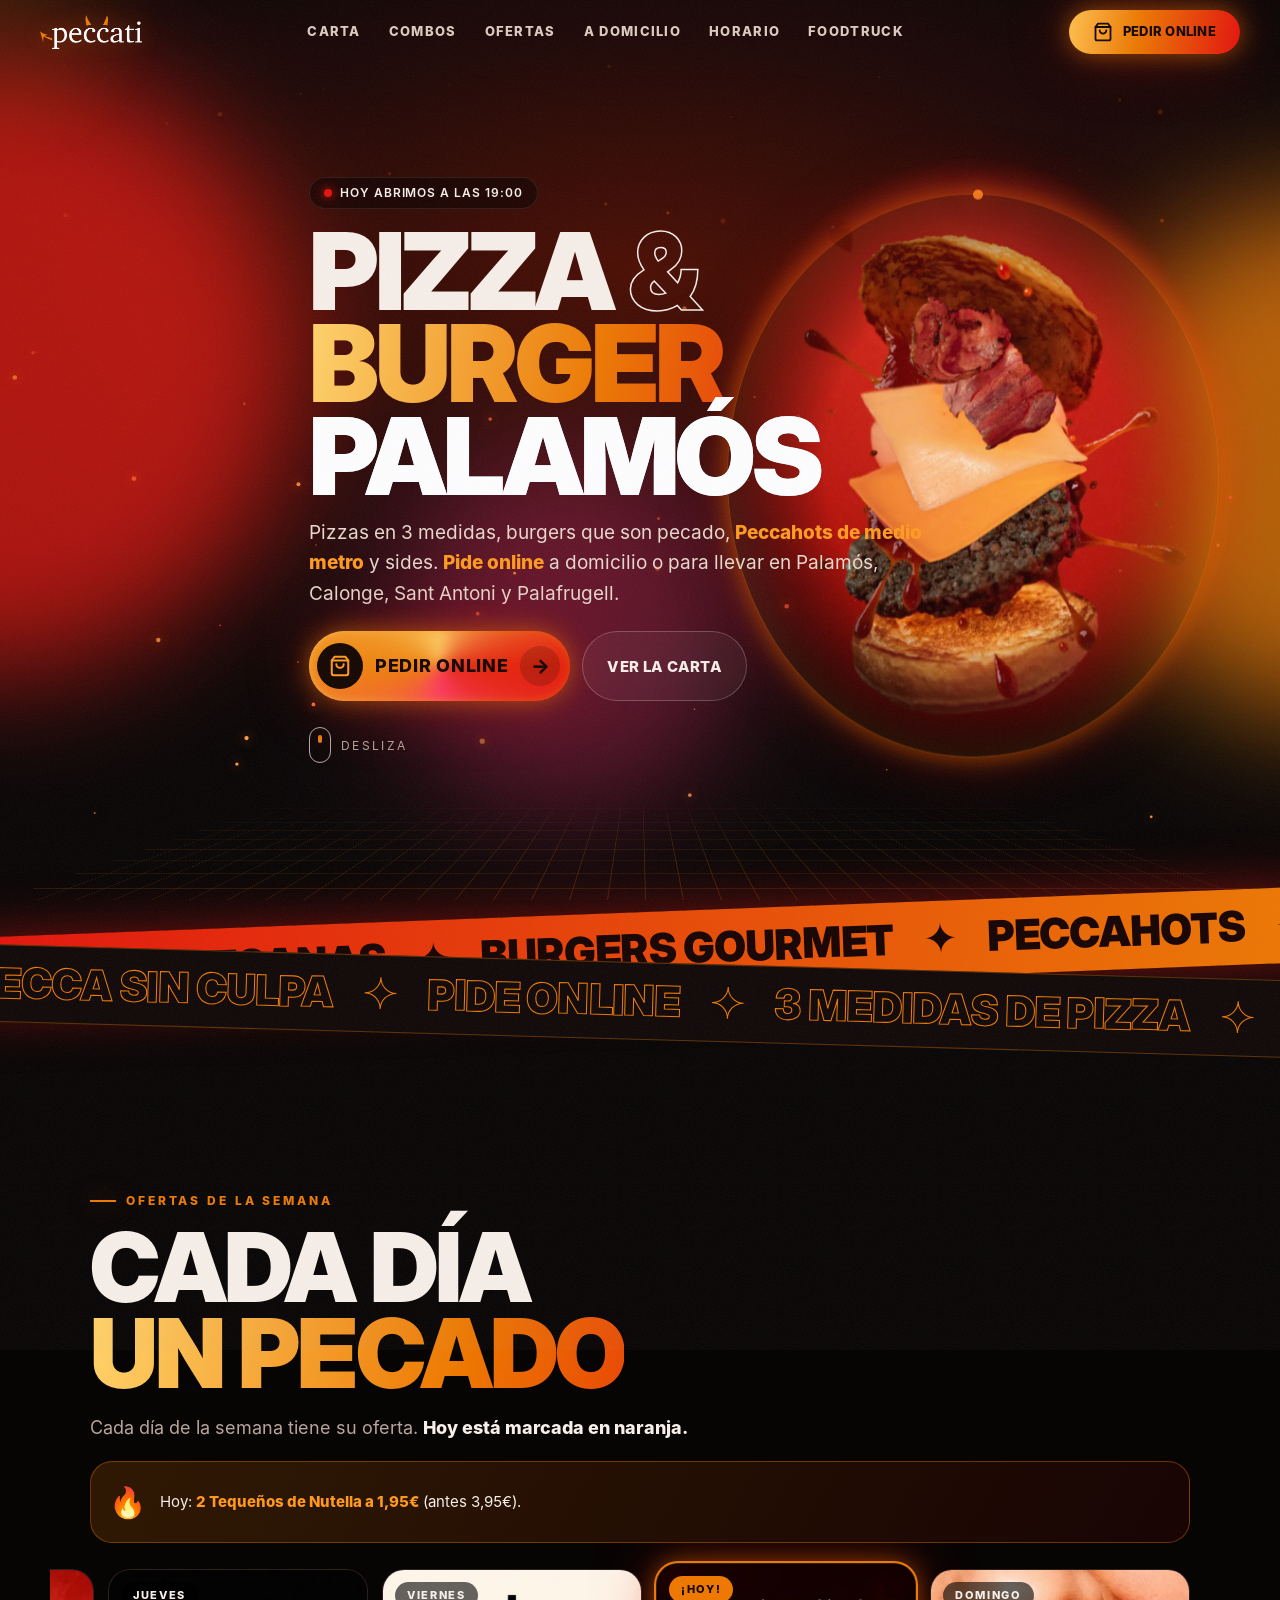
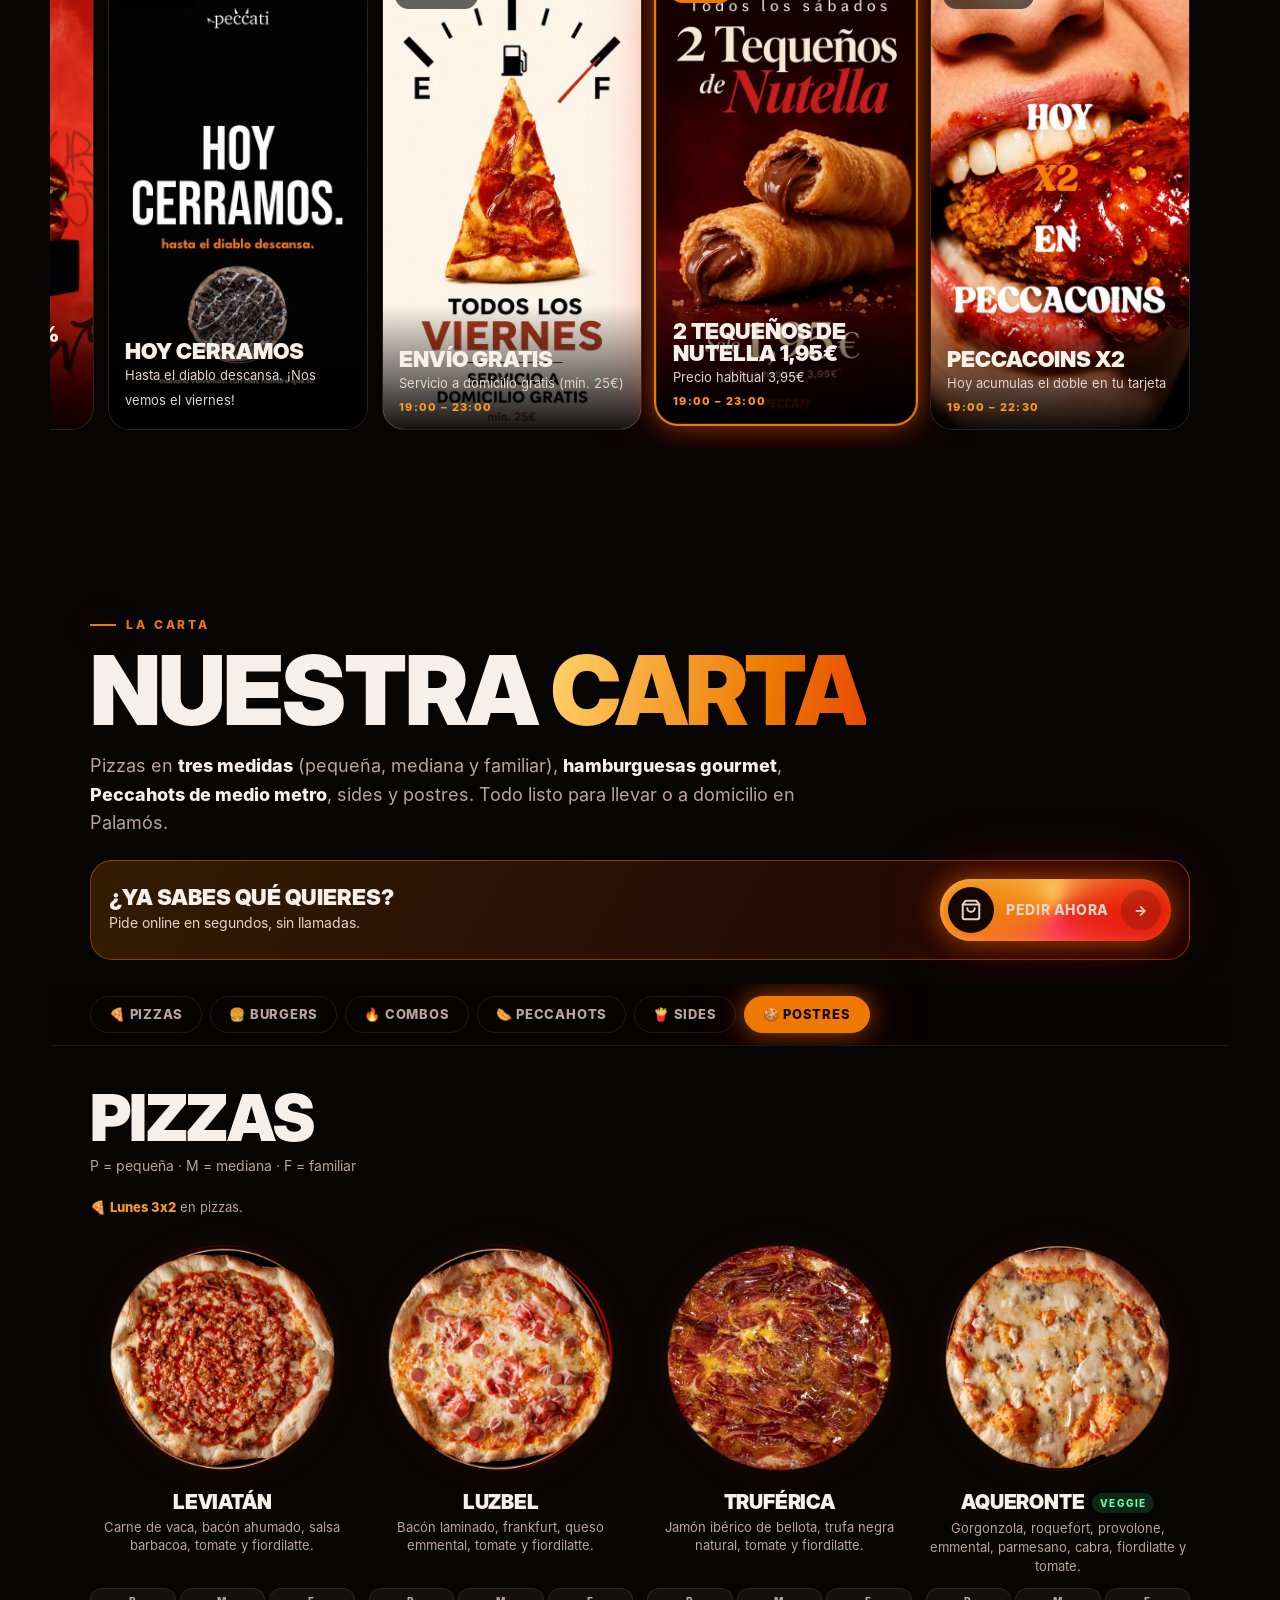
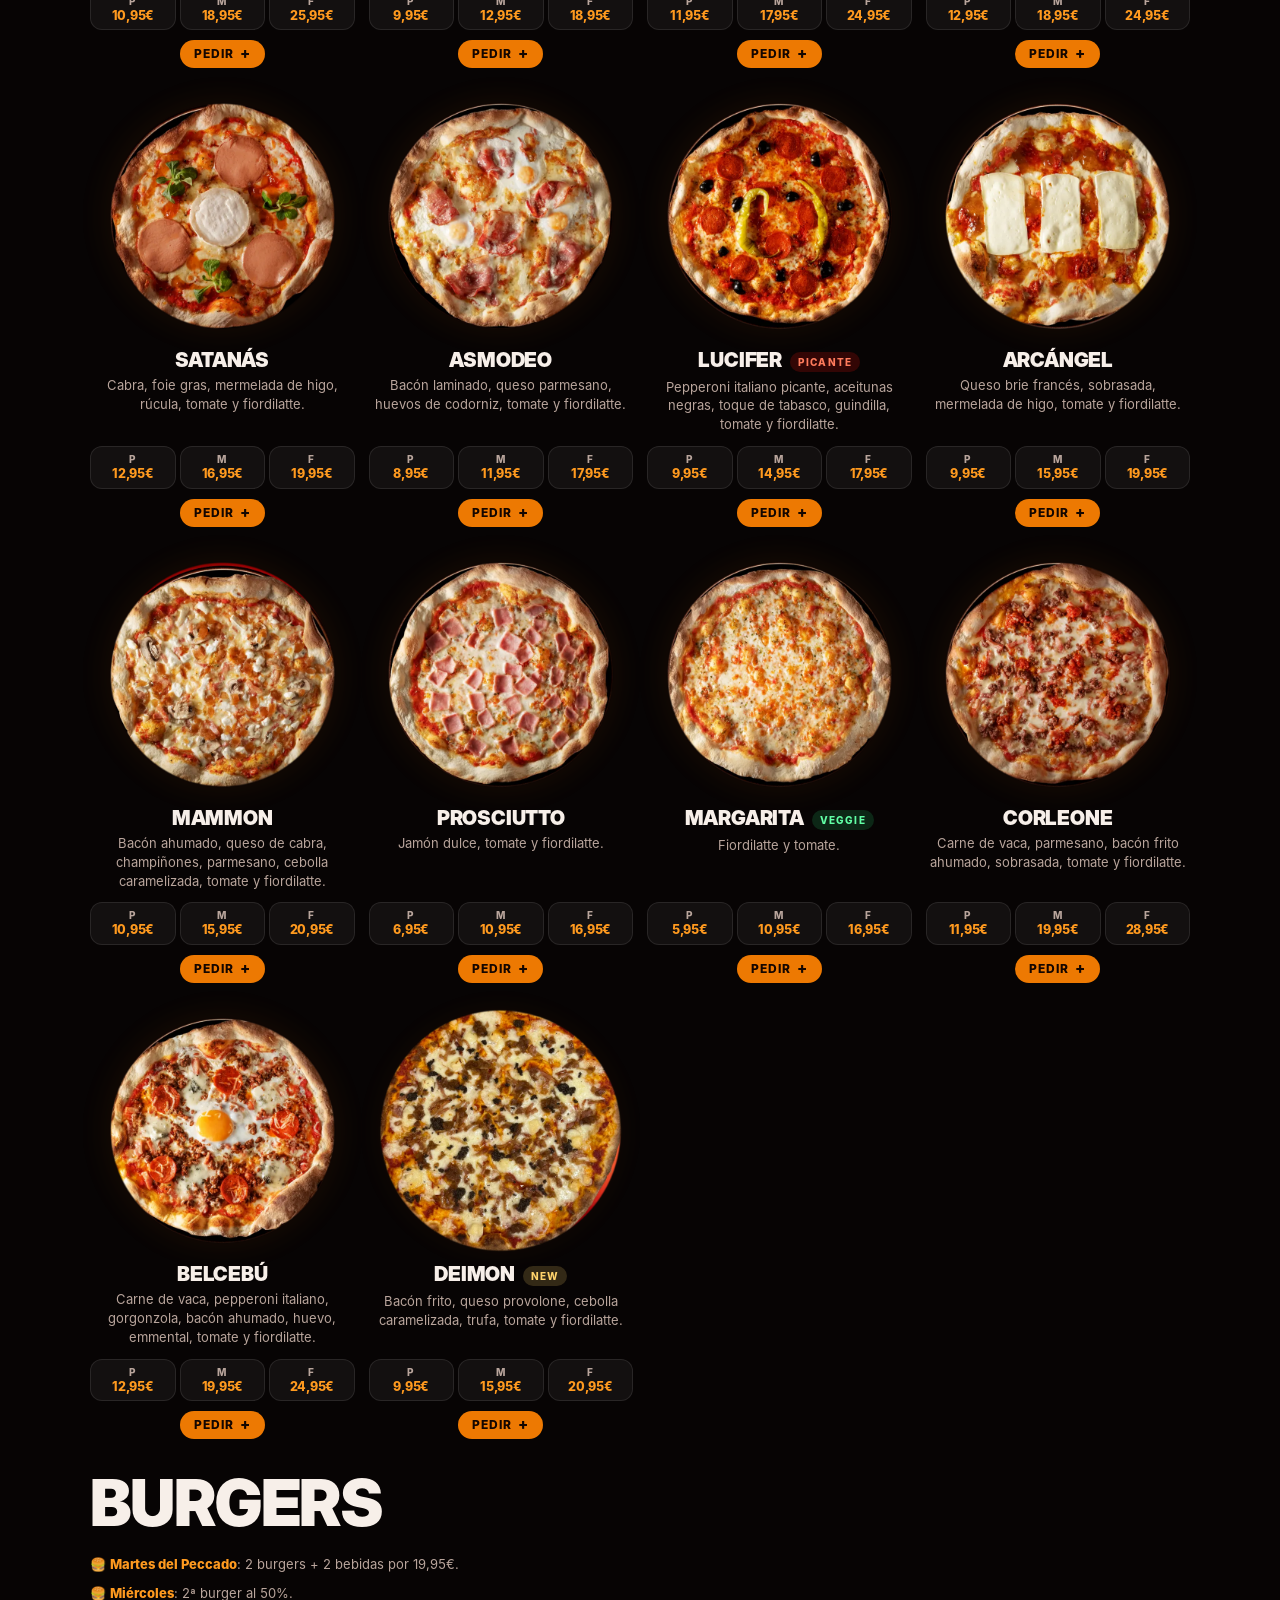
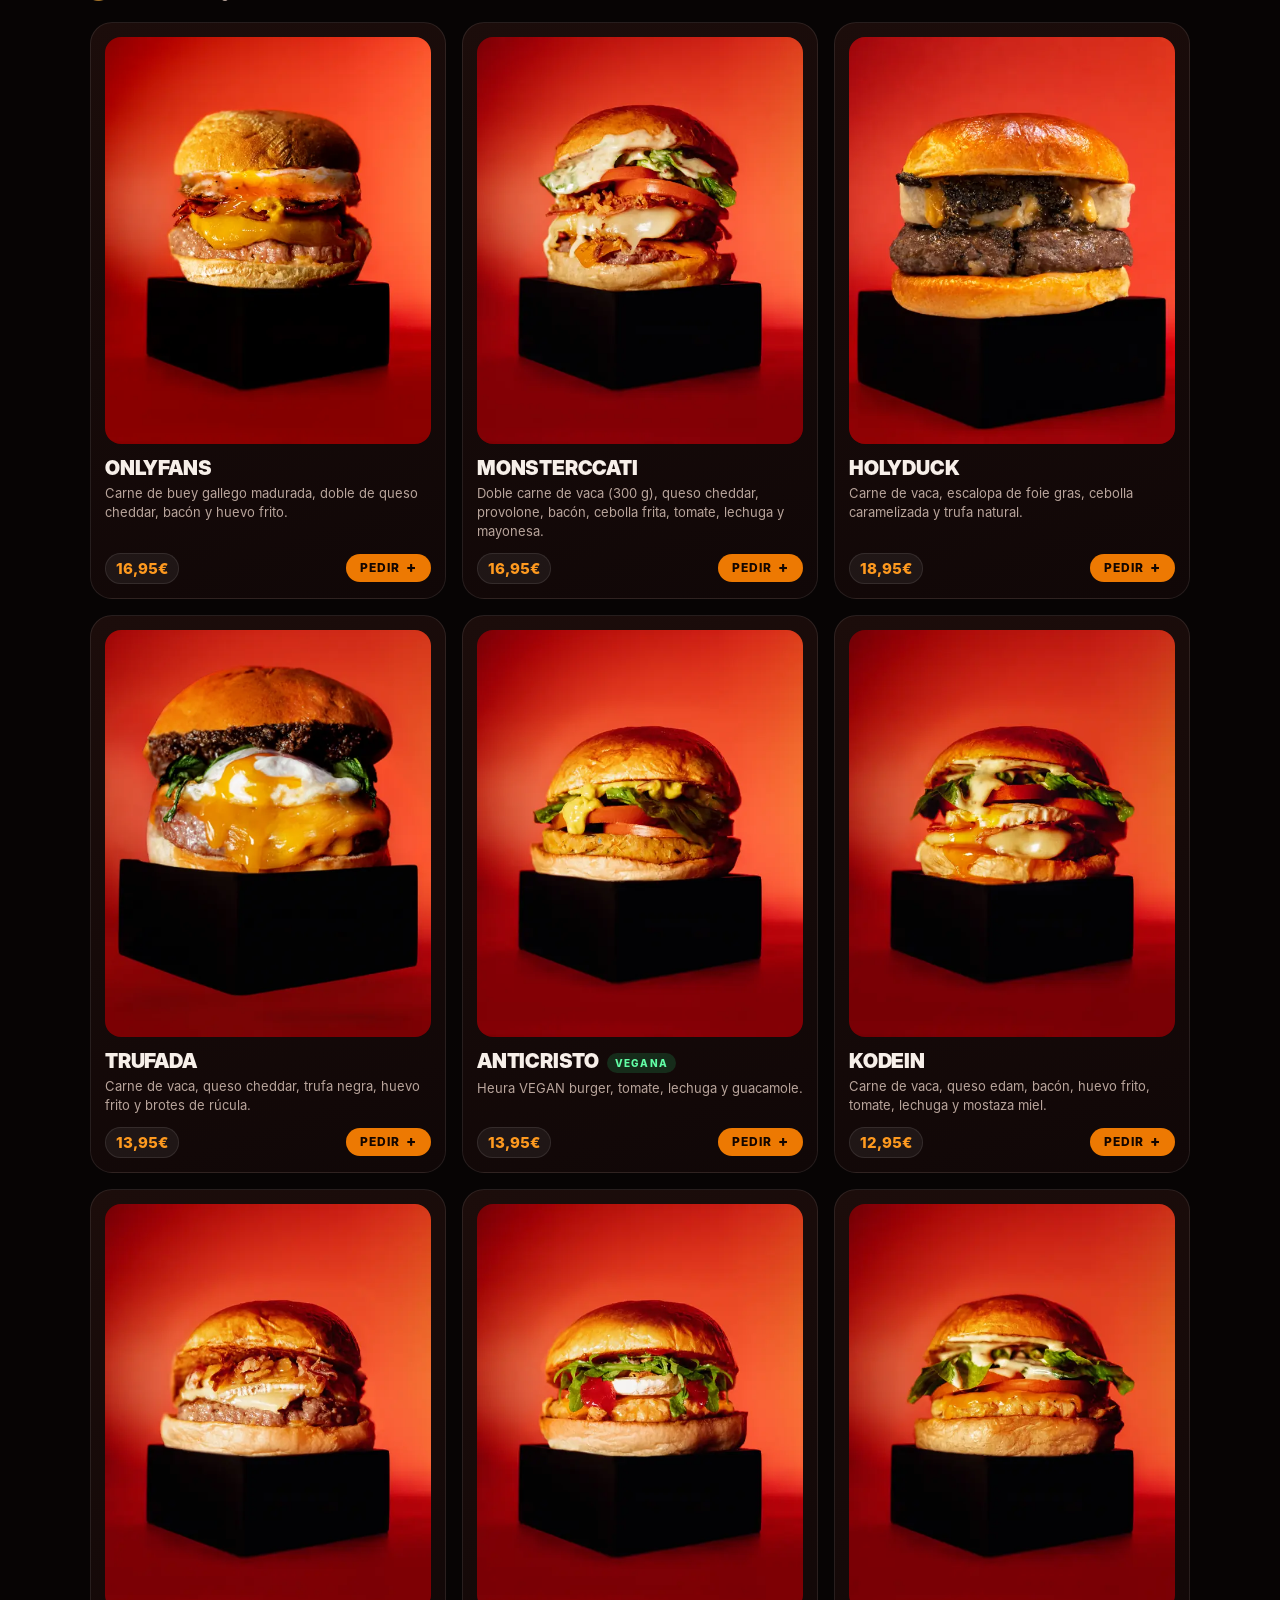
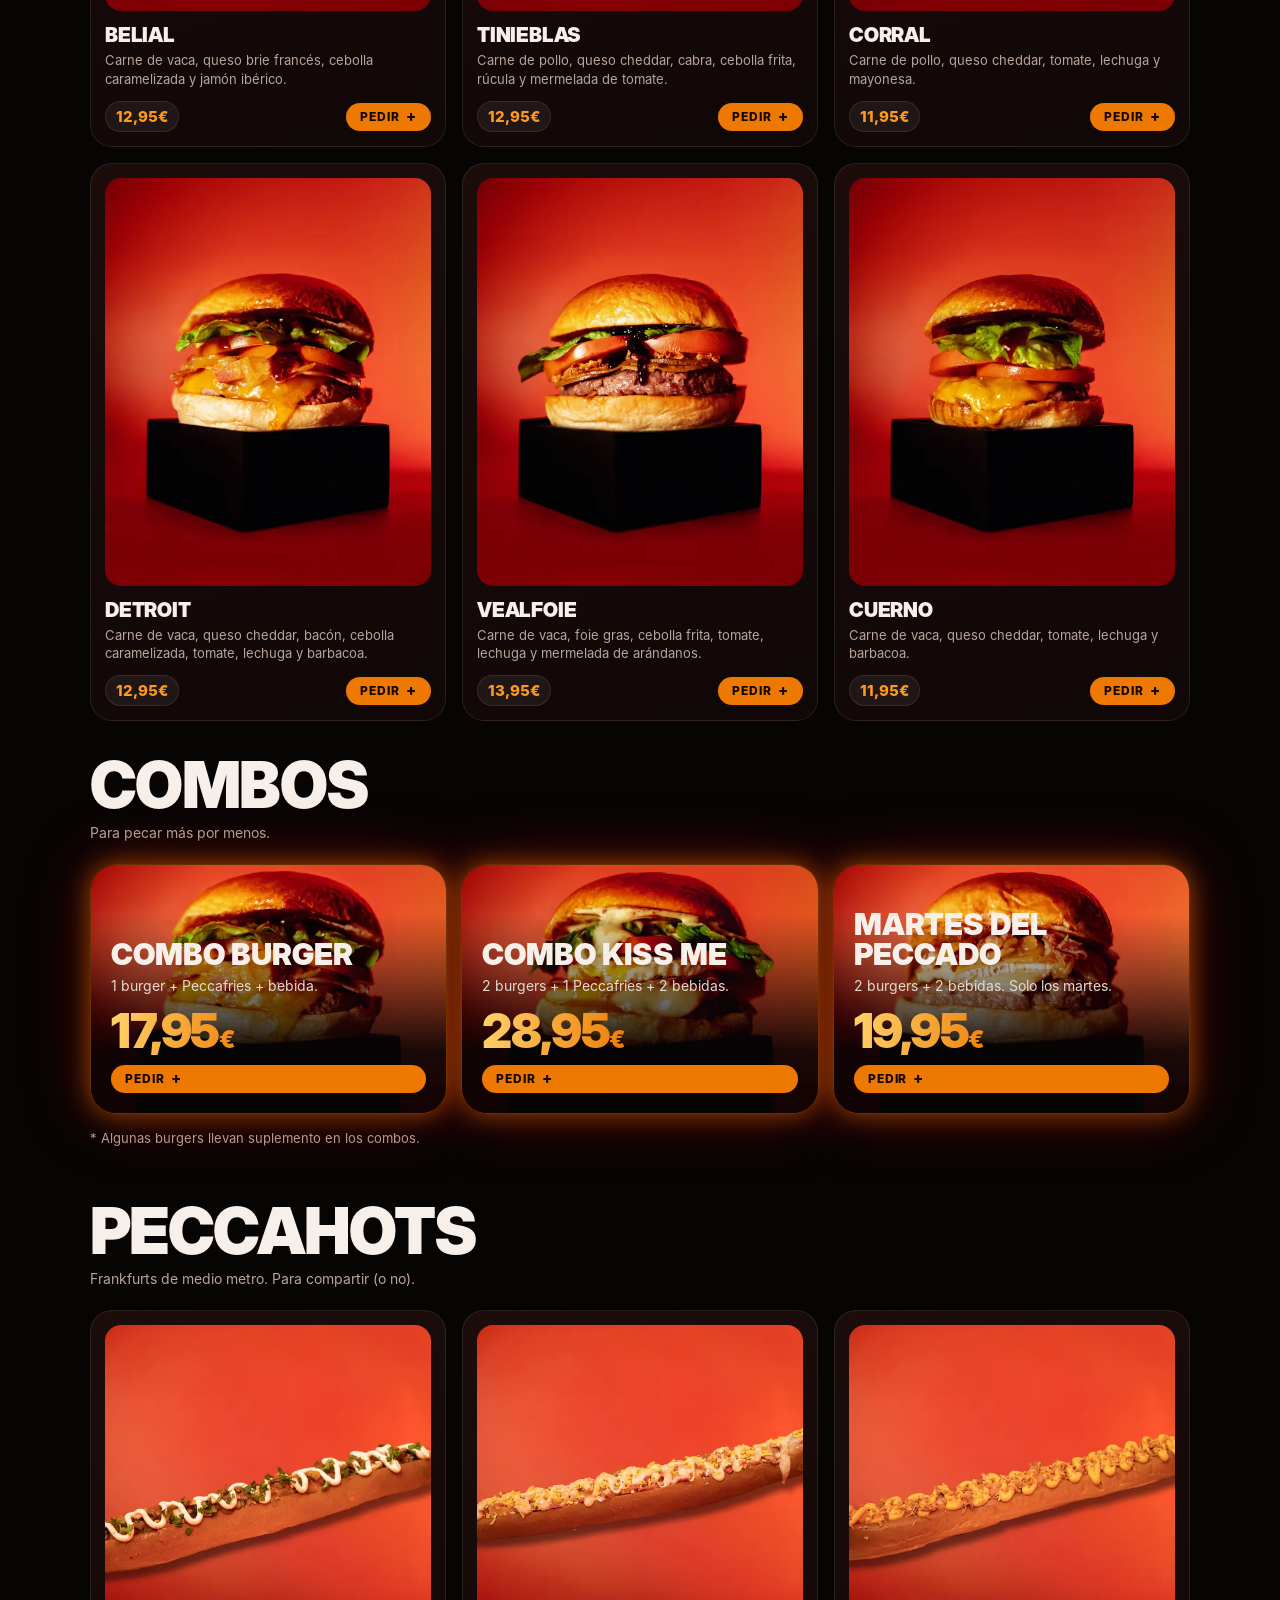
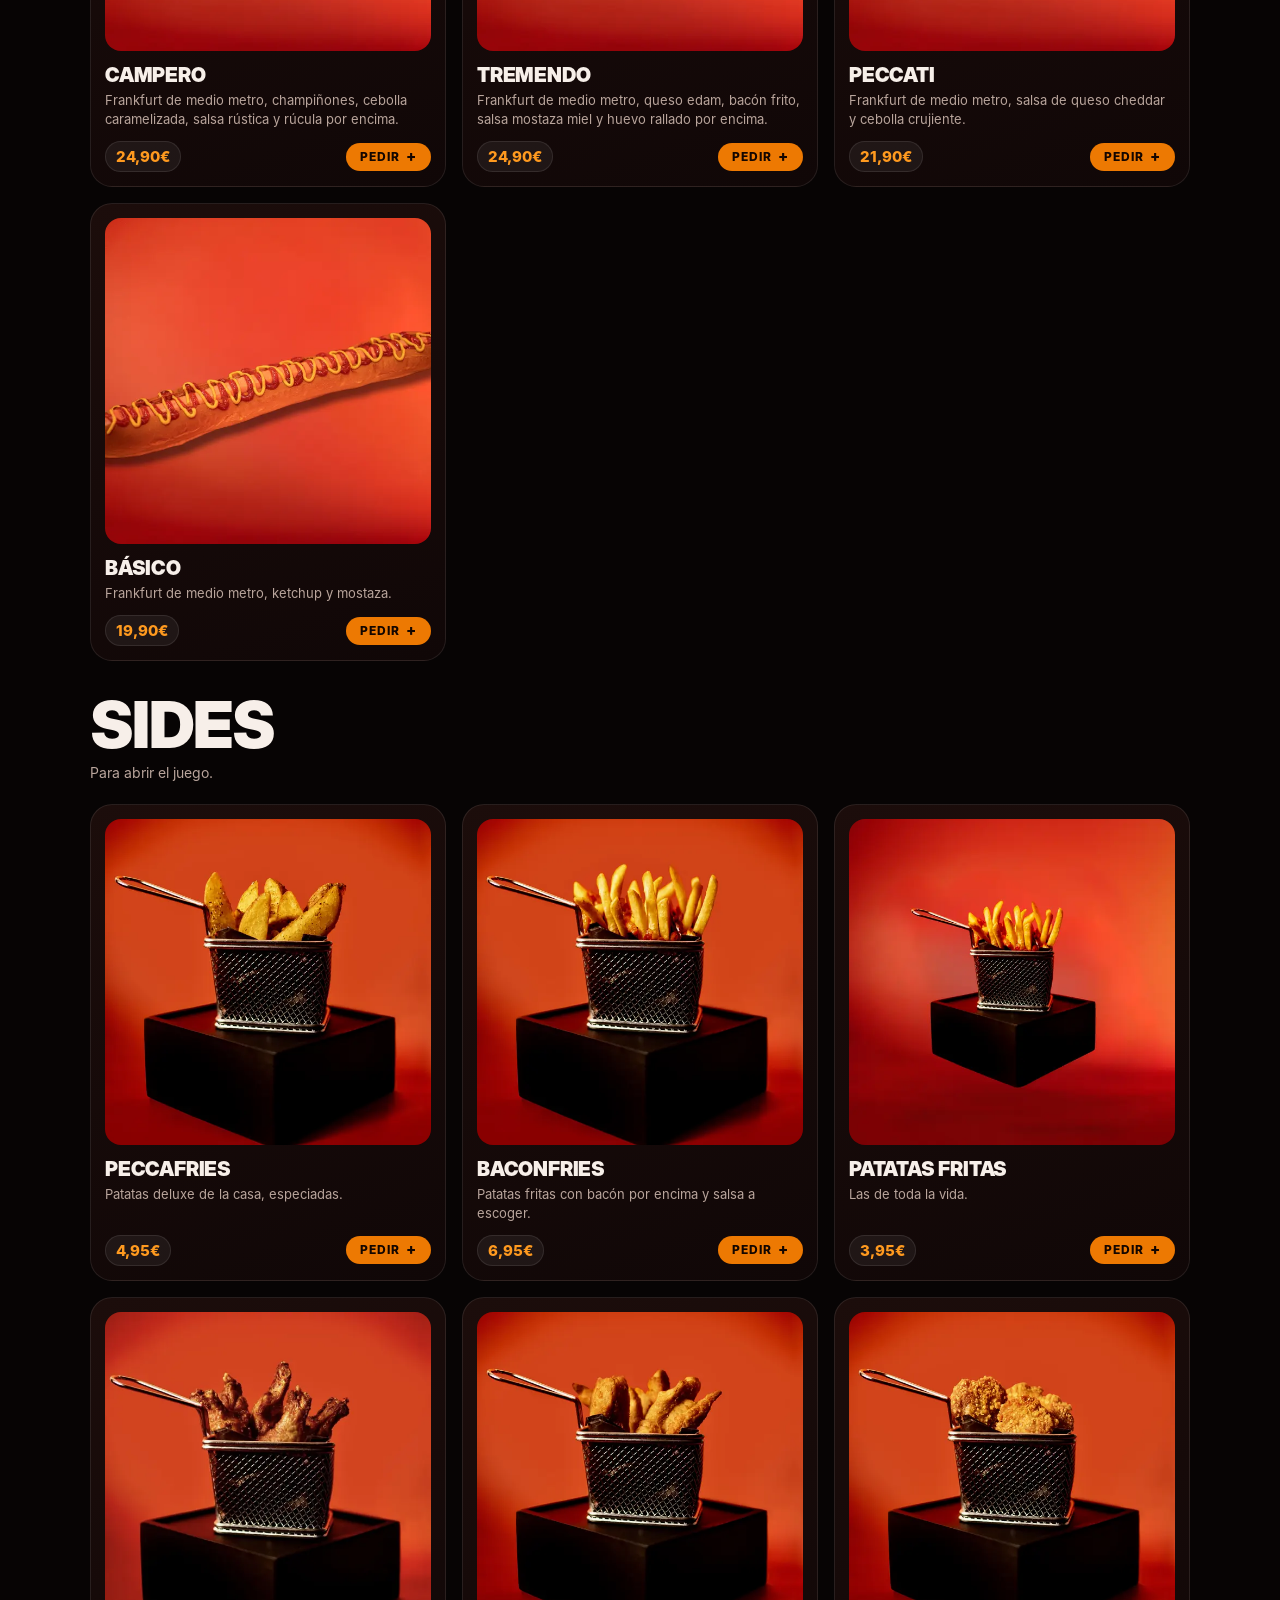
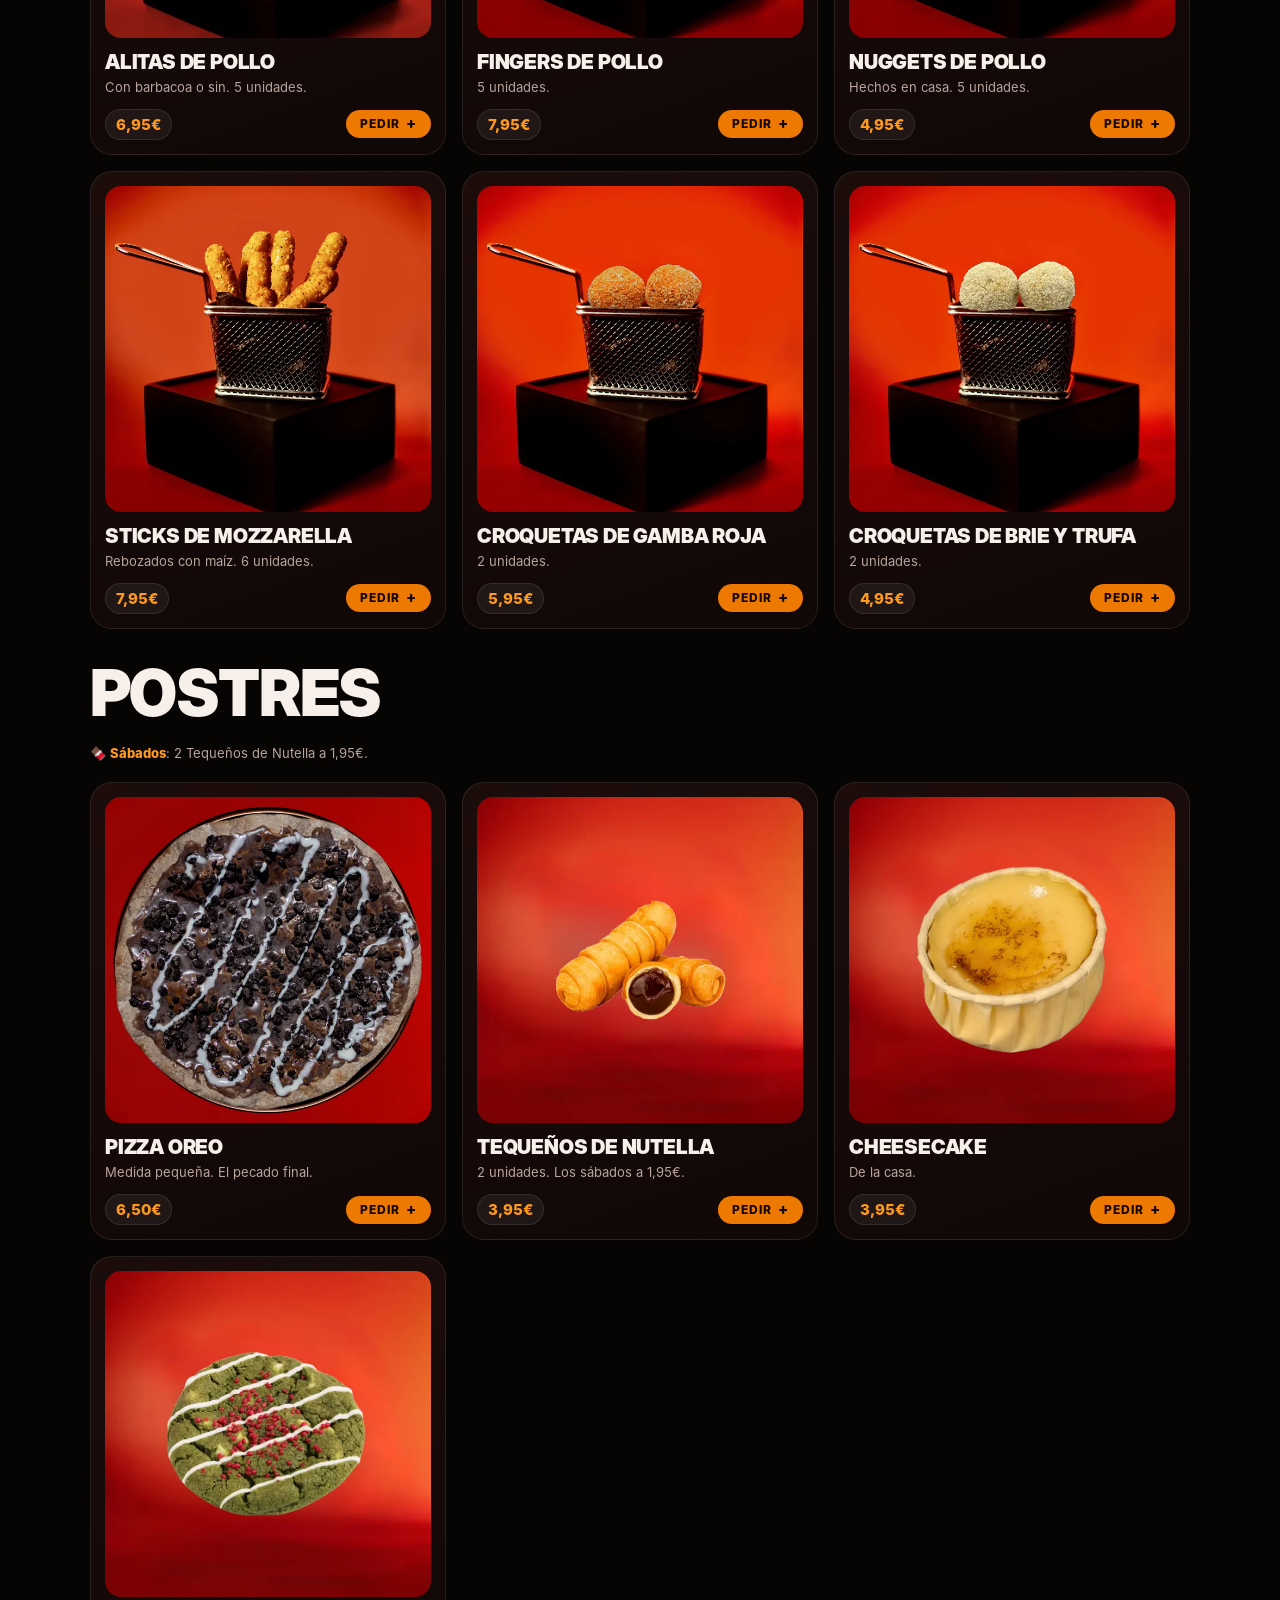
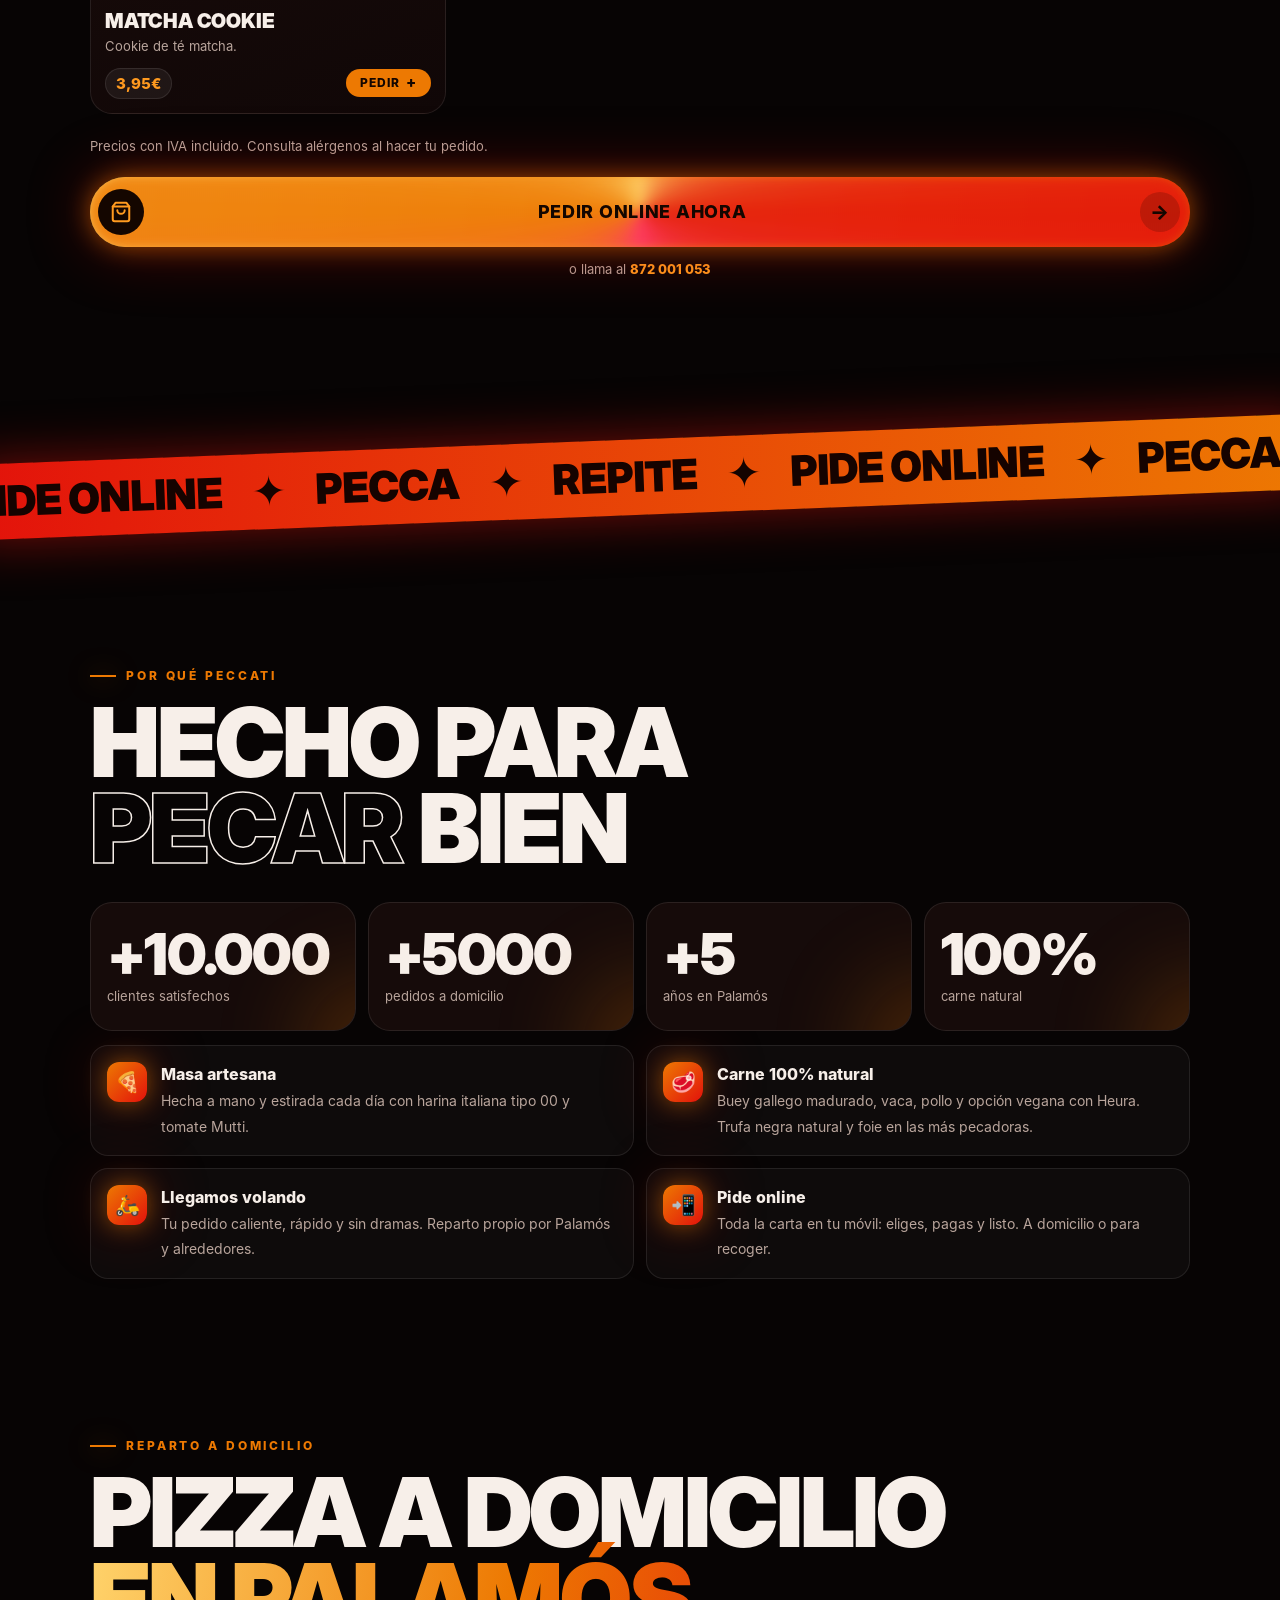
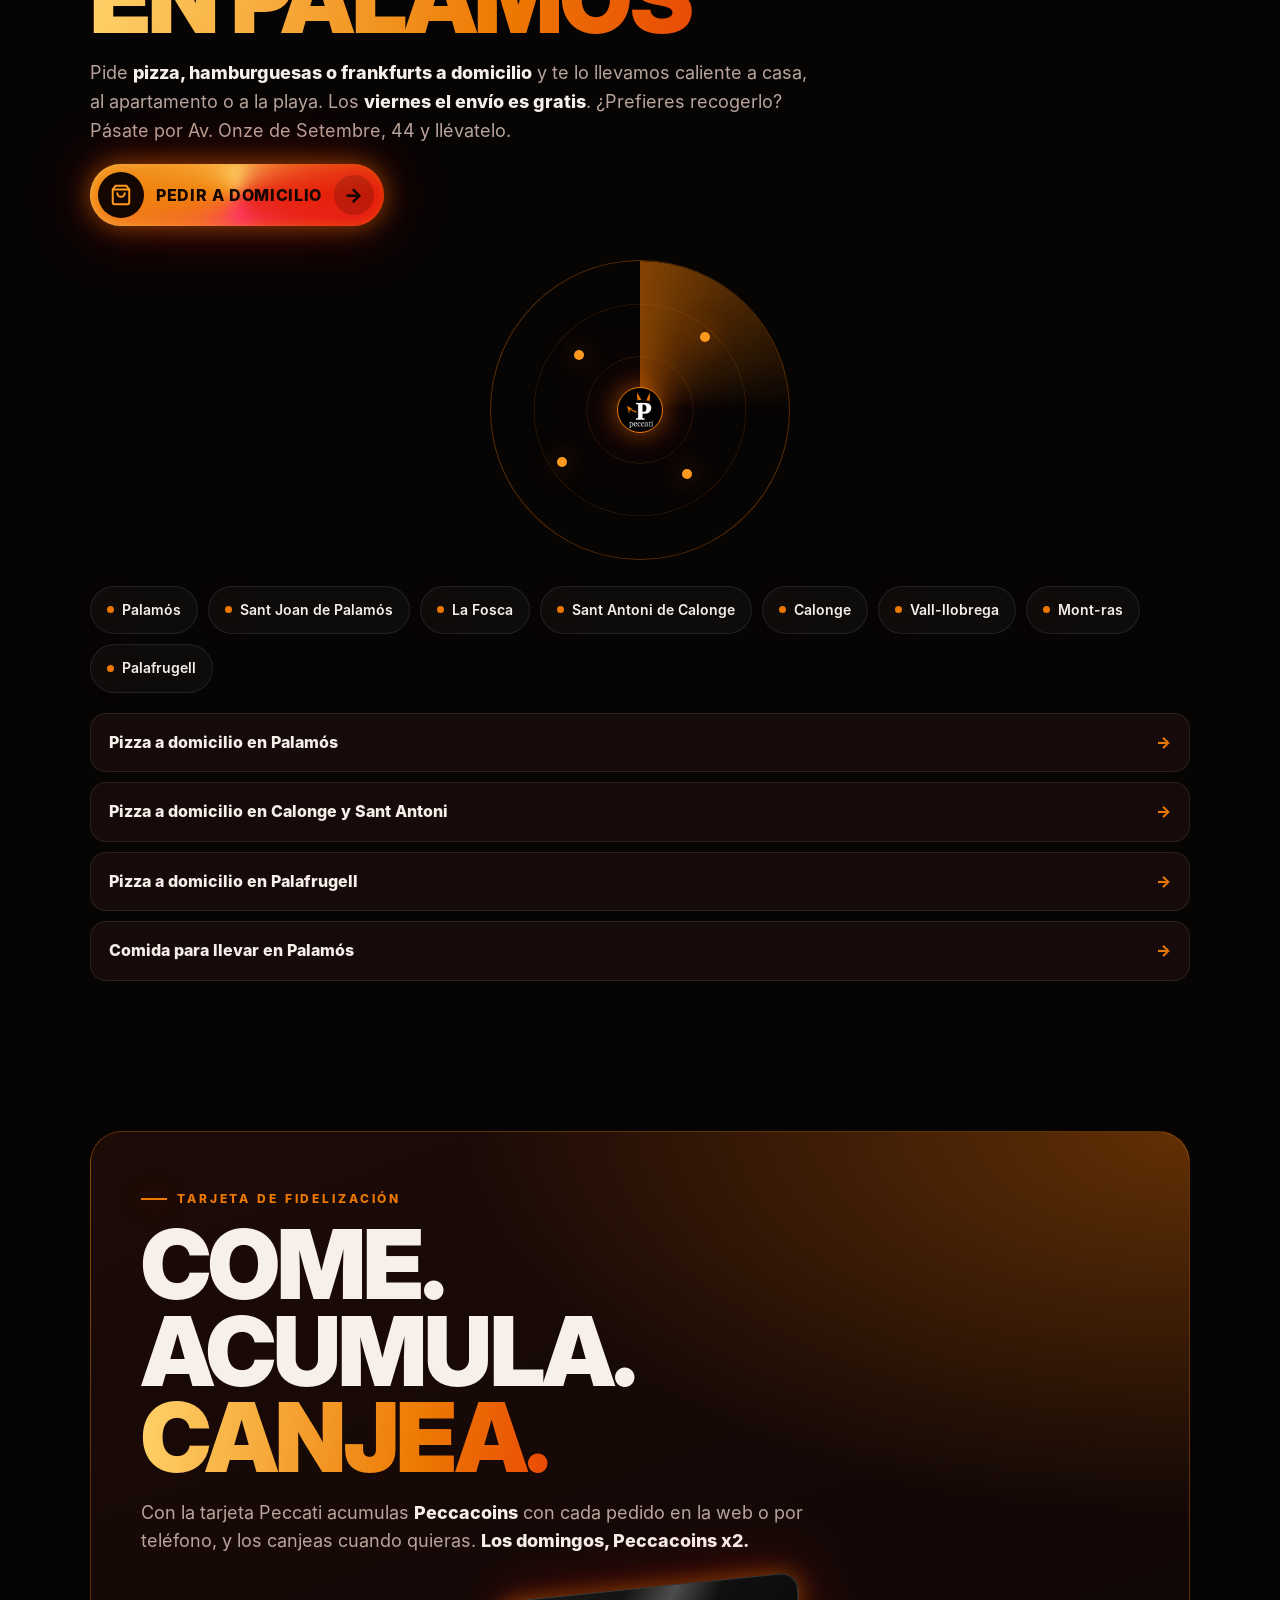
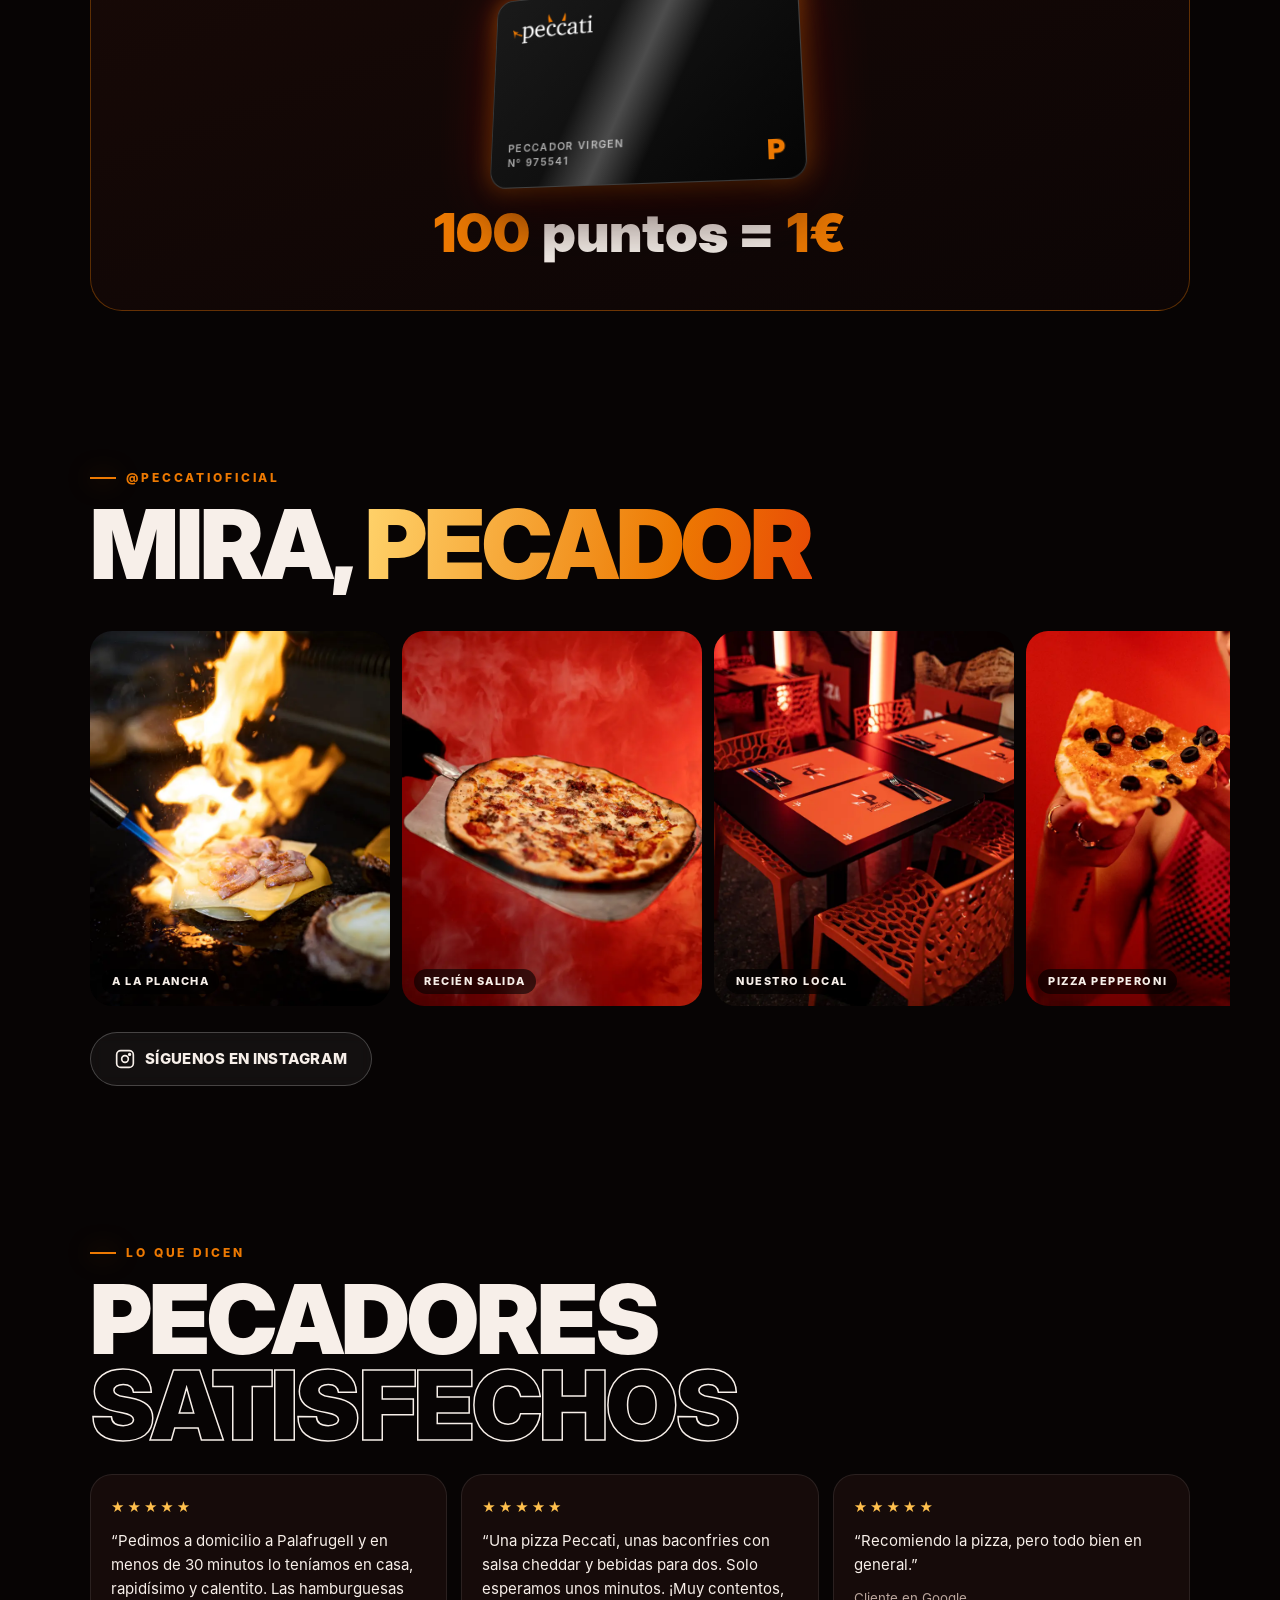
<file: index.html>
<!DOCTYPE html>
<html lang="es">
<head>
<meta charset="utf-8">
<meta name="viewport" content="width=device-width,initial-scale=1,viewport-fit=cover">
<title>Pizza y hamburguesas a domicilio en Palamós | Peccati</title>
<meta name="description" content="Pizzería y hamburguesería en Palamós. Pide online pizzas, burgers y frankfurts a domicilio o para llevar en Palamós, Calonge, Sant Antoni y Palafrugell.">
<meta name="keywords" content="pizza Palamós, pizzeria Palamós, pizza a domicilio Palamós, hamburguesas Palamós, burger Palamós, frankfurt Palamós, hot dog Palamós, comida a domicilio Palamós, comida para llevar Palamós, pizza Calonge, pizza Sant Antoni de Calonge, pizza Palafrugell, pizza a domicili Palamós, hamburgueses Palamós">
<link rel="canonical" href="https://www.peccati.es/">
<meta name="robots" content="index,follow,max-image-preview:large,max-snippet:-1">
<meta name="theme-color" content="#070404">
<meta name="format-detection" content="telephone=yes">
<meta name="geo.region" content="ES-CT">
<meta name="geo.placename" content="Palamós">
<meta property="og:type" content="restaurant">
<meta property="og:locale" content="es_ES">
<meta property="og:site_name" content="Peccati Pizza & Burger">
<meta property="og:title" content="Pizza y hamburguesas a domicilio en Palamós | Peccati">
<meta property="og:description" content="Pizzería y hamburguesería en Palamós. Pide online pizzas, burgers y frankfurts a domicilio o para llevar en Palamós, Calonge, Sant Antoni y Palafrugell.">
<meta property="og:url" content="https://www.peccati.es/">
<meta property="og:image" content="https://www.peccati.es/img/brand/og-peccati.jpg">
<meta property="og:image:width" content="1200"><meta property="og:image:height" content="630">
<meta name="twitter:card" content="summary_large_image">
<link rel="icon" href="/favicon.ico" sizes="any">
<link rel="icon" type="image/png" sizes="32x32" href="/img/brand/favicon-32x32.png">
<link rel="icon" type="image/png" sizes="192x192" href="/img/brand/android-icon-192x192.png">
<link rel="apple-touch-icon" sizes="180x180" href="/img/brand/apple-icon-180x180.png">
<link rel="manifest" href="/manifest.webmanifest">
<link rel="preload" href="/assets/fonts/display-black.woff" as="font" type="font/woff" crossorigin>
<link rel="preload" as="image" href="/img/galeria/hero.webp" fetchpriority="high">
<link rel="stylesheet" href="/assets/css/style.css?v=5">
<script type="application/ld+json">{"@context":"https://schema.org","@graph":[{"@type":["Restaurant","FastFoodRestaurant"],"@id":"https://www.peccati.es/#restaurant","name":"Peccati Pizza & Burger","alternateName":["Peccati","Peccati Palamós","Pizzeria Peccati"],"description":"Pizzería y hamburguesería en Palamós. Pizzas en tres medidas, hamburguesas gourmet, Peccahots (frankfurts de medio metro) y sides. Pedidos online, a domicilio y para llevar en Palamós, Calonge, Sant Antoni, Vall-llobrega, Mont-ras y Palafrugell.","url":"https://www.peccati.es/","telephone":"+34872001053","email":"info@peccati.es","image":["https://www.peccati.es/img/brand/og-peccati.jpg","https://www.peccati.es/img/galeria/hero.webp","https://www.peccati.es/img/galeria/7408.webp"],"logo":"https://www.peccati.es/img/brand/logo-stack.png","priceRange":"€€","servesCuisine":["Pizza","Hamburguesas","Hot dogs","Comida americana","Comida italiana"],"address":{"@type":"PostalAddress","streetAddress":"Avinguda Onze de Setembre, 44","addressLocality":"Palamós","postalCode":"17230","addressRegion":"Girona","addressCountry":"ES"},"hasMap":"https://www.google.com/maps/search/?api=1&query=Peccati+Pizza+%26+Burger+Av.+Onze+de+Setembre+44+17230+Palam%C3%B3s","areaServed":[{"@type":"City","name":"Palamós"},{"@type":"City","name":"Sant Joan de Palamós"},{"@type":"City","name":"La Fosca"},{"@type":"City","name":"Sant Antoni de Calonge"},{"@type":"City","name":"Calonge"},{"@type":"City","name":"Vall-llobrega"},{"@type":"City","name":"Mont-ras"},{"@type":"City","name":"Palafrugell"}],"openingHoursSpecification":[{"@type":"OpeningHoursSpecification","dayOfWeek":["Monday","Tuesday","Wednesday"],"opens":"19:00","closes":"22:15"},{"@type":"OpeningHoursSpecification","dayOfWeek":["Friday","Saturday"],"opens":"19:00","closes":"23:00"},{"@type":"OpeningHoursSpecification","dayOfWeek":["Sunday"],"opens":"19:00","closes":"22:30"}],"acceptsReservations":"False","currenciesAccepted":"EUR","sameAs":["https://www.instagram.com/peccatioficial/","https://www.just-eat.es/restaurants-peccati-pizza-burger-palamos","https://www.tripadvisor.com/Restaurant_Review-g663680-d27344027-Reviews-Peccati_Pizza_burger-Palamos_Province_of_Girona_Catalonia.html"],"potentialAction":{"@type":"OrderAction","target":{"@type":"EntryPoint","urlTemplate":"https://peccati-pizza-burger.kivly.store/menu/6a0c73a825fbab1417b7fc30?tab=carta","inLanguage":"es","actionPlatform":["http://schema.org/MobileWebPlatform","http://schema.org/DesktopWebPlatform"]},"deliveryMethod":["http://purl.org/goodrelations/v1#DeliveryModeOwnFleet","http://purl.org/goodrelations/v1#DeliveryModePickUp"]},"hasMenu":{"@type":"Menu","name":"Carta Peccati Pizza & Burger","url":"https://www.peccati.es/#carta","inLanguage":"es","hasMenuSection":[{"@type":"MenuSection","name":"Pizzas","description":"Tres medidas: pequeña, mediana y familiar","hasMenuItem":[{"@type":"MenuItem","name":"Pizza Leviatán","description":"Carne de vaca, bacón ahumado, salsa barbacoa, tomate y fiordilatte.","offers":[{"@type":"Offer","price":"10.95","priceCurrency":"EUR","name":"Pequeña"},{"@type":"Offer","price":"18.95","priceCurrency":"EUR","name":"Mediana"},{"@type":"Offer","price":"25.95","priceCurrency":"EUR","name":"Familiar"}]},{"@type":"MenuItem","name":"Pizza Luzbel","description":"Bacón laminado, frankfurt, queso emmental, tomate y fiordilatte.","offers":[{"@type":"Offer","price":"9.95","priceCurrency":"EUR","name":"Pequeña"},{"@type":"Offer","price":"12.95","priceCurrency":"EUR","name":"Mediana"},{"@type":"Offer","price":"18.95","priceCurrency":"EUR","name":"Familiar"}]},{"@type":"MenuItem","name":"Pizza Truférica","description":"Jamón ibérico de bellota, trufa negra natural, tomate y fiordilatte.","offers":[{"@type":"Offer","price":"11.95","priceCurrency":"EUR","name":"Pequeña"},{"@type":"Offer","price":"17.95","priceCurrency":"EUR","name":"Mediana"},{"@type":"Offer","price":"24.95","priceCurrency":"EUR","name":"Familiar"}]},{"@type":"MenuItem","name":"Pizza Aqueronte","description":"Gorgonzola, roquefort, provolone, emmental, parmesano, cabra, fiordilatte y tomate.","offers":[{"@type":"Offer","price":"12.95","priceCurrency":"EUR","name":"Pequeña"},{"@type":"Offer","price":"18.95","priceCurrency":"EUR","name":"Mediana"},{"@type":"Offer","price":"24.95","priceCurrency":"EUR","name":"Familiar"}]},{"@type":"MenuItem","name":"Pizza Satanás","description":"Cabra, foie gras, mermelada de higo, rúcula, tomate y fiordilatte.","offers":[{"@type":"Offer","price":"12.95","priceCurrency":"EUR","name":"Pequeña"},{"@type":"Offer","price":"16.95","priceCurrency":"EUR","name":"Mediana"},{"@type":"Offer","price":"19.95","priceCurrency":"EUR","name":"Familiar"}]},{"@type":"MenuItem","name":"Pizza Asmodeo","description":"Bacón laminado, queso parmesano, huevos de codorniz, tomate y fiordilatte.","offers":[{"@type":"Offer","price":"8.95","priceCurrency":"EUR","name":"Pequeña"},{"@type":"Offer","price":"11.95","priceCurrency":"EUR","name":"Mediana"},{"@type":"Offer","price":"17.95","priceCurrency":"EUR","name":"Familiar"}]},{"@type":"MenuItem","name":"Pizza Lucifer","description":"Pepperoni italiano picante, aceitunas negras, toque de tabasco, guindilla, tomate y fiordilatte.","offers":[{"@type":"Offer","price":"9.95","priceCurrency":"EUR","name":"Pequeña"},{"@type":"Offer","price":"14.95","priceCurrency":"EUR","name":"Mediana"},{"@type":"Offer","price":"17.95","priceCurrency":"EUR","name":"Familiar"}]},{"@type":"MenuItem","name":"Pizza Arcángel","description":"Queso brie francés, sobrasada, mermelada de higo, tomate y fiordilatte.","offers":[{"@type":"Offer","price":"9.95","priceCurrency":"EUR","name":"Pequeña"},{"@type":"Offer","price":"15.95","priceCurrency":"EUR","name":"Mediana"},{"@type":"Offer","price":"19.95","priceCurrency":"EUR","name":"Familiar"}]},{"@type":"MenuItem","name":"Pizza Mammon","description":"Bacón ahumado, queso de cabra, champiñones, parmesano, cebolla caramelizada, tomate y fiordilatte.","offers":[{"@type":"Offer","price":"10.95","priceCurrency":"EUR","name":"Pequeña"},{"@type":"Offer","price":"15.95","priceCurrency":"EUR","name":"Mediana"},{"@type":"Offer","price":"20.95","priceCurrency":"EUR","name":"Familiar"}]},{"@type":"MenuItem","name":"Pizza Prosciutto","description":"Jamón dulce, tomate y fiordilatte.","offers":[{"@type":"Offer","price":"6.95","priceCurrency":"EUR","name":"Pequeña"},{"@type":"Offer","price":"10.95","priceCurrency":"EUR","name":"Mediana"},{"@type":"Offer","price":"16.95","priceCurrency":"EUR","name":"Familiar"}]},{"@type":"MenuItem","name":"Pizza Margarita","description":"Fiordilatte y tomate.","offers":[{"@type":"Offer","price":"5.95","priceCurrency":"EUR","name":"Pequeña"},{"@type":"Offer","price":"10.95","priceCurrency":"EUR","name":"Mediana"},{"@type":"Offer","price":"16.95","priceCurrency":"EUR","name":"Familiar"}]},{"@type":"MenuItem","name":"Pizza Corleone","description":"Carne de vaca, parmesano, bacón frito ahumado, sobrasada, tomate y fiordilatte.","offers":[{"@type":"Offer","price":"11.95","priceCurrency":"EUR","name":"Pequeña"},{"@type":"Offer","price":"19.95","priceCurrency":"EUR","name":"Mediana"},{"@type":"Offer","price":"28.95","priceCurrency":"EUR","name":"Familiar"}]},{"@type":"MenuItem","name":"Pizza Belcebú","description":"Carne de vaca, pepperoni italiano, gorgonzola, bacón ahumado, huevo, emmental, tomate y fiordilatte.","offers":[{"@type":"Offer","price":"12.95","priceCurrency":"EUR","name":"Pequeña"},{"@type":"Offer","price":"19.95","priceCurrency":"EUR","name":"Mediana"},{"@type":"Offer","price":"24.95","priceCurrency":"EUR","name":"Familiar"}]},{"@type":"MenuItem","name":"Pizza Deimon","description":"Bacón frito, queso provolone, cebolla caramelizada, trufa, tomate y fiordilatte.","offers":[{"@type":"Offer","price":"9.95","priceCurrency":"EUR","name":"Pequeña"},{"@type":"Offer","price":"15.95","priceCurrency":"EUR","name":"Mediana"},{"@type":"Offer","price":"20.95","priceCurrency":"EUR","name":"Familiar"}]}]},{"@type":"MenuSection","name":"Hamburguesas","hasMenuItem":[{"@type":"MenuItem","name":"Burger Onlyfans","description":"Carne de buey gallego madurada, doble de queso cheddar, bacón y huevo frito.","offers":{"@type":"Offer","price":"16.95","priceCurrency":"EUR"}},{"@type":"MenuItem","name":"Burger Monsterccati","description":"Doble carne de vaca (300 g), queso cheddar, provolone, bacón, cebolla frita, tomate, lechuga y mayonesa.","offers":{"@type":"Offer","price":"16.95","priceCurrency":"EUR"}},{"@type":"MenuItem","name":"Burger HolyDuck","description":"Carne de vaca, escalopa de foie gras, cebolla caramelizada y trufa natural.","offers":{"@type":"Offer","price":"18.95","priceCurrency":"EUR"}},{"@type":"MenuItem","name":"Burger Trufada","description":"Carne de vaca, queso cheddar, trufa negra, huevo frito y brotes de rúcula.","offers":{"@type":"Offer","price":"13.95","priceCurrency":"EUR"}},{"@type":"MenuItem","name":"Burger Anticristo","description":"Heura VEGAN burger, tomate, lechuga y guacamole.","offers":{"@type":"Offer","price":"13.95","priceCurrency":"EUR"},"suitableForDiet":"https://schema.org/VeganDiet"},{"@type":"MenuItem","name":"Burger Kodein","description":"Carne de vaca, queso edam, bacón, huevo frito, tomate, lechuga y mostaza miel.","offers":{"@type":"Offer","price":"12.95","priceCurrency":"EUR"}},{"@type":"MenuItem","name":"Burger Belial","description":"Carne de vaca, queso brie francés, cebolla caramelizada y jamón ibérico.","offers":{"@type":"Offer","price":"12.95","priceCurrency":"EUR"}},{"@type":"MenuItem","name":"Burger Tinieblas","description":"Carne de pollo, queso cheddar, cabra, cebolla frita, rúcula y mermelada de tomate.","offers":{"@type":"Offer","price":"12.95","priceCurrency":"EUR"}},{"@type":"MenuItem","name":"Burger Corral","description":"Carne de pollo, queso cheddar, tomate, lechuga y mayonesa.","offers":{"@type":"Offer","price":"11.95","priceCurrency":"EUR"}},{"@type":"MenuItem","name":"Burger Detroit","description":"Carne de vaca, queso cheddar, bacón, cebolla caramelizada, tomate, lechuga y barbacoa.","offers":{"@type":"Offer","price":"12.95","priceCurrency":"EUR"}},{"@type":"MenuItem","name":"Burger Vealfoie","description":"Carne de vaca, foie gras, cebolla frita, tomate, lechuga y mermelada de arándanos.","offers":{"@type":"Offer","price":"13.95","priceCurrency":"EUR"}},{"@type":"MenuItem","name":"Burger Cuerno","description":"Carne de vaca, queso cheddar, tomate, lechuga y barbacoa.","offers":{"@type":"Offer","price":"11.95","priceCurrency":"EUR"}}]},{"@type":"MenuSection","name":"Combos","hasMenuItem":[{"@type":"MenuItem","name":"Combo Burger","description":"1 burger + Peccafries + bebida.","offers":{"@type":"Offer","price":"17.95","priceCurrency":"EUR"}},{"@type":"MenuItem","name":"Combo Kiss Me","description":"2 burgers + 1 Peccafries + 2 bebidas.","offers":{"@type":"Offer","price":"28.95","priceCurrency":"EUR"}},{"@type":"MenuItem","name":"Martes del Peccado","description":"2 burgers + 2 bebidas. Solo los martes.","offers":{"@type":"Offer","price":"19.95","priceCurrency":"EUR"}}]},{"@type":"MenuSection","name":"Peccahots (frankfurts de medio metro)","hasMenuItem":[{"@type":"MenuItem","name":"Peccahot Campero","description":"Frankfurt de medio metro, champiñones, cebolla caramelizada, salsa rústica y rúcula por encima.","offers":{"@type":"Offer","price":"24.90","priceCurrency":"EUR"}},{"@type":"MenuItem","name":"Peccahot Tremendo","description":"Frankfurt de medio metro, queso edam, bacón frito, salsa mostaza miel y huevo rallado por encima.","offers":{"@type":"Offer","price":"24.90","priceCurrency":"EUR"}},{"@type":"MenuItem","name":"Peccahot Peccati","description":"Frankfurt de medio metro, salsa de queso cheddar y cebolla crujiente.","offers":{"@type":"Offer","price":"21.90","priceCurrency":"EUR"}},{"@type":"MenuItem","name":"Peccahot Básico","description":"Frankfurt de medio metro, ketchup y mostaza.","offers":{"@type":"Offer","price":"19.90","priceCurrency":"EUR"}}]},{"@type":"MenuSection","name":"Sides","hasMenuItem":[{"@type":"MenuItem","name":"Peccafries","description":"Patatas deluxe de la casa, especiadas.","offers":{"@type":"Offer","price":"4.95","priceCurrency":"EUR"}},{"@type":"MenuItem","name":"Baconfries","description":"Patatas fritas con bacón por encima y salsa a escoger.","offers":{"@type":"Offer","price":"6.95","priceCurrency":"EUR"}},{"@type":"MenuItem","name":"Patatas fritas","description":"Las de toda la vida.","offers":{"@type":"Offer","price":"3.95","priceCurrency":"EUR"}},{"@type":"MenuItem","name":"Alitas de pollo","description":"Con barbacoa o sin. 5 unidades.","offers":{"@type":"Offer","price":"6.95","priceCurrency":"EUR"}},{"@type":"MenuItem","name":"Fingers de pollo","description":"5 unidades.","offers":{"@type":"Offer","price":"7.95","priceCurrency":"EUR"}},{"@type":"MenuItem","name":"Nuggets de pollo","description":"Hechos en casa. 5 unidades.","offers":{"@type":"Offer","price":"4.95","priceCurrency":"EUR"}},{"@type":"MenuItem","name":"Sticks de mozzarella","description":"Rebozados con maíz. 6 unidades.","offers":{"@type":"Offer","price":"7.95","priceCurrency":"EUR"}},{"@type":"MenuItem","name":"Croquetas de gamba roja","description":"2 unidades.","offers":{"@type":"Offer","price":"5.95","priceCurrency":"EUR"}},{"@type":"MenuItem","name":"Croquetas de brie y trufa","description":"2 unidades.","offers":{"@type":"Offer","price":"4.95","priceCurrency":"EUR"}}]},{"@type":"MenuSection","name":"Postres","hasMenuItem":[{"@type":"MenuItem","name":"Pizza Oreo","description":"Medida pequeña. El pecado final.","offers":{"@type":"Offer","price":"6.50","priceCurrency":"EUR"}},{"@type":"MenuItem","name":"Tequeños de Nutella","description":"2 unidades. Los sábados a 1,95€.","offers":{"@type":"Offer","price":"3.95","priceCurrency":"EUR"}},{"@type":"MenuItem","name":"Cheesecake","description":"De la casa.","offers":{"@type":"Offer","price":"3.95","priceCurrency":"EUR"}},{"@type":"MenuItem","name":"Matcha Cookie","description":"Cookie de té matcha.","offers":{"@type":"Offer","price":"3.95","priceCurrency":"EUR"}}]}]}},{"@type":"WebSite","@id":"https://www.peccati.es/#web","url":"https://www.peccati.es/","name":"Peccati Pizza & Burger","inLanguage":"es-ES","publisher":{"@id":"https://www.peccati.es/#restaurant"}}]}</script>
<script type="application/ld+json">{"@context":"https://schema.org","@type":"FAQPage","mainEntity":[{"@type":"Question","name":"¿Hacéis pizza y hamburguesas a domicilio en Palamós?","acceptedAnswer":{"@type":"Answer","text":"Sí. En Peccati Pizza & Burger llevamos pizzas, hamburguesas, Peccahots (frankfurts de medio metro) y sides a domicilio en Palamós y alrededores. Pide online en nuestra web o llamando al 872 001 053."}},{"@type":"Question","name":"¿Cómo puedo pedir online?","acceptedAnswer":{"@type":"Answer","text":"Pulsa el botón «Pedir online» de esta web: verás toda la carta, eliges y pagas en un momento. También puedes llamarnos."}},{"@type":"Question","name":"¿A qué zonas hacéis reparto a domicilio?","acceptedAnswer":{"@type":"Answer","text":"Repartimos en Palamós, Sant Joan de Palamós, La Fosca, Sant Antoni de Calonge, Calonge, Vall-llobrega, Mont-ras y Palafrugell. Si no estás seguro de si llegamos a tu calle, llámanos y te lo confirmamos."}},{"@type":"Question","name":"¿Cuál es el horario de Peccati?","acceptedAnswer":{"@type":"Answer","text":"Lunes, martes y miércoles de 19:00 a 22:15. Jueves cerrado. Viernes y sábado de 19:00 a 23:00. Domingo de 19:00 a 22:30."}},{"@type":"Question","name":"¿Puedo pedir para llevar y recoger en el local?","acceptedAnswer":{"@type":"Answer","text":"Claro. Pide online o por teléfono (872 001 053) y pásate a recogerlo por Av. Onze de Setembre, 44, Palamós."}},{"@type":"Question","name":"¿Qué tamaños de pizza tenéis?","acceptedAnswer":{"@type":"Answer","text":"Todas nuestras pizzas tienen tres medidas: pequeña, mediana y familiar."}},{"@type":"Question","name":"¿Tenéis opciones vegetarianas o veganas?","acceptedAnswer":{"@type":"Answer","text":"Sí: la burger Anticristo es vegana (Heura VEGAN con guacamole) y tenemos pizzas vegetarianas como la Margarita o la Aqueronte de quesos."}},{"@type":"Question","name":"¿Qué ofertas tenéis cada día?","acceptedAnswer":{"@type":"Answer","text":"Lunes 3x2 en pizzas, martes «Martes del Peccado» (2 burgers + 2 bebidas por 19,95€), miércoles la 2ª burger al 50%, viernes envío gratis, sábado 2 Tequeños de Nutella a 1,95€ y domingo Peccacoins x2. Los jueves cerramos."}},{"@type":"Question","name":"¿Qué son los combos?","acceptedAnswer":{"@type":"Answer","text":"Combo Burger: 1 burger + Peccafries + bebida por 17,95€. Combo Kiss Me: 2 burgers + 1 Peccafries + 2 bebidas por 28,95€. Algunas burgers llevan suplemento."}},{"@type":"Question","name":"¿Qué son los Peccacoins?","acceptedAnswer":{"@type":"Answer","text":"Es nuestra tarjeta de fidelización: por cada pedido acumulas puntos. 100 puntos = 1€ de descuento para canjear cuando quieras. Los domingos, Peccacoins x2."}}]}</script>
</head>
<body>
<div class="progress" aria-hidden="true"></div>
<div class="cursor" aria-hidden="true"></div>
<header class="nav">
  <a class="nav__logo" href="/" aria-label="Peccati Pizza & Burger – inicio"><img src="/img/brand/logo-h.webp" alt="Peccati Pizza & Burger Palamós" width="800" height="266"></a>
  <nav class="nav__links" aria-label="Principal"><a href="#carta">Carta</a><a href="#combos">Combos</a><a href="#ofertas">Ofertas</a><a href="#domicilio">A domicilio</a><a href="#contacto">Horario</a><a href="/foodtruck/">Foodtruck</a></nav>
  <a class="btn btn--fire nav__call" href="https://peccati-pizza-burger.kivly.store/menu/6a0c73a825fbab1417b7fc30?tab=carta" target="_blank" rel="noopener"><svg viewBox="0 0 24 24" fill="none" stroke="currentColor" stroke-width="2.2" stroke-linecap="round" stroke-linejoin="round" aria-hidden="true"><path d="M6 2 3 6v14a2 2 0 0 0 2 2h14a2 2 0 0 0 2-2V6l-3-4z"/><path d="M3 6h18"/><path d="M16 10a4 4 0 0 1-8 0"/></svg> Pedir online</a>
  <a class="nav__order" href="https://peccati-pizza-burger.kivly.store/menu/6a0c73a825fbab1417b7fc30?tab=carta" target="_blank" rel="noopener"><svg viewBox="0 0 24 24" fill="none" stroke="currentColor" stroke-width="2.2" stroke-linecap="round" stroke-linejoin="round" aria-hidden="true"><path d="M6 2 3 6v14a2 2 0 0 0 2 2h14a2 2 0 0 0 2-2V6l-3-4z"/><path d="M3 6h18"/><path d="M16 10a4 4 0 0 1-8 0"/></svg><span>Pedir</span></a>
  <button class="burger" aria-label="Abrir menú" aria-expanded="false" aria-controls="ov"><span></span></button>
</header>
<div class="overlay" id="ov"><a href="#carta">Carta</a><a href="#ofertas">Ofertas</a><a href="#contacto">Horario</a><a href="/foodtruck/" class="ov-ft">Foodtruck <span>eventos</span></a><div class="ov-btns"><a class="btn btn--order " href="https://peccati-pizza-burger.kivly.store/menu/6a0c73a825fbab1417b7fc30?tab=carta" target="_blank" rel="noopener"><span class="btn--order__ico"><svg viewBox="0 0 24 24" fill="none" stroke="currentColor" stroke-width="2.2" stroke-linecap="round" stroke-linejoin="round" aria-hidden="true"><path d="M6 2 3 6v14a2 2 0 0 0 2 2h14a2 2 0 0 0 2-2V6l-3-4z"/><path d="M3 6h18"/><path d="M16 10a4 4 0 0 1-8 0"/></svg></span><span>Pedir online ahora</span><span class="btn--order__arrow" aria-hidden="true">→</span></a><a class="btn btn--carta" href="https://drive.google.com/file/d/1YxpItkVt3Pw59HxQnJLDm8CxhJdoLP4b/view?usp=sharing" target="_blank" rel="noopener"><svg viewBox="0 0 24 24" fill="none" stroke="currentColor" stroke-width="2.2" stroke-linecap="round" aria-hidden="true"><path d="M4 6h16M4 12h16M4 18h10"/></svg><span>Carta</span><small>Idiomas</small></a></div><small>Av. Onze de Setembre, 44 · Palamós · Tel. 872 001 053</small></div>
<main id="top">
<section class="hero">
  <div class="hero__bg"></div><span class="blob blob--1"></span><span class="blob blob--2"></span><span class="blob blob--3"></span>
  <canvas id="embers" aria-hidden="true"></canvas><div class="hero__grid" aria-hidden="true"></div>
  <div class="hero__visual"><div class="hero__ring" aria-hidden="true"></div><img src="/img/galeria/hero.webp" alt="Hamburguesa gourmet de Peccati Pizza & Burger en Palamós" width="1080" height="1350" fetchpriority="high"></div>
  <div class="wrap hero__content">
    <p class="status"><i></i><span>Pide online · Palamós</span></p>
    <h1 class="h1"><span class="l"><span>Pizza <span class="outline">&amp;</span></span></span><span class="l"><span class="grad">Burger</span></span><span class="l"><span class="glitch" data-t="Palamós">Palamós</span></span></h1>
    <p class="hero__sub">Pizzas en 3 medidas, burgers que son pecado, <b>Peccahots de medio metro</b> y sides. <b>Pide online</b> a domicilio o para llevar en Palamós, Calonge, Sant Antoni y Palafrugell.</p>
    <div class="ctas"><a class="btn btn--order btn--xl" href="https://peccati-pizza-burger.kivly.store/menu/6a0c73a825fbab1417b7fc30?tab=carta" target="_blank" rel="noopener"><span class="btn--order__ico"><svg viewBox="0 0 24 24" fill="none" stroke="currentColor" stroke-width="2.2" stroke-linecap="round" stroke-linejoin="round" aria-hidden="true"><path d="M6 2 3 6v14a2 2 0 0 0 2 2h14a2 2 0 0 0 2-2V6l-3-4z"/><path d="M3 6h18"/><path d="M16 10a4 4 0 0 1-8 0"/></svg></span><span>Pedir online</span><span class="btn--order__arrow" aria-hidden="true">→</span></a><a class="btn btn--ghost" href="#carta">Ver la carta</a></div>
    <div class="cue" aria-hidden="true"><i></i>Desliza</div>
  </div>
</section>
<div class="marquee" aria-hidden="true"><div class="marquee__track"><span>Pizzas artesanas<em>✦</em></span><span>Burgers gourmet<em>✦</em></span><span>Peccahots<em>✦</em></span><span>A domicilio<em>✦</em></span><span>Para llevar<em>✦</em></span><span>Palamós<em>✦</em></span><span>Pizzas artesanas<em>✦</em></span><span>Burgers gourmet<em>✦</em></span><span>Peccahots<em>✦</em></span><span>A domicilio<em>✦</em></span><span>Para llevar<em>✦</em></span><span>Palamós<em>✦</em></span></div></div>
<div class="marquee marquee--alt" aria-hidden="true"><div class="marquee__track"><span>Pecca sin culpa<em>✦</em></span><span>Pide online<em>✦</em></span><span>3 medidas de pizza<em>✦</em></span><span>Frankfurts de medio metro<em>✦</em></span><span>Combos<em>✦</em></span><span>Pecca sin culpa<em>✦</em></span><span>Pide online<em>✦</em></span><span>3 medidas de pizza<em>✦</em></span><span>Frankfurts de medio metro<em>✦</em></span><span>Combos<em>✦</em></span></div></div>

<section class="sec" id="ofertas">
 <div class="wrap">
  <span class="kicker rv">Ofertas de la semana</span>
  <h2 class="h2 rv d1">Cada día<br><span class="grad">un pecado</span></h2>
  <p class="lead rv d2">Cada día de la semana tiene su oferta. <strong>Hoy está marcada en naranja.</strong></p>
  <div class="today-box rv d3"><span class="ico" aria-hidden="true">🔥</span><p>Hoy: oferta especial Peccati.</p></div>
  <div class="week"><article class="day" data-d="1"><img src="/img/promos/lunes-3x2.webp" alt="Oferta Lunes en Peccati Palamós: 3x2 en pizzas" width="540" height="960" loading="lazy" decoding="async"><span class="day__tag">Lunes</span><div class="day__info"><b>3x2 en pizzas</b><span>Pide 3 pizzas y paga solo 2</span><em>19:00 – 22:15</em></div></article>
<article class="day" data-d="2"><img src="/img/promos/martes-peccado.webp" alt="Oferta Martes en Peccati Palamós: Martes del Peccado" width="540" height="960" loading="lazy" decoding="async"><span class="day__tag">Martes</span><div class="day__info"><b>Martes del Peccado</b><span>2 burgers + 2 bebidas por 19,95€</span><em>19:00 – 22:15</em></div></article>
<article class="day" data-d="3"><img src="/img/promos/miercoles-burger.webp" alt="Oferta Miércoles en Peccati Palamós: 2ª burger al 50%" width="540" height="960" loading="lazy" decoding="async"><span class="day__tag">Miércoles</span><div class="day__info"><b>2ª burger al 50%</b><span>La segunda burger a mitad de precio</span><em>19:00 – 22:15</em></div></article>
<article class="day day--closed" data-d="4"><img src="/img/promos/jueves-cerrado.webp" alt="Jueves cerrado en Peccati Palamós: hasta el diablo descansa" width="540" height="960" loading="lazy" decoding="async"><span class="day__tag">Jueves</span><div class="day__info"><b>Hoy cerramos</b><span>Hasta el diablo descansa. ¡Nos vemos el viernes!</span></div></article>
<article class="day" data-d="5"><img src="/img/promos/viernes-envio.webp" alt="Oferta Viernes en Peccati Palamós: Envío gratis" width="540" height="960" loading="lazy" decoding="async"><span class="day__tag">Viernes</span><div class="day__info"><b>Envío gratis</b><span>Servicio a domicilio gratis (mín. 25€)</span><em>19:00 – 23:00</em></div></article>
<article class="day" data-d="6"><img src="/img/promos/sabado-tequenos.webp" alt="Oferta Sábado en Peccati Palamós: 2 Tequeños de Nutella 1,95€" width="540" height="960" loading="lazy" decoding="async"><span class="day__tag">Sábado</span><div class="day__info"><b>2 Tequeños de Nutella 1,95€</b><span>Precio habitual 3,95€</span><em>19:00 – 23:00</em></div></article>
<article class="day" data-d="0"><img src="/img/promos/domingo-peccacoins.webp" alt="Oferta Domingo en Peccati Palamós: Peccacoins x2" width="540" height="960" loading="lazy" decoding="async"><span class="day__tag">Domingo</span><div class="day__info"><b>Peccacoins x2</b><span>Hoy acumulas el doble en tu tarjeta</span><em>19:00 – 22:30</em></div></article></div>
 </div>
</section>

<section class="sec" id="carta" style="padding-top:20px">
 <div class="wrap">
  <span class="kicker rv">La carta</span>
  <h2 class="h2 rv d1">Nuestra <span class="grad">carta</span></h2>
  <p class="lead rv d2">Pizzas en <strong>tres medidas</strong> (pequeña, mediana y familiar), <strong>hamburguesas gourmet</strong>, <strong>Peccahots de medio metro</strong>, sides y postres. Todo listo para llevar o a domicilio en Palamós.</p>
  <div class="order-cta rv"><div><b>¿Ya sabes qué quieres?</b><span>Pide online en segundos, sin llamadas.</span></div><a class="btn btn--order " href="https://peccati-pizza-burger.kivly.store/menu/6a0c73a825fbab1417b7fc30?tab=carta" target="_blank" rel="noopener"><span class="btn--order__ico"><svg viewBox="0 0 24 24" fill="none" stroke="currentColor" stroke-width="2.2" stroke-linecap="round" stroke-linejoin="round" aria-hidden="true"><path d="M6 2 3 6v14a2 2 0 0 0 2 2h14a2 2 0 0 0 2-2V6l-3-4z"/><path d="M3 6h18"/><path d="M16 10a4 4 0 0 1-8 0"/></svg></span><span>Pedir ahora</span><span class="btn--order__arrow" aria-hidden="true">→</span></a></div>
  <nav class="tabs" aria-label="Categorías de la carta">
   <a class="tab on" href="#pizzas">🍕 Pizzas</a><a class="tab" href="#burgers">🍔 Burgers</a><a class="tab" href="#combos">🔥 Combos</a><a class="tab" href="#hots">🌭 Peccahots</a><a class="tab" href="#sides">🍟 Sides</a><a class="tab" href="#postres">🍪 Postres</a>
  </nav>

  <div class="cat" id="pizzas">
   <div class="cat__head"><h3 class="h3">Pizzas</h3><p>P = pequeña · M = mediana · F = familiar</p></div>
   <p class="note">🍕 <b>Lunes 3x2</b> en pizzas.</p>
   <div class="pz"><article class="pz__item rv"><div class="pz__img"><img src="/img/pizzas/leviatan.webp" alt="Pizza Leviatán de Peccati Palamós" width="640" height="640" loading="lazy" decoding="async"></div><h4>Leviatán</h4><p>Carne de vaca, bacón ahumado, salsa barbacoa, tomate y fiordilatte.</p><div class="pz__prices"><span><i>P</i><b>10,95€</b></span><span><i>M</i><b>18,95€</b></span><span><i>F</i><b>25,95€</b></span></div><a class="pedir" href="https://peccati-pizza-burger.kivly.store/menu/6a0c73a825fbab1417b7fc30?tab=carta" target="_blank" rel="noopener" aria-label="Pedir online">Pedir <span aria-hidden="true">+</span></a></article>
<article class="pz__item rv"><div class="pz__img"><img src="/img/pizzas/luzbel.webp" alt="Pizza Luzbel de Peccati Palamós" width="640" height="640" loading="lazy" decoding="async"></div><h4>Luzbel</h4><p>Bacón laminado, frankfurt, queso emmental, tomate y fiordilatte.</p><div class="pz__prices"><span><i>P</i><b>9,95€</b></span><span><i>M</i><b>12,95€</b></span><span><i>F</i><b>18,95€</b></span></div><a class="pedir" href="https://peccati-pizza-burger.kivly.store/menu/6a0c73a825fbab1417b7fc30?tab=carta" target="_blank" rel="noopener" aria-label="Pedir online">Pedir <span aria-hidden="true">+</span></a></article>
<article class="pz__item rv"><div class="pz__img"><img src="/img/pizzas/truferica.webp" alt="Pizza Truférica de Peccati Palamós" width="640" height="640" loading="lazy" decoding="async"></div><h4>Truférica</h4><p>Jamón ibérico de bellota, trufa negra natural, tomate y fiordilatte.</p><div class="pz__prices"><span><i>P</i><b>11,95€</b></span><span><i>M</i><b>17,95€</b></span><span><i>F</i><b>24,95€</b></span></div><a class="pedir" href="https://peccati-pizza-burger.kivly.store/menu/6a0c73a825fbab1417b7fc30?tab=carta" target="_blank" rel="noopener" aria-label="Pedir online">Pedir <span aria-hidden="true">+</span></a></article>
<article class="pz__item rv"><div class="pz__img"><img src="/img/pizzas/aqueronte.webp" alt="Pizza Aqueronte de Peccati Palamós" width="640" height="640" loading="lazy" decoding="async"></div><h4>Aqueronte <span class="chip chip--v">Veggie</span></h4><p>Gorgonzola, roquefort, provolone, emmental, parmesano, cabra, fiordilatte y tomate.</p><div class="pz__prices"><span><i>P</i><b>12,95€</b></span><span><i>M</i><b>18,95€</b></span><span><i>F</i><b>24,95€</b></span></div><a class="pedir" href="https://peccati-pizza-burger.kivly.store/menu/6a0c73a825fbab1417b7fc30?tab=carta" target="_blank" rel="noopener" aria-label="Pedir online">Pedir <span aria-hidden="true">+</span></a></article>
<article class="pz__item rv"><div class="pz__img"><img src="/img/pizzas/satanas.webp" alt="Pizza Satanás de Peccati Palamós" width="640" height="640" loading="lazy" decoding="async"></div><h4>Satanás</h4><p>Cabra, foie gras, mermelada de higo, rúcula, tomate y fiordilatte.</p><div class="pz__prices"><span><i>P</i><b>12,95€</b></span><span><i>M</i><b>16,95€</b></span><span><i>F</i><b>19,95€</b></span></div><a class="pedir" href="https://peccati-pizza-burger.kivly.store/menu/6a0c73a825fbab1417b7fc30?tab=carta" target="_blank" rel="noopener" aria-label="Pedir online">Pedir <span aria-hidden="true">+</span></a></article>
<article class="pz__item rv"><div class="pz__img"><img src="/img/pizzas/asmodeo.webp" alt="Pizza Asmodeo de Peccati Palamós" width="640" height="640" loading="lazy" decoding="async"></div><h4>Asmodeo</h4><p>Bacón laminado, queso parmesano, huevos de codorniz, tomate y fiordilatte.</p><div class="pz__prices"><span><i>P</i><b>8,95€</b></span><span><i>M</i><b>11,95€</b></span><span><i>F</i><b>17,95€</b></span></div><a class="pedir" href="https://peccati-pizza-burger.kivly.store/menu/6a0c73a825fbab1417b7fc30?tab=carta" target="_blank" rel="noopener" aria-label="Pedir online">Pedir <span aria-hidden="true">+</span></a></article>
<article class="pz__item rv"><div class="pz__img"><img src="/img/pizzas/luzifer.webp" alt="Pizza Lucifer de Peccati Palamós" width="640" height="640" loading="lazy" decoding="async"></div><h4>Lucifer <span class="chip">Picante</span></h4><p>Pepperoni italiano picante, aceitunas negras, toque de tabasco, guindilla, tomate y fiordilatte.</p><div class="pz__prices"><span><i>P</i><b>9,95€</b></span><span><i>M</i><b>14,95€</b></span><span><i>F</i><b>17,95€</b></span></div><a class="pedir" href="https://peccati-pizza-burger.kivly.store/menu/6a0c73a825fbab1417b7fc30?tab=carta" target="_blank" rel="noopener" aria-label="Pedir online">Pedir <span aria-hidden="true">+</span></a></article>
<article class="pz__item rv"><div class="pz__img"><img src="/img/pizzas/arcangel.webp" alt="Pizza Arcángel de Peccati Palamós" width="640" height="640" loading="lazy" decoding="async"></div><h4>Arcángel</h4><p>Queso brie francés, sobrasada, mermelada de higo, tomate y fiordilatte.</p><div class="pz__prices"><span><i>P</i><b>9,95€</b></span><span><i>M</i><b>15,95€</b></span><span><i>F</i><b>19,95€</b></span></div><a class="pedir" href="https://peccati-pizza-burger.kivly.store/menu/6a0c73a825fbab1417b7fc30?tab=carta" target="_blank" rel="noopener" aria-label="Pedir online">Pedir <span aria-hidden="true">+</span></a></article>
<article class="pz__item rv"><div class="pz__img"><img src="/img/pizzas/mamon.webp" alt="Pizza Mammon de Peccati Palamós" width="640" height="640" loading="lazy" decoding="async"></div><h4>Mammon</h4><p>Bacón ahumado, queso de cabra, champiñones, parmesano, cebolla caramelizada, tomate y fiordilatte.</p><div class="pz__prices"><span><i>P</i><b>10,95€</b></span><span><i>M</i><b>15,95€</b></span><span><i>F</i><b>20,95€</b></span></div><a class="pedir" href="https://peccati-pizza-burger.kivly.store/menu/6a0c73a825fbab1417b7fc30?tab=carta" target="_blank" rel="noopener" aria-label="Pedir online">Pedir <span aria-hidden="true">+</span></a></article>
<article class="pz__item rv"><div class="pz__img"><img src="/img/pizzas/prosciutto.webp" alt="Pizza Prosciutto de Peccati Palamós" width="640" height="640" loading="lazy" decoding="async"></div><h4>Prosciutto</h4><p>Jamón dulce, tomate y fiordilatte.</p><div class="pz__prices"><span><i>P</i><b>6,95€</b></span><span><i>M</i><b>10,95€</b></span><span><i>F</i><b>16,95€</b></span></div><a class="pedir" href="https://peccati-pizza-burger.kivly.store/menu/6a0c73a825fbab1417b7fc30?tab=carta" target="_blank" rel="noopener" aria-label="Pedir online">Pedir <span aria-hidden="true">+</span></a></article>
<article class="pz__item rv"><div class="pz__img"><img src="/img/pizzas/margarita.webp" alt="Pizza Margarita de Peccati Palamós" width="640" height="640" loading="lazy" decoding="async"></div><h4>Margarita <span class="chip chip--v">Veggie</span></h4><p>Fiordilatte y tomate.</p><div class="pz__prices"><span><i>P</i><b>5,95€</b></span><span><i>M</i><b>10,95€</b></span><span><i>F</i><b>16,95€</b></span></div><a class="pedir" href="https://peccati-pizza-burger.kivly.store/menu/6a0c73a825fbab1417b7fc30?tab=carta" target="_blank" rel="noopener" aria-label="Pedir online">Pedir <span aria-hidden="true">+</span></a></article>
<article class="pz__item rv"><div class="pz__img"><img src="/img/pizzas/corleone.webp" alt="Pizza Corleone de Peccati Palamós" width="640" height="640" loading="lazy" decoding="async"></div><h4>Corleone</h4><p>Carne de vaca, parmesano, bacón frito ahumado, sobrasada, tomate y fiordilatte.</p><div class="pz__prices"><span><i>P</i><b>11,95€</b></span><span><i>M</i><b>19,95€</b></span><span><i>F</i><b>28,95€</b></span></div><a class="pedir" href="https://peccati-pizza-burger.kivly.store/menu/6a0c73a825fbab1417b7fc30?tab=carta" target="_blank" rel="noopener" aria-label="Pedir online">Pedir <span aria-hidden="true">+</span></a></article>
<article class="pz__item rv"><div class="pz__img"><img src="/img/pizzas/belcebu.webp" alt="Pizza Belcebú de Peccati Palamós" width="640" height="640" loading="lazy" decoding="async"></div><h4>Belcebú</h4><p>Carne de vaca, pepperoni italiano, gorgonzola, bacón ahumado, huevo, emmental, tomate y fiordilatte.</p><div class="pz__prices"><span><i>P</i><b>12,95€</b></span><span><i>M</i><b>19,95€</b></span><span><i>F</i><b>24,95€</b></span></div><a class="pedir" href="https://peccati-pizza-burger.kivly.store/menu/6a0c73a825fbab1417b7fc30?tab=carta" target="_blank" rel="noopener" aria-label="Pedir online">Pedir <span aria-hidden="true">+</span></a></article>
<article class="pz__item rv"><div class="pz__img"><img src="/img/pizzas/deimon.webp" alt="Pizza Deimon de Peccati Palamós" width="640" height="640" loading="lazy" decoding="async"></div><h4>Deimon <span class="chip chip--n">New</span></h4><p>Bacón frito, queso provolone, cebolla caramelizada, trufa, tomate y fiordilatte.</p><div class="pz__prices"><span><i>P</i><b>9,95€</b></span><span><i>M</i><b>15,95€</b></span><span><i>F</i><b>20,95€</b></span></div><a class="pedir" href="https://peccati-pizza-burger.kivly.store/menu/6a0c73a825fbab1417b7fc30?tab=carta" target="_blank" rel="noopener" aria-label="Pedir online">Pedir <span aria-hidden="true">+</span></a></article></div>
  </div>

  <div class="cat" id="burgers">
   <div class="cat__head"><h3 class="h3">Burgers</h3></div>
   <p class="note">🍔 <b>Martes del Peccado</b>: 2 burgers + 2 bebidas por 19,95€.</p>
   <p class="note">🍔 <b>Miércoles</b>: 2ª burger al 50%.</p>
   <div class="cards"><article class="it rv"><div class="it__img"><img src="/img/burgers/onlyfans.webp" alt="Hamburguesa Onlyfans – Peccati Palamós" width="560" height="700" loading="lazy" decoding="async"></div><div class="it__body"><h4>Onlyfans</h4><p>Carne de buey gallego madurada, doble de queso cheddar, bacón y huevo frito.</p><div class="price"><span><b>16,95€</b></span><a class="pedir" href="https://peccati-pizza-burger.kivly.store/menu/6a0c73a825fbab1417b7fc30?tab=carta" target="_blank" rel="noopener" aria-label="Pedir online">Pedir <span aria-hidden="true">+</span></a></div></div></article>
<article class="it rv"><div class="it__img"><img src="/img/burgers/monsterccati.webp" alt="Hamburguesa Monsterccati – Peccati Palamós" width="560" height="700" loading="lazy" decoding="async"></div><div class="it__body"><h4>Monsterccati</h4><p>Doble carne de vaca (300 g), queso cheddar, provolone, bacón, cebolla frita, tomate, lechuga y mayonesa.</p><div class="price"><span><b>16,95€</b></span><a class="pedir" href="https://peccati-pizza-burger.kivly.store/menu/6a0c73a825fbab1417b7fc30?tab=carta" target="_blank" rel="noopener" aria-label="Pedir online">Pedir <span aria-hidden="true">+</span></a></div></div></article>
<article class="it rv"><div class="it__img"><img src="/img/burgers/holyduck.webp" alt="Hamburguesa HolyDuck – Peccati Palamós" width="560" height="700" loading="lazy" decoding="async"></div><div class="it__body"><h4>HolyDuck</h4><p>Carne de vaca, escalopa de foie gras, cebolla caramelizada y trufa natural.</p><div class="price"><span><b>18,95€</b></span><a class="pedir" href="https://peccati-pizza-burger.kivly.store/menu/6a0c73a825fbab1417b7fc30?tab=carta" target="_blank" rel="noopener" aria-label="Pedir online">Pedir <span aria-hidden="true">+</span></a></div></div></article>
<article class="it rv"><div class="it__img"><img src="/img/burgers/trufada.webp" alt="Hamburguesa Trufada – Peccati Palamós" width="560" height="700" loading="lazy" decoding="async"></div><div class="it__body"><h4>Trufada</h4><p>Carne de vaca, queso cheddar, trufa negra, huevo frito y brotes de rúcula.</p><div class="price"><span><b>13,95€</b></span><a class="pedir" href="https://peccati-pizza-burger.kivly.store/menu/6a0c73a825fbab1417b7fc30?tab=carta" target="_blank" rel="noopener" aria-label="Pedir online">Pedir <span aria-hidden="true">+</span></a></div></div></article>
<article class="it rv"><div class="it__img"><img src="/img/burgers/anticristo.webp" alt="Hamburguesa Anticristo – Peccati Palamós" width="560" height="700" loading="lazy" decoding="async"></div><div class="it__body"><h4>Anticristo <span class="chip chip--v">Vegana</span></h4><p>Heura VEGAN burger, tomate, lechuga y guacamole.</p><div class="price"><span><b>13,95€</b></span><a class="pedir" href="https://peccati-pizza-burger.kivly.store/menu/6a0c73a825fbab1417b7fc30?tab=carta" target="_blank" rel="noopener" aria-label="Pedir online">Pedir <span aria-hidden="true">+</span></a></div></div></article>
<article class="it rv"><div class="it__img"><img src="/img/burgers/kodein.webp" alt="Hamburguesa Kodein – Peccati Palamós" width="560" height="700" loading="lazy" decoding="async"></div><div class="it__body"><h4>Kodein</h4><p>Carne de vaca, queso edam, bacón, huevo frito, tomate, lechuga y mostaza miel.</p><div class="price"><span><b>12,95€</b></span><a class="pedir" href="https://peccati-pizza-burger.kivly.store/menu/6a0c73a825fbab1417b7fc30?tab=carta" target="_blank" rel="noopener" aria-label="Pedir online">Pedir <span aria-hidden="true">+</span></a></div></div></article>
<article class="it rv"><div class="it__img"><img src="/img/burgers/belial.webp" alt="Hamburguesa Belial – Peccati Palamós" width="560" height="700" loading="lazy" decoding="async"></div><div class="it__body"><h4>Belial</h4><p>Carne de vaca, queso brie francés, cebolla caramelizada y jamón ibérico.</p><div class="price"><span><b>12,95€</b></span><a class="pedir" href="https://peccati-pizza-burger.kivly.store/menu/6a0c73a825fbab1417b7fc30?tab=carta" target="_blank" rel="noopener" aria-label="Pedir online">Pedir <span aria-hidden="true">+</span></a></div></div></article>
<article class="it rv"><div class="it__img"><img src="/img/burgers/tinieblas.webp" alt="Hamburguesa Tinieblas – Peccati Palamós" width="560" height="700" loading="lazy" decoding="async"></div><div class="it__body"><h4>Tinieblas</h4><p>Carne de pollo, queso cheddar, cabra, cebolla frita, rúcula y mermelada de tomate.</p><div class="price"><span><b>12,95€</b></span><a class="pedir" href="https://peccati-pizza-burger.kivly.store/menu/6a0c73a825fbab1417b7fc30?tab=carta" target="_blank" rel="noopener" aria-label="Pedir online">Pedir <span aria-hidden="true">+</span></a></div></div></article>
<article class="it rv"><div class="it__img"><img src="/img/burgers/corral.webp" alt="Hamburguesa Corral – Peccati Palamós" width="560" height="700" loading="lazy" decoding="async"></div><div class="it__body"><h4>Corral</h4><p>Carne de pollo, queso cheddar, tomate, lechuga y mayonesa.</p><div class="price"><span><b>11,95€</b></span><a class="pedir" href="https://peccati-pizza-burger.kivly.store/menu/6a0c73a825fbab1417b7fc30?tab=carta" target="_blank" rel="noopener" aria-label="Pedir online">Pedir <span aria-hidden="true">+</span></a></div></div></article>
<article class="it rv"><div class="it__img"><img src="/img/burgers/detroit.webp" alt="Hamburguesa Detroit – Peccati Palamós" width="560" height="700" loading="lazy" decoding="async"></div><div class="it__body"><h4>Detroit</h4><p>Carne de vaca, queso cheddar, bacón, cebolla caramelizada, tomate, lechuga y barbacoa.</p><div class="price"><span><b>12,95€</b></span><a class="pedir" href="https://peccati-pizza-burger.kivly.store/menu/6a0c73a825fbab1417b7fc30?tab=carta" target="_blank" rel="noopener" aria-label="Pedir online">Pedir <span aria-hidden="true">+</span></a></div></div></article>
<article class="it rv"><div class="it__img"><img src="/img/burgers/vealfoie.webp" alt="Hamburguesa Vealfoie – Peccati Palamós" width="560" height="700" loading="lazy" decoding="async"></div><div class="it__body"><h4>Vealfoie</h4><p>Carne de vaca, foie gras, cebolla frita, tomate, lechuga y mermelada de arándanos.</p><div class="price"><span><b>13,95€</b></span><a class="pedir" href="https://peccati-pizza-burger.kivly.store/menu/6a0c73a825fbab1417b7fc30?tab=carta" target="_blank" rel="noopener" aria-label="Pedir online">Pedir <span aria-hidden="true">+</span></a></div></div></article>
<article class="it rv"><div class="it__img"><img src="/img/burgers/cuerno.webp" alt="Hamburguesa Cuerno – Peccati Palamós" width="560" height="700" loading="lazy" decoding="async"></div><div class="it__body"><h4>Cuerno</h4><p>Carne de vaca, queso cheddar, tomate, lechuga y barbacoa.</p><div class="price"><span><b>11,95€</b></span><a class="pedir" href="https://peccati-pizza-burger.kivly.store/menu/6a0c73a825fbab1417b7fc30?tab=carta" target="_blank" rel="noopener" aria-label="Pedir online">Pedir <span aria-hidden="true">+</span></a></div></div></article></div>
  </div>

  <div class="cat" id="combos">
   <div class="cat__head"><h3 class="h3">Combos</h3><p>Para pecar más por menos.</p></div>
   <div class="combos"><article class="combo rv"><img src="/img/burgers/detroit.webp" alt="Combo Burger – Peccati Palamós" width="560" height="700" loading="lazy" decoding="async"><div class="combo__b"><h4>Combo Burger</h4><p>1 burger + Peccafries + bebida.</p><div class="combo__p">17,95<small>€</small></div><a class="pedir" href="https://peccati-pizza-burger.kivly.store/menu/6a0c73a825fbab1417b7fc30?tab=carta" target="_blank" rel="noopener" aria-label="Pedir online">Pedir <span aria-hidden="true">+</span></a></div></article>
<article class="combo rv"><img src="/img/burgers/kodein.webp" alt="Combo Kiss Me – Peccati Palamós" width="560" height="700" loading="lazy" decoding="async"><div class="combo__b"><h4>Combo Kiss Me</h4><p>2 burgers + 1 Peccafries + 2 bebidas.</p><div class="combo__p">28,95<small>€</small></div><a class="pedir" href="https://peccati-pizza-burger.kivly.store/menu/6a0c73a825fbab1417b7fc30?tab=carta" target="_blank" rel="noopener" aria-label="Pedir online">Pedir <span aria-hidden="true">+</span></a></div></article>
<article class="combo rv"><img src="/img/burgers/belial.webp" alt="Martes del Peccado – Peccati Palamós" width="560" height="700" loading="lazy" decoding="async"><div class="combo__b"><h4>Martes del Peccado</h4><p>2 burgers + 2 bebidas. Solo los martes.</p><div class="combo__p">19,95<small>€</small></div><a class="pedir" href="https://peccati-pizza-burger.kivly.store/menu/6a0c73a825fbab1417b7fc30?tab=carta" target="_blank" rel="noopener" aria-label="Pedir online">Pedir <span aria-hidden="true">+</span></a></div></article></div>
   <p class="note" style="margin-top:14px">* Algunas burgers llevan suplemento en los combos.</p>
  </div>

  <div class="cat" id="hots">
   <div class="cat__head"><h3 class="h3">Peccahots</h3><p>Frankfurts de medio metro. Para compartir (o no).</p></div>
   <div class="cards cards--sq"><article class="it rv"><div class="it__img"><img src="/img/hots/campero.webp" alt="Frankfurt Peccahot Campero – Peccati Palamós" width="600" height="600" loading="lazy" decoding="async"></div><div class="it__body"><h4>Campero</h4><p>Frankfurt de medio metro, champiñones, cebolla caramelizada, salsa rústica y rúcula por encima.</p><div class="price"><span><b>24,90€</b></span><a class="pedir" href="https://peccati-pizza-burger.kivly.store/menu/6a0c73a825fbab1417b7fc30?tab=carta" target="_blank" rel="noopener" aria-label="Pedir online">Pedir <span aria-hidden="true">+</span></a></div></div></article>
<article class="it rv"><div class="it__img"><img src="/img/hots/tremendo.webp" alt="Frankfurt Peccahot Tremendo – Peccati Palamós" width="600" height="600" loading="lazy" decoding="async"></div><div class="it__body"><h4>Tremendo</h4><p>Frankfurt de medio metro, queso edam, bacón frito, salsa mostaza miel y huevo rallado por encima.</p><div class="price"><span><b>24,90€</b></span><a class="pedir" href="https://peccati-pizza-burger.kivly.store/menu/6a0c73a825fbab1417b7fc30?tab=carta" target="_blank" rel="noopener" aria-label="Pedir online">Pedir <span aria-hidden="true">+</span></a></div></div></article>
<article class="it rv"><div class="it__img"><img src="/img/hots/peccati.webp" alt="Frankfurt Peccahot Peccati – Peccati Palamós" width="600" height="600" loading="lazy" decoding="async"></div><div class="it__body"><h4>Peccati</h4><p>Frankfurt de medio metro, salsa de queso cheddar y cebolla crujiente.</p><div class="price"><span><b>21,90€</b></span><a class="pedir" href="https://peccati-pizza-burger.kivly.store/menu/6a0c73a825fbab1417b7fc30?tab=carta" target="_blank" rel="noopener" aria-label="Pedir online">Pedir <span aria-hidden="true">+</span></a></div></div></article>
<article class="it rv"><div class="it__img"><img src="/img/hots/basico.webp" alt="Frankfurt Peccahot Básico – Peccati Palamós" width="600" height="600" loading="lazy" decoding="async"></div><div class="it__body"><h4>Básico</h4><p>Frankfurt de medio metro, ketchup y mostaza.</p><div class="price"><span><b>19,90€</b></span><a class="pedir" href="https://peccati-pizza-burger.kivly.store/menu/6a0c73a825fbab1417b7fc30?tab=carta" target="_blank" rel="noopener" aria-label="Pedir online">Pedir <span aria-hidden="true">+</span></a></div></div></article></div>
  </div>

  <div class="cat" id="sides">
   <div class="cat__head"><h3 class="h3">Sides</h3><p>Para abrir el juego.</p></div>
   <div class="cards cards--sq"><article class="it rv"><div class="it__img"><img src="/img/sides/gajo.webp" alt="Peccafries – Peccati Palamós" width="600" height="600" loading="lazy" decoding="async"></div><div class="it__body"><h4>Peccafries</h4><p>Patatas deluxe de la casa, especiadas.</p><div class="price"><span><b>4,95€</b></span><a class="pedir" href="https://peccati-pizza-burger.kivly.store/menu/6a0c73a825fbab1417b7fc30?tab=carta" target="_blank" rel="noopener" aria-label="Pedir online">Pedir <span aria-hidden="true">+</span></a></div></div></article>
<article class="it rv"><div class="it__img"><img src="/img/sides/baconfries.webp" alt="Baconfries – Peccati Palamós" width="600" height="600" loading="lazy" decoding="async"></div><div class="it__body"><h4>Baconfries</h4><p>Patatas fritas con bacón por encima y salsa a escoger.</p><div class="price"><span><b>6,95€</b></span><a class="pedir" href="https://peccati-pizza-burger.kivly.store/menu/6a0c73a825fbab1417b7fc30?tab=carta" target="_blank" rel="noopener" aria-label="Pedir online">Pedir <span aria-hidden="true">+</span></a></div></div></article>
<article class="it rv"><div class="it__img"><img src="/img/sides/peccafries.webp" alt="Patatas fritas – Peccati Palamós" width="600" height="600" loading="lazy" decoding="async"></div><div class="it__body"><h4>Patatas fritas</h4><p>Las de toda la vida.</p><div class="price"><span><b>3,95€</b></span><a class="pedir" href="https://peccati-pizza-burger.kivly.store/menu/6a0c73a825fbab1417b7fc30?tab=carta" target="_blank" rel="noopener" aria-label="Pedir online">Pedir <span aria-hidden="true">+</span></a></div></div></article>
<article class="it rv"><div class="it__img"><img src="/img/sides/alitas.webp" alt="Alitas de pollo – Peccati Palamós" width="600" height="600" loading="lazy" decoding="async"></div><div class="it__body"><h4>Alitas de pollo</h4><p>Con barbacoa o sin. 5 unidades.</p><div class="price"><span><b>6,95€</b></span><a class="pedir" href="https://peccati-pizza-burger.kivly.store/menu/6a0c73a825fbab1417b7fc30?tab=carta" target="_blank" rel="noopener" aria-label="Pedir online">Pedir <span aria-hidden="true">+</span></a></div></div></article>
<article class="it rv"><div class="it__img"><img src="/img/sides/fingers.webp" alt="Fingers de pollo – Peccati Palamós" width="600" height="600" loading="lazy" decoding="async"></div><div class="it__body"><h4>Fingers de pollo</h4><p>5 unidades.</p><div class="price"><span><b>7,95€</b></span><a class="pedir" href="https://peccati-pizza-burger.kivly.store/menu/6a0c73a825fbab1417b7fc30?tab=carta" target="_blank" rel="noopener" aria-label="Pedir online">Pedir <span aria-hidden="true">+</span></a></div></div></article>
<article class="it rv"><div class="it__img"><img src="/img/sides/nuggets.webp" alt="Nuggets de pollo – Peccati Palamós" width="600" height="600" loading="lazy" decoding="async"></div><div class="it__body"><h4>Nuggets de pollo</h4><p>Hechos en casa. 5 unidades.</p><div class="price"><span><b>4,95€</b></span><a class="pedir" href="https://peccati-pizza-burger.kivly.store/menu/6a0c73a825fbab1417b7fc30?tab=carta" target="_blank" rel="noopener" aria-label="Pedir online">Pedir <span aria-hidden="true">+</span></a></div></div></article>
<article class="it rv"><div class="it__img"><img src="/img/sides/sticks.webp" alt="Sticks de mozzarella – Peccati Palamós" width="600" height="600" loading="lazy" decoding="async"></div><div class="it__body"><h4>Sticks de mozzarella</h4><p>Rebozados con maíz. 6 unidades.</p><div class="price"><span><b>7,95€</b></span><a class="pedir" href="https://peccati-pizza-burger.kivly.store/menu/6a0c73a825fbab1417b7fc30?tab=carta" target="_blank" rel="noopener" aria-label="Pedir online">Pedir <span aria-hidden="true">+</span></a></div></div></article>
<article class="it rv"><div class="it__img"><img src="/img/sides/croqueta-gamba.webp" alt="Croquetas de gamba roja – Peccati Palamós" width="600" height="600" loading="lazy" decoding="async"></div><div class="it__body"><h4>Croquetas de gamba roja</h4><p>2 unidades.</p><div class="price"><span><b>5,95€</b></span><a class="pedir" href="https://peccati-pizza-burger.kivly.store/menu/6a0c73a825fbab1417b7fc30?tab=carta" target="_blank" rel="noopener" aria-label="Pedir online">Pedir <span aria-hidden="true">+</span></a></div></div></article>
<article class="it rv"><div class="it__img"><img src="/img/sides/croqueta-brie.webp" alt="Croquetas de brie y trufa – Peccati Palamós" width="600" height="600" loading="lazy" decoding="async"></div><div class="it__body"><h4>Croquetas de brie y trufa</h4><p>2 unidades.</p><div class="price"><span><b>4,95€</b></span><a class="pedir" href="https://peccati-pizza-burger.kivly.store/menu/6a0c73a825fbab1417b7fc30?tab=carta" target="_blank" rel="noopener" aria-label="Pedir online">Pedir <span aria-hidden="true">+</span></a></div></div></article></div>
  </div>

  <div class="cat" id="postres">
   <div class="cat__head"><h3 class="h3">Postres</h3></div>
   <p class="note">🍫 <b>Sábados</b>: 2 Tequeños de Nutella a 1,95€.</p>
   <div class="cards cards--sq"><article class="it rv"><div class="it__img"><img src="/img/sides/oreo.webp" alt="Pizza Oreo – Peccati Palamós" width="600" height="600" loading="lazy" decoding="async"></div><div class="it__body"><h4>Pizza Oreo</h4><p>Medida pequeña. El pecado final.</p><div class="price"><span><b>6,50€</b></span><a class="pedir" href="https://peccati-pizza-burger.kivly.store/menu/6a0c73a825fbab1417b7fc30?tab=carta" target="_blank" rel="noopener" aria-label="Pedir online">Pedir <span aria-hidden="true">+</span></a></div></div></article>
<article class="it rv"><div class="it__img"><img src="/img/sides/tequenos.webp" alt="Tequeños de Nutella – Peccati Palamós" width="600" height="600" loading="lazy" decoding="async"></div><div class="it__body"><h4>Tequeños de Nutella</h4><p>2 unidades. Los sábados a 1,95€.</p><div class="price"><span><b>3,95€</b></span><a class="pedir" href="https://peccati-pizza-burger.kivly.store/menu/6a0c73a825fbab1417b7fc30?tab=carta" target="_blank" rel="noopener" aria-label="Pedir online">Pedir <span aria-hidden="true">+</span></a></div></div></article>
<article class="it rv"><div class="it__img"><img src="/img/sides/cheesecake.webp" alt="Cheesecake – Peccati Palamós" width="600" height="600" loading="lazy" decoding="async"></div><div class="it__body"><h4>Cheesecake</h4><p>De la casa.</p><div class="price"><span><b>3,95€</b></span><a class="pedir" href="https://peccati-pizza-burger.kivly.store/menu/6a0c73a825fbab1417b7fc30?tab=carta" target="_blank" rel="noopener" aria-label="Pedir online">Pedir <span aria-hidden="true">+</span></a></div></div></article>
<article class="it rv"><div class="it__img"><img src="/img/sides/matcha.webp" alt="Matcha Cookie – Peccati Palamós" width="600" height="600" loading="lazy" decoding="async"></div><div class="it__body"><h4>Matcha Cookie</h4><p>Cookie de té matcha.</p><div class="price"><span><b>3,95€</b></span><a class="pedir" href="https://peccati-pizza-burger.kivly.store/menu/6a0c73a825fbab1417b7fc30?tab=carta" target="_blank" rel="noopener" aria-label="Pedir online">Pedir <span aria-hidden="true">+</span></a></div></div></article></div>
  </div>
  <p class="note" style="margin-top:22px">Precios con IVA incluido. Consulta alérgenos al hacer tu pedido.</p>
  <div style="margin-top:20px"><a class="btn btn--order btn--full btn--xl" href="https://peccati-pizza-burger.kivly.store/menu/6a0c73a825fbab1417b7fc30?tab=carta" target="_blank" rel="noopener"><span class="btn--order__ico"><svg viewBox="0 0 24 24" fill="none" stroke="currentColor" stroke-width="2.2" stroke-linecap="round" stroke-linejoin="round" aria-hidden="true"><path d="M6 2 3 6v14a2 2 0 0 0 2 2h14a2 2 0 0 0 2-2V6l-3-4z"/><path d="M3 6h18"/><path d="M16 10a4 4 0 0 1-8 0"/></svg></span><span>Pedir online ahora</span><span class="btn--order__arrow" aria-hidden="true">→</span></a></div>
  <p class="note" style="margin-top:12px;text-align:center">o llama al <a href="tel:+34872001053" style="color:var(--or2);font-weight:800">872 001 053</a></p>
 </div>
</section>

<div class="marquee" aria-hidden="true"><div class="marquee__track"><span>Pide online<em>✦</em></span><span>Pecca<em>✦</em></span><span>Repite<em>✦</em></span><span>Pide online<em>✦</em></span><span>Pecca<em>✦</em></span><span>Repite<em>✦</em></span></div></div>

<section class="sec" id="porque">
 <div class="wrap">
  <span class="kicker rv">Por qué Peccati</span>
  <h2 class="h2 rv d1">Hecho para<br><span class="outline">pecar</span> bien</h2>
  <div class="stats">
   <div class="stat rv"><b data-count="10000" data-pre="+">+10.000</b><span>clientes satisfechos</span></div>
   <div class="stat rv d1"><b data-count="5000" data-pre="+">+5.000</b><span>pedidos a domicilio</span></div>
   <div class="stat rv d2"><b data-count="5" data-pre="+">+5</b><span>años en Palamós</span></div>
   <div class="stat rv d3"><b>100%</b><span>carne natural</span></div>
  </div>
  <ul class="feat">
   <li class="rv"><i aria-hidden="true">🍕</i><div><b>Masa artesana</b><span>Hecha a mano y estirada cada día con harina italiana tipo 00 y tomate Mutti.</span></div></li>
   <li class="rv d1"><i aria-hidden="true">🥩</i><div><b>Carne 100% natural</b><span>Buey gallego madurado, vaca, pollo y opción vegana con Heura. Trufa negra natural y foie en las más pecadoras.</span></div></li>
   <li class="rv d2"><i aria-hidden="true">🛵</i><div><b>Llegamos volando</b><span>Tu pedido caliente, rápido y sin dramas. Reparto propio por Palamós y alrededores.</span></div></li>
   <li class="rv d3"><i aria-hidden="true">📲</i><div><b>Pide online</b><span>Toda la carta en tu móvil: eliges, pagas y listo. A domicilio o para recoger.</span></div></li>
  </ul>
 </div>
</section>

<section class="sec" id="domicilio" style="padding-top:10px">
 <div class="wrap">
  <span class="kicker rv">Reparto a domicilio</span>
  <h2 class="h2 rv d1">Pizza a domicilio<br><span class="grad">en Palamós</span></h2>
  <p class="lead rv d2">Pide <strong>pizza, hamburguesas o frankfurts a domicilio</strong> y te lo llevamos caliente a casa, al apartamento o a la playa. Los <strong>viernes el envío es gratis</strong>. ¿Prefieres recogerlo? Pásate por Av. Onze de Setembre, 44 y llévatelo.</p>
  <div class="rv" style="margin-top:18px"><a class="btn btn--order " href="https://peccati-pizza-burger.kivly.store/menu/6a0c73a825fbab1417b7fc30?tab=carta" target="_blank" rel="noopener"><span class="btn--order__ico"><svg viewBox="0 0 24 24" fill="none" stroke="currentColor" stroke-width="2.2" stroke-linecap="round" stroke-linejoin="round" aria-hidden="true"><path d="M6 2 3 6v14a2 2 0 0 0 2 2h14a2 2 0 0 0 2-2V6l-3-4z"/><path d="M3 6h18"/><path d="M16 10a4 4 0 0 1-8 0"/></svg></span><span>Pedir a domicilio</span><span class="btn--order__arrow" aria-hidden="true">→</span></a></div>
  <div class="radar rv" aria-hidden="true"><i class="c"></i><i style="left:28%;top:30%"></i><i style="left:70%;top:24%;animation-delay:.6s"></i><i style="left:64%;top:70%;animation-delay:1.1s"></i><i style="left:22%;top:66%;animation-delay:1.5s"></i></div>
  <div class="zones rv"><span class="zone">Palamós</span><span class="zone">Sant Joan de Palamós</span><span class="zone">La Fosca</span><span class="zone">Sant Antoni de Calonge</span><span class="zone">Calonge</span><span class="zone">Vall-llobrega</span><span class="zone">Mont-ras</span><span class="zone">Palafrugell</span></div>
  <div class="links rv">
   <a href="/pizza-a-domicilio-palamos/">Pizza a domicilio en Palamós</a>
   <a href="/pizza-a-domicilio-calonge-sant-antoni/">Pizza a domicilio en Calonge y Sant Antoni</a>
   <a href="/pizza-a-domicilio-palafrugell/">Pizza a domicilio en Palafrugell</a>
   <a href="/comida-para-llevar-palamos/">Comida para llevar en Palamós</a>
  </div>
 </div>
</section>

<section class="sec" id="peccacoins" style="padding-top:10px">
 <div class="wrap">
  <div class="coins rv">
   <span class="kicker">Tarjeta de fidelización</span>
   <h2 class="h2">Come.<br>Acumula.<br><span class="grad">Canjea.</span></h2>
   <p class="lead">Con la tarjeta Peccati acumulas <strong>Peccacoins</strong> con cada pedido en la web o por teléfono, y los canjeas cuando quieras. <strong>Los domingos, Peccacoins x2.</strong></p>
   <div class="coins__card" aria-hidden="true"><img src="/img/brand/logo-h.webp" alt="" width="800" height="266"><small>PECCADOR VIRGEN<br>Nº 975541</small><b>P</b></div>
   <div class="coins__rule"><span>100</span> puntos = <span>1€</span></div>
  </div>
 </div>
</section>

<section class="sec" id="galeria" style="padding-top:10px">
 <div class="wrap">
  <span class="kicker rv">@peccatioficial</span>
  <h2 class="h2 rv d1">Mira, <span class="grad">pecador</span></h2>
  <div class="gal"><figure><img src="/img/galeria/fireburguer.webp" alt="A la plancha – Peccati Pizza & Burger Palamós" width="720" height="900" loading="lazy" decoding="async"><figcaption>A la plancha</figcaption></figure>
<figure><img src="/img/galeria/pizzahumo2b.webp" alt="Recién salida – Peccati Pizza & Burger Palamós" width="720" height="900" loading="lazy" decoding="async"><figcaption>Recién salida</figcaption></figure>
<figure><img src="/img/galeria/7408.webp" alt="Nuestro local – Peccati Pizza & Burger Palamós" width="720" height="900" loading="lazy" decoding="async"><figcaption>Nuestro local</figcaption></figure>
<figure><img src="/img/galeria/redjulspepe.webp" alt="Pizza pepperoni – Peccati Pizza & Burger Palamós" width="720" height="900" loading="lazy" decoding="async"><figcaption>Pizza pepperoni</figcaption></figure>
<figure><img src="/img/galeria/7376.webp" alt="Smash en directo – Peccati Pizza & Burger Palamós" width="720" height="900" loading="lazy" decoding="async"><figcaption>Smash en directo</figcaption></figure>
<figure><img src="/img/galeria/pizzacajas2.webp" alt="Lista para llevar – Peccati Pizza & Burger Palamós" width="720" height="900" loading="lazy" decoding="async"><figcaption>Lista para llevar</figcaption></figure>
<figure><img src="/img/galeria/7455.webp" alt="Cena en Peccati – Peccati Pizza & Burger Palamós" width="720" height="900" loading="lazy" decoding="async"><figcaption>Cena en Peccati</figcaption></figure>
<figure><img src="/img/galeria/holysinner.webp" alt="Holy Sinner – Peccati Pizza & Burger Palamós" width="720" height="900" loading="lazy" decoding="async"><figcaption>Holy Sinner</figcaption></figure>
<figure><img src="/img/galeria/pizzaorilla.webp" alt="Pizza en la playa – Peccati Pizza & Burger Palamós" width="720" height="900" loading="lazy" decoding="async"><figcaption>Pizza en la playa</figcaption></figure>
<figure><img src="/img/galeria/dsfdasds.webp" alt="Para llevar – Peccati Pizza & Burger Palamós" width="720" height="900" loading="lazy" decoding="async"><figcaption>Para llevar</figcaption></figure>
<figure><img src="/img/galeria/preparacionpizzas.webp" alt="Masa artesana – Peccati Pizza & Burger Palamós" width="720" height="900" loading="lazy" decoding="async"><figcaption>Masa artesana</figcaption></figure>
<figure><img src="/img/galeria/burguermarca.webp" alt="Pan marcado – Peccati Pizza & Burger Palamós" width="720" height="900" loading="lazy" decoding="async"><figcaption>Pan marcado</figcaption></figure></div>
  <p style="margin-top:16px"><a class="btn btn--ghost" href="https://www.instagram.com/peccatioficial/" target="_blank" rel="noopener"><svg viewBox="0 0 24 24" width="18" height="18" fill="none" stroke="currentColor" stroke-width="2" aria-hidden="true"><rect x="2" y="2" width="20" height="20" rx="5"/><circle cx="12" cy="12" r="4"/><circle cx="17.5" cy="6.5" r="1" fill="currentColor"/></svg> Síguenos en Instagram</a></p>
 </div>
</section>

<section class="sec" id="opiniones" style="padding-top:10px">
 <div class="wrap">
  <span class="kicker rv">Lo que dicen</span>
  <h2 class="h2 rv d1">Pecadores<br><span class="outline">satisfechos</span></h2>
  <div class="revs">
   <div class="rev rv"><div class="st">★★★★★</div><p>“Pedimos a domicilio a Palafrugell y en menos de 30 minutos lo teníamos en casa, rapidísimo y calentito. Las hamburguesas muy buenas, pero lo mejor: las Peccafries.”</p><small>Cliente en Google</small></div>
   <div class="rev rv d1"><div class="st">★★★★★</div><p>“Una pizza Peccati, unas baconfries con salsa cheddar y bebidas para dos. Solo esperamos unos minutos. ¡Muy contentos, excelente servicio!”</p><small>Cliente en Google</small></div>
   <div class="rev rv d2"><div class="st">★★★★★</div><p>“Recomiendo la pizza, pero todo bien en general.”</p><small>Cliente en Google</small></div>
  </div>
 </div>
</section>

<section class="sec" id="faq" style="padding-top:10px">
 <div class="wrap">
  <span class="kicker rv">Preguntas frecuentes</span>
  <h2 class="h2 rv d1">¿Dudas?</h2>
  <div class="faq"><details class="rv"><summary>¿Hacéis pizza y hamburguesas a domicilio en Palamós?</summary><p>Sí. En Peccati Pizza &amp; Burger llevamos pizzas, hamburguesas, Peccahots (frankfurts de medio metro) y sides a domicilio en Palamós y alrededores. Pide online en nuestra web o llamando al 872 001 053.</p></details>
<details class="rv"><summary>¿Cómo puedo pedir online?</summary><p>Pulsa el botón «Pedir online» de esta web: verás toda la carta, eliges y pagas en un momento. También puedes llamarnos.</p></details>
<details class="rv"><summary>¿A qué zonas hacéis reparto a domicilio?</summary><p>Repartimos en Palamós, Sant Joan de Palamós, La Fosca, Sant Antoni de Calonge, Calonge, Vall-llobrega, Mont-ras y Palafrugell. Si no estás seguro de si llegamos a tu calle, llámanos y te lo confirmamos.</p></details>
<details class="rv"><summary>¿Cuál es el horario de Peccati?</summary><p>Lunes, martes y miércoles de 19:00 a 22:15. Jueves cerrado. Viernes y sábado de 19:00 a 23:00. Domingo de 19:00 a 22:30.</p></details>
<details class="rv"><summary>¿Puedo pedir para llevar y recoger en el local?</summary><p>Claro. Pide online o por teléfono (872 001 053) y pásate a recogerlo por Av. Onze de Setembre, 44, Palamós.</p></details>
<details class="rv"><summary>¿Qué tamaños de pizza tenéis?</summary><p>Todas nuestras pizzas tienen tres medidas: pequeña, mediana y familiar.</p></details>
<details class="rv"><summary>¿Tenéis opciones vegetarianas o veganas?</summary><p>Sí: la burger Anticristo es vegana (Heura VEGAN con guacamole) y tenemos pizzas vegetarianas como la Margarita o la Aqueronte de quesos.</p></details>
<details class="rv"><summary>¿Qué ofertas tenéis cada día?</summary><p>Lunes 3x2 en pizzas, martes «Martes del Peccado» (2 burgers + 2 bebidas por 19,95€), miércoles la 2ª burger al 50%, viernes envío gratis, sábado 2 Tequeños de Nutella a 1,95€ y domingo Peccacoins x2. Los jueves cerramos.</p></details>
<details class="rv"><summary>¿Qué son los combos?</summary><p>Combo Burger: 1 burger + Peccafries + bebida por 17,95€. Combo Kiss Me: 2 burgers + 1 Peccafries + 2 bebidas por 28,95€. Algunas burgers llevan suplemento.</p></details>
<details class="rv"><summary>¿Qué son los Peccacoins?</summary><p>Es nuestra tarjeta de fidelización: por cada pedido acumulas puntos. 100 puntos = 1€ de descuento para canjear cuando quieras. Los domingos, Peccacoins x2.</p></details></div>
 </div>
</section>

<section class="sec" id="contacto" style="padding-top:10px">
 <div class="wrap">
  <span class="kicker rv">Visítanos, llama o pide online</span>
  <h2 class="h2 rv d1">Peccati<br><span class="grad">Palamós</span></h2>
  <div class="contact">
   <div class="box rv"><h3>Dónde estamos</h3>
    <address class="addr"><strong>Peccati Pizza &amp; Burger</strong><br>Av. Onze de Setembre, 44<br>17230 Palamós, Girona<br>Tel. <a href="tel:+34872001053">872 001 053</a><br><a href="mailto:info@peccati.es">info@peccati.es</a></address>
    <div class="ctas" style="margin-top:18px"><a class="btn btn--order " href="https://peccati-pizza-burger.kivly.store/menu/6a0c73a825fbab1417b7fc30?tab=carta" target="_blank" rel="noopener"><span class="btn--order__ico"><svg viewBox="0 0 24 24" fill="none" stroke="currentColor" stroke-width="2.2" stroke-linecap="round" stroke-linejoin="round" aria-hidden="true"><path d="M6 2 3 6v14a2 2 0 0 0 2 2h14a2 2 0 0 0 2-2V6l-3-4z"/><path d="M3 6h18"/><path d="M16 10a4 4 0 0 1-8 0"/></svg></span><span>Pedir online</span><span class="btn--order__arrow" aria-hidden="true">→</span></a><a class="btn btn--ghost" href="tel:+34872001053"><svg viewBox="0 0 24 24" fill="none" stroke="currentColor" stroke-width="2.2" stroke-linecap="round" stroke-linejoin="round" aria-hidden="true"><path d="M22 16.9v3a2 2 0 0 1-2.2 2 19.8 19.8 0 0 1-8.6-3.1 19.5 19.5 0 0 1-6-6A19.8 19.8 0 0 1 2.1 4.2 2 2 0 0 1 4.1 2h3a2 2 0 0 1 2 1.7c.1.9.4 1.8.7 2.7a2 2 0 0 1-.5 2.1L8 9.8a16 16 0 0 0 6 6l1.3-1.3a2 2 0 0 1 2.1-.4c.9.3 1.8.6 2.7.7a2 2 0 0 1 1.7 2z"/></svg> Llamar</a><a class="btn btn--ghost" href="https://www.google.com/maps/search/?api=1&query=Peccati+Pizza+%26+Burger+Av.+Onze+de+Setembre+44+17230+Palam%C3%B3s" target="_blank" rel="noopener"><svg viewBox="0 0 24 24" fill="none" stroke="currentColor" stroke-width="2.2" stroke-linecap="round" stroke-linejoin="round" aria-hidden="true"><path d="M20 10c0 6-8 12-8 12S4 16 4 10a8 8 0 1 1 16 0z"/><circle cx="12" cy="10" r="3"/></svg> Cómo llegar</a></div></div>
   <div class="box rv d1"><h3>Horario</h3><p class="status" style="margin-bottom:12px"><i></i><span>Horario</span></p><table class="hours"><tbody><tr data-d="1"><td>Lunes</td><td>19:00 – 22:15</td></tr><tr data-d="2"><td>Martes</td><td>19:00 – 22:15</td></tr><tr data-d="3"><td>Miércoles</td><td>19:00 – 22:15</td></tr><tr data-d="4"><td>Jueves</td><td>Cerrado</td></tr><tr data-d="5"><td>Viernes</td><td>19:00 – 23:00</td></tr><tr data-d="6"><td>Sábado</td><td>19:00 – 23:00</td></tr><tr data-d="0"><td>Domingo</td><td>19:00 – 22:30</td></tr></tbody></table></div>
   <div class="map rv"><button class="btn btn--ghost" type="button"><svg viewBox="0 0 24 24" fill="none" stroke="currentColor" stroke-width="2.2" stroke-linecap="round" stroke-linejoin="round" aria-hidden="true"><path d="M20 10c0 6-8 12-8 12S4 16 4 10a8 8 0 1 1 16 0z"/><circle cx="12" cy="10" r="3"/></svg> Cargar mapa</button></div>
  </div>
 </div>
</section>
</main>
<footer class="foot">
 <div class="wrap">
  <img class="foot__logo" src="/img/brand/logo-stack.webp" alt="Logo Peccati Pizza & Burger" width="800" height="671" loading="lazy">
  <div class="ov-btns" style="margin-bottom:34px"><a class="btn btn--order " href="https://peccati-pizza-burger.kivly.store/menu/6a0c73a825fbab1417b7fc30?tab=carta" target="_blank" rel="noopener"><span class="btn--order__ico"><svg viewBox="0 0 24 24" fill="none" stroke="currentColor" stroke-width="2.2" stroke-linecap="round" stroke-linejoin="round" aria-hidden="true"><path d="M6 2 3 6v14a2 2 0 0 0 2 2h14a2 2 0 0 0 2-2V6l-3-4z"/><path d="M3 6h18"/><path d="M16 10a4 4 0 0 1-8 0"/></svg></span><span>Pide online ahora</span><span class="btn--order__arrow" aria-hidden="true">→</span></a><a class="btn btn--carta" href="https://drive.google.com/file/d/1YxpItkVt3Pw59HxQnJLDm8CxhJdoLP4b/view?usp=sharing" target="_blank" rel="noopener"><svg viewBox="0 0 24 24" fill="none" stroke="currentColor" stroke-width="2.2" stroke-linecap="round" aria-hidden="true"><path d="M4 6h16M4 12h16M4 18h10"/></svg><span>Ver carta PDF</span><small>Idiomas</small></a></div>
  <div class="foot__cols">
   <div><h4>Peccati Pizza & Burger</h4>
    <address class="addr">Av. Onze de Setembre, 44<br>17230 Palamós (Girona)<br><a href="tel:+34872001053">872 001 053</a><br><a href="mailto:info@peccati.es">info@peccati.es</a></address>
    <p style="margin-top:14px"><a class="social" href="https://www.instagram.com/peccatioficial/" target="_blank" rel="noopener"><svg viewBox="0 0 24 24" width="18" height="18" fill="none" stroke="currentColor" stroke-width="2" aria-hidden="true"><rect x="2" y="2" width="20" height="20" rx="5"/><circle cx="12" cy="12" r="4"/><circle cx="17.5" cy="6.5" r="1" fill="currentColor"/></svg> @peccatioficial</a></p></div>
   <div><h4>Comida</h4><ul>
    <li><a href="/pizza-a-domicilio-palamos/">Pizza a domicilio Palamós</a></li>
    <li><a href="/hamburguesas-palamos/">Hamburguesas en Palamós</a></li>
    <li><a href="/frankfurts-hot-dogs-palamos/">Frankfurts y hot dogs</a></li>
    <li><a href="/comida-para-llevar-palamos/">Comida para llevar</a></li>
    <li><a href="/foodtruck/">Foodtruck para eventos</a></li></ul></div>
   <div><h4>Reparto</h4><ul>
    <li><a href="/pizza-a-domicilio-palafrugell/">Pizza a domicilio Palafrugell</a></li>
    <li><a href="/pizza-a-domicilio-calonge-sant-antoni/">Pizza a domicilio Calonge y Sant Antoni</a></li>
    <li>Palamós</li><li>Sant Joan de Palamós</li><li>La Fosca</li><li>Sant Antoni de Calonge</li><li>Calonge</li><li>Vall-llobrega</li></ul></div>
   <div><h4>Horario</h4><ul><li>Lun – Mié · 19:00 – 22:15</li><li>Jueves · Cerrado</li><li>Vie – Sáb · 19:00 – 23:00</li><li>Domingo · 19:00 – 22:30</li></ul></div>
  </div>
  <div class="foot__big" aria-hidden="true">peccati</div>
  <div class="foot__legal"><span>© <span data-year>2026</span> Peccati Pizza & Burger · Palamós</span><a href="/aviso-legal/">Aviso legal</a><a href="/politica-de-privacidad/">Política de privacidad</a></div>
 </div>
</footer><nav class="bar" aria-label="Acciones rápidas">
  <a href="tel:+34872001053"><svg viewBox="0 0 24 24" fill="none" stroke="currentColor" stroke-width="2.2" stroke-linecap="round" stroke-linejoin="round" aria-hidden="true"><path d="M22 16.9v3a2 2 0 0 1-2.2 2 19.8 19.8 0 0 1-8.6-3.1 19.5 19.5 0 0 1-6-6A19.8 19.8 0 0 1 2.1 4.2 2 2 0 0 1 4.1 2h3a2 2 0 0 1 2 1.7c.1.9.4 1.8.7 2.7a2 2 0 0 1-.5 2.1L8 9.8a16 16 0 0 0 6 6l1.3-1.3a2 2 0 0 1 2.1-.4c.9.3 1.8.6 2.7.7a2 2 0 0 1 1.7 2z"/></svg>Llamar</a>
  <a class="main" href="https://peccati-pizza-burger.kivly.store/menu/6a0c73a825fbab1417b7fc30?tab=carta" target="_blank" rel="noopener"><svg viewBox="0 0 24 24" fill="none" stroke="currentColor" stroke-width="2.2" stroke-linecap="round" stroke-linejoin="round" aria-hidden="true"><path d="M6 2 3 6v14a2 2 0 0 0 2 2h14a2 2 0 0 0 2-2V6l-3-4z"/><path d="M3 6h18"/><path d="M16 10a4 4 0 0 1-8 0"/></svg>Pedir online</a>
  <a href="#carta"><svg viewBox="0 0 24 24" fill="none" stroke="currentColor" stroke-width="2.2" stroke-linecap="round" aria-hidden="true"><path d="M4 6h16M4 12h16M4 18h10"/></svg>Carta</a>
</nav>
<script src="/assets/js/main.js?v=5" defer></script>
</body>
</html>
</file>
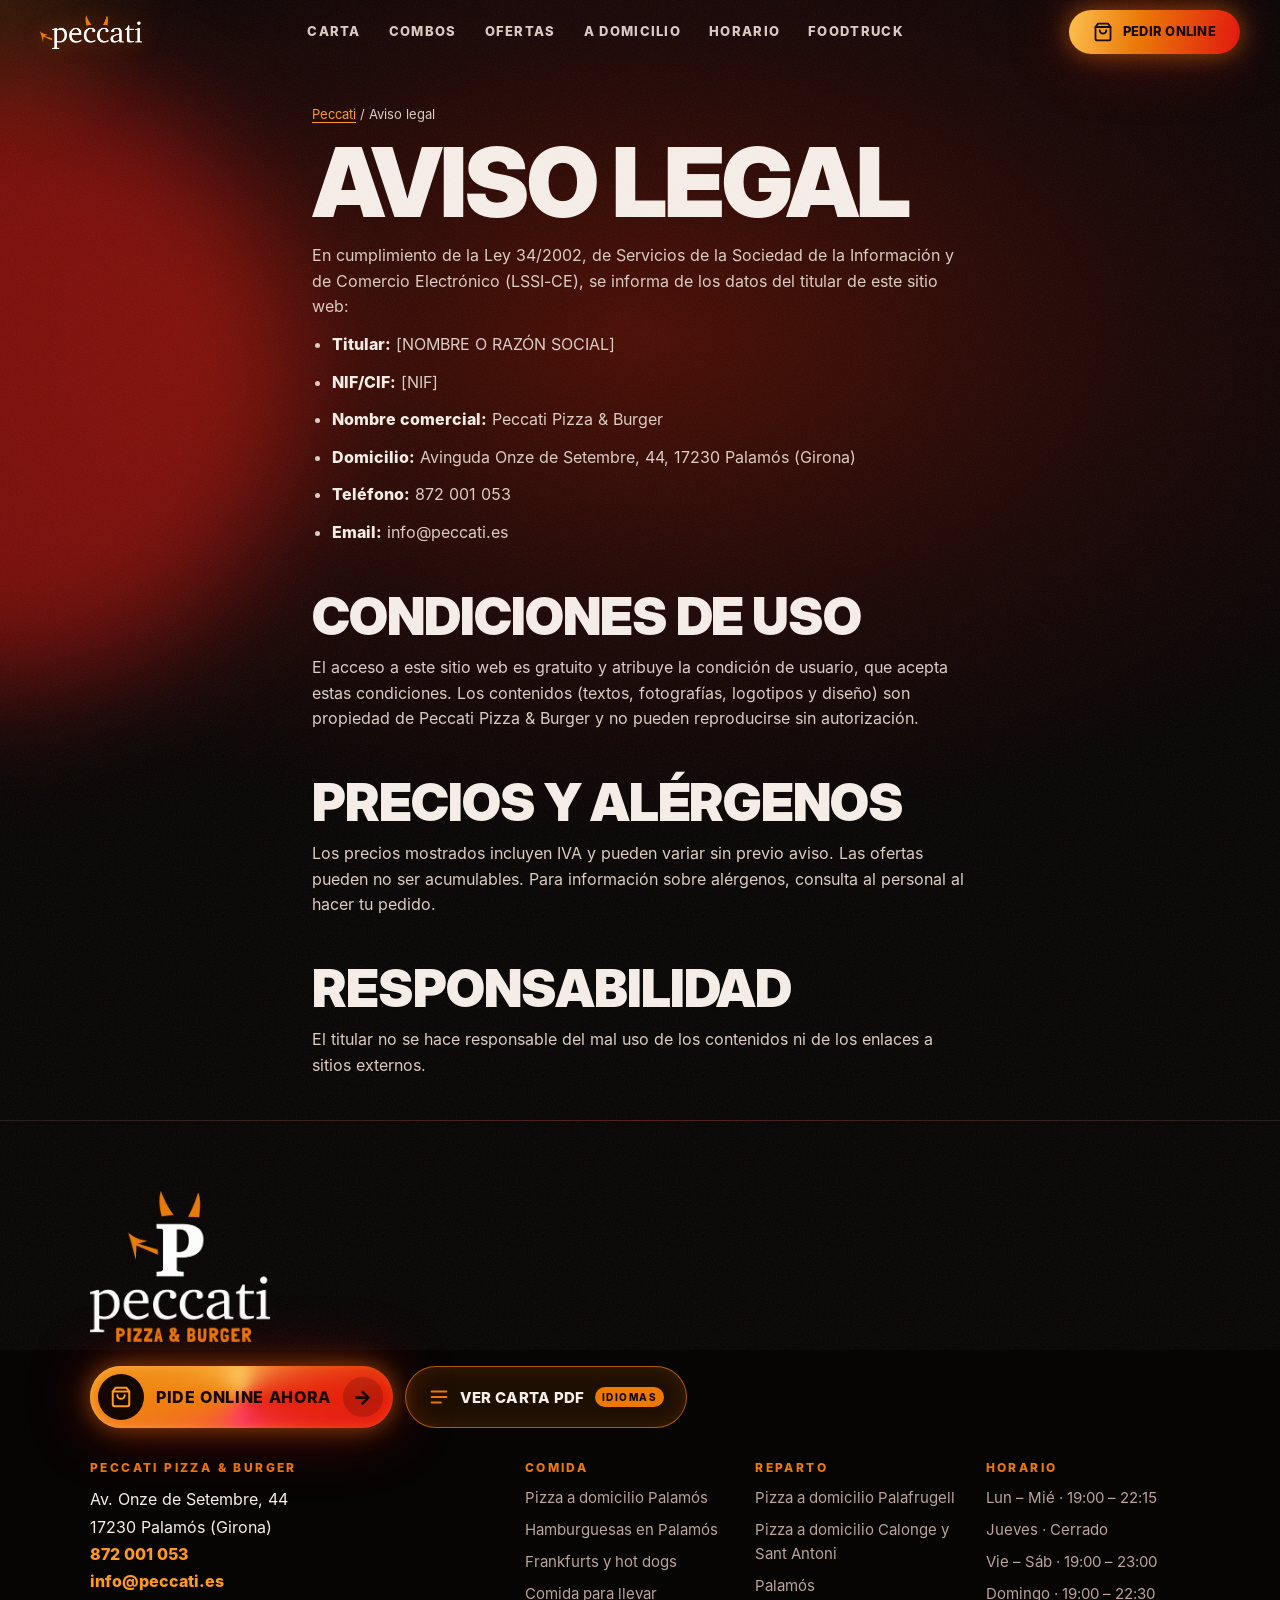
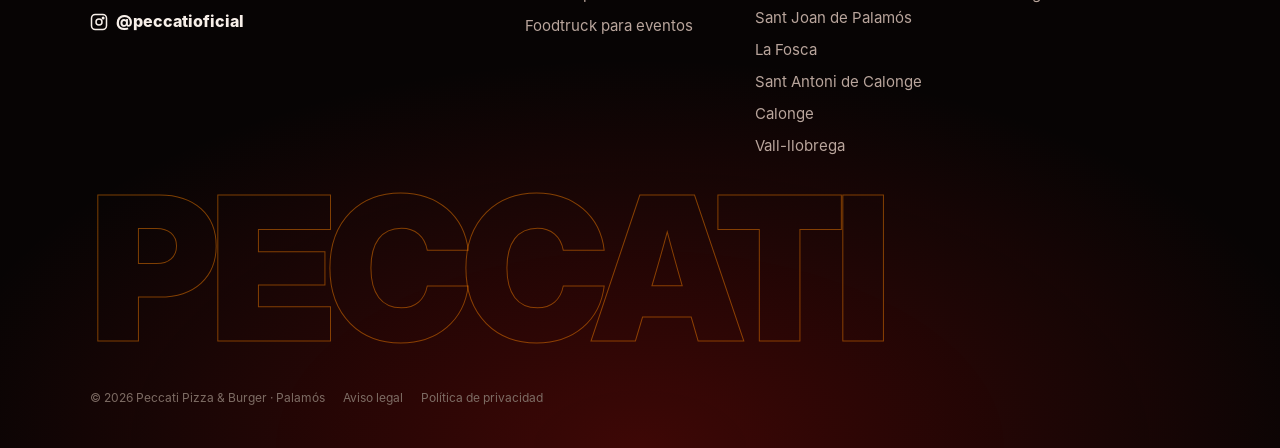
<file: aviso-legal/index.html>
<!DOCTYPE html>
<html lang="es">
<head>
<meta charset="utf-8">
<meta name="viewport" content="width=device-width,initial-scale=1,viewport-fit=cover">
<title>Aviso legal · Peccati Pizza &amp; Burger Palamós</title>
<meta name="description" content="Peccati Pizza &amp; Burger Palamós">

<link rel="canonical" href="https://www.peccati.es/aviso-legal/">
<meta name="robots" content="noindex,follow">
<meta name="theme-color" content="#070404">
<meta name="format-detection" content="telephone=yes">
<meta name="geo.region" content="ES-CT">
<meta name="geo.placename" content="Palamós">
<meta property="og:type" content="restaurant">
<meta property="og:locale" content="es_ES">
<meta property="og:site_name" content="Peccati Pizza & Burger">
<meta property="og:title" content="Aviso legal · Peccati Pizza &amp; Burger Palamós">
<meta property="og:description" content="Peccati Pizza &amp; Burger Palamós">
<meta property="og:url" content="https://www.peccati.es/aviso-legal/">
<meta property="og:image" content="https://www.peccati.es/img/brand/og-peccati.jpg">
<meta property="og:image:width" content="1200"><meta property="og:image:height" content="630">
<meta name="twitter:card" content="summary_large_image">
<link rel="icon" href="/favicon.ico" sizes="any">
<link rel="icon" type="image/png" sizes="32x32" href="/img/brand/favicon-32x32.png">
<link rel="icon" type="image/png" sizes="192x192" href="/img/brand/android-icon-192x192.png">
<link rel="apple-touch-icon" sizes="180x180" href="/img/brand/apple-icon-180x180.png">
<link rel="manifest" href="/manifest.webmanifest">
<link rel="preload" href="/assets/fonts/display-black.woff" as="font" type="font/woff" crossorigin>

<link rel="stylesheet" href="/assets/css/style.css?v=5">

</head>
<body>
<div class="progress" aria-hidden="true"></div>
<div class="cursor" aria-hidden="true"></div>
<header class="nav">
  <a class="nav__logo" href="/" aria-label="Peccati Pizza & Burger – inicio"><img src="/img/brand/logo-h.webp" alt="Peccati Pizza & Burger Palamós" width="800" height="266"></a>
  <nav class="nav__links" aria-label="Principal"><a href="/#carta">Carta</a><a href="/#combos">Combos</a><a href="/#ofertas">Ofertas</a><a href="/#domicilio">A domicilio</a><a href="/#contacto">Horario</a><a href="/foodtruck/">Foodtruck</a></nav>
  <a class="btn btn--fire nav__call" href="https://peccati-pizza-burger.kivly.store/menu/6a0c73a825fbab1417b7fc30?tab=carta" target="_blank" rel="noopener"><svg viewBox="0 0 24 24" fill="none" stroke="currentColor" stroke-width="2.2" stroke-linecap="round" stroke-linejoin="round" aria-hidden="true"><path d="M6 2 3 6v14a2 2 0 0 0 2 2h14a2 2 0 0 0 2-2V6l-3-4z"/><path d="M3 6h18"/><path d="M16 10a4 4 0 0 1-8 0"/></svg> Pedir online</a>
  <a class="nav__order" href="https://peccati-pizza-burger.kivly.store/menu/6a0c73a825fbab1417b7fc30?tab=carta" target="_blank" rel="noopener"><svg viewBox="0 0 24 24" fill="none" stroke="currentColor" stroke-width="2.2" stroke-linecap="round" stroke-linejoin="round" aria-hidden="true"><path d="M6 2 3 6v14a2 2 0 0 0 2 2h14a2 2 0 0 0 2-2V6l-3-4z"/><path d="M3 6h18"/><path d="M16 10a4 4 0 0 1-8 0"/></svg><span>Pedir</span></a>
  <button class="burger" aria-label="Abrir menú" aria-expanded="false" aria-controls="ov"><span></span></button>
</header>
<div class="overlay" id="ov"><a href="/#carta">Carta</a><a href="/#ofertas">Ofertas</a><a href="/#contacto">Horario</a><a href="/foodtruck/" class="ov-ft">Foodtruck <span>eventos</span></a><div class="ov-btns"><a class="btn btn--order " href="https://peccati-pizza-burger.kivly.store/menu/6a0c73a825fbab1417b7fc30?tab=carta" target="_blank" rel="noopener"><span class="btn--order__ico"><svg viewBox="0 0 24 24" fill="none" stroke="currentColor" stroke-width="2.2" stroke-linecap="round" stroke-linejoin="round" aria-hidden="true"><path d="M6 2 3 6v14a2 2 0 0 0 2 2h14a2 2 0 0 0 2-2V6l-3-4z"/><path d="M3 6h18"/><path d="M16 10a4 4 0 0 1-8 0"/></svg></span><span>Pedir online ahora</span><span class="btn--order__arrow" aria-hidden="true">→</span></a><a class="btn btn--carta" href="https://drive.google.com/file/d/1YxpItkVt3Pw59HxQnJLDm8CxhJdoLP4b/view?usp=sharing" target="_blank" rel="noopener"><svg viewBox="0 0 24 24" fill="none" stroke="currentColor" stroke-width="2.2" stroke-linecap="round" aria-hidden="true"><path d="M4 6h16M4 12h16M4 18h10"/></svg><span>Carta</span><small>Idiomas</small></a></div><small>Av. Onze de Setembre, 44 · Palamós · Tel. 872 001 053</small></div>
<main><section class="lhero"><div class="hero__bg"></div><span class="blob blob--1"></span><div class="wrap prose"><p class="crumbs"><a href="/">Peccati</a> / Aviso legal</p><h1 class="h2">Aviso legal</h1>
<p>En cumplimiento de la Ley 34/2002, de Servicios de la Sociedad de la Información y de Comercio Electrónico (LSSI-CE), se informa de los datos del titular de este sitio web:</p>
<ul><li><strong>Titular:</strong> [NOMBRE O RAZÓN SOCIAL]</li><li><strong>NIF/CIF:</strong> [NIF]</li><li><strong>Nombre comercial:</strong> Peccati Pizza &amp; Burger</li><li><strong>Domicilio:</strong> Avinguda Onze de Setembre, 44, 17230 Palamós (Girona)</li><li><strong>Teléfono:</strong> 872 001 053</li><li><strong>Email:</strong> info@peccati.es</li></ul>
<h2>Condiciones de uso</h2><p>El acceso a este sitio web es gratuito y atribuye la condición de usuario, que acepta estas condiciones. Los contenidos (textos, fotografías, logotipos y diseño) son propiedad de Peccati Pizza &amp; Burger y no pueden reproducirse sin autorización.</p>
<h2>Precios y alérgenos</h2><p>Los precios mostrados incluyen IVA y pueden variar sin previo aviso. Las ofertas pueden no ser acumulables. Para información sobre alérgenos, consulta al personal al hacer tu pedido.</p>
<h2>Responsabilidad</h2><p>El titular no se hace responsable del mal uso de los contenidos ni de los enlaces a sitios externos.</p></div></section></main><footer class="foot">
 <div class="wrap">
  <img class="foot__logo" src="/img/brand/logo-stack.webp" alt="Logo Peccati Pizza & Burger" width="800" height="671" loading="lazy">
  <div class="ov-btns" style="margin-bottom:34px"><a class="btn btn--order " href="https://peccati-pizza-burger.kivly.store/menu/6a0c73a825fbab1417b7fc30?tab=carta" target="_blank" rel="noopener"><span class="btn--order__ico"><svg viewBox="0 0 24 24" fill="none" stroke="currentColor" stroke-width="2.2" stroke-linecap="round" stroke-linejoin="round" aria-hidden="true"><path d="M6 2 3 6v14a2 2 0 0 0 2 2h14a2 2 0 0 0 2-2V6l-3-4z"/><path d="M3 6h18"/><path d="M16 10a4 4 0 0 1-8 0"/></svg></span><span>Pide online ahora</span><span class="btn--order__arrow" aria-hidden="true">→</span></a><a class="btn btn--carta" href="https://drive.google.com/file/d/1YxpItkVt3Pw59HxQnJLDm8CxhJdoLP4b/view?usp=sharing" target="_blank" rel="noopener"><svg viewBox="0 0 24 24" fill="none" stroke="currentColor" stroke-width="2.2" stroke-linecap="round" aria-hidden="true"><path d="M4 6h16M4 12h16M4 18h10"/></svg><span>Ver carta PDF</span><small>Idiomas</small></a></div>
  <div class="foot__cols">
   <div><h4>Peccati Pizza & Burger</h4>
    <address class="addr">Av. Onze de Setembre, 44<br>17230 Palamós (Girona)<br><a href="tel:+34872001053">872 001 053</a><br><a href="mailto:info@peccati.es">info@peccati.es</a></address>
    <p style="margin-top:14px"><a class="social" href="https://www.instagram.com/peccatioficial/" target="_blank" rel="noopener"><svg viewBox="0 0 24 24" width="18" height="18" fill="none" stroke="currentColor" stroke-width="2" aria-hidden="true"><rect x="2" y="2" width="20" height="20" rx="5"/><circle cx="12" cy="12" r="4"/><circle cx="17.5" cy="6.5" r="1" fill="currentColor"/></svg> @peccatioficial</a></p></div>
   <div><h4>Comida</h4><ul>
    <li><a href="/pizza-a-domicilio-palamos/">Pizza a domicilio Palamós</a></li>
    <li><a href="/hamburguesas-palamos/">Hamburguesas en Palamós</a></li>
    <li><a href="/frankfurts-hot-dogs-palamos/">Frankfurts y hot dogs</a></li>
    <li><a href="/comida-para-llevar-palamos/">Comida para llevar</a></li>
    <li><a href="/foodtruck/">Foodtruck para eventos</a></li></ul></div>
   <div><h4>Reparto</h4><ul>
    <li><a href="/pizza-a-domicilio-palafrugell/">Pizza a domicilio Palafrugell</a></li>
    <li><a href="/pizza-a-domicilio-calonge-sant-antoni/">Pizza a domicilio Calonge y Sant Antoni</a></li>
    <li>Palamós</li><li>Sant Joan de Palamós</li><li>La Fosca</li><li>Sant Antoni de Calonge</li><li>Calonge</li><li>Vall-llobrega</li></ul></div>
   <div><h4>Horario</h4><ul><li>Lun – Mié · 19:00 – 22:15</li><li>Jueves · Cerrado</li><li>Vie – Sáb · 19:00 – 23:00</li><li>Domingo · 19:00 – 22:30</li></ul></div>
  </div>
  <div class="foot__big" aria-hidden="true">peccati</div>
  <div class="foot__legal"><span>© <span data-year>2026</span> Peccati Pizza & Burger · Palamós</span><a href="/aviso-legal/">Aviso legal</a><a href="/politica-de-privacidad/">Política de privacidad</a></div>
 </div>
</footer><nav class="bar" aria-label="Acciones rápidas">
  <a href="tel:+34872001053"><svg viewBox="0 0 24 24" fill="none" stroke="currentColor" stroke-width="2.2" stroke-linecap="round" stroke-linejoin="round" aria-hidden="true"><path d="M22 16.9v3a2 2 0 0 1-2.2 2 19.8 19.8 0 0 1-8.6-3.1 19.5 19.5 0 0 1-6-6A19.8 19.8 0 0 1 2.1 4.2 2 2 0 0 1 4.1 2h3a2 2 0 0 1 2 1.7c.1.9.4 1.8.7 2.7a2 2 0 0 1-.5 2.1L8 9.8a16 16 0 0 0 6 6l1.3-1.3a2 2 0 0 1 2.1-.4c.9.3 1.8.6 2.7.7a2 2 0 0 1 1.7 2z"/></svg>Llamar</a>
  <a class="main" href="https://peccati-pizza-burger.kivly.store/menu/6a0c73a825fbab1417b7fc30?tab=carta" target="_blank" rel="noopener"><svg viewBox="0 0 24 24" fill="none" stroke="currentColor" stroke-width="2.2" stroke-linecap="round" stroke-linejoin="round" aria-hidden="true"><path d="M6 2 3 6v14a2 2 0 0 0 2 2h14a2 2 0 0 0 2-2V6l-3-4z"/><path d="M3 6h18"/><path d="M16 10a4 4 0 0 1-8 0"/></svg>Pedir online</a>
  <a href="/#carta"><svg viewBox="0 0 24 24" fill="none" stroke="currentColor" stroke-width="2.2" stroke-linecap="round" aria-hidden="true"><path d="M4 6h16M4 12h16M4 18h10"/></svg>Carta</a>
</nav>
<script src="/assets/js/main.js?v=5" defer></script>
</body>
</html>
</file>
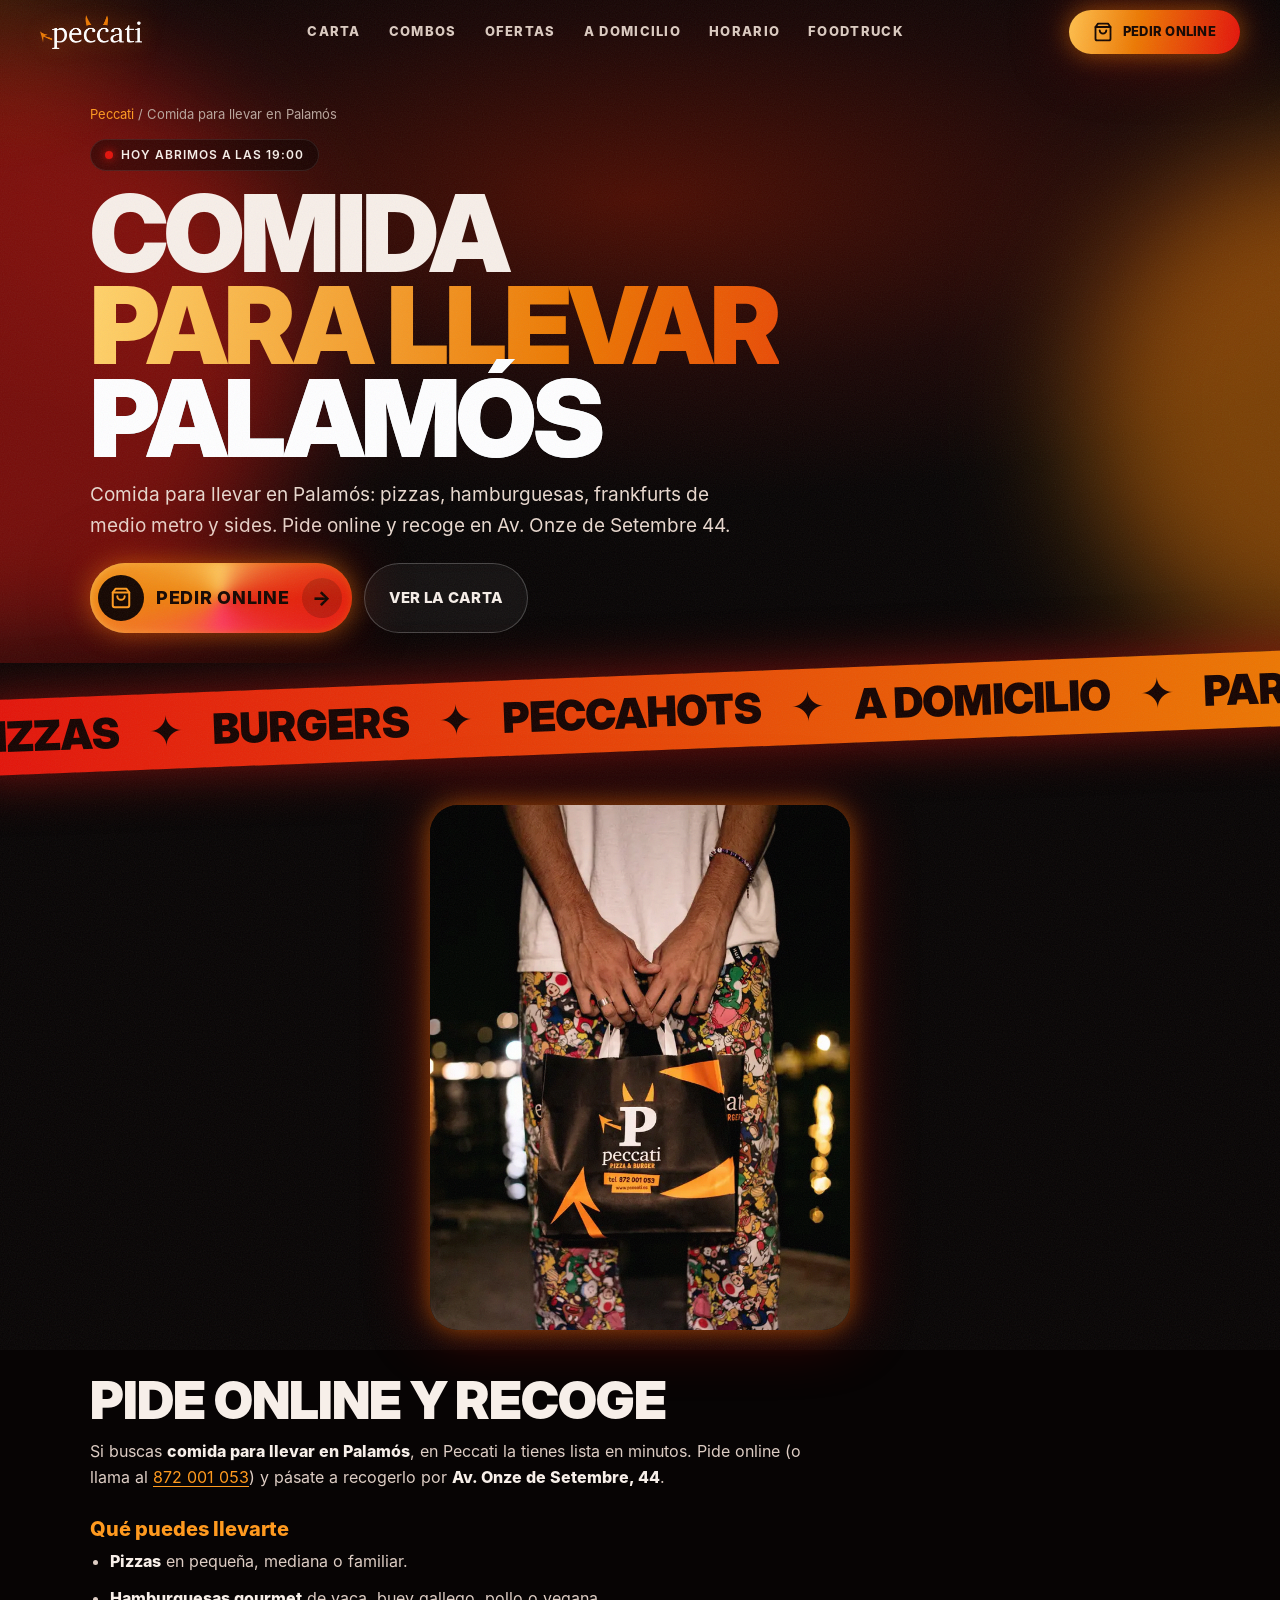
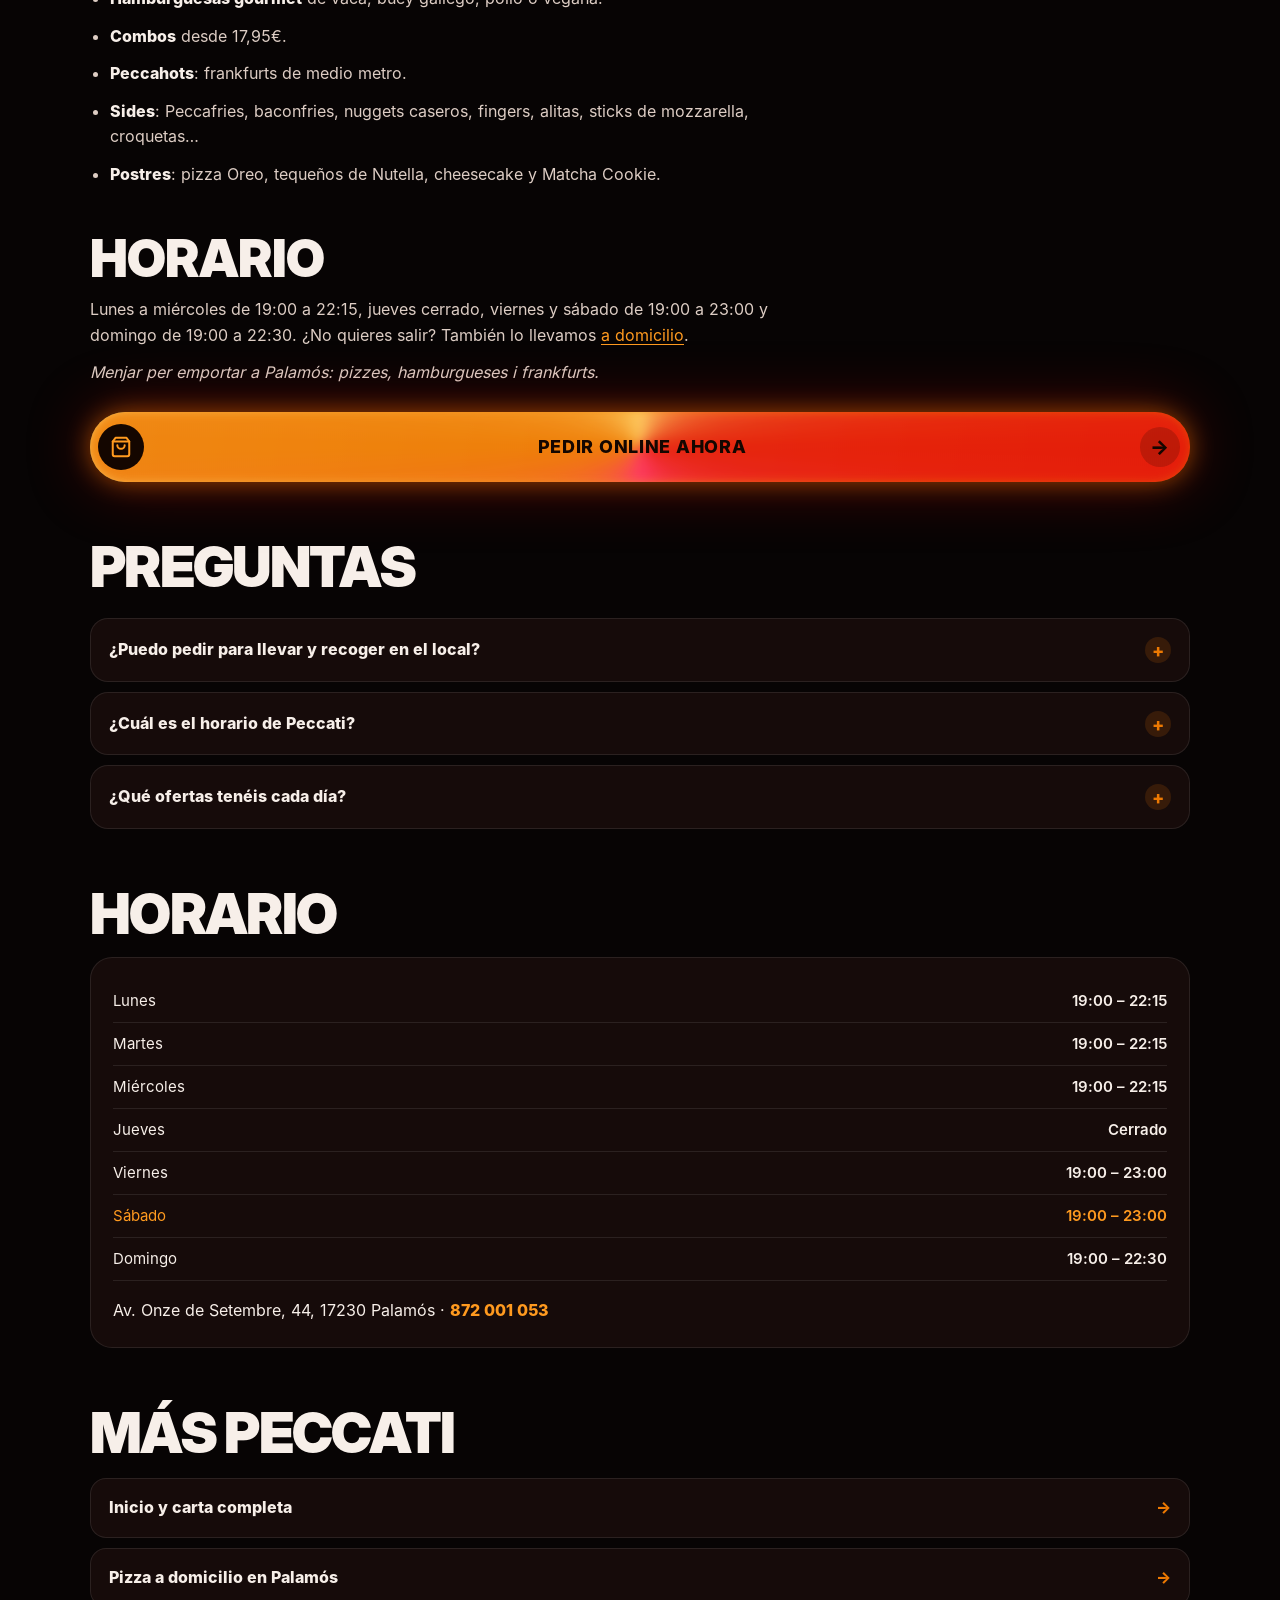
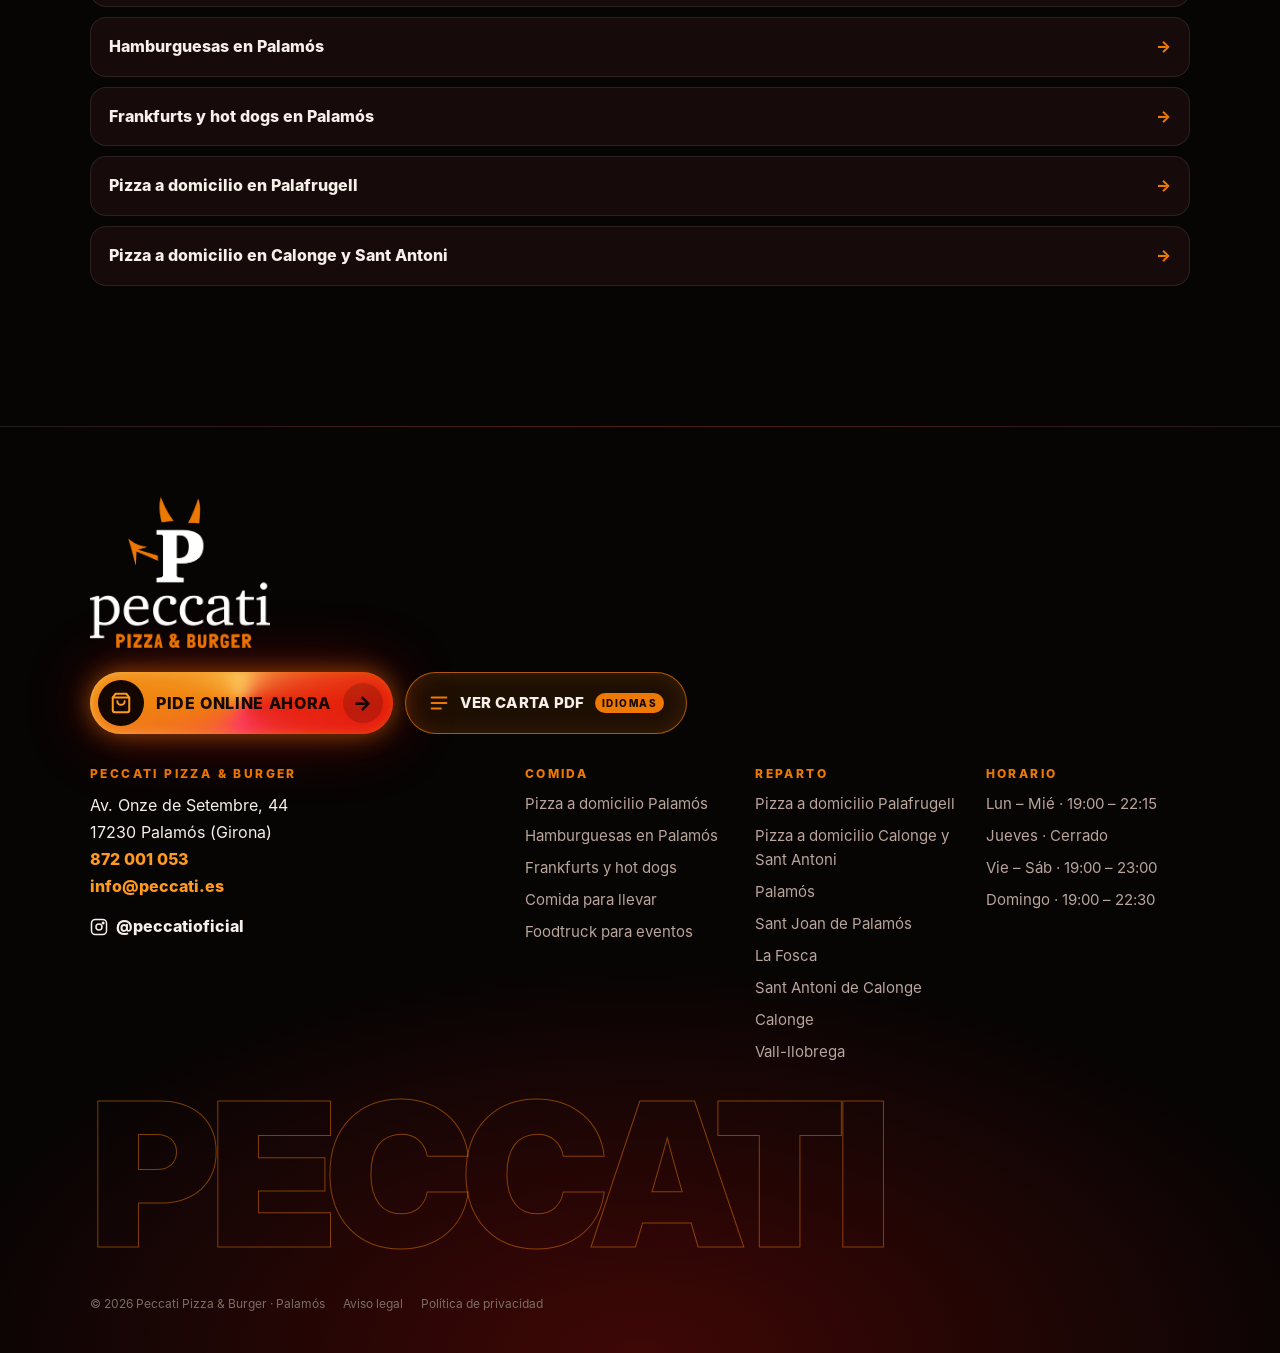
<file: comida-para-llevar-palamos/index.html>
<!DOCTYPE html>
<html lang="es">
<head>
<meta charset="utf-8">
<meta name="viewport" content="width=device-width,initial-scale=1,viewport-fit=cover">
<title>Comida para llevar en Palamós: pizza y burgers | Peccati</title>
<meta name="description" content="Comida para llevar en Palamós: pizzas, hamburguesas, frankfurts de medio metro y sides. Pide online y recoge en Av. Onze de Setembre 44.">
<meta name="keywords" content="comida para llevar Palamós, take away Palamós, menjar per emportar Palamós, cenar Palamós, comida rápida Palamós, donde cenar en Palamós">
<link rel="canonical" href="https://www.peccati.es/comida-para-llevar-palamos/">
<meta name="robots" content="index,follow,max-image-preview:large,max-snippet:-1">
<meta name="theme-color" content="#070404">
<meta name="format-detection" content="telephone=yes">
<meta name="geo.region" content="ES-CT">
<meta name="geo.placename" content="Palamós">
<meta property="og:type" content="restaurant">
<meta property="og:locale" content="es_ES">
<meta property="og:site_name" content="Peccati Pizza & Burger">
<meta property="og:title" content="Comida para llevar en Palamós: pizza y burgers | Peccati">
<meta property="og:description" content="Comida para llevar en Palamós: pizzas, hamburguesas, frankfurts de medio metro y sides. Pide online y recoge en Av. Onze de Setembre 44.">
<meta property="og:url" content="https://www.peccati.es/comida-para-llevar-palamos/">
<meta property="og:image" content="https://www.peccati.es/img/brand/og-peccati.jpg">
<meta property="og:image:width" content="1200"><meta property="og:image:height" content="630">
<meta name="twitter:card" content="summary_large_image">
<link rel="icon" href="/favicon.ico" sizes="any">
<link rel="icon" type="image/png" sizes="32x32" href="/img/brand/favicon-32x32.png">
<link rel="icon" type="image/png" sizes="192x192" href="/img/brand/android-icon-192x192.png">
<link rel="apple-touch-icon" sizes="180x180" href="/img/brand/apple-icon-180x180.png">
<link rel="manifest" href="/manifest.webmanifest">
<link rel="preload" href="/assets/fonts/display-black.woff" as="font" type="font/woff" crossorigin>

<link rel="stylesheet" href="/assets/css/style.css?v=5">
<script type="application/ld+json">{"@context":"https://schema.org","@graph":[{"@type":["Restaurant","FastFoodRestaurant"],"@id":"https://www.peccati.es/#restaurant","name":"Peccati Pizza & Burger","alternateName":["Peccati","Peccati Palamós","Pizzeria Peccati"],"description":"Pizzería y hamburguesería en Palamós. Pizzas en tres medidas, hamburguesas gourmet, Peccahots (frankfurts de medio metro) y sides. Pedidos online, a domicilio y para llevar en Palamós, Calonge, Sant Antoni, Vall-llobrega, Mont-ras y Palafrugell.","url":"https://www.peccati.es/","telephone":"+34872001053","email":"info@peccati.es","image":["https://www.peccati.es/img/brand/og-peccati.jpg","https://www.peccati.es/img/galeria/hero.webp","https://www.peccati.es/img/galeria/7408.webp"],"logo":"https://www.peccati.es/img/brand/logo-stack.png","priceRange":"€€","servesCuisine":["Pizza","Hamburguesas","Hot dogs","Comida americana","Comida italiana"],"address":{"@type":"PostalAddress","streetAddress":"Avinguda Onze de Setembre, 44","addressLocality":"Palamós","postalCode":"17230","addressRegion":"Girona","addressCountry":"ES"},"hasMap":"https://www.google.com/maps/search/?api=1&query=Peccati+Pizza+%26+Burger+Av.+Onze+de+Setembre+44+17230+Palam%C3%B3s","areaServed":[{"@type":"City","name":"Palamós"},{"@type":"City","name":"Sant Joan de Palamós"},{"@type":"City","name":"La Fosca"},{"@type":"City","name":"Sant Antoni de Calonge"},{"@type":"City","name":"Calonge"},{"@type":"City","name":"Vall-llobrega"},{"@type":"City","name":"Mont-ras"},{"@type":"City","name":"Palafrugell"}],"openingHoursSpecification":[{"@type":"OpeningHoursSpecification","dayOfWeek":["Monday","Tuesday","Wednesday"],"opens":"19:00","closes":"22:15"},{"@type":"OpeningHoursSpecification","dayOfWeek":["Friday","Saturday"],"opens":"19:00","closes":"23:00"},{"@type":"OpeningHoursSpecification","dayOfWeek":["Sunday"],"opens":"19:00","closes":"22:30"}],"acceptsReservations":"False","currenciesAccepted":"EUR","sameAs":["https://www.instagram.com/peccatioficial/","https://www.just-eat.es/restaurants-peccati-pizza-burger-palamos","https://www.tripadvisor.com/Restaurant_Review-g663680-d27344027-Reviews-Peccati_Pizza_burger-Palamos_Province_of_Girona_Catalonia.html"],"potentialAction":{"@type":"OrderAction","target":{"@type":"EntryPoint","urlTemplate":"https://peccati-pizza-burger.kivly.store/menu/6a0c73a825fbab1417b7fc30?tab=carta","inLanguage":"es","actionPlatform":["http://schema.org/MobileWebPlatform","http://schema.org/DesktopWebPlatform"]},"deliveryMethod":["http://purl.org/goodrelations/v1#DeliveryModeOwnFleet","http://purl.org/goodrelations/v1#DeliveryModePickUp"]},"hasMenu":{"@type":"Menu","name":"Carta Peccati Pizza & Burger","url":"https://www.peccati.es/#carta","inLanguage":"es","hasMenuSection":[{"@type":"MenuSection","name":"Pizzas","description":"Tres medidas: pequeña, mediana y familiar","hasMenuItem":[{"@type":"MenuItem","name":"Pizza Leviatán","description":"Carne de vaca, bacón ahumado, salsa barbacoa, tomate y fiordilatte.","offers":[{"@type":"Offer","price":"10.95","priceCurrency":"EUR","name":"Pequeña"},{"@type":"Offer","price":"18.95","priceCurrency":"EUR","name":"Mediana"},{"@type":"Offer","price":"25.95","priceCurrency":"EUR","name":"Familiar"}]},{"@type":"MenuItem","name":"Pizza Luzbel","description":"Bacón laminado, frankfurt, queso emmental, tomate y fiordilatte.","offers":[{"@type":"Offer","price":"9.95","priceCurrency":"EUR","name":"Pequeña"},{"@type":"Offer","price":"12.95","priceCurrency":"EUR","name":"Mediana"},{"@type":"Offer","price":"18.95","priceCurrency":"EUR","name":"Familiar"}]},{"@type":"MenuItem","name":"Pizza Truférica","description":"Jamón ibérico de bellota, trufa negra natural, tomate y fiordilatte.","offers":[{"@type":"Offer","price":"11.95","priceCurrency":"EUR","name":"Pequeña"},{"@type":"Offer","price":"17.95","priceCurrency":"EUR","name":"Mediana"},{"@type":"Offer","price":"24.95","priceCurrency":"EUR","name":"Familiar"}]},{"@type":"MenuItem","name":"Pizza Aqueronte","description":"Gorgonzola, roquefort, provolone, emmental, parmesano, cabra, fiordilatte y tomate.","offers":[{"@type":"Offer","price":"12.95","priceCurrency":"EUR","name":"Pequeña"},{"@type":"Offer","price":"18.95","priceCurrency":"EUR","name":"Mediana"},{"@type":"Offer","price":"24.95","priceCurrency":"EUR","name":"Familiar"}]},{"@type":"MenuItem","name":"Pizza Satanás","description":"Cabra, foie gras, mermelada de higo, rúcula, tomate y fiordilatte.","offers":[{"@type":"Offer","price":"12.95","priceCurrency":"EUR","name":"Pequeña"},{"@type":"Offer","price":"16.95","priceCurrency":"EUR","name":"Mediana"},{"@type":"Offer","price":"19.95","priceCurrency":"EUR","name":"Familiar"}]},{"@type":"MenuItem","name":"Pizza Asmodeo","description":"Bacón laminado, queso parmesano, huevos de codorniz, tomate y fiordilatte.","offers":[{"@type":"Offer","price":"8.95","priceCurrency":"EUR","name":"Pequeña"},{"@type":"Offer","price":"11.95","priceCurrency":"EUR","name":"Mediana"},{"@type":"Offer","price":"17.95","priceCurrency":"EUR","name":"Familiar"}]},{"@type":"MenuItem","name":"Pizza Lucifer","description":"Pepperoni italiano picante, aceitunas negras, toque de tabasco, guindilla, tomate y fiordilatte.","offers":[{"@type":"Offer","price":"9.95","priceCurrency":"EUR","name":"Pequeña"},{"@type":"Offer","price":"14.95","priceCurrency":"EUR","name":"Mediana"},{"@type":"Offer","price":"17.95","priceCurrency":"EUR","name":"Familiar"}]},{"@type":"MenuItem","name":"Pizza Arcángel","description":"Queso brie francés, sobrasada, mermelada de higo, tomate y fiordilatte.","offers":[{"@type":"Offer","price":"9.95","priceCurrency":"EUR","name":"Pequeña"},{"@type":"Offer","price":"15.95","priceCurrency":"EUR","name":"Mediana"},{"@type":"Offer","price":"19.95","priceCurrency":"EUR","name":"Familiar"}]},{"@type":"MenuItem","name":"Pizza Mammon","description":"Bacón ahumado, queso de cabra, champiñones, parmesano, cebolla caramelizada, tomate y fiordilatte.","offers":[{"@type":"Offer","price":"10.95","priceCurrency":"EUR","name":"Pequeña"},{"@type":"Offer","price":"15.95","priceCurrency":"EUR","name":"Mediana"},{"@type":"Offer","price":"20.95","priceCurrency":"EUR","name":"Familiar"}]},{"@type":"MenuItem","name":"Pizza Prosciutto","description":"Jamón dulce, tomate y fiordilatte.","offers":[{"@type":"Offer","price":"6.95","priceCurrency":"EUR","name":"Pequeña"},{"@type":"Offer","price":"10.95","priceCurrency":"EUR","name":"Mediana"},{"@type":"Offer","price":"16.95","priceCurrency":"EUR","name":"Familiar"}]},{"@type":"MenuItem","name":"Pizza Margarita","description":"Fiordilatte y tomate.","offers":[{"@type":"Offer","price":"5.95","priceCurrency":"EUR","name":"Pequeña"},{"@type":"Offer","price":"10.95","priceCurrency":"EUR","name":"Mediana"},{"@type":"Offer","price":"16.95","priceCurrency":"EUR","name":"Familiar"}]},{"@type":"MenuItem","name":"Pizza Corleone","description":"Carne de vaca, parmesano, bacón frito ahumado, sobrasada, tomate y fiordilatte.","offers":[{"@type":"Offer","price":"11.95","priceCurrency":"EUR","name":"Pequeña"},{"@type":"Offer","price":"19.95","priceCurrency":"EUR","name":"Mediana"},{"@type":"Offer","price":"28.95","priceCurrency":"EUR","name":"Familiar"}]},{"@type":"MenuItem","name":"Pizza Belcebú","description":"Carne de vaca, pepperoni italiano, gorgonzola, bacón ahumado, huevo, emmental, tomate y fiordilatte.","offers":[{"@type":"Offer","price":"12.95","priceCurrency":"EUR","name":"Pequeña"},{"@type":"Offer","price":"19.95","priceCurrency":"EUR","name":"Mediana"},{"@type":"Offer","price":"24.95","priceCurrency":"EUR","name":"Familiar"}]},{"@type":"MenuItem","name":"Pizza Deimon","description":"Bacón frito, queso provolone, cebolla caramelizada, trufa, tomate y fiordilatte.","offers":[{"@type":"Offer","price":"9.95","priceCurrency":"EUR","name":"Pequeña"},{"@type":"Offer","price":"15.95","priceCurrency":"EUR","name":"Mediana"},{"@type":"Offer","price":"20.95","priceCurrency":"EUR","name":"Familiar"}]}]},{"@type":"MenuSection","name":"Hamburguesas","hasMenuItem":[{"@type":"MenuItem","name":"Burger Onlyfans","description":"Carne de buey gallego madurada, doble de queso cheddar, bacón y huevo frito.","offers":{"@type":"Offer","price":"16.95","priceCurrency":"EUR"}},{"@type":"MenuItem","name":"Burger Monsterccati","description":"Doble carne de vaca (300 g), queso cheddar, provolone, bacón, cebolla frita, tomate, lechuga y mayonesa.","offers":{"@type":"Offer","price":"16.95","priceCurrency":"EUR"}},{"@type":"MenuItem","name":"Burger HolyDuck","description":"Carne de vaca, escalopa de foie gras, cebolla caramelizada y trufa natural.","offers":{"@type":"Offer","price":"18.95","priceCurrency":"EUR"}},{"@type":"MenuItem","name":"Burger Trufada","description":"Carne de vaca, queso cheddar, trufa negra, huevo frito y brotes de rúcula.","offers":{"@type":"Offer","price":"13.95","priceCurrency":"EUR"}},{"@type":"MenuItem","name":"Burger Anticristo","description":"Heura VEGAN burger, tomate, lechuga y guacamole.","offers":{"@type":"Offer","price":"13.95","priceCurrency":"EUR"},"suitableForDiet":"https://schema.org/VeganDiet"},{"@type":"MenuItem","name":"Burger Kodein","description":"Carne de vaca, queso edam, bacón, huevo frito, tomate, lechuga y mostaza miel.","offers":{"@type":"Offer","price":"12.95","priceCurrency":"EUR"}},{"@type":"MenuItem","name":"Burger Belial","description":"Carne de vaca, queso brie francés, cebolla caramelizada y jamón ibérico.","offers":{"@type":"Offer","price":"12.95","priceCurrency":"EUR"}},{"@type":"MenuItem","name":"Burger Tinieblas","description":"Carne de pollo, queso cheddar, cabra, cebolla frita, rúcula y mermelada de tomate.","offers":{"@type":"Offer","price":"12.95","priceCurrency":"EUR"}},{"@type":"MenuItem","name":"Burger Corral","description":"Carne de pollo, queso cheddar, tomate, lechuga y mayonesa.","offers":{"@type":"Offer","price":"11.95","priceCurrency":"EUR"}},{"@type":"MenuItem","name":"Burger Detroit","description":"Carne de vaca, queso cheddar, bacón, cebolla caramelizada, tomate, lechuga y barbacoa.","offers":{"@type":"Offer","price":"12.95","priceCurrency":"EUR"}},{"@type":"MenuItem","name":"Burger Vealfoie","description":"Carne de vaca, foie gras, cebolla frita, tomate, lechuga y mermelada de arándanos.","offers":{"@type":"Offer","price":"13.95","priceCurrency":"EUR"}},{"@type":"MenuItem","name":"Burger Cuerno","description":"Carne de vaca, queso cheddar, tomate, lechuga y barbacoa.","offers":{"@type":"Offer","price":"11.95","priceCurrency":"EUR"}}]},{"@type":"MenuSection","name":"Combos","hasMenuItem":[{"@type":"MenuItem","name":"Combo Burger","description":"1 burger + Peccafries + bebida.","offers":{"@type":"Offer","price":"17.95","priceCurrency":"EUR"}},{"@type":"MenuItem","name":"Combo Kiss Me","description":"2 burgers + 1 Peccafries + 2 bebidas.","offers":{"@type":"Offer","price":"28.95","priceCurrency":"EUR"}},{"@type":"MenuItem","name":"Martes del Peccado","description":"2 burgers + 2 bebidas. Solo los martes.","offers":{"@type":"Offer","price":"19.95","priceCurrency":"EUR"}}]},{"@type":"MenuSection","name":"Peccahots (frankfurts de medio metro)","hasMenuItem":[{"@type":"MenuItem","name":"Peccahot Campero","description":"Frankfurt de medio metro, champiñones, cebolla caramelizada, salsa rústica y rúcula por encima.","offers":{"@type":"Offer","price":"24.90","priceCurrency":"EUR"}},{"@type":"MenuItem","name":"Peccahot Tremendo","description":"Frankfurt de medio metro, queso edam, bacón frito, salsa mostaza miel y huevo rallado por encima.","offers":{"@type":"Offer","price":"24.90","priceCurrency":"EUR"}},{"@type":"MenuItem","name":"Peccahot Peccati","description":"Frankfurt de medio metro, salsa de queso cheddar y cebolla crujiente.","offers":{"@type":"Offer","price":"21.90","priceCurrency":"EUR"}},{"@type":"MenuItem","name":"Peccahot Básico","description":"Frankfurt de medio metro, ketchup y mostaza.","offers":{"@type":"Offer","price":"19.90","priceCurrency":"EUR"}}]},{"@type":"MenuSection","name":"Sides","hasMenuItem":[{"@type":"MenuItem","name":"Peccafries","description":"Patatas deluxe de la casa, especiadas.","offers":{"@type":"Offer","price":"4.95","priceCurrency":"EUR"}},{"@type":"MenuItem","name":"Baconfries","description":"Patatas fritas con bacón por encima y salsa a escoger.","offers":{"@type":"Offer","price":"6.95","priceCurrency":"EUR"}},{"@type":"MenuItem","name":"Patatas fritas","description":"Las de toda la vida.","offers":{"@type":"Offer","price":"3.95","priceCurrency":"EUR"}},{"@type":"MenuItem","name":"Alitas de pollo","description":"Con barbacoa o sin. 5 unidades.","offers":{"@type":"Offer","price":"6.95","priceCurrency":"EUR"}},{"@type":"MenuItem","name":"Fingers de pollo","description":"5 unidades.","offers":{"@type":"Offer","price":"7.95","priceCurrency":"EUR"}},{"@type":"MenuItem","name":"Nuggets de pollo","description":"Hechos en casa. 5 unidades.","offers":{"@type":"Offer","price":"4.95","priceCurrency":"EUR"}},{"@type":"MenuItem","name":"Sticks de mozzarella","description":"Rebozados con maíz. 6 unidades.","offers":{"@type":"Offer","price":"7.95","priceCurrency":"EUR"}},{"@type":"MenuItem","name":"Croquetas de gamba roja","description":"2 unidades.","offers":{"@type":"Offer","price":"5.95","priceCurrency":"EUR"}},{"@type":"MenuItem","name":"Croquetas de brie y trufa","description":"2 unidades.","offers":{"@type":"Offer","price":"4.95","priceCurrency":"EUR"}}]},{"@type":"MenuSection","name":"Postres","hasMenuItem":[{"@type":"MenuItem","name":"Pizza Oreo","description":"Medida pequeña. El pecado final.","offers":{"@type":"Offer","price":"6.50","priceCurrency":"EUR"}},{"@type":"MenuItem","name":"Tequeños de Nutella","description":"2 unidades. Los sábados a 1,95€.","offers":{"@type":"Offer","price":"3.95","priceCurrency":"EUR"}},{"@type":"MenuItem","name":"Cheesecake","description":"De la casa.","offers":{"@type":"Offer","price":"3.95","priceCurrency":"EUR"}},{"@type":"MenuItem","name":"Matcha Cookie","description":"Cookie de té matcha.","offers":{"@type":"Offer","price":"3.95","priceCurrency":"EUR"}}]}]}},{"@type":"WebSite","@id":"https://www.peccati.es/#web","url":"https://www.peccati.es/","name":"Peccati Pizza & Burger","inLanguage":"es-ES","publisher":{"@id":"https://www.peccati.es/#restaurant"}}]}</script>
<script type="application/ld+json">{"@context":"https://schema.org","@type":"FAQPage","mainEntity":[{"@type":"Question","name":"¿Puedo pedir para llevar y recoger en el local?","acceptedAnswer":{"@type":"Answer","text":"Claro. Pide online o por teléfono (872 001 053) y pásate a recogerlo por Av. Onze de Setembre, 44, Palamós."}},{"@type":"Question","name":"¿Cuál es el horario de Peccati?","acceptedAnswer":{"@type":"Answer","text":"Lunes, martes y miércoles de 19:00 a 22:15. Jueves cerrado. Viernes y sábado de 19:00 a 23:00. Domingo de 19:00 a 22:30."}},{"@type":"Question","name":"¿Qué ofertas tenéis cada día?","acceptedAnswer":{"@type":"Answer","text":"Lunes 3x2 en pizzas, martes «Martes del Peccado» (2 burgers + 2 bebidas por 19,95€), miércoles la 2ª burger al 50%, viernes envío gratis, sábado 2 Tequeños de Nutella a 1,95€ y domingo Peccacoins x2. Los jueves cerramos."}}]}</script>
<script type="application/ld+json">{"@context":"https://schema.org","@type":"BreadcrumbList","itemListElement":[{"@type":"ListItem","position":1,"name":"Peccati","item":"https://www.peccati.es/"},{"@type":"ListItem","position":2,"name":"Comida para llevar en Palamós","item":"https://www.peccati.es/comida-para-llevar-palamos/"}]}</script>
</head>
<body>
<div class="progress" aria-hidden="true"></div>
<div class="cursor" aria-hidden="true"></div>
<header class="nav">
  <a class="nav__logo" href="/" aria-label="Peccati Pizza & Burger – inicio"><img src="/img/brand/logo-h.webp" alt="Peccati Pizza & Burger Palamós" width="800" height="266"></a>
  <nav class="nav__links" aria-label="Principal"><a href="/#carta">Carta</a><a href="/#combos">Combos</a><a href="/#ofertas">Ofertas</a><a href="/#domicilio">A domicilio</a><a href="/#contacto">Horario</a><a href="/foodtruck/">Foodtruck</a></nav>
  <a class="btn btn--fire nav__call" href="https://peccati-pizza-burger.kivly.store/menu/6a0c73a825fbab1417b7fc30?tab=carta" target="_blank" rel="noopener"><svg viewBox="0 0 24 24" fill="none" stroke="currentColor" stroke-width="2.2" stroke-linecap="round" stroke-linejoin="round" aria-hidden="true"><path d="M6 2 3 6v14a2 2 0 0 0 2 2h14a2 2 0 0 0 2-2V6l-3-4z"/><path d="M3 6h18"/><path d="M16 10a4 4 0 0 1-8 0"/></svg> Pedir online</a>
  <a class="nav__order" href="https://peccati-pizza-burger.kivly.store/menu/6a0c73a825fbab1417b7fc30?tab=carta" target="_blank" rel="noopener"><svg viewBox="0 0 24 24" fill="none" stroke="currentColor" stroke-width="2.2" stroke-linecap="round" stroke-linejoin="round" aria-hidden="true"><path d="M6 2 3 6v14a2 2 0 0 0 2 2h14a2 2 0 0 0 2-2V6l-3-4z"/><path d="M3 6h18"/><path d="M16 10a4 4 0 0 1-8 0"/></svg><span>Pedir</span></a>
  <button class="burger" aria-label="Abrir menú" aria-expanded="false" aria-controls="ov"><span></span></button>
</header>
<div class="overlay" id="ov"><a href="/#carta">Carta</a><a href="/#ofertas">Ofertas</a><a href="/#contacto">Horario</a><a href="/foodtruck/" class="ov-ft">Foodtruck <span>eventos</span></a><div class="ov-btns"><a class="btn btn--order " href="https://peccati-pizza-burger.kivly.store/menu/6a0c73a825fbab1417b7fc30?tab=carta" target="_blank" rel="noopener"><span class="btn--order__ico"><svg viewBox="0 0 24 24" fill="none" stroke="currentColor" stroke-width="2.2" stroke-linecap="round" stroke-linejoin="round" aria-hidden="true"><path d="M6 2 3 6v14a2 2 0 0 0 2 2h14a2 2 0 0 0 2-2V6l-3-4z"/><path d="M3 6h18"/><path d="M16 10a4 4 0 0 1-8 0"/></svg></span><span>Pedir online ahora</span><span class="btn--order__arrow" aria-hidden="true">→</span></a><a class="btn btn--carta" href="https://drive.google.com/file/d/1YxpItkVt3Pw59HxQnJLDm8CxhJdoLP4b/view?usp=sharing" target="_blank" rel="noopener"><svg viewBox="0 0 24 24" fill="none" stroke="currentColor" stroke-width="2.2" stroke-linecap="round" aria-hidden="true"><path d="M4 6h16M4 12h16M4 18h10"/></svg><span>Carta</span><small>Idiomas</small></a></div><small>Av. Onze de Setembre, 44 · Palamós · Tel. 872 001 053</small></div>
<main>
<section class="lhero">
 <div class="hero__bg"></div><span class="blob blob--1"></span><span class="blob blob--2"></span>
 <div class="wrap">
  <p class="crumbs"><a href="/">Peccati</a> / Comida para llevar en Palamós</p>
  <p class="status"><i></i><span>Pide online · Palamós</span></p>
  <h1 class="h1"><span class="l"><span>Comida</span></span><span class="l"><span class="grad">para llevar</span></span><span class="l"><span class="glitch" data-t="Palamós">Palamós</span></span></h1>
  <p class="hero__sub">Comida para llevar en Palamós: pizzas, hamburguesas, frankfurts de medio metro y sides. Pide online y recoge en Av. Onze de Setembre 44.</p>
  <div class="ctas"><a class="btn btn--order btn--xl" href="https://peccati-pizza-burger.kivly.store/menu/6a0c73a825fbab1417b7fc30?tab=carta" target="_blank" rel="noopener"><span class="btn--order__ico"><svg viewBox="0 0 24 24" fill="none" stroke="currentColor" stroke-width="2.2" stroke-linecap="round" stroke-linejoin="round" aria-hidden="true"><path d="M6 2 3 6v14a2 2 0 0 0 2 2h14a2 2 0 0 0 2-2V6l-3-4z"/><path d="M3 6h18"/><path d="M16 10a4 4 0 0 1-8 0"/></svg></span><span>Pedir online</span><span class="btn--order__arrow" aria-hidden="true">→</span></a><a class="btn btn--ghost" href="/#carta">Ver la carta</a></div>
 </div>
</section>
<div class="marquee" aria-hidden="true"><div class="marquee__track"><span>Pizzas<em>✦</em></span><span>Burgers<em>✦</em></span><span>Peccahots<em>✦</em></span><span>A domicilio<em>✦</em></span><span>Para llevar<em>✦</em></span><span>Pizzas<em>✦</em></span><span>Burgers<em>✦</em></span><span>Peccahots<em>✦</em></span><span>A domicilio<em>✦</em></span><span>Para llevar<em>✦</em></span></div></div>
<section class="sec" style="padding-top:50px">
 <div class="wrap">
  <figure class="rv" style="max-width:420px;margin:0 auto 10px;border-radius:28px;overflow:hidden;box-shadow:var(--glow)"><img src="/img/galeria/dsfdasds.webp" alt="Comida para llevar en Palamós – Peccati Pizza & Burger" width="720" height="900" loading="lazy"></figure>
  <div class="prose"><h2>Pide online y recoge</h2>
<p>Si buscas <strong>comida para llevar en Palamós</strong>, en Peccati la tienes lista en minutos. Pide online (o llama al <a href="tel:+34872001053">872 001 053</a>) y pásate a recogerlo por <strong>Av. Onze de Setembre, 44</strong>.</p>
<h3>Qué puedes llevarte</h3>
<ul><li><strong>Pizzas</strong> en pequeña, mediana o familiar.</li><li><strong>Hamburguesas gourmet</strong> de vaca, buey gallego, pollo o vegana.</li><li><strong>Combos</strong> desde 17,95€.</li><li><strong>Peccahots</strong>: frankfurts de medio metro.</li><li><strong>Sides</strong>: Peccafries, baconfries, nuggets caseros, fingers, alitas, sticks de mozzarella, croquetas…</li><li><strong>Postres</strong>: pizza Oreo, tequeños de Nutella, cheesecake y Matcha Cookie.</li></ul>
<h2>Horario</h2>
<p>Lunes a miércoles de 19:00 a 22:15, jueves cerrado, viernes y sábado de 19:00 a 23:00 y domingo de 19:00 a 22:30. ¿No quieres salir? También lo llevamos <a href="/pizza-a-domicilio-palamos/">a domicilio</a>.</p>
<p><em>Menjar per emportar a Palamós: pizzes, hamburgueses i frankfurts.</em></p></div>
  <div style="margin-top:26px"><a class="btn btn--order btn--full btn--xl" href="https://peccati-pizza-burger.kivly.store/menu/6a0c73a825fbab1417b7fc30?tab=carta" target="_blank" rel="noopener"><span class="btn--order__ico"><svg viewBox="0 0 24 24" fill="none" stroke="currentColor" stroke-width="2.2" stroke-linecap="round" stroke-linejoin="round" aria-hidden="true"><path d="M6 2 3 6v14a2 2 0 0 0 2 2h14a2 2 0 0 0 2-2V6l-3-4z"/><path d="M3 6h18"/><path d="M16 10a4 4 0 0 1-8 0"/></svg></span><span>Pedir online ahora</span><span class="btn--order__arrow" aria-hidden="true">→</span></a></div>
  <h2 class="h2" style="font-size:clamp(30px,8vw,56px);margin-top:60px">Preguntas</h2>
  <div class="faq"><details class="rv"><summary>¿Puedo pedir para llevar y recoger en el local?</summary><p>Claro. Pide online o por teléfono (872 001 053) y pásate a recogerlo por Av. Onze de Setembre, 44, Palamós.</p></details>
<details class="rv"><summary>¿Cuál es el horario de Peccati?</summary><p>Lunes, martes y miércoles de 19:00 a 22:15. Jueves cerrado. Viernes y sábado de 19:00 a 23:00. Domingo de 19:00 a 22:30.</p></details>
<details class="rv"><summary>¿Qué ofertas tenéis cada día?</summary><p>Lunes 3x2 en pizzas, martes «Martes del Peccado» (2 burgers + 2 bebidas por 19,95€), miércoles la 2ª burger al 50%, viernes envío gratis, sábado 2 Tequeños de Nutella a 1,95€ y domingo Peccacoins x2. Los jueves cerramos.</p></details></div>
  <h2 class="h2" style="font-size:clamp(30px,8vw,56px);margin-top:60px">Horario</h2>
  <div class="box"><table class="hours"><tbody><tr data-d="1"><td>Lunes</td><td>19:00 – 22:15</td></tr><tr data-d="2"><td>Martes</td><td>19:00 – 22:15</td></tr><tr data-d="3"><td>Miércoles</td><td>19:00 – 22:15</td></tr><tr data-d="4"><td>Jueves</td><td>Cerrado</td></tr><tr data-d="5"><td>Viernes</td><td>19:00 – 23:00</td></tr><tr data-d="6"><td>Sábado</td><td>19:00 – 23:00</td></tr><tr data-d="0"><td>Domingo</td><td>19:00 – 22:30</td></tr></tbody></table><address class="addr" style="margin-top:16px">Av. Onze de Setembre, 44, 17230 Palamós · <a href="tel:+34872001053">872 001 053</a></address></div>
  <h2 class="h2" style="font-size:clamp(30px,8vw,56px);margin-top:60px">Más Peccati</h2>
  <div class="links"><a href="/">Inicio y carta completa</a><a href="/pizza-a-domicilio-palamos/">Pizza a domicilio en Palamós</a><a href="/hamburguesas-palamos/">Hamburguesas en Palamós</a><a href="/frankfurts-hot-dogs-palamos/">Frankfurts y hot dogs en Palamós</a><a href="/pizza-a-domicilio-palafrugell/">Pizza a domicilio en Palafrugell</a><a href="/pizza-a-domicilio-calonge-sant-antoni/">Pizza a domicilio en Calonge y Sant Antoni</a></div>
 </div>
</section>
</main>
<footer class="foot">
 <div class="wrap">
  <img class="foot__logo" src="/img/brand/logo-stack.webp" alt="Logo Peccati Pizza & Burger" width="800" height="671" loading="lazy">
  <div class="ov-btns" style="margin-bottom:34px"><a class="btn btn--order " href="https://peccati-pizza-burger.kivly.store/menu/6a0c73a825fbab1417b7fc30?tab=carta" target="_blank" rel="noopener"><span class="btn--order__ico"><svg viewBox="0 0 24 24" fill="none" stroke="currentColor" stroke-width="2.2" stroke-linecap="round" stroke-linejoin="round" aria-hidden="true"><path d="M6 2 3 6v14a2 2 0 0 0 2 2h14a2 2 0 0 0 2-2V6l-3-4z"/><path d="M3 6h18"/><path d="M16 10a4 4 0 0 1-8 0"/></svg></span><span>Pide online ahora</span><span class="btn--order__arrow" aria-hidden="true">→</span></a><a class="btn btn--carta" href="https://drive.google.com/file/d/1YxpItkVt3Pw59HxQnJLDm8CxhJdoLP4b/view?usp=sharing" target="_blank" rel="noopener"><svg viewBox="0 0 24 24" fill="none" stroke="currentColor" stroke-width="2.2" stroke-linecap="round" aria-hidden="true"><path d="M4 6h16M4 12h16M4 18h10"/></svg><span>Ver carta PDF</span><small>Idiomas</small></a></div>
  <div class="foot__cols">
   <div><h4>Peccati Pizza & Burger</h4>
    <address class="addr">Av. Onze de Setembre, 44<br>17230 Palamós (Girona)<br><a href="tel:+34872001053">872 001 053</a><br><a href="mailto:info@peccati.es">info@peccati.es</a></address>
    <p style="margin-top:14px"><a class="social" href="https://www.instagram.com/peccatioficial/" target="_blank" rel="noopener"><svg viewBox="0 0 24 24" width="18" height="18" fill="none" stroke="currentColor" stroke-width="2" aria-hidden="true"><rect x="2" y="2" width="20" height="20" rx="5"/><circle cx="12" cy="12" r="4"/><circle cx="17.5" cy="6.5" r="1" fill="currentColor"/></svg> @peccatioficial</a></p></div>
   <div><h4>Comida</h4><ul>
    <li><a href="/pizza-a-domicilio-palamos/">Pizza a domicilio Palamós</a></li>
    <li><a href="/hamburguesas-palamos/">Hamburguesas en Palamós</a></li>
    <li><a href="/frankfurts-hot-dogs-palamos/">Frankfurts y hot dogs</a></li>
    <li><a href="/comida-para-llevar-palamos/">Comida para llevar</a></li>
    <li><a href="/foodtruck/">Foodtruck para eventos</a></li></ul></div>
   <div><h4>Reparto</h4><ul>
    <li><a href="/pizza-a-domicilio-palafrugell/">Pizza a domicilio Palafrugell</a></li>
    <li><a href="/pizza-a-domicilio-calonge-sant-antoni/">Pizza a domicilio Calonge y Sant Antoni</a></li>
    <li>Palamós</li><li>Sant Joan de Palamós</li><li>La Fosca</li><li>Sant Antoni de Calonge</li><li>Calonge</li><li>Vall-llobrega</li></ul></div>
   <div><h4>Horario</h4><ul><li>Lun – Mié · 19:00 – 22:15</li><li>Jueves · Cerrado</li><li>Vie – Sáb · 19:00 – 23:00</li><li>Domingo · 19:00 – 22:30</li></ul></div>
  </div>
  <div class="foot__big" aria-hidden="true">peccati</div>
  <div class="foot__legal"><span>© <span data-year>2026</span> Peccati Pizza & Burger · Palamós</span><a href="/aviso-legal/">Aviso legal</a><a href="/politica-de-privacidad/">Política de privacidad</a></div>
 </div>
</footer><nav class="bar" aria-label="Acciones rápidas">
  <a href="tel:+34872001053"><svg viewBox="0 0 24 24" fill="none" stroke="currentColor" stroke-width="2.2" stroke-linecap="round" stroke-linejoin="round" aria-hidden="true"><path d="M22 16.9v3a2 2 0 0 1-2.2 2 19.8 19.8 0 0 1-8.6-3.1 19.5 19.5 0 0 1-6-6A19.8 19.8 0 0 1 2.1 4.2 2 2 0 0 1 4.1 2h3a2 2 0 0 1 2 1.7c.1.9.4 1.8.7 2.7a2 2 0 0 1-.5 2.1L8 9.8a16 16 0 0 0 6 6l1.3-1.3a2 2 0 0 1 2.1-.4c.9.3 1.8.6 2.7.7a2 2 0 0 1 1.7 2z"/></svg>Llamar</a>
  <a class="main" href="https://peccati-pizza-burger.kivly.store/menu/6a0c73a825fbab1417b7fc30?tab=carta" target="_blank" rel="noopener"><svg viewBox="0 0 24 24" fill="none" stroke="currentColor" stroke-width="2.2" stroke-linecap="round" stroke-linejoin="round" aria-hidden="true"><path d="M6 2 3 6v14a2 2 0 0 0 2 2h14a2 2 0 0 0 2-2V6l-3-4z"/><path d="M3 6h18"/><path d="M16 10a4 4 0 0 1-8 0"/></svg>Pedir online</a>
  <a href="/#carta"><svg viewBox="0 0 24 24" fill="none" stroke="currentColor" stroke-width="2.2" stroke-linecap="round" aria-hidden="true"><path d="M4 6h16M4 12h16M4 18h10"/></svg>Carta</a>
</nav>
<script src="/assets/js/main.js?v=5" defer></script>
</body>
</html>
</file>
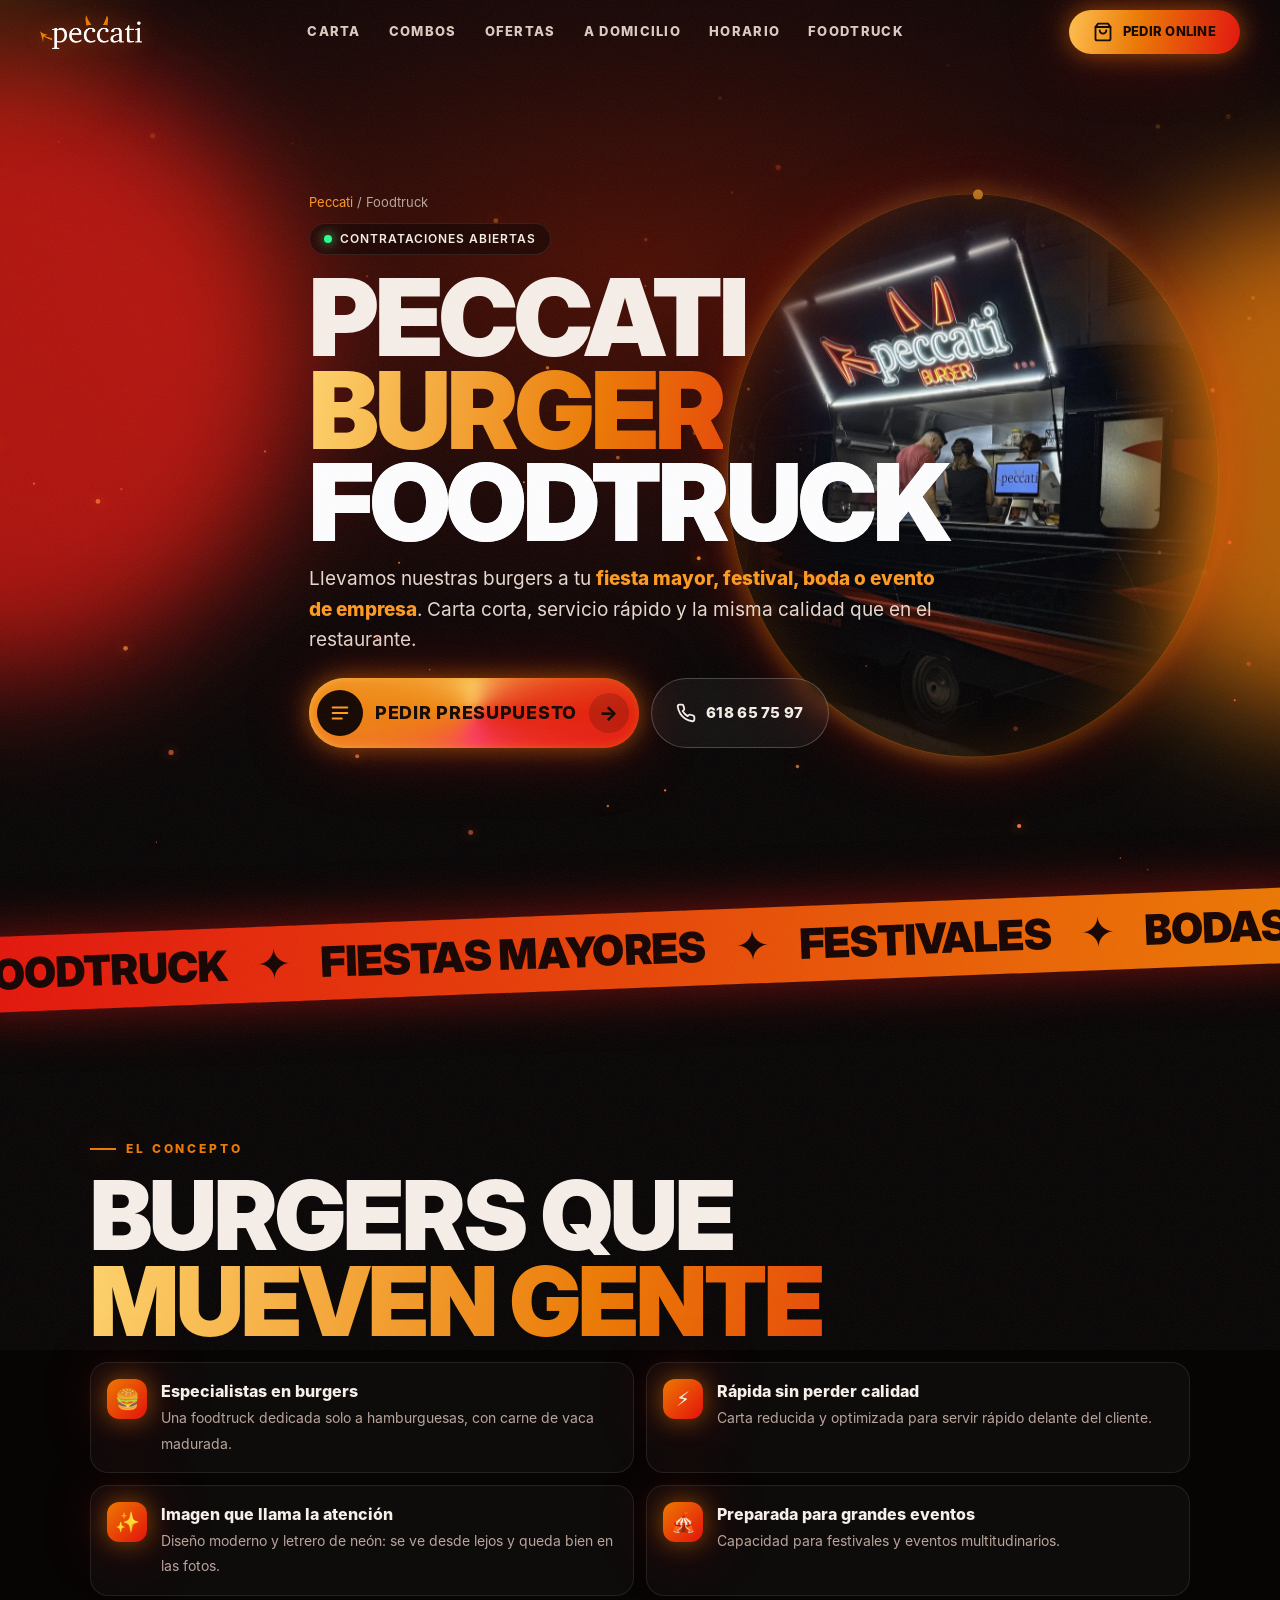
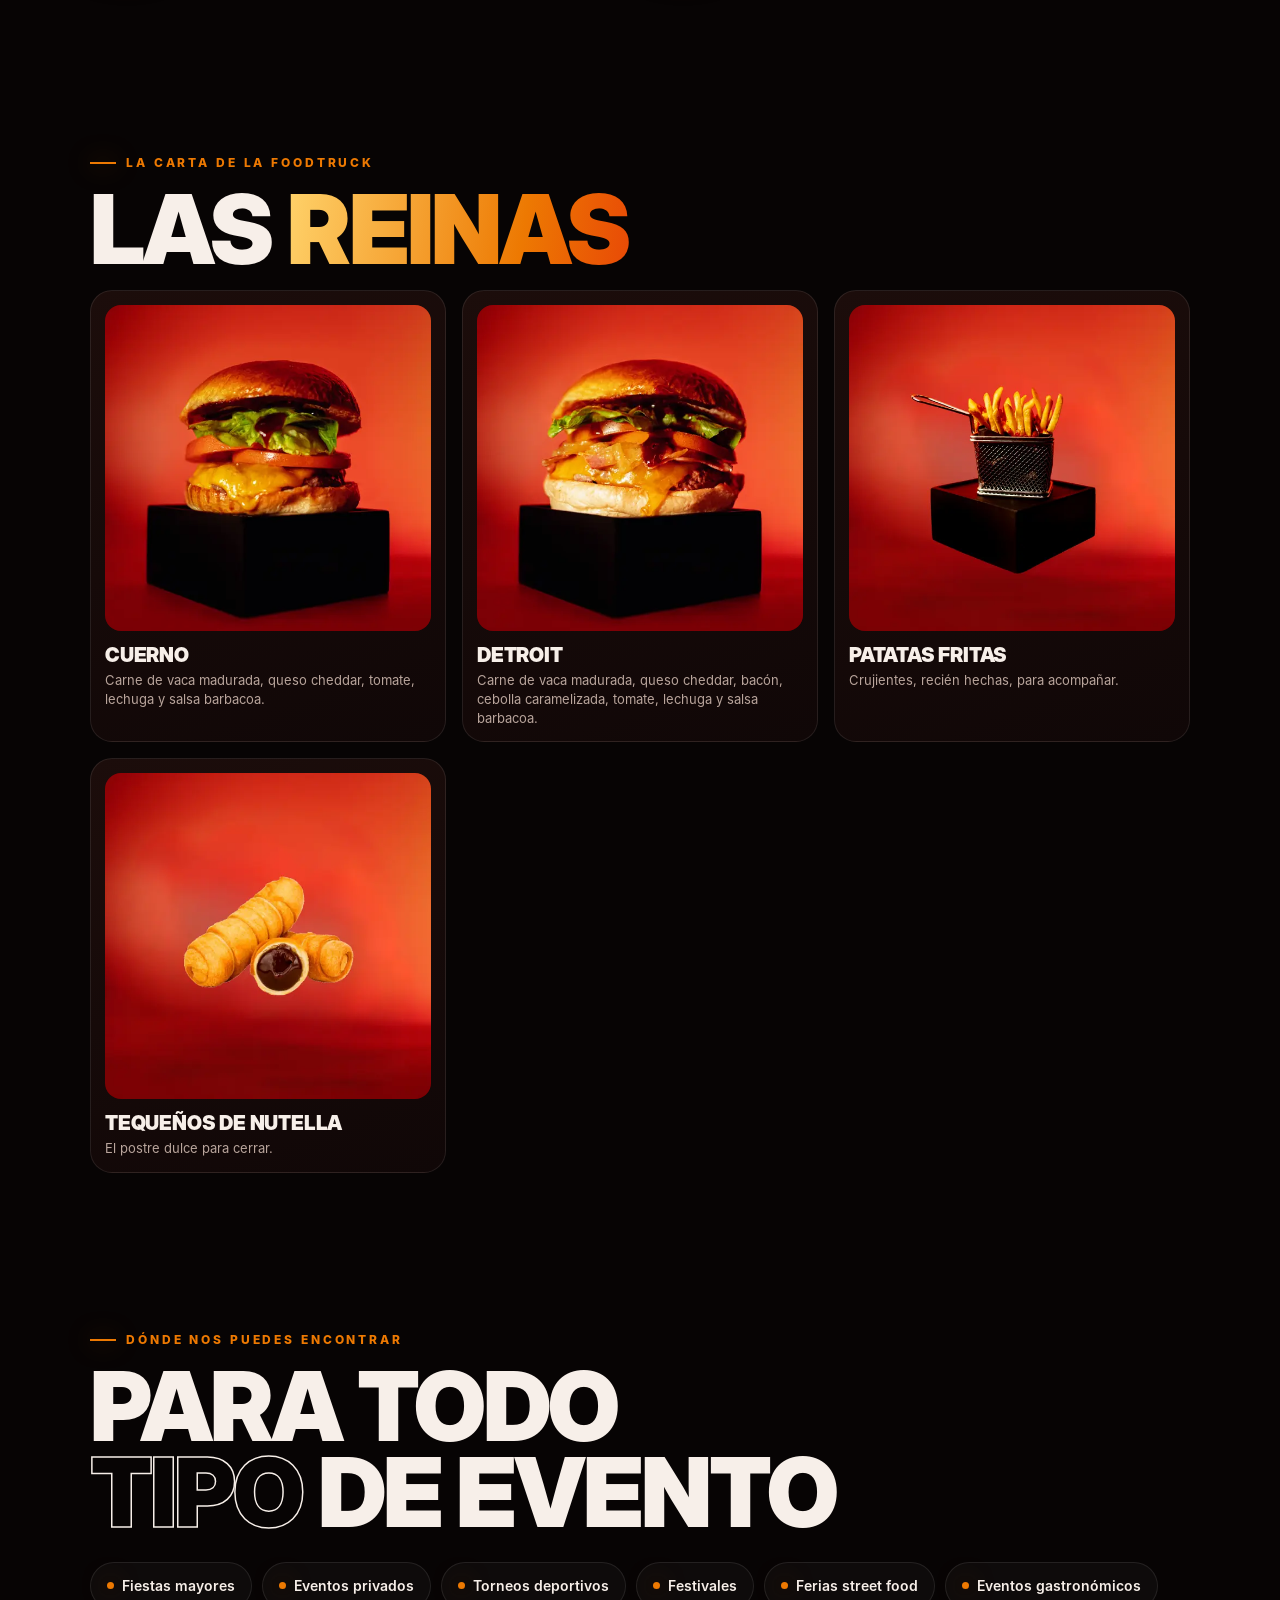
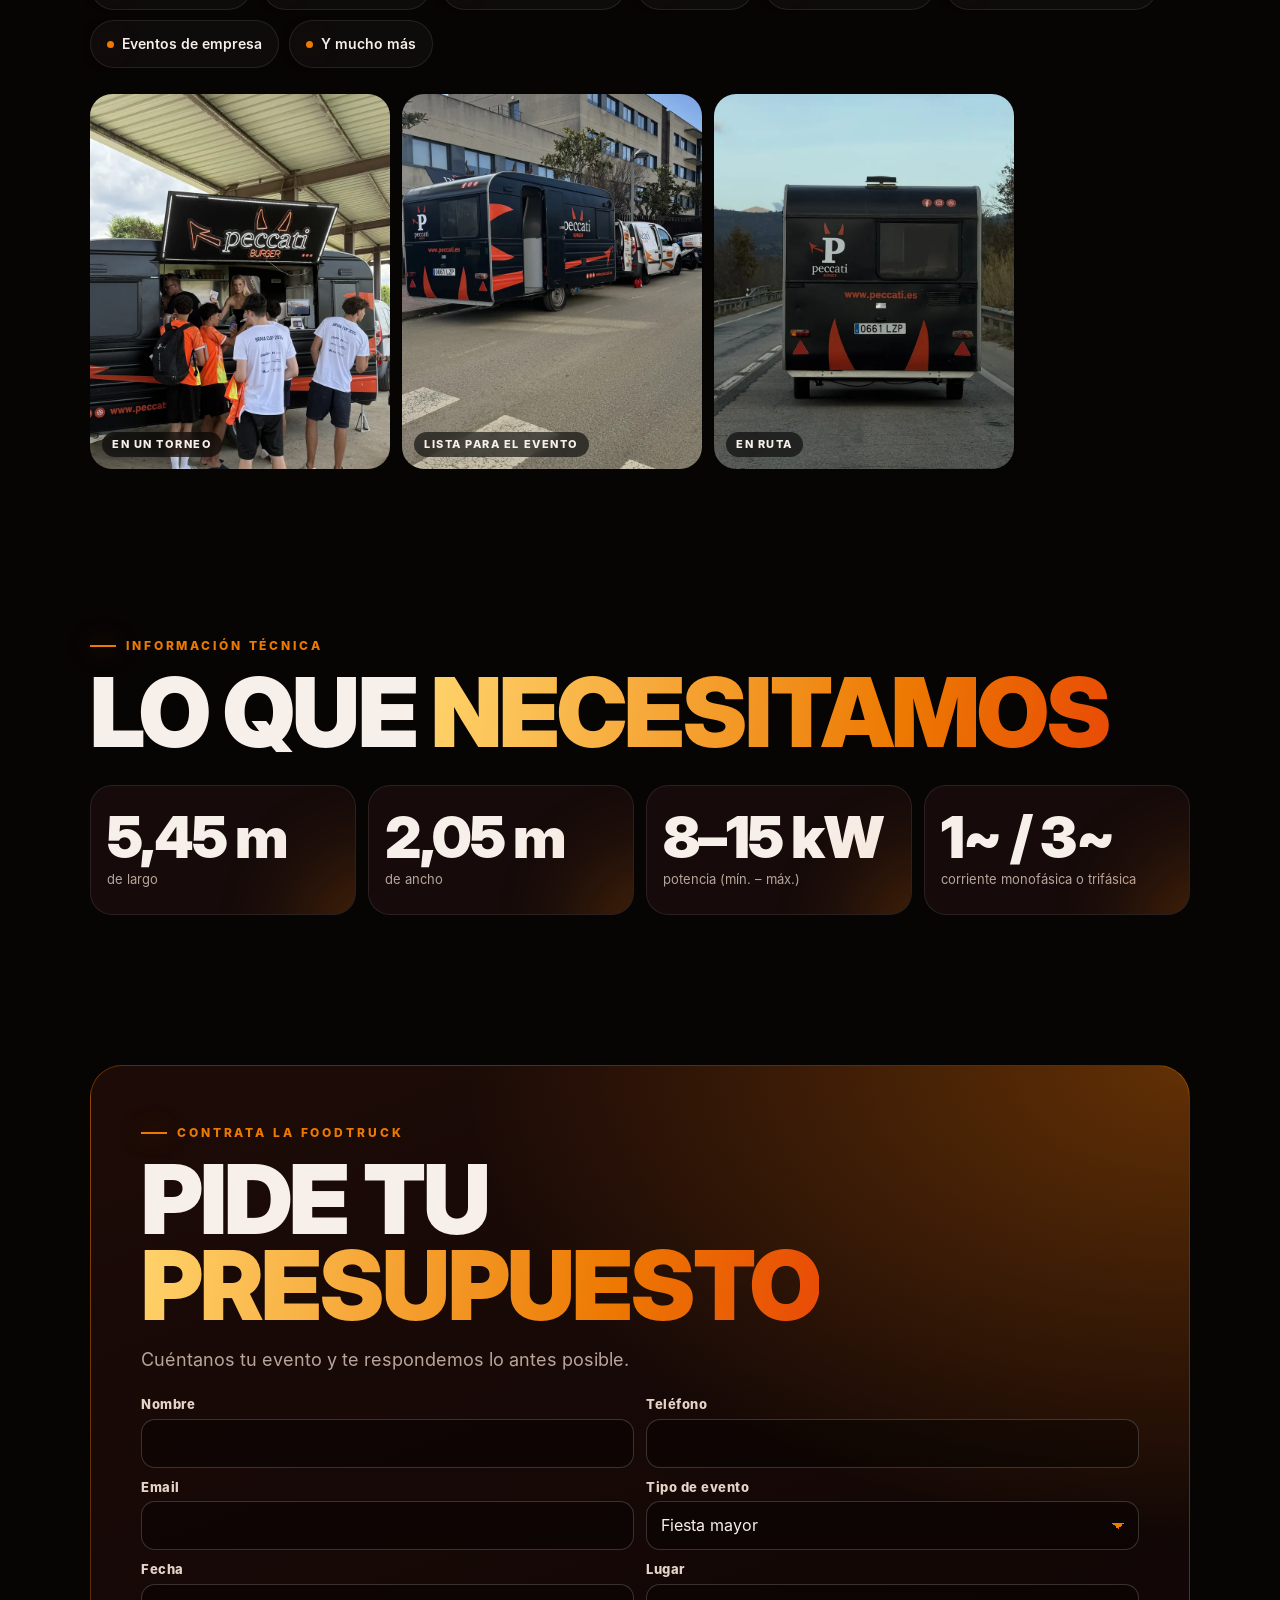
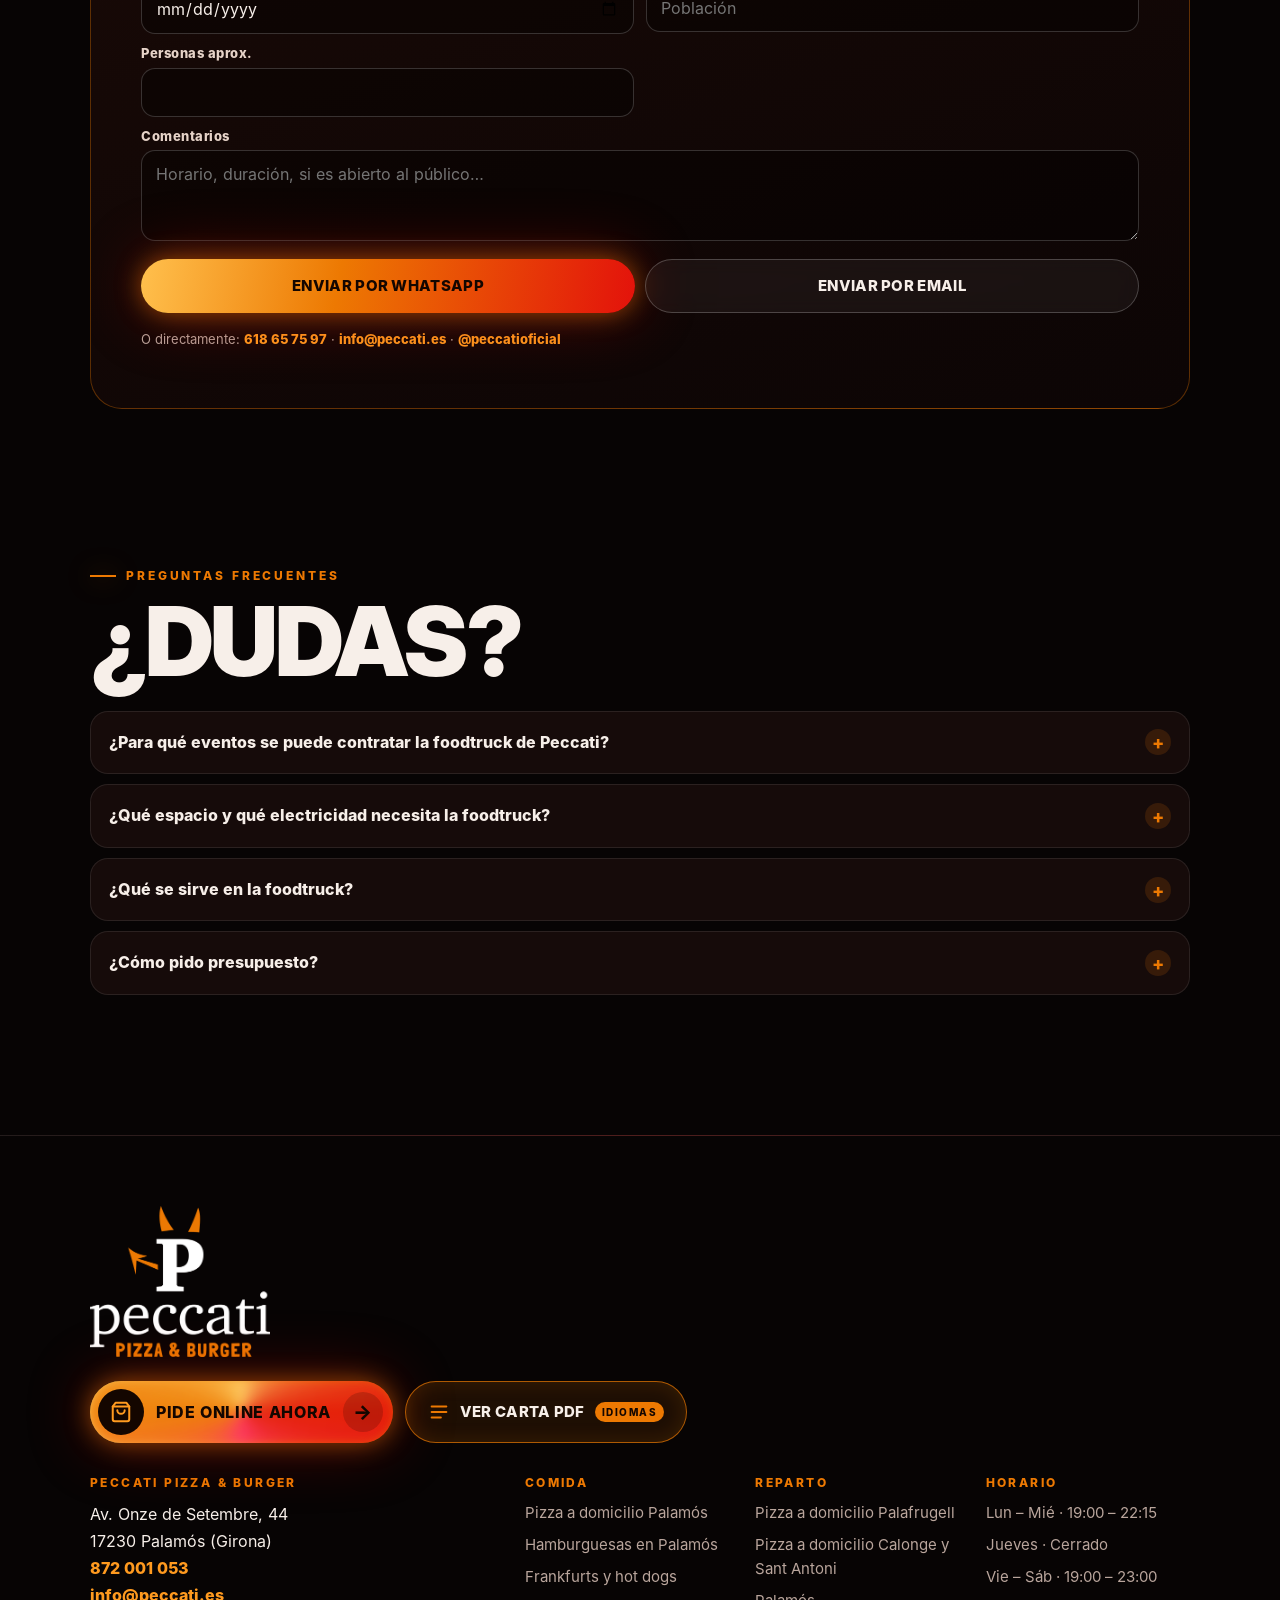
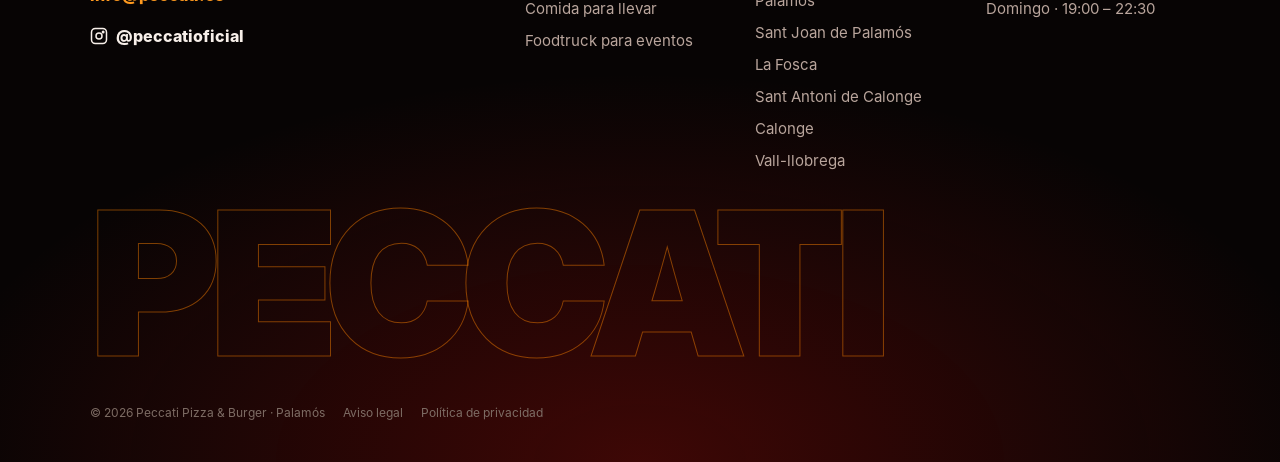
<file: foodtruck/index.html>
<!DOCTYPE html>
<html lang="es">
<head>
<meta charset="utf-8">
<meta name="viewport" content="width=device-width,initial-scale=1,viewport-fit=cover">
<title>Foodtruck de hamburguesas para eventos | Peccati Burger</title>
<meta name="description" content="Contrata la foodtruck de Peccati Burger para fiestas mayores, festivales, bodas, eventos privados y de empresa. Burgers de vaca madurada servidas al momento.">
<meta name="keywords" content="foodtruck hamburguesas, food truck eventos Girona, foodtruck Costa Brava, foodtruck fiesta mayor, alquiler foodtruck, food truck boda, foodtruck Palamós, hamburguesas para eventos">
<link rel="canonical" href="https://www.peccati.es/foodtruck/">
<meta name="robots" content="index,follow,max-image-preview:large,max-snippet:-1">
<meta name="theme-color" content="#070404">
<meta name="format-detection" content="telephone=yes">
<meta name="geo.region" content="ES-CT">
<meta name="geo.placename" content="Palamós">
<meta property="og:type" content="restaurant">
<meta property="og:locale" content="es_ES">
<meta property="og:site_name" content="Peccati Pizza & Burger">
<meta property="og:title" content="Foodtruck de hamburguesas para eventos | Peccati Burger">
<meta property="og:description" content="Contrata la foodtruck de Peccati Burger para fiestas mayores, festivales, bodas, eventos privados y de empresa. Burgers de vaca madurada servidas al momento.">
<meta property="og:url" content="https://www.peccati.es/foodtruck/">
<meta property="og:image" content="https://www.peccati.es/img/brand/og-peccati.jpg">
<meta property="og:image:width" content="1200"><meta property="og:image:height" content="630">
<meta name="twitter:card" content="summary_large_image">
<link rel="icon" href="/favicon.ico" sizes="any">
<link rel="icon" type="image/png" sizes="32x32" href="/img/brand/favicon-32x32.png">
<link rel="icon" type="image/png" sizes="192x192" href="/img/brand/android-icon-192x192.png">
<link rel="apple-touch-icon" sizes="180x180" href="/img/brand/apple-icon-180x180.png">
<link rel="manifest" href="/manifest.webmanifest">
<link rel="preload" href="/assets/fonts/display-black.woff" as="font" type="font/woff" crossorigin>
<link rel="preload" as="image" href="/img/foodtruck/foodtruck-noche.webp" fetchpriority="high">
<link rel="stylesheet" href="/assets/css/style.css?v=5">
<script type="application/ld+json">{"@context":"https://schema.org","@type":"Service","name":"Peccati Burger Foodtruck","serviceType":"Foodtruck de hamburguesas para eventos","description":"Contrata la foodtruck de Peccati Burger para fiestas mayores, festivales, bodas, eventos privados y de empresa. Burgers de vaca madurada servidas al momento.","url":"https://www.peccati.es/foodtruck/","image":"https://www.peccati.es/img/foodtruck/foodtruck-noche.webp","provider":{"@id":"https://www.peccati.es/#restaurant"},"audience":{"@type":"Audience","audienceType":"Organizadores de eventos, ayuntamientos, empresas y particulares"},"hasOfferCatalog":{"@type":"OfferCatalog","name":"Carta foodtruck","itemListElement":[{"@type":"Offer","itemOffered":{"@type":"MenuItem","name":"Cuerno","description":"Carne de vaca madurada, queso cheddar, tomate, lechuga y salsa barbacoa."}},{"@type":"Offer","itemOffered":{"@type":"MenuItem","name":"Detroit","description":"Carne de vaca madurada, queso cheddar, bacón, cebolla caramelizada, tomate, lechuga y salsa barbacoa."}},{"@type":"Offer","itemOffered":{"@type":"MenuItem","name":"Patatas fritas","description":"Crujientes, recién hechas, para acompañar."}},{"@type":"Offer","itemOffered":{"@type":"MenuItem","name":"Tequeños de Nutella","description":"El postre dulce para cerrar."}}]},"potentialAction":{"@type":"CommunicateAction","target":"tel:+34618657597"}}</script>
<script type="application/ld+json">{"@context":"https://schema.org","@type":"FAQPage","mainEntity":[{"@type":"Question","name":"¿Para qué eventos se puede contratar la foodtruck de Peccati?","acceptedAnswer":{"@type":"Answer","text":"Fiestas mayores, eventos privados, bodas y celebraciones, torneos deportivos, festivales, ferias de street food, eventos gastronómicos y eventos de empresa. Si tienes otro tipo de evento, pregúntanos."}},{"@type":"Question","name":"¿Qué espacio y qué electricidad necesita la foodtruck?","acceptedAnswer":{"@type":"Answer","text":"La foodtruck mide 5,45 m de largo por 2,05 m de ancho. Necesita una toma eléctrica de entre 8 y 15 kW (servicio mínimo y máximo), monofásica o trifásica."}},{"@type":"Question","name":"¿Qué se sirve en la foodtruck?","acceptedAnswer":{"@type":"Answer","text":"Una carta reducida y pensada para servir rápido sin perder calidad: las burgers Cuerno y Detroit con carne de vaca madurada, patatas fritas y tequeños de Nutella."}},{"@type":"Question","name":"¿Cómo pido presupuesto?","acceptedAnswer":{"@type":"Answer","text":"Rellena el formulario de esta página, llama al 618 65 75 97 o escribe a info@peccati.es con la fecha, el lugar, el tipo de evento y el número aproximado de personas."}}]}</script>
<script type="application/ld+json">{"@context":"https://schema.org","@type":"BreadcrumbList","itemListElement":[{"@type":"ListItem","position":1,"name":"Peccati","item":"https://www.peccati.es/"},{"@type":"ListItem","position":2,"name":"Foodtruck para eventos","item":"https://www.peccati.es/foodtruck/"}]}</script>
</head>
<body>
<div class="progress" aria-hidden="true"></div>
<div class="cursor" aria-hidden="true"></div>
<header class="nav">
  <a class="nav__logo" href="/" aria-label="Peccati Pizza & Burger – inicio"><img src="/img/brand/logo-h.webp" alt="Peccati Pizza & Burger Palamós" width="800" height="266"></a>
  <nav class="nav__links" aria-label="Principal"><a href="/#carta">Carta</a><a href="/#combos">Combos</a><a href="/#ofertas">Ofertas</a><a href="/#domicilio">A domicilio</a><a href="/#contacto">Horario</a><a href="/foodtruck/">Foodtruck</a></nav>
  <a class="btn btn--fire nav__call" href="https://peccati-pizza-burger.kivly.store/menu/6a0c73a825fbab1417b7fc30?tab=carta" target="_blank" rel="noopener"><svg viewBox="0 0 24 24" fill="none" stroke="currentColor" stroke-width="2.2" stroke-linecap="round" stroke-linejoin="round" aria-hidden="true"><path d="M6 2 3 6v14a2 2 0 0 0 2 2h14a2 2 0 0 0 2-2V6l-3-4z"/><path d="M3 6h18"/><path d="M16 10a4 4 0 0 1-8 0"/></svg> Pedir online</a>
  <a class="nav__order" href="https://peccati-pizza-burger.kivly.store/menu/6a0c73a825fbab1417b7fc30?tab=carta" target="_blank" rel="noopener"><svg viewBox="0 0 24 24" fill="none" stroke="currentColor" stroke-width="2.2" stroke-linecap="round" stroke-linejoin="round" aria-hidden="true"><path d="M6 2 3 6v14a2 2 0 0 0 2 2h14a2 2 0 0 0 2-2V6l-3-4z"/><path d="M3 6h18"/><path d="M16 10a4 4 0 0 1-8 0"/></svg><span>Pedir</span></a>
  <button class="burger" aria-label="Abrir menú" aria-expanded="false" aria-controls="ov"><span></span></button>
</header>
<div class="overlay" id="ov"><a href="/#carta">Carta</a><a href="/#ofertas">Ofertas</a><a href="/#contacto">Horario</a><a href="/foodtruck/" class="ov-ft">Foodtruck <span>eventos</span></a><div class="ov-btns"><a class="btn btn--order " href="https://peccati-pizza-burger.kivly.store/menu/6a0c73a825fbab1417b7fc30?tab=carta" target="_blank" rel="noopener"><span class="btn--order__ico"><svg viewBox="0 0 24 24" fill="none" stroke="currentColor" stroke-width="2.2" stroke-linecap="round" stroke-linejoin="round" aria-hidden="true"><path d="M6 2 3 6v14a2 2 0 0 0 2 2h14a2 2 0 0 0 2-2V6l-3-4z"/><path d="M3 6h18"/><path d="M16 10a4 4 0 0 1-8 0"/></svg></span><span>Pedir online ahora</span><span class="btn--order__arrow" aria-hidden="true">→</span></a><a class="btn btn--carta" href="https://drive.google.com/file/d/1YxpItkVt3Pw59HxQnJLDm8CxhJdoLP4b/view?usp=sharing" target="_blank" rel="noopener"><svg viewBox="0 0 24 24" fill="none" stroke="currentColor" stroke-width="2.2" stroke-linecap="round" aria-hidden="true"><path d="M4 6h16M4 12h16M4 18h10"/></svg><span>Carta</span><small>Idiomas</small></a></div><small>Av. Onze de Setembre, 44 · Palamós · Tel. 872 001 053</small></div>
<main>
<section class="hero ft-hero">
  <div class="hero__bg"></div><span class="blob blob--1"></span><span class="blob blob--2"></span>
  <canvas id="embers" aria-hidden="true"></canvas>
  <div class="hero__visual"><div class="hero__ring" aria-hidden="true"></div><img src="/img/foodtruck/foodtruck-noche.webp" alt="Foodtruck Peccati Burger de noche con el letrero de neón encendido" width="1080" height="1350" fetchpriority="high"></div>
  <div class="wrap hero__content">
    <p class="crumbs"><a href="/">Peccati</a> / Foodtruck</p>
    <p class="status open"><i></i><span>Contrataciones abiertas</span></p>
    <h1 class="h1"><span class="l"><span>Peccati</span></span><span class="l"><span class="grad">Burger</span></span><span class="l"><span class="glitch" data-t="Foodtruck">Foodtruck</span></span></h1>
    <p class="hero__sub">Llevamos nuestras burgers a tu <b>fiesta mayor, festival, boda o evento de empresa</b>. Carta corta, servicio rápido y la misma calidad que en el restaurante.</p>
    <div class="ctas"><a class="btn btn--order btn--xl" href="#presupuesto"><span class="btn--order__ico"><svg viewBox="0 0 24 24" fill="none" stroke="currentColor" stroke-width="2.2" stroke-linecap="round" aria-hidden="true"><path d="M4 6h16M4 12h16M4 18h10"/></svg></span><span>Pedir presupuesto</span><span class="btn--order__arrow" aria-hidden="true">→</span></a><a class="btn btn--ghost" href="tel:+34618657597"><svg viewBox="0 0 24 24" fill="none" stroke="currentColor" stroke-width="2.2" stroke-linecap="round" stroke-linejoin="round" aria-hidden="true"><path d="M22 16.9v3a2 2 0 0 1-2.2 2 19.8 19.8 0 0 1-8.6-3.1 19.5 19.5 0 0 1-6-6A19.8 19.8 0 0 1 2.1 4.2 2 2 0 0 1 4.1 2h3a2 2 0 0 1 2 1.7c.1.9.4 1.8.7 2.7a2 2 0 0 1-.5 2.1L8 9.8a16 16 0 0 0 6 6l1.3-1.3a2 2 0 0 1 2.1-.4c.9.3 1.8.6 2.7.7a2 2 0 0 1 1.7 2z"/></svg> 618 65 75 97</a></div>
  </div>
</section>
<div class="marquee" aria-hidden="true"><div class="marquee__track"><span>Foodtruck<em>✦</em></span><span>Fiestas mayores<em>✦</em></span><span>Festivales<em>✦</em></span><span>Bodas<em>✦</em></span><span>Eventos de empresa<em>✦</em></span><span>Street food<em>✦</em></span><span>Foodtruck<em>✦</em></span><span>Fiestas mayores<em>✦</em></span><span>Festivales<em>✦</em></span><span>Bodas<em>✦</em></span><span>Eventos de empresa<em>✦</em></span><span>Street food<em>✦</em></span></div></div>

<section class="sec" id="concepto">
 <div class="wrap">
  <span class="kicker rv">El concepto</span>
  <h2 class="h2 rv d1">Burgers que<br><span class="grad">mueven gente</span></h2>
  <ul class="feat">
   <li class="rv"><i aria-hidden="true">🍔</i><div><b>Especialistas en burgers</b><span>Una foodtruck dedicada solo a hamburguesas, con carne de vaca madurada.</span></div></li>
   <li class="rv d1"><i aria-hidden="true">⚡</i><div><b>Rápida sin perder calidad</b><span>Carta reducida y optimizada para servir rápido delante del cliente.</span></div></li>
   <li class="rv d2"><i aria-hidden="true">✨</i><div><b>Imagen que llama la atención</b><span>Diseño moderno y letrero de neón: se ve desde lejos y queda bien en las fotos.</span></div></li>
   <li class="rv d3"><i aria-hidden="true">🎪</i><div><b>Preparada para grandes eventos</b><span>Capacidad para festivales y eventos multitudinarios.</span></div></li>
  </ul>
 </div>
</section>

<section class="sec" id="menu-foodtruck" style="padding-top:10px">
 <div class="wrap">
  <span class="kicker rv">La carta de la foodtruck</span>
  <h2 class="h2 rv d1">Las <span class="grad">reinas</span></h2>
  <div class="cards cards--sq"><article class="it rv"><div class="it__img"><img src="/img/burgers/cuerno.webp" alt="Cuerno – foodtruck Peccati Burger" width="600" height="600" loading="lazy" decoding="async"></div><div class="it__body"><h4>Cuerno</h4><p>Carne de vaca madurada, queso cheddar, tomate, lechuga y salsa barbacoa.</p></div></article><article class="it rv"><div class="it__img"><img src="/img/burgers/detroit.webp" alt="Detroit – foodtruck Peccati Burger" width="600" height="600" loading="lazy" decoding="async"></div><div class="it__body"><h4>Detroit</h4><p>Carne de vaca madurada, queso cheddar, bacón, cebolla caramelizada, tomate, lechuga y salsa barbacoa.</p></div></article><article class="it rv"><div class="it__img"><img src="/img/sides/peccafries.webp" alt="Patatas fritas – foodtruck Peccati Burger" width="600" height="600" loading="lazy" decoding="async"></div><div class="it__body"><h4>Patatas fritas</h4><p>Crujientes, recién hechas, para acompañar.</p></div></article><article class="it rv"><div class="it__img"><img src="/img/sides/tequenos.webp" alt="Tequeños de Nutella – foodtruck Peccati Burger" width="600" height="600" loading="lazy" decoding="async"></div><div class="it__body"><h4>Tequeños de Nutella</h4><p>El postre dulce para cerrar.</p></div></article></div>
 </div>
</section>

<section class="sec" id="eventos" style="padding-top:10px">
 <div class="wrap">
  <span class="kicker rv">Dónde nos puedes encontrar</span>
  <h2 class="h2 rv d1">Para todo<br><span class="outline">tipo</span> de evento</h2>
  <div class="zones rv"><span class="zone">Fiestas mayores</span><span class="zone">Eventos privados</span><span class="zone">Torneos deportivos</span><span class="zone">Festivales</span><span class="zone">Ferias street food</span><span class="zone">Eventos gastronómicos</span><span class="zone">Eventos de empresa</span><span class="zone">Y mucho más</span></div>
  <div class="gal"><figure><img src="/img/foodtruck/foodtruck-evento.webp" alt="En un torneo – foodtruck Peccati Burger" width="800" height="1000" loading="lazy" decoding="async"><figcaption>En un torneo</figcaption></figure><figure><img src="/img/foodtruck/foodtruck-aparcada.webp" alt="Lista para el evento – foodtruck Peccati Burger" width="800" height="1000" loading="lazy" decoding="async"><figcaption>Lista para el evento</figcaption></figure><figure><img src="/img/foodtruck/foodtruck-trasera.webp" alt="En ruta – foodtruck Peccati Burger" width="800" height="1000" loading="lazy" decoding="async"><figcaption>En ruta</figcaption></figure></div>
 </div>
</section>

<section class="sec" id="ficha" style="padding-top:10px">
 <div class="wrap">
  <span class="kicker rv">Información técnica</span>
  <h2 class="h2 rv d1">Lo que <span class="grad">necesitamos</span></h2>
  <div class="stats">
   <div class="stat rv"><b>5,45 m</b><span>de largo</span></div>
   <div class="stat rv d1"><b>2,05 m</b><span>de ancho</span></div>
   <div class="stat rv d2"><b>8–15 kW</b><span>potencia (mín. – máx.)</span></div>
   <div class="stat rv d3"><b>1~ / 3~</b><span>corriente monofásica o trifásica</span></div>
  </div>
 </div>
</section>

<section class="sec" id="presupuesto" style="padding-top:10px">
 <div class="wrap">
  <div class="coins rv">
   <span class="kicker">Contrata la foodtruck</span>
   <h2 class="h2">Pide tu<br><span class="grad">presupuesto</span></h2>
   <p class="lead">Cuéntanos tu evento y te respondemos lo antes posible.</p>
   <form class="ft-form" id="ftForm" novalidate>
    <label>Nombre<input name="nombre" required autocomplete="name"></label>
    <label>Teléfono<input name="telefono" type="tel" required autocomplete="tel"></label>
    <label>Email<input name="email" type="email" autocomplete="email"></label>
    <label>Tipo de evento<select name="tipo"><option>Fiesta mayor</option><option>Evento privado / celebración</option><option>Boda</option><option>Torneo deportivo</option><option>Festival</option><option>Feria street food</option><option>Evento gastronómico</option><option>Evento de empresa</option><option>Otro</option></select></label>
    <label>Fecha<input name="fecha" type="date"></label>
    <label>Lugar<input name="lugar" placeholder="Población"></label>
    <label>Personas aprox.<input name="personas" type="number" min="1" inputmode="numeric"></label>
    <label class="full">Comentarios<textarea name="mensaje" rows="3" placeholder="Horario, duración, si es abierto al público…"></textarea></label>
    <p class="ft-form__err full" id="ftErr" role="alert" hidden>Pon al menos tu nombre y tu teléfono.</p>
    <div class="ft-form__btns full">
     <button type="button" class="btn btn--fire" data-send="wa">Enviar por WhatsApp</button>
     <button type="button" class="btn btn--ghost" data-send="mail">Enviar por email</button>
    </div>
   </form>
   <p class="note" style="margin-top:16px">O directamente: <a href="tel:+34618657597" style="color:var(--or2);font-weight:800">618 65 75 97</a> · <a href="mailto:info@peccati.es" style="color:var(--or2);font-weight:800">info@peccati.es</a> · <a href="https://www.instagram.com/peccatioficial/" target="_blank" rel="noopener" style="color:var(--or2);font-weight:800">@peccatioficial</a></p>
  </div>
 </div>
</section>

<section class="sec" id="faq" style="padding-top:10px">
 <div class="wrap">
  <span class="kicker rv">Preguntas frecuentes</span>
  <h2 class="h2 rv d1">¿Dudas?</h2>
  <div class="faq"><details class="rv"><summary>¿Para qué eventos se puede contratar la foodtruck de Peccati?</summary><p>Fiestas mayores, eventos privados, bodas y celebraciones, torneos deportivos, festivales, ferias de street food, eventos gastronómicos y eventos de empresa. Si tienes otro tipo de evento, pregúntanos.</p></details>
<details class="rv"><summary>¿Qué espacio y qué electricidad necesita la foodtruck?</summary><p>La foodtruck mide 5,45 m de largo por 2,05 m de ancho. Necesita una toma eléctrica de entre 8 y 15 kW (servicio mínimo y máximo), monofásica o trifásica.</p></details>
<details class="rv"><summary>¿Qué se sirve en la foodtruck?</summary><p>Una carta reducida y pensada para servir rápido sin perder calidad: las burgers Cuerno y Detroit con carne de vaca madurada, patatas fritas y tequeños de Nutella.</p></details>
<details class="rv"><summary>¿Cómo pido presupuesto?</summary><p>Rellena el formulario de esta página, llama al 618 65 75 97 o escribe a info@peccati.es con la fecha, el lugar, el tipo de evento y el número aproximado de personas.</p></details></div>
 </div>
</section>
</main>
<script>window.FT={wa:"34618657597",mail:"info@peccati.es"};</script>
<footer class="foot">
 <div class="wrap">
  <img class="foot__logo" src="/img/brand/logo-stack.webp" alt="Logo Peccati Pizza & Burger" width="800" height="671" loading="lazy">
  <div class="ov-btns" style="margin-bottom:34px"><a class="btn btn--order " href="https://peccati-pizza-burger.kivly.store/menu/6a0c73a825fbab1417b7fc30?tab=carta" target="_blank" rel="noopener"><span class="btn--order__ico"><svg viewBox="0 0 24 24" fill="none" stroke="currentColor" stroke-width="2.2" stroke-linecap="round" stroke-linejoin="round" aria-hidden="true"><path d="M6 2 3 6v14a2 2 0 0 0 2 2h14a2 2 0 0 0 2-2V6l-3-4z"/><path d="M3 6h18"/><path d="M16 10a4 4 0 0 1-8 0"/></svg></span><span>Pide online ahora</span><span class="btn--order__arrow" aria-hidden="true">→</span></a><a class="btn btn--carta" href="https://drive.google.com/file/d/1YxpItkVt3Pw59HxQnJLDm8CxhJdoLP4b/view?usp=sharing" target="_blank" rel="noopener"><svg viewBox="0 0 24 24" fill="none" stroke="currentColor" stroke-width="2.2" stroke-linecap="round" aria-hidden="true"><path d="M4 6h16M4 12h16M4 18h10"/></svg><span>Ver carta PDF</span><small>Idiomas</small></a></div>
  <div class="foot__cols">
   <div><h4>Peccati Pizza & Burger</h4>
    <address class="addr">Av. Onze de Setembre, 44<br>17230 Palamós (Girona)<br><a href="tel:+34872001053">872 001 053</a><br><a href="mailto:info@peccati.es">info@peccati.es</a></address>
    <p style="margin-top:14px"><a class="social" href="https://www.instagram.com/peccatioficial/" target="_blank" rel="noopener"><svg viewBox="0 0 24 24" width="18" height="18" fill="none" stroke="currentColor" stroke-width="2" aria-hidden="true"><rect x="2" y="2" width="20" height="20" rx="5"/><circle cx="12" cy="12" r="4"/><circle cx="17.5" cy="6.5" r="1" fill="currentColor"/></svg> @peccatioficial</a></p></div>
   <div><h4>Comida</h4><ul>
    <li><a href="/pizza-a-domicilio-palamos/">Pizza a domicilio Palamós</a></li>
    <li><a href="/hamburguesas-palamos/">Hamburguesas en Palamós</a></li>
    <li><a href="/frankfurts-hot-dogs-palamos/">Frankfurts y hot dogs</a></li>
    <li><a href="/comida-para-llevar-palamos/">Comida para llevar</a></li>
    <li><a href="/foodtruck/">Foodtruck para eventos</a></li></ul></div>
   <div><h4>Reparto</h4><ul>
    <li><a href="/pizza-a-domicilio-palafrugell/">Pizza a domicilio Palafrugell</a></li>
    <li><a href="/pizza-a-domicilio-calonge-sant-antoni/">Pizza a domicilio Calonge y Sant Antoni</a></li>
    <li>Palamós</li><li>Sant Joan de Palamós</li><li>La Fosca</li><li>Sant Antoni de Calonge</li><li>Calonge</li><li>Vall-llobrega</li></ul></div>
   <div><h4>Horario</h4><ul><li>Lun – Mié · 19:00 – 22:15</li><li>Jueves · Cerrado</li><li>Vie – Sáb · 19:00 – 23:00</li><li>Domingo · 19:00 – 22:30</li></ul></div>
  </div>
  <div class="foot__big" aria-hidden="true">peccati</div>
  <div class="foot__legal"><span>© <span data-year>2026</span> Peccati Pizza & Burger · Palamós</span><a href="/aviso-legal/">Aviso legal</a><a href="/politica-de-privacidad/">Política de privacidad</a></div>
 </div>
</footer><nav class="bar" aria-label="Acciones rápidas">
  <a href="tel:+34872001053"><svg viewBox="0 0 24 24" fill="none" stroke="currentColor" stroke-width="2.2" stroke-linecap="round" stroke-linejoin="round" aria-hidden="true"><path d="M22 16.9v3a2 2 0 0 1-2.2 2 19.8 19.8 0 0 1-8.6-3.1 19.5 19.5 0 0 1-6-6A19.8 19.8 0 0 1 2.1 4.2 2 2 0 0 1 4.1 2h3a2 2 0 0 1 2 1.7c.1.9.4 1.8.7 2.7a2 2 0 0 1-.5 2.1L8 9.8a16 16 0 0 0 6 6l1.3-1.3a2 2 0 0 1 2.1-.4c.9.3 1.8.6 2.7.7a2 2 0 0 1 1.7 2z"/></svg>Llamar</a>
  <a class="main" href="https://peccati-pizza-burger.kivly.store/menu/6a0c73a825fbab1417b7fc30?tab=carta" target="_blank" rel="noopener"><svg viewBox="0 0 24 24" fill="none" stroke="currentColor" stroke-width="2.2" stroke-linecap="round" stroke-linejoin="round" aria-hidden="true"><path d="M6 2 3 6v14a2 2 0 0 0 2 2h14a2 2 0 0 0 2-2V6l-3-4z"/><path d="M3 6h18"/><path d="M16 10a4 4 0 0 1-8 0"/></svg>Pedir online</a>
  <a href="/#carta"><svg viewBox="0 0 24 24" fill="none" stroke="currentColor" stroke-width="2.2" stroke-linecap="round" aria-hidden="true"><path d="M4 6h16M4 12h16M4 18h10"/></svg>Carta</a>
</nav>
<script src="/assets/js/main.js?v=5" defer></script>
</body>
</html>
</file>
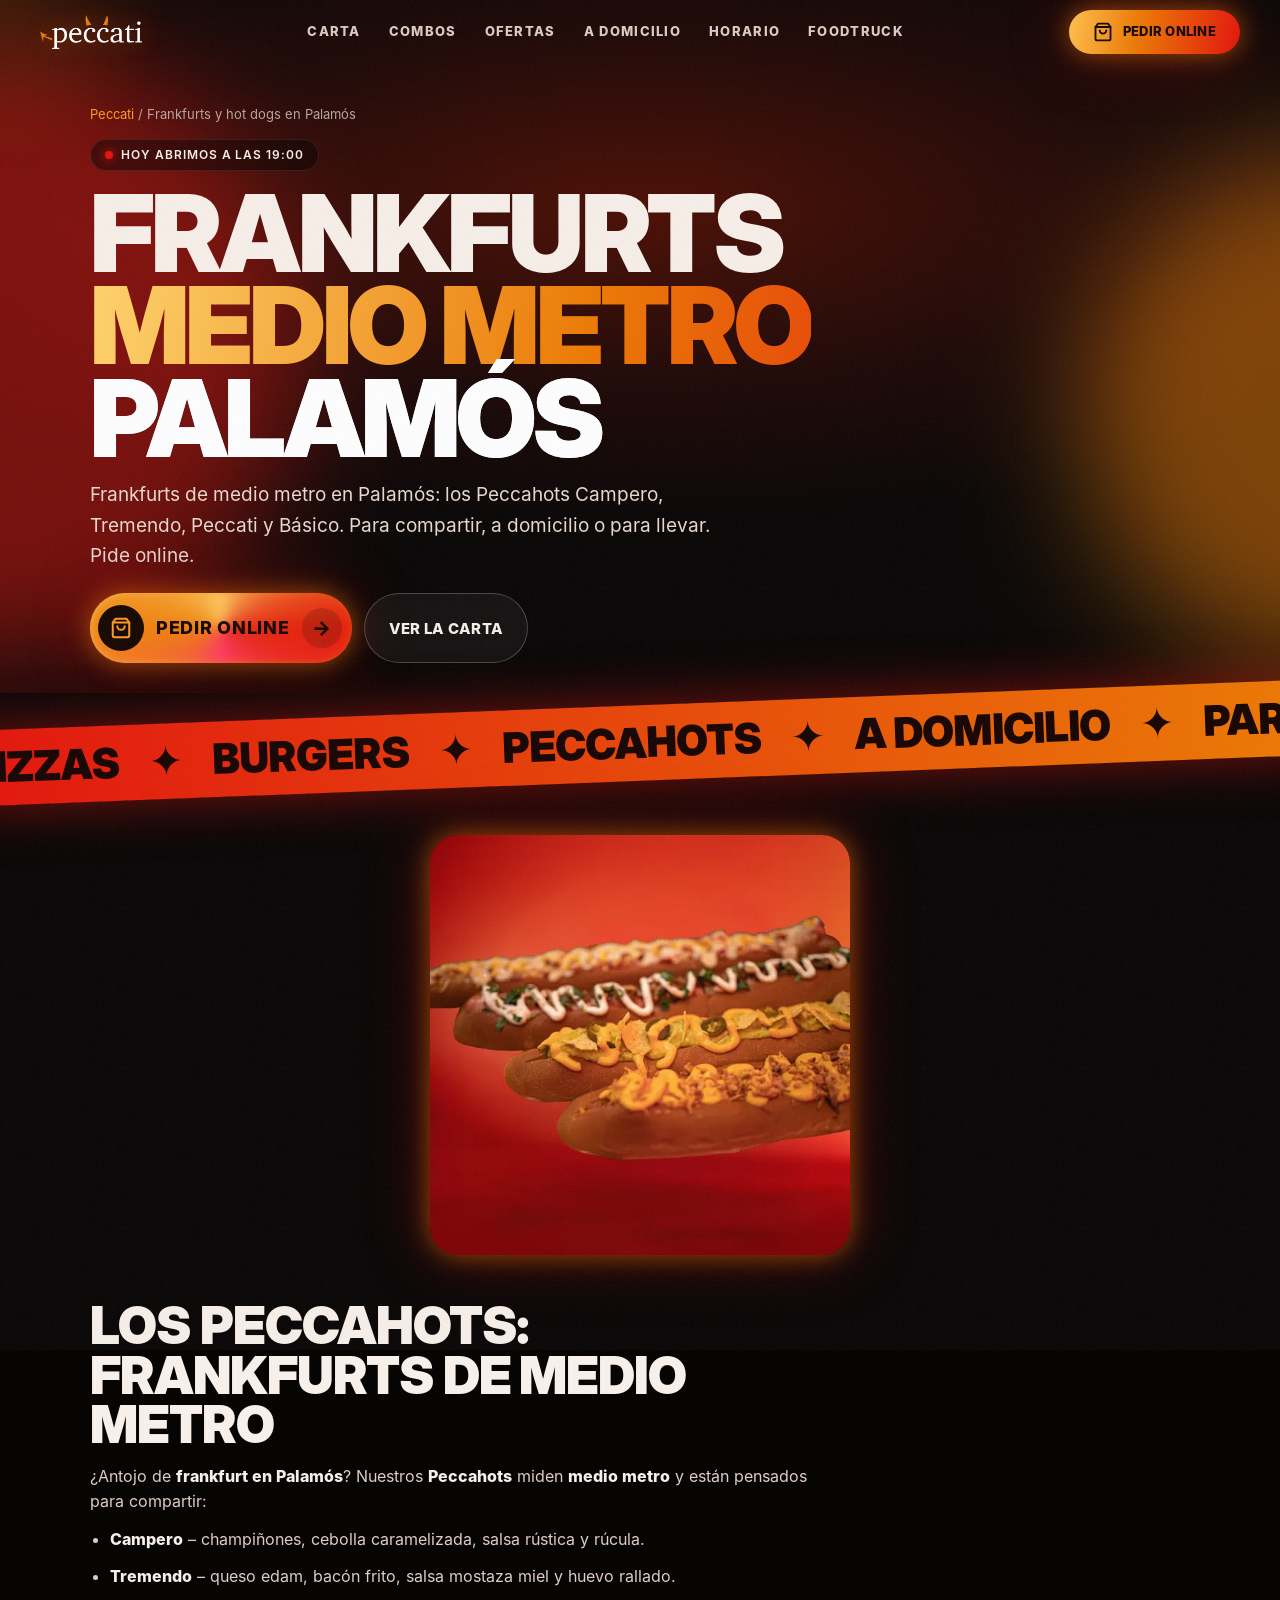
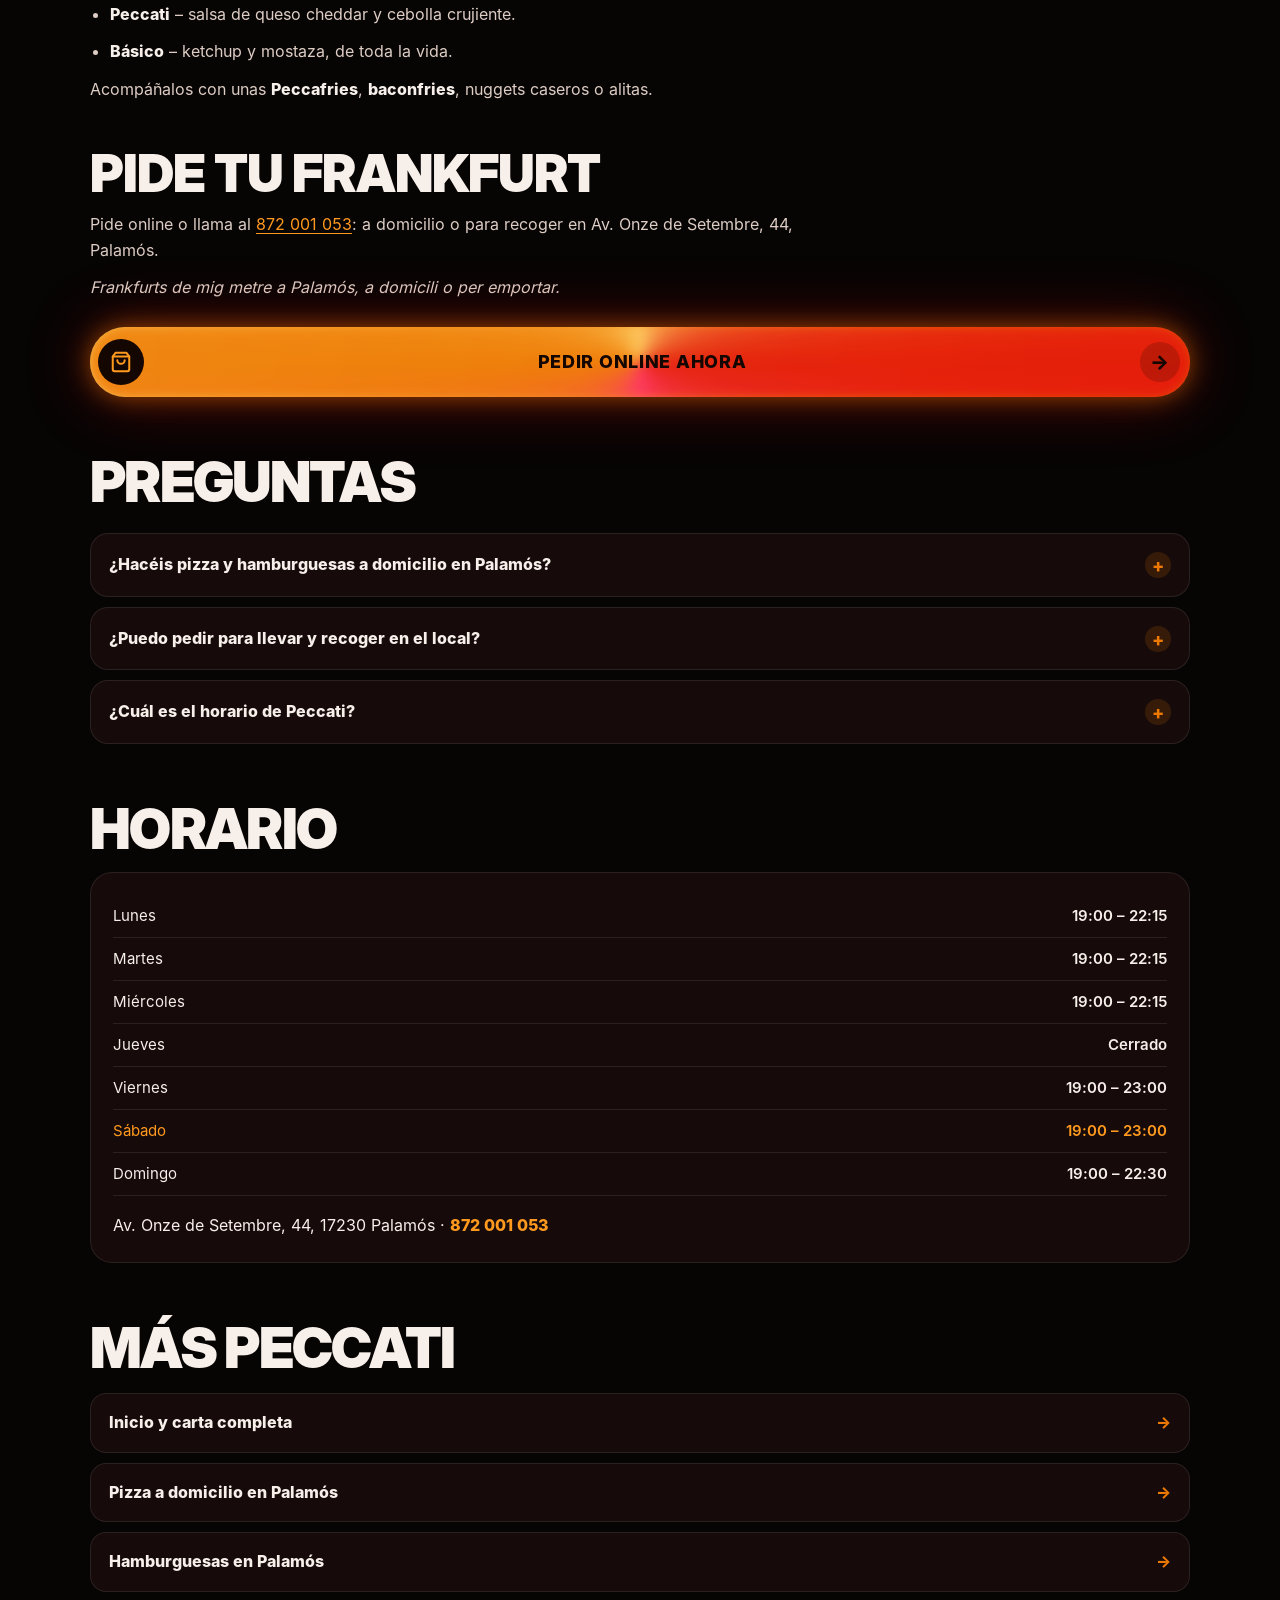
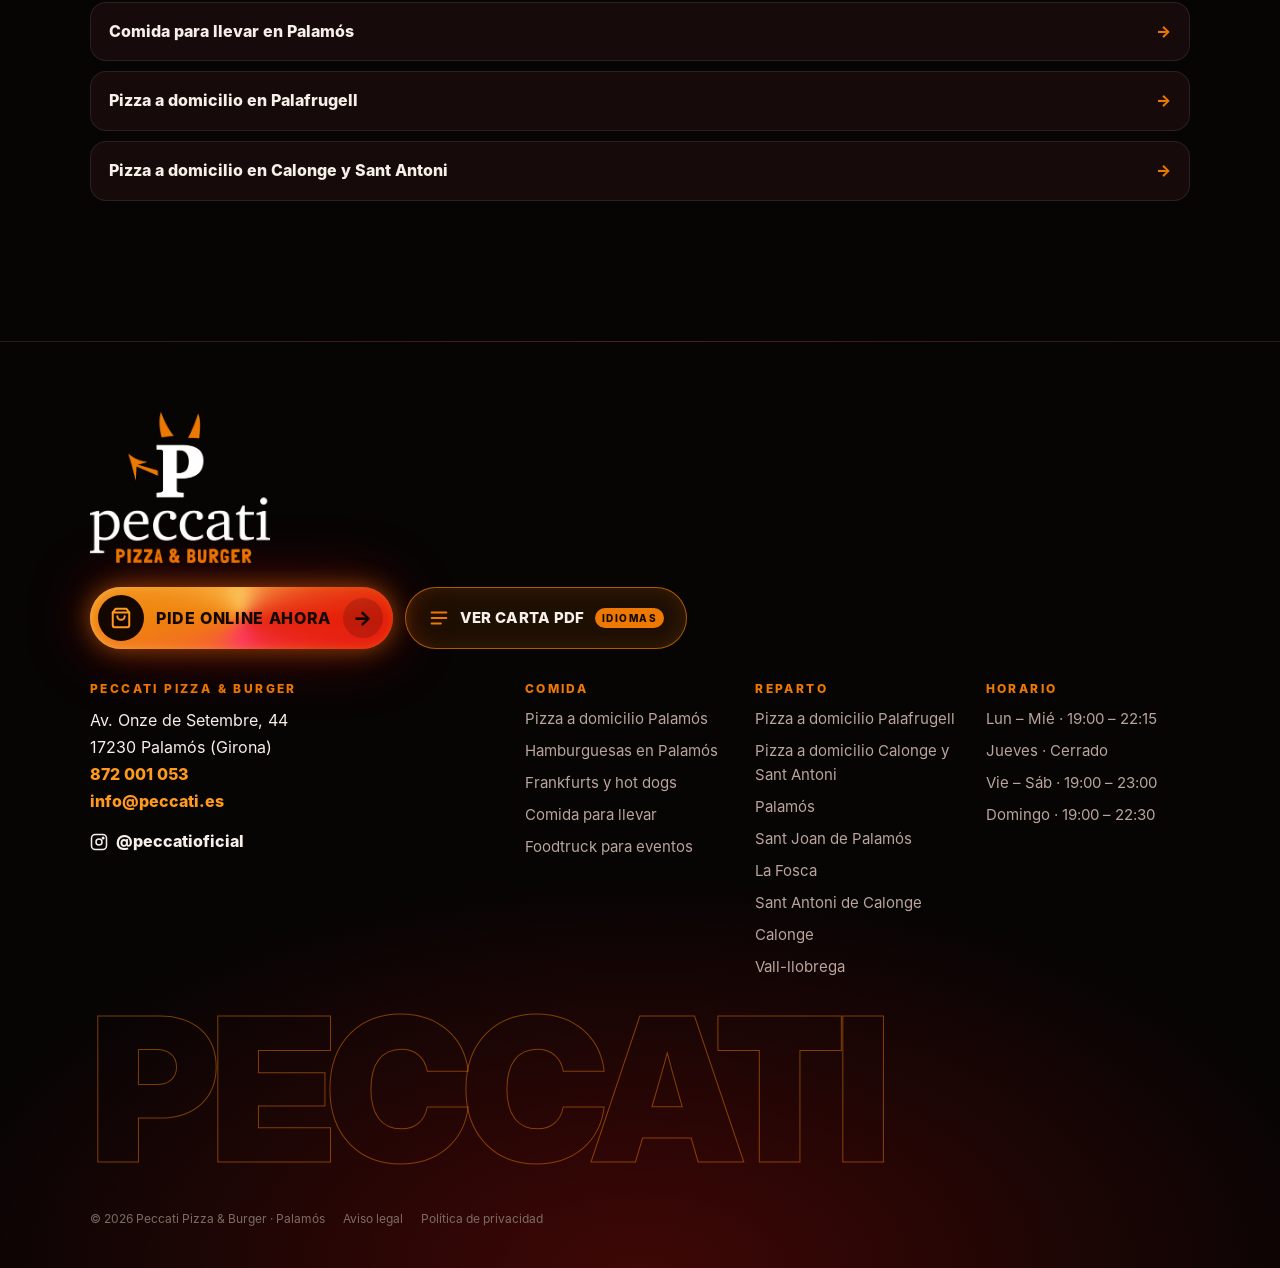
<file: frankfurts-hot-dogs-palamos/index.html>
<!DOCTYPE html>
<html lang="es">
<head>
<meta charset="utf-8">
<meta name="viewport" content="width=device-width,initial-scale=1,viewport-fit=cover">
<title>Frankfurts de medio metro en Palamós · Peccahots | Peccati</title>
<meta name="description" content="Frankfurts de medio metro en Palamós: los Peccahots Campero, Tremendo, Peccati y Básico. Para compartir, a domicilio o para llevar. Pide online.">
<meta name="keywords" content="frankfurt Palamós, frankfurts Palamós, hot dog Palamós, perritos calientes Palamós, frankfurt a domicilio Palamós, frankfurt medio metro, frankfurts per emportar Palamós">
<link rel="canonical" href="https://www.peccati.es/frankfurts-hot-dogs-palamos/">
<meta name="robots" content="index,follow,max-image-preview:large,max-snippet:-1">
<meta name="theme-color" content="#070404">
<meta name="format-detection" content="telephone=yes">
<meta name="geo.region" content="ES-CT">
<meta name="geo.placename" content="Palamós">
<meta property="og:type" content="restaurant">
<meta property="og:locale" content="es_ES">
<meta property="og:site_name" content="Peccati Pizza & Burger">
<meta property="og:title" content="Frankfurts de medio metro en Palamós · Peccahots | Peccati">
<meta property="og:description" content="Frankfurts de medio metro en Palamós: los Peccahots Campero, Tremendo, Peccati y Básico. Para compartir, a domicilio o para llevar. Pide online.">
<meta property="og:url" content="https://www.peccati.es/frankfurts-hot-dogs-palamos/">
<meta property="og:image" content="https://www.peccati.es/img/brand/og-peccati.jpg">
<meta property="og:image:width" content="1200"><meta property="og:image:height" content="630">
<meta name="twitter:card" content="summary_large_image">
<link rel="icon" href="/favicon.ico" sizes="any">
<link rel="icon" type="image/png" sizes="32x32" href="/img/brand/favicon-32x32.png">
<link rel="icon" type="image/png" sizes="192x192" href="/img/brand/android-icon-192x192.png">
<link rel="apple-touch-icon" sizes="180x180" href="/img/brand/apple-icon-180x180.png">
<link rel="manifest" href="/manifest.webmanifest">
<link rel="preload" href="/assets/fonts/display-black.woff" as="font" type="font/woff" crossorigin>

<link rel="stylesheet" href="/assets/css/style.css?v=5">
<script type="application/ld+json">{"@context":"https://schema.org","@graph":[{"@type":["Restaurant","FastFoodRestaurant"],"@id":"https://www.peccati.es/#restaurant","name":"Peccati Pizza & Burger","alternateName":["Peccati","Peccati Palamós","Pizzeria Peccati"],"description":"Pizzería y hamburguesería en Palamós. Pizzas en tres medidas, hamburguesas gourmet, Peccahots (frankfurts de medio metro) y sides. Pedidos online, a domicilio y para llevar en Palamós, Calonge, Sant Antoni, Vall-llobrega, Mont-ras y Palafrugell.","url":"https://www.peccati.es/","telephone":"+34872001053","email":"info@peccati.es","image":["https://www.peccati.es/img/brand/og-peccati.jpg","https://www.peccati.es/img/galeria/hero.webp","https://www.peccati.es/img/galeria/7408.webp"],"logo":"https://www.peccati.es/img/brand/logo-stack.png","priceRange":"€€","servesCuisine":["Pizza","Hamburguesas","Hot dogs","Comida americana","Comida italiana"],"address":{"@type":"PostalAddress","streetAddress":"Avinguda Onze de Setembre, 44","addressLocality":"Palamós","postalCode":"17230","addressRegion":"Girona","addressCountry":"ES"},"hasMap":"https://www.google.com/maps/search/?api=1&query=Peccati+Pizza+%26+Burger+Av.+Onze+de+Setembre+44+17230+Palam%C3%B3s","areaServed":[{"@type":"City","name":"Palamós"},{"@type":"City","name":"Sant Joan de Palamós"},{"@type":"City","name":"La Fosca"},{"@type":"City","name":"Sant Antoni de Calonge"},{"@type":"City","name":"Calonge"},{"@type":"City","name":"Vall-llobrega"},{"@type":"City","name":"Mont-ras"},{"@type":"City","name":"Palafrugell"}],"openingHoursSpecification":[{"@type":"OpeningHoursSpecification","dayOfWeek":["Monday","Tuesday","Wednesday"],"opens":"19:00","closes":"22:15"},{"@type":"OpeningHoursSpecification","dayOfWeek":["Friday","Saturday"],"opens":"19:00","closes":"23:00"},{"@type":"OpeningHoursSpecification","dayOfWeek":["Sunday"],"opens":"19:00","closes":"22:30"}],"acceptsReservations":"False","currenciesAccepted":"EUR","sameAs":["https://www.instagram.com/peccatioficial/","https://www.just-eat.es/restaurants-peccati-pizza-burger-palamos","https://www.tripadvisor.com/Restaurant_Review-g663680-d27344027-Reviews-Peccati_Pizza_burger-Palamos_Province_of_Girona_Catalonia.html"],"potentialAction":{"@type":"OrderAction","target":{"@type":"EntryPoint","urlTemplate":"https://peccati-pizza-burger.kivly.store/menu/6a0c73a825fbab1417b7fc30?tab=carta","inLanguage":"es","actionPlatform":["http://schema.org/MobileWebPlatform","http://schema.org/DesktopWebPlatform"]},"deliveryMethod":["http://purl.org/goodrelations/v1#DeliveryModeOwnFleet","http://purl.org/goodrelations/v1#DeliveryModePickUp"]},"hasMenu":{"@type":"Menu","name":"Carta Peccati Pizza & Burger","url":"https://www.peccati.es/#carta","inLanguage":"es","hasMenuSection":[{"@type":"MenuSection","name":"Pizzas","description":"Tres medidas: pequeña, mediana y familiar","hasMenuItem":[{"@type":"MenuItem","name":"Pizza Leviatán","description":"Carne de vaca, bacón ahumado, salsa barbacoa, tomate y fiordilatte.","offers":[{"@type":"Offer","price":"10.95","priceCurrency":"EUR","name":"Pequeña"},{"@type":"Offer","price":"18.95","priceCurrency":"EUR","name":"Mediana"},{"@type":"Offer","price":"25.95","priceCurrency":"EUR","name":"Familiar"}]},{"@type":"MenuItem","name":"Pizza Luzbel","description":"Bacón laminado, frankfurt, queso emmental, tomate y fiordilatte.","offers":[{"@type":"Offer","price":"9.95","priceCurrency":"EUR","name":"Pequeña"},{"@type":"Offer","price":"12.95","priceCurrency":"EUR","name":"Mediana"},{"@type":"Offer","price":"18.95","priceCurrency":"EUR","name":"Familiar"}]},{"@type":"MenuItem","name":"Pizza Truférica","description":"Jamón ibérico de bellota, trufa negra natural, tomate y fiordilatte.","offers":[{"@type":"Offer","price":"11.95","priceCurrency":"EUR","name":"Pequeña"},{"@type":"Offer","price":"17.95","priceCurrency":"EUR","name":"Mediana"},{"@type":"Offer","price":"24.95","priceCurrency":"EUR","name":"Familiar"}]},{"@type":"MenuItem","name":"Pizza Aqueronte","description":"Gorgonzola, roquefort, provolone, emmental, parmesano, cabra, fiordilatte y tomate.","offers":[{"@type":"Offer","price":"12.95","priceCurrency":"EUR","name":"Pequeña"},{"@type":"Offer","price":"18.95","priceCurrency":"EUR","name":"Mediana"},{"@type":"Offer","price":"24.95","priceCurrency":"EUR","name":"Familiar"}]},{"@type":"MenuItem","name":"Pizza Satanás","description":"Cabra, foie gras, mermelada de higo, rúcula, tomate y fiordilatte.","offers":[{"@type":"Offer","price":"12.95","priceCurrency":"EUR","name":"Pequeña"},{"@type":"Offer","price":"16.95","priceCurrency":"EUR","name":"Mediana"},{"@type":"Offer","price":"19.95","priceCurrency":"EUR","name":"Familiar"}]},{"@type":"MenuItem","name":"Pizza Asmodeo","description":"Bacón laminado, queso parmesano, huevos de codorniz, tomate y fiordilatte.","offers":[{"@type":"Offer","price":"8.95","priceCurrency":"EUR","name":"Pequeña"},{"@type":"Offer","price":"11.95","priceCurrency":"EUR","name":"Mediana"},{"@type":"Offer","price":"17.95","priceCurrency":"EUR","name":"Familiar"}]},{"@type":"MenuItem","name":"Pizza Lucifer","description":"Pepperoni italiano picante, aceitunas negras, toque de tabasco, guindilla, tomate y fiordilatte.","offers":[{"@type":"Offer","price":"9.95","priceCurrency":"EUR","name":"Pequeña"},{"@type":"Offer","price":"14.95","priceCurrency":"EUR","name":"Mediana"},{"@type":"Offer","price":"17.95","priceCurrency":"EUR","name":"Familiar"}]},{"@type":"MenuItem","name":"Pizza Arcángel","description":"Queso brie francés, sobrasada, mermelada de higo, tomate y fiordilatte.","offers":[{"@type":"Offer","price":"9.95","priceCurrency":"EUR","name":"Pequeña"},{"@type":"Offer","price":"15.95","priceCurrency":"EUR","name":"Mediana"},{"@type":"Offer","price":"19.95","priceCurrency":"EUR","name":"Familiar"}]},{"@type":"MenuItem","name":"Pizza Mammon","description":"Bacón ahumado, queso de cabra, champiñones, parmesano, cebolla caramelizada, tomate y fiordilatte.","offers":[{"@type":"Offer","price":"10.95","priceCurrency":"EUR","name":"Pequeña"},{"@type":"Offer","price":"15.95","priceCurrency":"EUR","name":"Mediana"},{"@type":"Offer","price":"20.95","priceCurrency":"EUR","name":"Familiar"}]},{"@type":"MenuItem","name":"Pizza Prosciutto","description":"Jamón dulce, tomate y fiordilatte.","offers":[{"@type":"Offer","price":"6.95","priceCurrency":"EUR","name":"Pequeña"},{"@type":"Offer","price":"10.95","priceCurrency":"EUR","name":"Mediana"},{"@type":"Offer","price":"16.95","priceCurrency":"EUR","name":"Familiar"}]},{"@type":"MenuItem","name":"Pizza Margarita","description":"Fiordilatte y tomate.","offers":[{"@type":"Offer","price":"5.95","priceCurrency":"EUR","name":"Pequeña"},{"@type":"Offer","price":"10.95","priceCurrency":"EUR","name":"Mediana"},{"@type":"Offer","price":"16.95","priceCurrency":"EUR","name":"Familiar"}]},{"@type":"MenuItem","name":"Pizza Corleone","description":"Carne de vaca, parmesano, bacón frito ahumado, sobrasada, tomate y fiordilatte.","offers":[{"@type":"Offer","price":"11.95","priceCurrency":"EUR","name":"Pequeña"},{"@type":"Offer","price":"19.95","priceCurrency":"EUR","name":"Mediana"},{"@type":"Offer","price":"28.95","priceCurrency":"EUR","name":"Familiar"}]},{"@type":"MenuItem","name":"Pizza Belcebú","description":"Carne de vaca, pepperoni italiano, gorgonzola, bacón ahumado, huevo, emmental, tomate y fiordilatte.","offers":[{"@type":"Offer","price":"12.95","priceCurrency":"EUR","name":"Pequeña"},{"@type":"Offer","price":"19.95","priceCurrency":"EUR","name":"Mediana"},{"@type":"Offer","price":"24.95","priceCurrency":"EUR","name":"Familiar"}]},{"@type":"MenuItem","name":"Pizza Deimon","description":"Bacón frito, queso provolone, cebolla caramelizada, trufa, tomate y fiordilatte.","offers":[{"@type":"Offer","price":"9.95","priceCurrency":"EUR","name":"Pequeña"},{"@type":"Offer","price":"15.95","priceCurrency":"EUR","name":"Mediana"},{"@type":"Offer","price":"20.95","priceCurrency":"EUR","name":"Familiar"}]}]},{"@type":"MenuSection","name":"Hamburguesas","hasMenuItem":[{"@type":"MenuItem","name":"Burger Onlyfans","description":"Carne de buey gallego madurada, doble de queso cheddar, bacón y huevo frito.","offers":{"@type":"Offer","price":"16.95","priceCurrency":"EUR"}},{"@type":"MenuItem","name":"Burger Monsterccati","description":"Doble carne de vaca (300 g), queso cheddar, provolone, bacón, cebolla frita, tomate, lechuga y mayonesa.","offers":{"@type":"Offer","price":"16.95","priceCurrency":"EUR"}},{"@type":"MenuItem","name":"Burger HolyDuck","description":"Carne de vaca, escalopa de foie gras, cebolla caramelizada y trufa natural.","offers":{"@type":"Offer","price":"18.95","priceCurrency":"EUR"}},{"@type":"MenuItem","name":"Burger Trufada","description":"Carne de vaca, queso cheddar, trufa negra, huevo frito y brotes de rúcula.","offers":{"@type":"Offer","price":"13.95","priceCurrency":"EUR"}},{"@type":"MenuItem","name":"Burger Anticristo","description":"Heura VEGAN burger, tomate, lechuga y guacamole.","offers":{"@type":"Offer","price":"13.95","priceCurrency":"EUR"},"suitableForDiet":"https://schema.org/VeganDiet"},{"@type":"MenuItem","name":"Burger Kodein","description":"Carne de vaca, queso edam, bacón, huevo frito, tomate, lechuga y mostaza miel.","offers":{"@type":"Offer","price":"12.95","priceCurrency":"EUR"}},{"@type":"MenuItem","name":"Burger Belial","description":"Carne de vaca, queso brie francés, cebolla caramelizada y jamón ibérico.","offers":{"@type":"Offer","price":"12.95","priceCurrency":"EUR"}},{"@type":"MenuItem","name":"Burger Tinieblas","description":"Carne de pollo, queso cheddar, cabra, cebolla frita, rúcula y mermelada de tomate.","offers":{"@type":"Offer","price":"12.95","priceCurrency":"EUR"}},{"@type":"MenuItem","name":"Burger Corral","description":"Carne de pollo, queso cheddar, tomate, lechuga y mayonesa.","offers":{"@type":"Offer","price":"11.95","priceCurrency":"EUR"}},{"@type":"MenuItem","name":"Burger Detroit","description":"Carne de vaca, queso cheddar, bacón, cebolla caramelizada, tomate, lechuga y barbacoa.","offers":{"@type":"Offer","price":"12.95","priceCurrency":"EUR"}},{"@type":"MenuItem","name":"Burger Vealfoie","description":"Carne de vaca, foie gras, cebolla frita, tomate, lechuga y mermelada de arándanos.","offers":{"@type":"Offer","price":"13.95","priceCurrency":"EUR"}},{"@type":"MenuItem","name":"Burger Cuerno","description":"Carne de vaca, queso cheddar, tomate, lechuga y barbacoa.","offers":{"@type":"Offer","price":"11.95","priceCurrency":"EUR"}}]},{"@type":"MenuSection","name":"Combos","hasMenuItem":[{"@type":"MenuItem","name":"Combo Burger","description":"1 burger + Peccafries + bebida.","offers":{"@type":"Offer","price":"17.95","priceCurrency":"EUR"}},{"@type":"MenuItem","name":"Combo Kiss Me","description":"2 burgers + 1 Peccafries + 2 bebidas.","offers":{"@type":"Offer","price":"28.95","priceCurrency":"EUR"}},{"@type":"MenuItem","name":"Martes del Peccado","description":"2 burgers + 2 bebidas. Solo los martes.","offers":{"@type":"Offer","price":"19.95","priceCurrency":"EUR"}}]},{"@type":"MenuSection","name":"Peccahots (frankfurts de medio metro)","hasMenuItem":[{"@type":"MenuItem","name":"Peccahot Campero","description":"Frankfurt de medio metro, champiñones, cebolla caramelizada, salsa rústica y rúcula por encima.","offers":{"@type":"Offer","price":"24.90","priceCurrency":"EUR"}},{"@type":"MenuItem","name":"Peccahot Tremendo","description":"Frankfurt de medio metro, queso edam, bacón frito, salsa mostaza miel y huevo rallado por encima.","offers":{"@type":"Offer","price":"24.90","priceCurrency":"EUR"}},{"@type":"MenuItem","name":"Peccahot Peccati","description":"Frankfurt de medio metro, salsa de queso cheddar y cebolla crujiente.","offers":{"@type":"Offer","price":"21.90","priceCurrency":"EUR"}},{"@type":"MenuItem","name":"Peccahot Básico","description":"Frankfurt de medio metro, ketchup y mostaza.","offers":{"@type":"Offer","price":"19.90","priceCurrency":"EUR"}}]},{"@type":"MenuSection","name":"Sides","hasMenuItem":[{"@type":"MenuItem","name":"Peccafries","description":"Patatas deluxe de la casa, especiadas.","offers":{"@type":"Offer","price":"4.95","priceCurrency":"EUR"}},{"@type":"MenuItem","name":"Baconfries","description":"Patatas fritas con bacón por encima y salsa a escoger.","offers":{"@type":"Offer","price":"6.95","priceCurrency":"EUR"}},{"@type":"MenuItem","name":"Patatas fritas","description":"Las de toda la vida.","offers":{"@type":"Offer","price":"3.95","priceCurrency":"EUR"}},{"@type":"MenuItem","name":"Alitas de pollo","description":"Con barbacoa o sin. 5 unidades.","offers":{"@type":"Offer","price":"6.95","priceCurrency":"EUR"}},{"@type":"MenuItem","name":"Fingers de pollo","description":"5 unidades.","offers":{"@type":"Offer","price":"7.95","priceCurrency":"EUR"}},{"@type":"MenuItem","name":"Nuggets de pollo","description":"Hechos en casa. 5 unidades.","offers":{"@type":"Offer","price":"4.95","priceCurrency":"EUR"}},{"@type":"MenuItem","name":"Sticks de mozzarella","description":"Rebozados con maíz. 6 unidades.","offers":{"@type":"Offer","price":"7.95","priceCurrency":"EUR"}},{"@type":"MenuItem","name":"Croquetas de gamba roja","description":"2 unidades.","offers":{"@type":"Offer","price":"5.95","priceCurrency":"EUR"}},{"@type":"MenuItem","name":"Croquetas de brie y trufa","description":"2 unidades.","offers":{"@type":"Offer","price":"4.95","priceCurrency":"EUR"}}]},{"@type":"MenuSection","name":"Postres","hasMenuItem":[{"@type":"MenuItem","name":"Pizza Oreo","description":"Medida pequeña. El pecado final.","offers":{"@type":"Offer","price":"6.50","priceCurrency":"EUR"}},{"@type":"MenuItem","name":"Tequeños de Nutella","description":"2 unidades. Los sábados a 1,95€.","offers":{"@type":"Offer","price":"3.95","priceCurrency":"EUR"}},{"@type":"MenuItem","name":"Cheesecake","description":"De la casa.","offers":{"@type":"Offer","price":"3.95","priceCurrency":"EUR"}},{"@type":"MenuItem","name":"Matcha Cookie","description":"Cookie de té matcha.","offers":{"@type":"Offer","price":"3.95","priceCurrency":"EUR"}}]}]}},{"@type":"WebSite","@id":"https://www.peccati.es/#web","url":"https://www.peccati.es/","name":"Peccati Pizza & Burger","inLanguage":"es-ES","publisher":{"@id":"https://www.peccati.es/#restaurant"}}]}</script>
<script type="application/ld+json">{"@context":"https://schema.org","@type":"FAQPage","mainEntity":[{"@type":"Question","name":"¿Hacéis pizza y hamburguesas a domicilio en Palamós?","acceptedAnswer":{"@type":"Answer","text":"Sí. En Peccati Pizza & Burger llevamos pizzas, hamburguesas, Peccahots (frankfurts de medio metro) y sides a domicilio en Palamós y alrededores. Pide online en nuestra web o llamando al 872 001 053."}},{"@type":"Question","name":"¿Puedo pedir para llevar y recoger en el local?","acceptedAnswer":{"@type":"Answer","text":"Claro. Pide online o por teléfono (872 001 053) y pásate a recogerlo por Av. Onze de Setembre, 44, Palamós."}},{"@type":"Question","name":"¿Cuál es el horario de Peccati?","acceptedAnswer":{"@type":"Answer","text":"Lunes, martes y miércoles de 19:00 a 22:15. Jueves cerrado. Viernes y sábado de 19:00 a 23:00. Domingo de 19:00 a 22:30."}}]}</script>
<script type="application/ld+json">{"@context":"https://schema.org","@type":"BreadcrumbList","itemListElement":[{"@type":"ListItem","position":1,"name":"Peccati","item":"https://www.peccati.es/"},{"@type":"ListItem","position":2,"name":"Frankfurts y hot dogs en Palamós","item":"https://www.peccati.es/frankfurts-hot-dogs-palamos/"}]}</script>
</head>
<body>
<div class="progress" aria-hidden="true"></div>
<div class="cursor" aria-hidden="true"></div>
<header class="nav">
  <a class="nav__logo" href="/" aria-label="Peccati Pizza & Burger – inicio"><img src="/img/brand/logo-h.webp" alt="Peccati Pizza & Burger Palamós" width="800" height="266"></a>
  <nav class="nav__links" aria-label="Principal"><a href="/#carta">Carta</a><a href="/#combos">Combos</a><a href="/#ofertas">Ofertas</a><a href="/#domicilio">A domicilio</a><a href="/#contacto">Horario</a><a href="/foodtruck/">Foodtruck</a></nav>
  <a class="btn btn--fire nav__call" href="https://peccati-pizza-burger.kivly.store/menu/6a0c73a825fbab1417b7fc30?tab=carta" target="_blank" rel="noopener"><svg viewBox="0 0 24 24" fill="none" stroke="currentColor" stroke-width="2.2" stroke-linecap="round" stroke-linejoin="round" aria-hidden="true"><path d="M6 2 3 6v14a2 2 0 0 0 2 2h14a2 2 0 0 0 2-2V6l-3-4z"/><path d="M3 6h18"/><path d="M16 10a4 4 0 0 1-8 0"/></svg> Pedir online</a>
  <a class="nav__order" href="https://peccati-pizza-burger.kivly.store/menu/6a0c73a825fbab1417b7fc30?tab=carta" target="_blank" rel="noopener"><svg viewBox="0 0 24 24" fill="none" stroke="currentColor" stroke-width="2.2" stroke-linecap="round" stroke-linejoin="round" aria-hidden="true"><path d="M6 2 3 6v14a2 2 0 0 0 2 2h14a2 2 0 0 0 2-2V6l-3-4z"/><path d="M3 6h18"/><path d="M16 10a4 4 0 0 1-8 0"/></svg><span>Pedir</span></a>
  <button class="burger" aria-label="Abrir menú" aria-expanded="false" aria-controls="ov"><span></span></button>
</header>
<div class="overlay" id="ov"><a href="/#carta">Carta</a><a href="/#ofertas">Ofertas</a><a href="/#contacto">Horario</a><a href="/foodtruck/" class="ov-ft">Foodtruck <span>eventos</span></a><div class="ov-btns"><a class="btn btn--order " href="https://peccati-pizza-burger.kivly.store/menu/6a0c73a825fbab1417b7fc30?tab=carta" target="_blank" rel="noopener"><span class="btn--order__ico"><svg viewBox="0 0 24 24" fill="none" stroke="currentColor" stroke-width="2.2" stroke-linecap="round" stroke-linejoin="round" aria-hidden="true"><path d="M6 2 3 6v14a2 2 0 0 0 2 2h14a2 2 0 0 0 2-2V6l-3-4z"/><path d="M3 6h18"/><path d="M16 10a4 4 0 0 1-8 0"/></svg></span><span>Pedir online ahora</span><span class="btn--order__arrow" aria-hidden="true">→</span></a><a class="btn btn--carta" href="https://drive.google.com/file/d/1YxpItkVt3Pw59HxQnJLDm8CxhJdoLP4b/view?usp=sharing" target="_blank" rel="noopener"><svg viewBox="0 0 24 24" fill="none" stroke="currentColor" stroke-width="2.2" stroke-linecap="round" aria-hidden="true"><path d="M4 6h16M4 12h16M4 18h10"/></svg><span>Carta</span><small>Idiomas</small></a></div><small>Av. Onze de Setembre, 44 · Palamós · Tel. 872 001 053</small></div>
<main>
<section class="lhero">
 <div class="hero__bg"></div><span class="blob blob--1"></span><span class="blob blob--2"></span>
 <div class="wrap">
  <p class="crumbs"><a href="/">Peccati</a> / Frankfurts y hot dogs en Palamós</p>
  <p class="status"><i></i><span>Pide online · Palamós</span></p>
  <h1 class="h1"><span class="l"><span>Frankfurts</span></span><span class="l"><span class="grad">medio metro</span></span><span class="l"><span class="glitch" data-t="Palamós">Palamós</span></span></h1>
  <p class="hero__sub">Frankfurts de medio metro en Palamós: los Peccahots Campero, Tremendo, Peccati y Básico. Para compartir, a domicilio o para llevar. Pide online.</p>
  <div class="ctas"><a class="btn btn--order btn--xl" href="https://peccati-pizza-burger.kivly.store/menu/6a0c73a825fbab1417b7fc30?tab=carta" target="_blank" rel="noopener"><span class="btn--order__ico"><svg viewBox="0 0 24 24" fill="none" stroke="currentColor" stroke-width="2.2" stroke-linecap="round" stroke-linejoin="round" aria-hidden="true"><path d="M6 2 3 6v14a2 2 0 0 0 2 2h14a2 2 0 0 0 2-2V6l-3-4z"/><path d="M3 6h18"/><path d="M16 10a4 4 0 0 1-8 0"/></svg></span><span>Pedir online</span><span class="btn--order__arrow" aria-hidden="true">→</span></a><a class="btn btn--ghost" href="/#carta">Ver la carta</a></div>
 </div>
</section>
<div class="marquee" aria-hidden="true"><div class="marquee__track"><span>Pizzas<em>✦</em></span><span>Burgers<em>✦</em></span><span>Peccahots<em>✦</em></span><span>A domicilio<em>✦</em></span><span>Para llevar<em>✦</em></span><span>Pizzas<em>✦</em></span><span>Burgers<em>✦</em></span><span>Peccahots<em>✦</em></span><span>A domicilio<em>✦</em></span><span>Para llevar<em>✦</em></span></div></div>
<section class="sec" style="padding-top:50px">
 <div class="wrap">
  <figure class="rv" style="max-width:420px;margin:0 auto 10px;border-radius:28px;overflow:hidden;box-shadow:var(--glow)"><img src="/img/hots/tots.webp" alt="Frankfurts y hot dogs en Palamós – Peccati Pizza & Burger" width="600" height="600" loading="lazy"></figure>
  <div class="prose"><h2>Los Peccahots: frankfurts de medio metro</h2>
<p>¿Antojo de <strong>frankfurt en Palamós</strong>? Nuestros <strong>Peccahots</strong> miden <strong>medio metro</strong> y están pensados para compartir:</p>
<ul><li><strong>Campero</strong> – champiñones, cebolla caramelizada, salsa rústica y rúcula.</li><li><strong>Tremendo</strong> – queso edam, bacón frito, salsa mostaza miel y huevo rallado.</li><li><strong>Peccati</strong> – salsa de queso cheddar y cebolla crujiente.</li><li><strong>Básico</strong> – ketchup y mostaza, de toda la vida.</li></ul>
<p>Acompáñalos con unas <strong>Peccafries</strong>, <strong>baconfries</strong>, nuggets caseros o alitas.</p>
<h2>Pide tu frankfurt</h2>
<p>Pide online o llama al <a href="tel:+34872001053">872 001 053</a>: a domicilio o para recoger en Av. Onze de Setembre, 44, Palamós.</p>
<p><em>Frankfurts de mig metre a Palamós, a domicili o per emportar.</em></p></div>
  <div style="margin-top:26px"><a class="btn btn--order btn--full btn--xl" href="https://peccati-pizza-burger.kivly.store/menu/6a0c73a825fbab1417b7fc30?tab=carta" target="_blank" rel="noopener"><span class="btn--order__ico"><svg viewBox="0 0 24 24" fill="none" stroke="currentColor" stroke-width="2.2" stroke-linecap="round" stroke-linejoin="round" aria-hidden="true"><path d="M6 2 3 6v14a2 2 0 0 0 2 2h14a2 2 0 0 0 2-2V6l-3-4z"/><path d="M3 6h18"/><path d="M16 10a4 4 0 0 1-8 0"/></svg></span><span>Pedir online ahora</span><span class="btn--order__arrow" aria-hidden="true">→</span></a></div>
  <h2 class="h2" style="font-size:clamp(30px,8vw,56px);margin-top:60px">Preguntas</h2>
  <div class="faq"><details class="rv"><summary>¿Hacéis pizza y hamburguesas a domicilio en Palamós?</summary><p>Sí. En Peccati Pizza &amp; Burger llevamos pizzas, hamburguesas, Peccahots (frankfurts de medio metro) y sides a domicilio en Palamós y alrededores. Pide online en nuestra web o llamando al 872 001 053.</p></details>
<details class="rv"><summary>¿Puedo pedir para llevar y recoger en el local?</summary><p>Claro. Pide online o por teléfono (872 001 053) y pásate a recogerlo por Av. Onze de Setembre, 44, Palamós.</p></details>
<details class="rv"><summary>¿Cuál es el horario de Peccati?</summary><p>Lunes, martes y miércoles de 19:00 a 22:15. Jueves cerrado. Viernes y sábado de 19:00 a 23:00. Domingo de 19:00 a 22:30.</p></details></div>
  <h2 class="h2" style="font-size:clamp(30px,8vw,56px);margin-top:60px">Horario</h2>
  <div class="box"><table class="hours"><tbody><tr data-d="1"><td>Lunes</td><td>19:00 – 22:15</td></tr><tr data-d="2"><td>Martes</td><td>19:00 – 22:15</td></tr><tr data-d="3"><td>Miércoles</td><td>19:00 – 22:15</td></tr><tr data-d="4"><td>Jueves</td><td>Cerrado</td></tr><tr data-d="5"><td>Viernes</td><td>19:00 – 23:00</td></tr><tr data-d="6"><td>Sábado</td><td>19:00 – 23:00</td></tr><tr data-d="0"><td>Domingo</td><td>19:00 – 22:30</td></tr></tbody></table><address class="addr" style="margin-top:16px">Av. Onze de Setembre, 44, 17230 Palamós · <a href="tel:+34872001053">872 001 053</a></address></div>
  <h2 class="h2" style="font-size:clamp(30px,8vw,56px);margin-top:60px">Más Peccati</h2>
  <div class="links"><a href="/">Inicio y carta completa</a><a href="/pizza-a-domicilio-palamos/">Pizza a domicilio en Palamós</a><a href="/hamburguesas-palamos/">Hamburguesas en Palamós</a><a href="/comida-para-llevar-palamos/">Comida para llevar en Palamós</a><a href="/pizza-a-domicilio-palafrugell/">Pizza a domicilio en Palafrugell</a><a href="/pizza-a-domicilio-calonge-sant-antoni/">Pizza a domicilio en Calonge y Sant Antoni</a></div>
 </div>
</section>
</main>
<footer class="foot">
 <div class="wrap">
  <img class="foot__logo" src="/img/brand/logo-stack.webp" alt="Logo Peccati Pizza & Burger" width="800" height="671" loading="lazy">
  <div class="ov-btns" style="margin-bottom:34px"><a class="btn btn--order " href="https://peccati-pizza-burger.kivly.store/menu/6a0c73a825fbab1417b7fc30?tab=carta" target="_blank" rel="noopener"><span class="btn--order__ico"><svg viewBox="0 0 24 24" fill="none" stroke="currentColor" stroke-width="2.2" stroke-linecap="round" stroke-linejoin="round" aria-hidden="true"><path d="M6 2 3 6v14a2 2 0 0 0 2 2h14a2 2 0 0 0 2-2V6l-3-4z"/><path d="M3 6h18"/><path d="M16 10a4 4 0 0 1-8 0"/></svg></span><span>Pide online ahora</span><span class="btn--order__arrow" aria-hidden="true">→</span></a><a class="btn btn--carta" href="https://drive.google.com/file/d/1YxpItkVt3Pw59HxQnJLDm8CxhJdoLP4b/view?usp=sharing" target="_blank" rel="noopener"><svg viewBox="0 0 24 24" fill="none" stroke="currentColor" stroke-width="2.2" stroke-linecap="round" aria-hidden="true"><path d="M4 6h16M4 12h16M4 18h10"/></svg><span>Ver carta PDF</span><small>Idiomas</small></a></div>
  <div class="foot__cols">
   <div><h4>Peccati Pizza & Burger</h4>
    <address class="addr">Av. Onze de Setembre, 44<br>17230 Palamós (Girona)<br><a href="tel:+34872001053">872 001 053</a><br><a href="mailto:info@peccati.es">info@peccati.es</a></address>
    <p style="margin-top:14px"><a class="social" href="https://www.instagram.com/peccatioficial/" target="_blank" rel="noopener"><svg viewBox="0 0 24 24" width="18" height="18" fill="none" stroke="currentColor" stroke-width="2" aria-hidden="true"><rect x="2" y="2" width="20" height="20" rx="5"/><circle cx="12" cy="12" r="4"/><circle cx="17.5" cy="6.5" r="1" fill="currentColor"/></svg> @peccatioficial</a></p></div>
   <div><h4>Comida</h4><ul>
    <li><a href="/pizza-a-domicilio-palamos/">Pizza a domicilio Palamós</a></li>
    <li><a href="/hamburguesas-palamos/">Hamburguesas en Palamós</a></li>
    <li><a href="/frankfurts-hot-dogs-palamos/">Frankfurts y hot dogs</a></li>
    <li><a href="/comida-para-llevar-palamos/">Comida para llevar</a></li>
    <li><a href="/foodtruck/">Foodtruck para eventos</a></li></ul></div>
   <div><h4>Reparto</h4><ul>
    <li><a href="/pizza-a-domicilio-palafrugell/">Pizza a domicilio Palafrugell</a></li>
    <li><a href="/pizza-a-domicilio-calonge-sant-antoni/">Pizza a domicilio Calonge y Sant Antoni</a></li>
    <li>Palamós</li><li>Sant Joan de Palamós</li><li>La Fosca</li><li>Sant Antoni de Calonge</li><li>Calonge</li><li>Vall-llobrega</li></ul></div>
   <div><h4>Horario</h4><ul><li>Lun – Mié · 19:00 – 22:15</li><li>Jueves · Cerrado</li><li>Vie – Sáb · 19:00 – 23:00</li><li>Domingo · 19:00 – 22:30</li></ul></div>
  </div>
  <div class="foot__big" aria-hidden="true">peccati</div>
  <div class="foot__legal"><span>© <span data-year>2026</span> Peccati Pizza & Burger · Palamós</span><a href="/aviso-legal/">Aviso legal</a><a href="/politica-de-privacidad/">Política de privacidad</a></div>
 </div>
</footer><nav class="bar" aria-label="Acciones rápidas">
  <a href="tel:+34872001053"><svg viewBox="0 0 24 24" fill="none" stroke="currentColor" stroke-width="2.2" stroke-linecap="round" stroke-linejoin="round" aria-hidden="true"><path d="M22 16.9v3a2 2 0 0 1-2.2 2 19.8 19.8 0 0 1-8.6-3.1 19.5 19.5 0 0 1-6-6A19.8 19.8 0 0 1 2.1 4.2 2 2 0 0 1 4.1 2h3a2 2 0 0 1 2 1.7c.1.9.4 1.8.7 2.7a2 2 0 0 1-.5 2.1L8 9.8a16 16 0 0 0 6 6l1.3-1.3a2 2 0 0 1 2.1-.4c.9.3 1.8.6 2.7.7a2 2 0 0 1 1.7 2z"/></svg>Llamar</a>
  <a class="main" href="https://peccati-pizza-burger.kivly.store/menu/6a0c73a825fbab1417b7fc30?tab=carta" target="_blank" rel="noopener"><svg viewBox="0 0 24 24" fill="none" stroke="currentColor" stroke-width="2.2" stroke-linecap="round" stroke-linejoin="round" aria-hidden="true"><path d="M6 2 3 6v14a2 2 0 0 0 2 2h14a2 2 0 0 0 2-2V6l-3-4z"/><path d="M3 6h18"/><path d="M16 10a4 4 0 0 1-8 0"/></svg>Pedir online</a>
  <a href="/#carta"><svg viewBox="0 0 24 24" fill="none" stroke="currentColor" stroke-width="2.2" stroke-linecap="round" aria-hidden="true"><path d="M4 6h16M4 12h16M4 18h10"/></svg>Carta</a>
</nav>
<script src="/assets/js/main.js?v=5" defer></script>
</body>
</html>
</file>
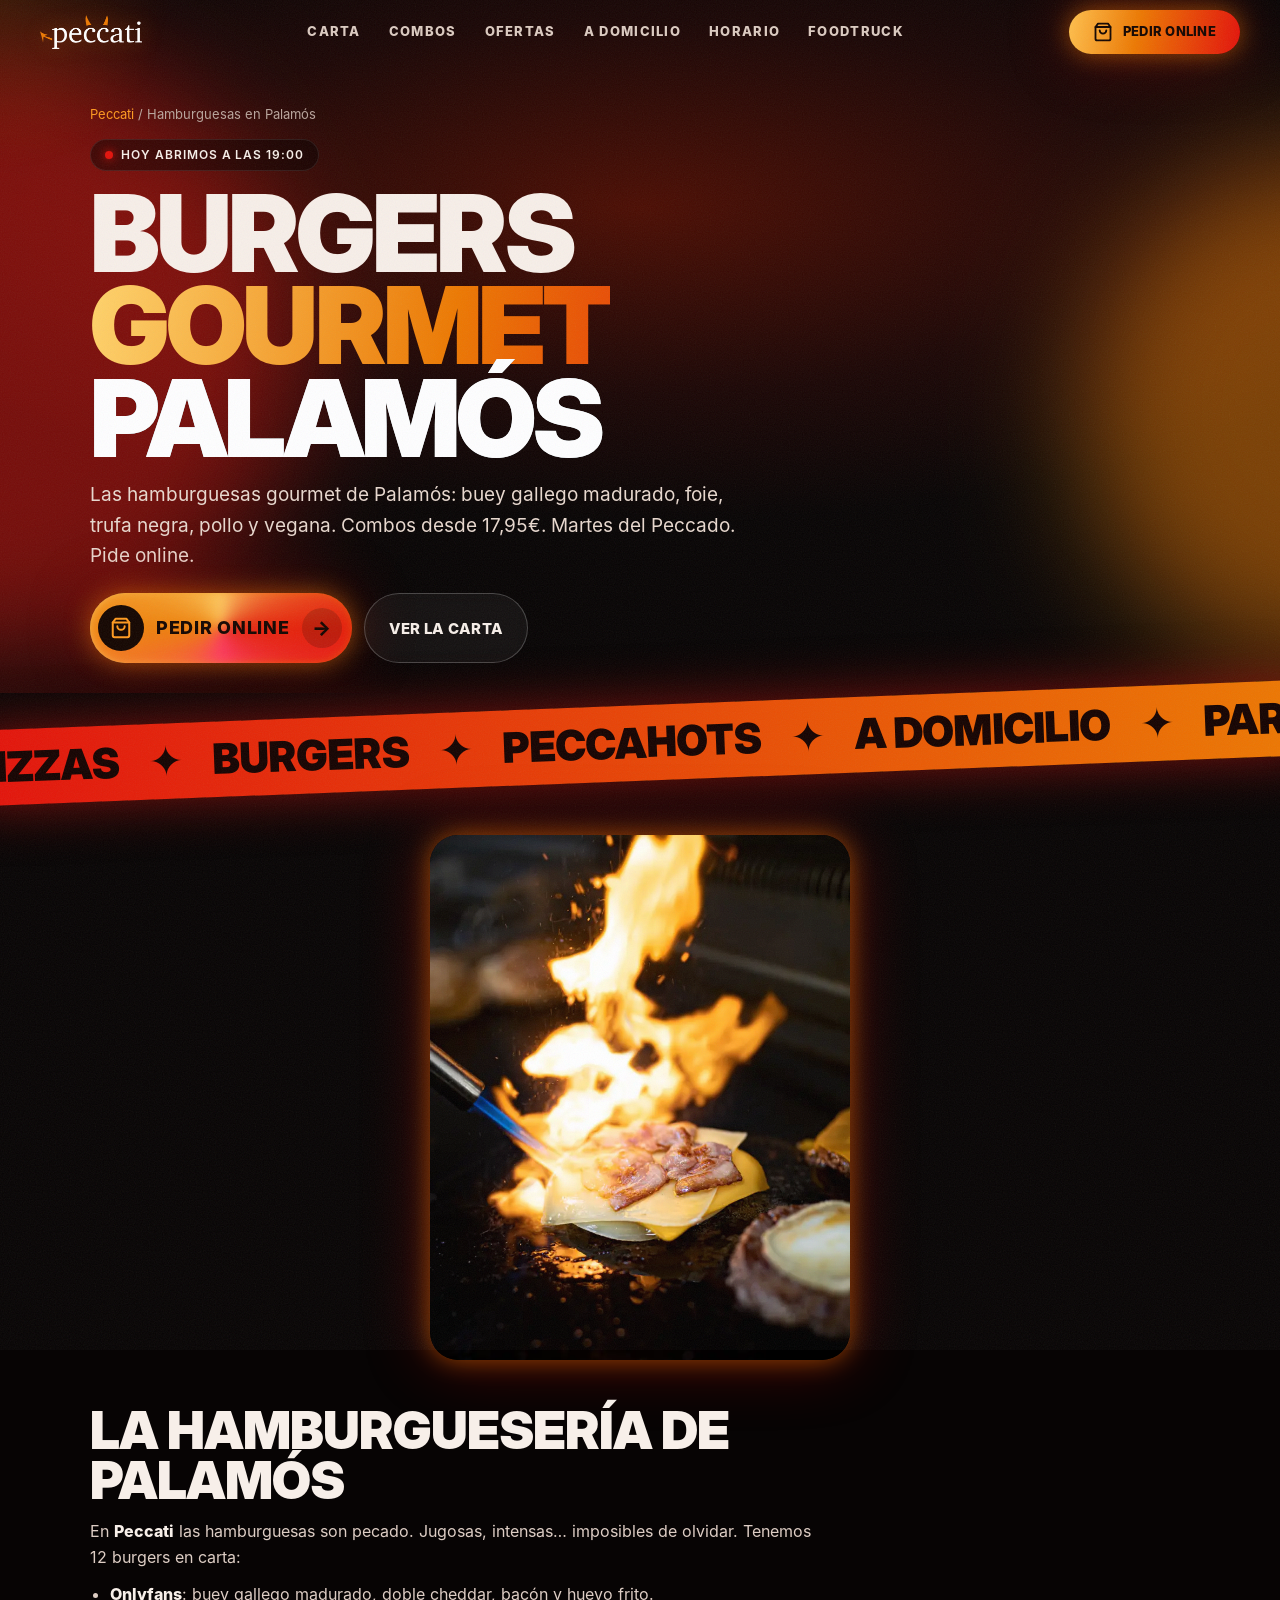
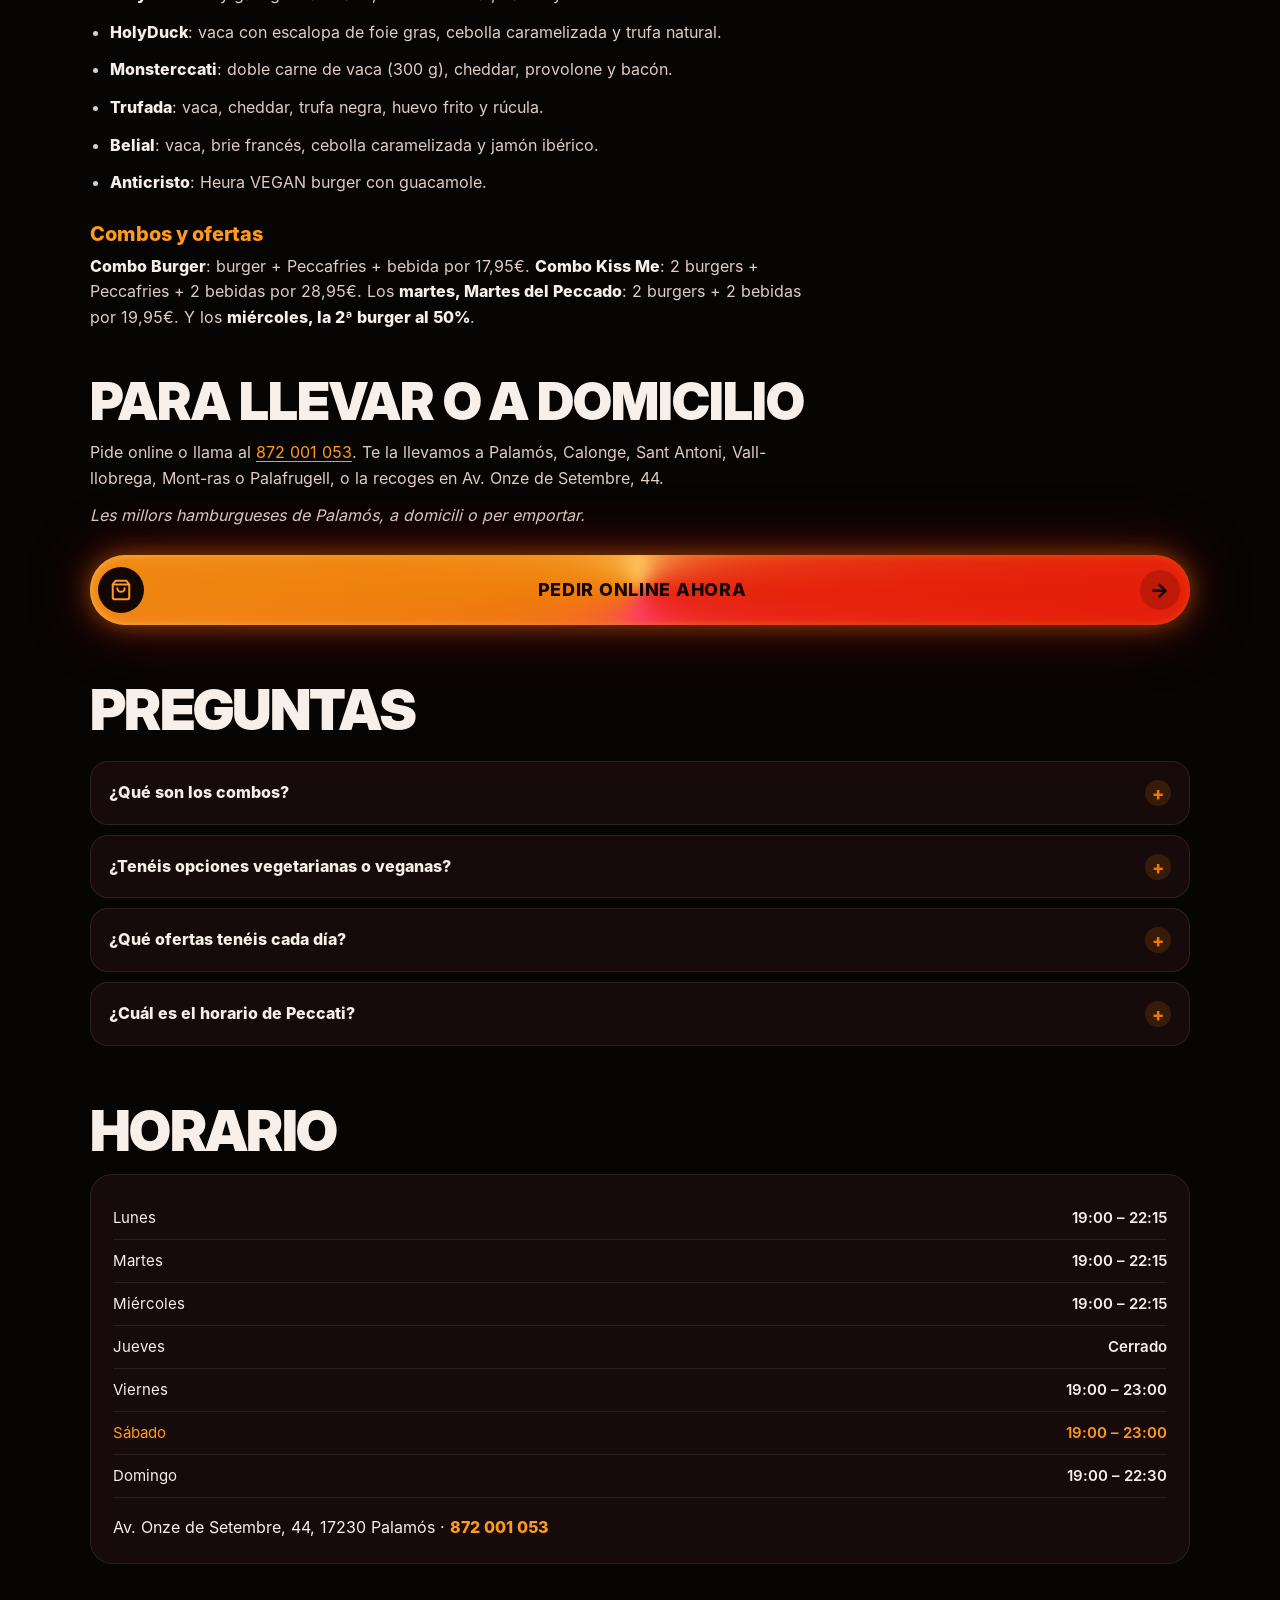
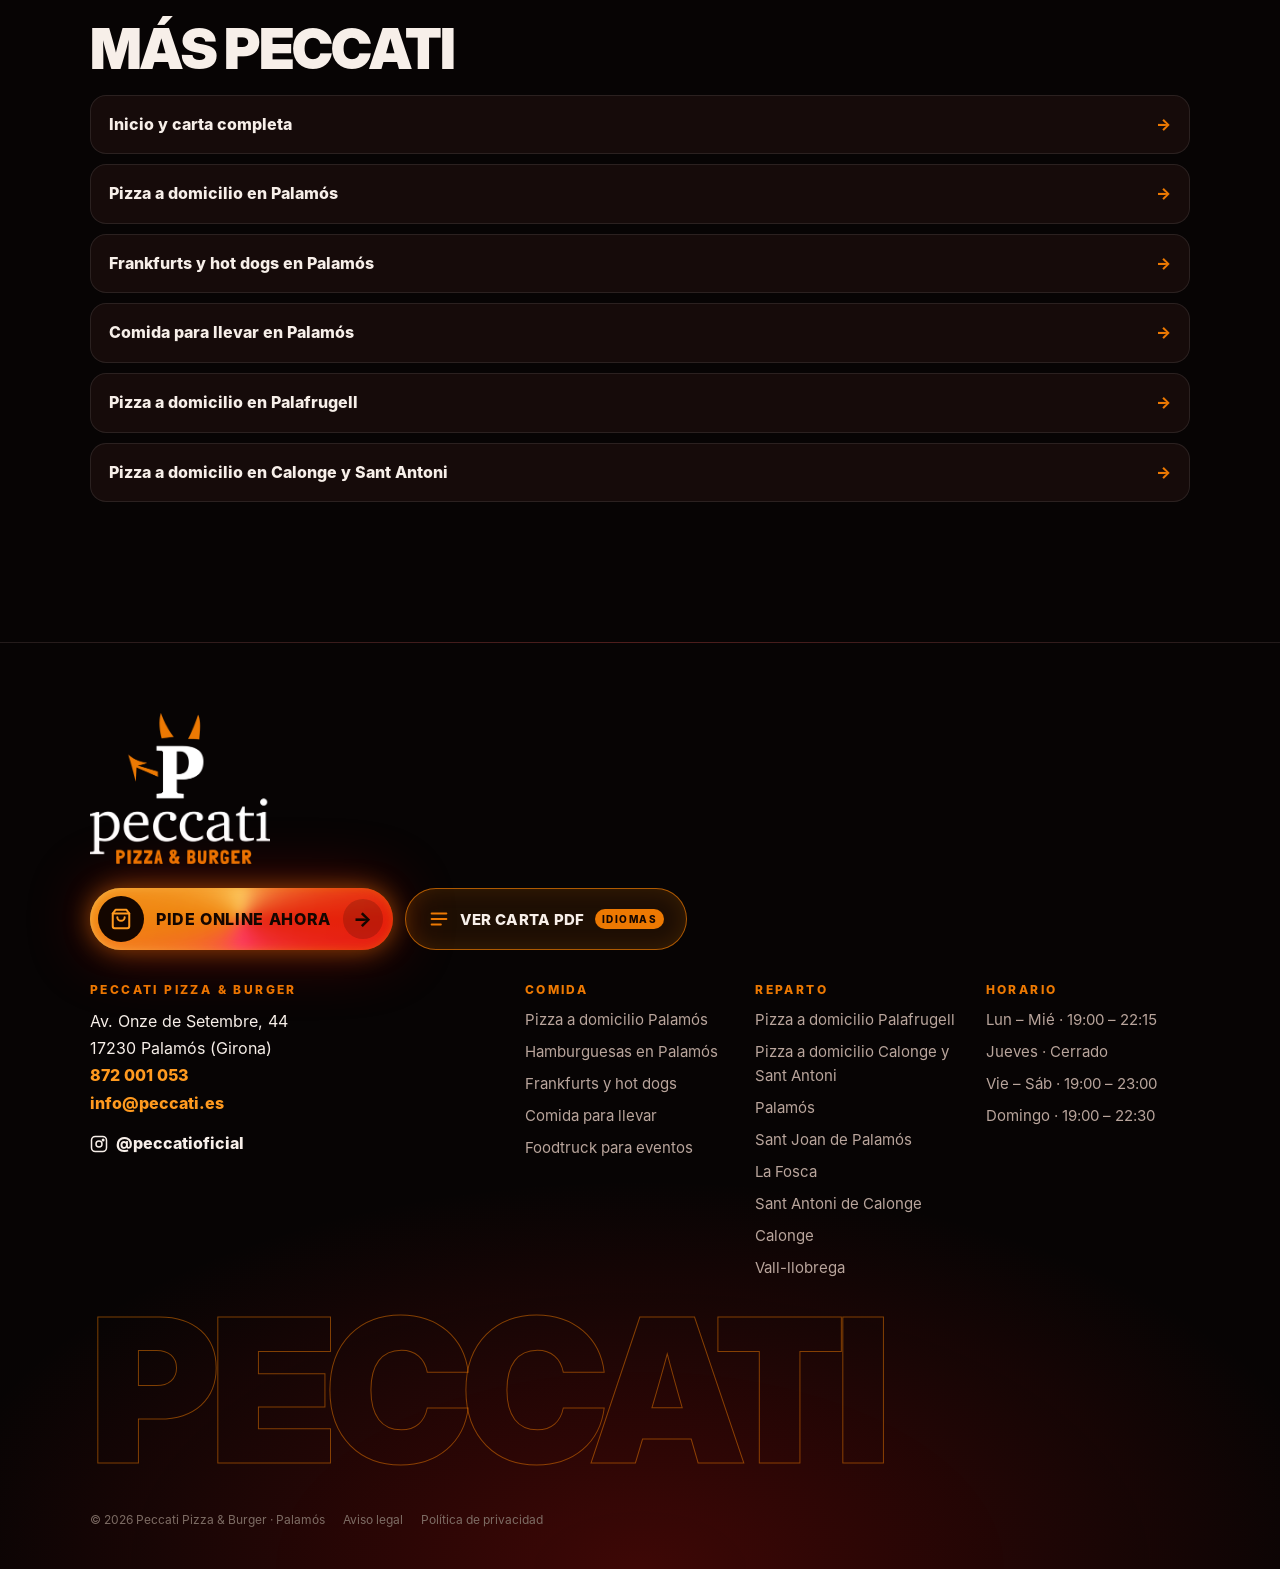
<file: hamburguesas-palamos/index.html>
<!DOCTYPE html>
<html lang="es">
<head>
<meta charset="utf-8">
<meta name="viewport" content="width=device-width,initial-scale=1,viewport-fit=cover">
<title>Hamburguesas en Palamós a domicilio | Peccati</title>
<meta name="description" content="Las hamburguesas gourmet de Palamós: buey gallego madurado, foie, trufa negra, pollo y vegana. Combos desde 17,95€. Martes del Peccado. Pide online.">
<meta name="keywords" content="hamburguesas Palamós, hamburguesería Palamós, burger Palamós, hamburguesas a domicilio Palamós, hamburgueses Palamós, mejor hamburguesa Palamós, hamburguesa vegana Palamós">
<link rel="canonical" href="https://www.peccati.es/hamburguesas-palamos/">
<meta name="robots" content="index,follow,max-image-preview:large,max-snippet:-1">
<meta name="theme-color" content="#070404">
<meta name="format-detection" content="telephone=yes">
<meta name="geo.region" content="ES-CT">
<meta name="geo.placename" content="Palamós">
<meta property="og:type" content="restaurant">
<meta property="og:locale" content="es_ES">
<meta property="og:site_name" content="Peccati Pizza & Burger">
<meta property="og:title" content="Hamburguesas en Palamós a domicilio | Peccati">
<meta property="og:description" content="Las hamburguesas gourmet de Palamós: buey gallego madurado, foie, trufa negra, pollo y vegana. Combos desde 17,95€. Martes del Peccado. Pide online.">
<meta property="og:url" content="https://www.peccati.es/hamburguesas-palamos/">
<meta property="og:image" content="https://www.peccati.es/img/brand/og-peccati.jpg">
<meta property="og:image:width" content="1200"><meta property="og:image:height" content="630">
<meta name="twitter:card" content="summary_large_image">
<link rel="icon" href="/favicon.ico" sizes="any">
<link rel="icon" type="image/png" sizes="32x32" href="/img/brand/favicon-32x32.png">
<link rel="icon" type="image/png" sizes="192x192" href="/img/brand/android-icon-192x192.png">
<link rel="apple-touch-icon" sizes="180x180" href="/img/brand/apple-icon-180x180.png">
<link rel="manifest" href="/manifest.webmanifest">
<link rel="preload" href="/assets/fonts/display-black.woff" as="font" type="font/woff" crossorigin>

<link rel="stylesheet" href="/assets/css/style.css?v=5">
<script type="application/ld+json">{"@context":"https://schema.org","@graph":[{"@type":["Restaurant","FastFoodRestaurant"],"@id":"https://www.peccati.es/#restaurant","name":"Peccati Pizza & Burger","alternateName":["Peccati","Peccati Palamós","Pizzeria Peccati"],"description":"Pizzería y hamburguesería en Palamós. Pizzas en tres medidas, hamburguesas gourmet, Peccahots (frankfurts de medio metro) y sides. Pedidos online, a domicilio y para llevar en Palamós, Calonge, Sant Antoni, Vall-llobrega, Mont-ras y Palafrugell.","url":"https://www.peccati.es/","telephone":"+34872001053","email":"info@peccati.es","image":["https://www.peccati.es/img/brand/og-peccati.jpg","https://www.peccati.es/img/galeria/hero.webp","https://www.peccati.es/img/galeria/7408.webp"],"logo":"https://www.peccati.es/img/brand/logo-stack.png","priceRange":"€€","servesCuisine":["Pizza","Hamburguesas","Hot dogs","Comida americana","Comida italiana"],"address":{"@type":"PostalAddress","streetAddress":"Avinguda Onze de Setembre, 44","addressLocality":"Palamós","postalCode":"17230","addressRegion":"Girona","addressCountry":"ES"},"hasMap":"https://www.google.com/maps/search/?api=1&query=Peccati+Pizza+%26+Burger+Av.+Onze+de+Setembre+44+17230+Palam%C3%B3s","areaServed":[{"@type":"City","name":"Palamós"},{"@type":"City","name":"Sant Joan de Palamós"},{"@type":"City","name":"La Fosca"},{"@type":"City","name":"Sant Antoni de Calonge"},{"@type":"City","name":"Calonge"},{"@type":"City","name":"Vall-llobrega"},{"@type":"City","name":"Mont-ras"},{"@type":"City","name":"Palafrugell"}],"openingHoursSpecification":[{"@type":"OpeningHoursSpecification","dayOfWeek":["Monday","Tuesday","Wednesday"],"opens":"19:00","closes":"22:15"},{"@type":"OpeningHoursSpecification","dayOfWeek":["Friday","Saturday"],"opens":"19:00","closes":"23:00"},{"@type":"OpeningHoursSpecification","dayOfWeek":["Sunday"],"opens":"19:00","closes":"22:30"}],"acceptsReservations":"False","currenciesAccepted":"EUR","sameAs":["https://www.instagram.com/peccatioficial/","https://www.just-eat.es/restaurants-peccati-pizza-burger-palamos","https://www.tripadvisor.com/Restaurant_Review-g663680-d27344027-Reviews-Peccati_Pizza_burger-Palamos_Province_of_Girona_Catalonia.html"],"potentialAction":{"@type":"OrderAction","target":{"@type":"EntryPoint","urlTemplate":"https://peccati-pizza-burger.kivly.store/menu/6a0c73a825fbab1417b7fc30?tab=carta","inLanguage":"es","actionPlatform":["http://schema.org/MobileWebPlatform","http://schema.org/DesktopWebPlatform"]},"deliveryMethod":["http://purl.org/goodrelations/v1#DeliveryModeOwnFleet","http://purl.org/goodrelations/v1#DeliveryModePickUp"]},"hasMenu":{"@type":"Menu","name":"Carta Peccati Pizza & Burger","url":"https://www.peccati.es/#carta","inLanguage":"es","hasMenuSection":[{"@type":"MenuSection","name":"Pizzas","description":"Tres medidas: pequeña, mediana y familiar","hasMenuItem":[{"@type":"MenuItem","name":"Pizza Leviatán","description":"Carne de vaca, bacón ahumado, salsa barbacoa, tomate y fiordilatte.","offers":[{"@type":"Offer","price":"10.95","priceCurrency":"EUR","name":"Pequeña"},{"@type":"Offer","price":"18.95","priceCurrency":"EUR","name":"Mediana"},{"@type":"Offer","price":"25.95","priceCurrency":"EUR","name":"Familiar"}]},{"@type":"MenuItem","name":"Pizza Luzbel","description":"Bacón laminado, frankfurt, queso emmental, tomate y fiordilatte.","offers":[{"@type":"Offer","price":"9.95","priceCurrency":"EUR","name":"Pequeña"},{"@type":"Offer","price":"12.95","priceCurrency":"EUR","name":"Mediana"},{"@type":"Offer","price":"18.95","priceCurrency":"EUR","name":"Familiar"}]},{"@type":"MenuItem","name":"Pizza Truférica","description":"Jamón ibérico de bellota, trufa negra natural, tomate y fiordilatte.","offers":[{"@type":"Offer","price":"11.95","priceCurrency":"EUR","name":"Pequeña"},{"@type":"Offer","price":"17.95","priceCurrency":"EUR","name":"Mediana"},{"@type":"Offer","price":"24.95","priceCurrency":"EUR","name":"Familiar"}]},{"@type":"MenuItem","name":"Pizza Aqueronte","description":"Gorgonzola, roquefort, provolone, emmental, parmesano, cabra, fiordilatte y tomate.","offers":[{"@type":"Offer","price":"12.95","priceCurrency":"EUR","name":"Pequeña"},{"@type":"Offer","price":"18.95","priceCurrency":"EUR","name":"Mediana"},{"@type":"Offer","price":"24.95","priceCurrency":"EUR","name":"Familiar"}]},{"@type":"MenuItem","name":"Pizza Satanás","description":"Cabra, foie gras, mermelada de higo, rúcula, tomate y fiordilatte.","offers":[{"@type":"Offer","price":"12.95","priceCurrency":"EUR","name":"Pequeña"},{"@type":"Offer","price":"16.95","priceCurrency":"EUR","name":"Mediana"},{"@type":"Offer","price":"19.95","priceCurrency":"EUR","name":"Familiar"}]},{"@type":"MenuItem","name":"Pizza Asmodeo","description":"Bacón laminado, queso parmesano, huevos de codorniz, tomate y fiordilatte.","offers":[{"@type":"Offer","price":"8.95","priceCurrency":"EUR","name":"Pequeña"},{"@type":"Offer","price":"11.95","priceCurrency":"EUR","name":"Mediana"},{"@type":"Offer","price":"17.95","priceCurrency":"EUR","name":"Familiar"}]},{"@type":"MenuItem","name":"Pizza Lucifer","description":"Pepperoni italiano picante, aceitunas negras, toque de tabasco, guindilla, tomate y fiordilatte.","offers":[{"@type":"Offer","price":"9.95","priceCurrency":"EUR","name":"Pequeña"},{"@type":"Offer","price":"14.95","priceCurrency":"EUR","name":"Mediana"},{"@type":"Offer","price":"17.95","priceCurrency":"EUR","name":"Familiar"}]},{"@type":"MenuItem","name":"Pizza Arcángel","description":"Queso brie francés, sobrasada, mermelada de higo, tomate y fiordilatte.","offers":[{"@type":"Offer","price":"9.95","priceCurrency":"EUR","name":"Pequeña"},{"@type":"Offer","price":"15.95","priceCurrency":"EUR","name":"Mediana"},{"@type":"Offer","price":"19.95","priceCurrency":"EUR","name":"Familiar"}]},{"@type":"MenuItem","name":"Pizza Mammon","description":"Bacón ahumado, queso de cabra, champiñones, parmesano, cebolla caramelizada, tomate y fiordilatte.","offers":[{"@type":"Offer","price":"10.95","priceCurrency":"EUR","name":"Pequeña"},{"@type":"Offer","price":"15.95","priceCurrency":"EUR","name":"Mediana"},{"@type":"Offer","price":"20.95","priceCurrency":"EUR","name":"Familiar"}]},{"@type":"MenuItem","name":"Pizza Prosciutto","description":"Jamón dulce, tomate y fiordilatte.","offers":[{"@type":"Offer","price":"6.95","priceCurrency":"EUR","name":"Pequeña"},{"@type":"Offer","price":"10.95","priceCurrency":"EUR","name":"Mediana"},{"@type":"Offer","price":"16.95","priceCurrency":"EUR","name":"Familiar"}]},{"@type":"MenuItem","name":"Pizza Margarita","description":"Fiordilatte y tomate.","offers":[{"@type":"Offer","price":"5.95","priceCurrency":"EUR","name":"Pequeña"},{"@type":"Offer","price":"10.95","priceCurrency":"EUR","name":"Mediana"},{"@type":"Offer","price":"16.95","priceCurrency":"EUR","name":"Familiar"}]},{"@type":"MenuItem","name":"Pizza Corleone","description":"Carne de vaca, parmesano, bacón frito ahumado, sobrasada, tomate y fiordilatte.","offers":[{"@type":"Offer","price":"11.95","priceCurrency":"EUR","name":"Pequeña"},{"@type":"Offer","price":"19.95","priceCurrency":"EUR","name":"Mediana"},{"@type":"Offer","price":"28.95","priceCurrency":"EUR","name":"Familiar"}]},{"@type":"MenuItem","name":"Pizza Belcebú","description":"Carne de vaca, pepperoni italiano, gorgonzola, bacón ahumado, huevo, emmental, tomate y fiordilatte.","offers":[{"@type":"Offer","price":"12.95","priceCurrency":"EUR","name":"Pequeña"},{"@type":"Offer","price":"19.95","priceCurrency":"EUR","name":"Mediana"},{"@type":"Offer","price":"24.95","priceCurrency":"EUR","name":"Familiar"}]},{"@type":"MenuItem","name":"Pizza Deimon","description":"Bacón frito, queso provolone, cebolla caramelizada, trufa, tomate y fiordilatte.","offers":[{"@type":"Offer","price":"9.95","priceCurrency":"EUR","name":"Pequeña"},{"@type":"Offer","price":"15.95","priceCurrency":"EUR","name":"Mediana"},{"@type":"Offer","price":"20.95","priceCurrency":"EUR","name":"Familiar"}]}]},{"@type":"MenuSection","name":"Hamburguesas","hasMenuItem":[{"@type":"MenuItem","name":"Burger Onlyfans","description":"Carne de buey gallego madurada, doble de queso cheddar, bacón y huevo frito.","offers":{"@type":"Offer","price":"16.95","priceCurrency":"EUR"}},{"@type":"MenuItem","name":"Burger Monsterccati","description":"Doble carne de vaca (300 g), queso cheddar, provolone, bacón, cebolla frita, tomate, lechuga y mayonesa.","offers":{"@type":"Offer","price":"16.95","priceCurrency":"EUR"}},{"@type":"MenuItem","name":"Burger HolyDuck","description":"Carne de vaca, escalopa de foie gras, cebolla caramelizada y trufa natural.","offers":{"@type":"Offer","price":"18.95","priceCurrency":"EUR"}},{"@type":"MenuItem","name":"Burger Trufada","description":"Carne de vaca, queso cheddar, trufa negra, huevo frito y brotes de rúcula.","offers":{"@type":"Offer","price":"13.95","priceCurrency":"EUR"}},{"@type":"MenuItem","name":"Burger Anticristo","description":"Heura VEGAN burger, tomate, lechuga y guacamole.","offers":{"@type":"Offer","price":"13.95","priceCurrency":"EUR"},"suitableForDiet":"https://schema.org/VeganDiet"},{"@type":"MenuItem","name":"Burger Kodein","description":"Carne de vaca, queso edam, bacón, huevo frito, tomate, lechuga y mostaza miel.","offers":{"@type":"Offer","price":"12.95","priceCurrency":"EUR"}},{"@type":"MenuItem","name":"Burger Belial","description":"Carne de vaca, queso brie francés, cebolla caramelizada y jamón ibérico.","offers":{"@type":"Offer","price":"12.95","priceCurrency":"EUR"}},{"@type":"MenuItem","name":"Burger Tinieblas","description":"Carne de pollo, queso cheddar, cabra, cebolla frita, rúcula y mermelada de tomate.","offers":{"@type":"Offer","price":"12.95","priceCurrency":"EUR"}},{"@type":"MenuItem","name":"Burger Corral","description":"Carne de pollo, queso cheddar, tomate, lechuga y mayonesa.","offers":{"@type":"Offer","price":"11.95","priceCurrency":"EUR"}},{"@type":"MenuItem","name":"Burger Detroit","description":"Carne de vaca, queso cheddar, bacón, cebolla caramelizada, tomate, lechuga y barbacoa.","offers":{"@type":"Offer","price":"12.95","priceCurrency":"EUR"}},{"@type":"MenuItem","name":"Burger Vealfoie","description":"Carne de vaca, foie gras, cebolla frita, tomate, lechuga y mermelada de arándanos.","offers":{"@type":"Offer","price":"13.95","priceCurrency":"EUR"}},{"@type":"MenuItem","name":"Burger Cuerno","description":"Carne de vaca, queso cheddar, tomate, lechuga y barbacoa.","offers":{"@type":"Offer","price":"11.95","priceCurrency":"EUR"}}]},{"@type":"MenuSection","name":"Combos","hasMenuItem":[{"@type":"MenuItem","name":"Combo Burger","description":"1 burger + Peccafries + bebida.","offers":{"@type":"Offer","price":"17.95","priceCurrency":"EUR"}},{"@type":"MenuItem","name":"Combo Kiss Me","description":"2 burgers + 1 Peccafries + 2 bebidas.","offers":{"@type":"Offer","price":"28.95","priceCurrency":"EUR"}},{"@type":"MenuItem","name":"Martes del Peccado","description":"2 burgers + 2 bebidas. Solo los martes.","offers":{"@type":"Offer","price":"19.95","priceCurrency":"EUR"}}]},{"@type":"MenuSection","name":"Peccahots (frankfurts de medio metro)","hasMenuItem":[{"@type":"MenuItem","name":"Peccahot Campero","description":"Frankfurt de medio metro, champiñones, cebolla caramelizada, salsa rústica y rúcula por encima.","offers":{"@type":"Offer","price":"24.90","priceCurrency":"EUR"}},{"@type":"MenuItem","name":"Peccahot Tremendo","description":"Frankfurt de medio metro, queso edam, bacón frito, salsa mostaza miel y huevo rallado por encima.","offers":{"@type":"Offer","price":"24.90","priceCurrency":"EUR"}},{"@type":"MenuItem","name":"Peccahot Peccati","description":"Frankfurt de medio metro, salsa de queso cheddar y cebolla crujiente.","offers":{"@type":"Offer","price":"21.90","priceCurrency":"EUR"}},{"@type":"MenuItem","name":"Peccahot Básico","description":"Frankfurt de medio metro, ketchup y mostaza.","offers":{"@type":"Offer","price":"19.90","priceCurrency":"EUR"}}]},{"@type":"MenuSection","name":"Sides","hasMenuItem":[{"@type":"MenuItem","name":"Peccafries","description":"Patatas deluxe de la casa, especiadas.","offers":{"@type":"Offer","price":"4.95","priceCurrency":"EUR"}},{"@type":"MenuItem","name":"Baconfries","description":"Patatas fritas con bacón por encima y salsa a escoger.","offers":{"@type":"Offer","price":"6.95","priceCurrency":"EUR"}},{"@type":"MenuItem","name":"Patatas fritas","description":"Las de toda la vida.","offers":{"@type":"Offer","price":"3.95","priceCurrency":"EUR"}},{"@type":"MenuItem","name":"Alitas de pollo","description":"Con barbacoa o sin. 5 unidades.","offers":{"@type":"Offer","price":"6.95","priceCurrency":"EUR"}},{"@type":"MenuItem","name":"Fingers de pollo","description":"5 unidades.","offers":{"@type":"Offer","price":"7.95","priceCurrency":"EUR"}},{"@type":"MenuItem","name":"Nuggets de pollo","description":"Hechos en casa. 5 unidades.","offers":{"@type":"Offer","price":"4.95","priceCurrency":"EUR"}},{"@type":"MenuItem","name":"Sticks de mozzarella","description":"Rebozados con maíz. 6 unidades.","offers":{"@type":"Offer","price":"7.95","priceCurrency":"EUR"}},{"@type":"MenuItem","name":"Croquetas de gamba roja","description":"2 unidades.","offers":{"@type":"Offer","price":"5.95","priceCurrency":"EUR"}},{"@type":"MenuItem","name":"Croquetas de brie y trufa","description":"2 unidades.","offers":{"@type":"Offer","price":"4.95","priceCurrency":"EUR"}}]},{"@type":"MenuSection","name":"Postres","hasMenuItem":[{"@type":"MenuItem","name":"Pizza Oreo","description":"Medida pequeña. El pecado final.","offers":{"@type":"Offer","price":"6.50","priceCurrency":"EUR"}},{"@type":"MenuItem","name":"Tequeños de Nutella","description":"2 unidades. Los sábados a 1,95€.","offers":{"@type":"Offer","price":"3.95","priceCurrency":"EUR"}},{"@type":"MenuItem","name":"Cheesecake","description":"De la casa.","offers":{"@type":"Offer","price":"3.95","priceCurrency":"EUR"}},{"@type":"MenuItem","name":"Matcha Cookie","description":"Cookie de té matcha.","offers":{"@type":"Offer","price":"3.95","priceCurrency":"EUR"}}]}]}},{"@type":"WebSite","@id":"https://www.peccati.es/#web","url":"https://www.peccati.es/","name":"Peccati Pizza & Burger","inLanguage":"es-ES","publisher":{"@id":"https://www.peccati.es/#restaurant"}}]}</script>
<script type="application/ld+json">{"@context":"https://schema.org","@type":"FAQPage","mainEntity":[{"@type":"Question","name":"¿Qué son los combos?","acceptedAnswer":{"@type":"Answer","text":"Combo Burger: 1 burger + Peccafries + bebida por 17,95€. Combo Kiss Me: 2 burgers + 1 Peccafries + 2 bebidas por 28,95€. Algunas burgers llevan suplemento."}},{"@type":"Question","name":"¿Tenéis opciones vegetarianas o veganas?","acceptedAnswer":{"@type":"Answer","text":"Sí: la burger Anticristo es vegana (Heura VEGAN con guacamole) y tenemos pizzas vegetarianas como la Margarita o la Aqueronte de quesos."}},{"@type":"Question","name":"¿Qué ofertas tenéis cada día?","acceptedAnswer":{"@type":"Answer","text":"Lunes 3x2 en pizzas, martes «Martes del Peccado» (2 burgers + 2 bebidas por 19,95€), miércoles la 2ª burger al 50%, viernes envío gratis, sábado 2 Tequeños de Nutella a 1,95€ y domingo Peccacoins x2. Los jueves cerramos."}},{"@type":"Question","name":"¿Cuál es el horario de Peccati?","acceptedAnswer":{"@type":"Answer","text":"Lunes, martes y miércoles de 19:00 a 22:15. Jueves cerrado. Viernes y sábado de 19:00 a 23:00. Domingo de 19:00 a 22:30."}}]}</script>
<script type="application/ld+json">{"@context":"https://schema.org","@type":"BreadcrumbList","itemListElement":[{"@type":"ListItem","position":1,"name":"Peccati","item":"https://www.peccati.es/"},{"@type":"ListItem","position":2,"name":"Hamburguesas en Palamós","item":"https://www.peccati.es/hamburguesas-palamos/"}]}</script>
</head>
<body>
<div class="progress" aria-hidden="true"></div>
<div class="cursor" aria-hidden="true"></div>
<header class="nav">
  <a class="nav__logo" href="/" aria-label="Peccati Pizza & Burger – inicio"><img src="/img/brand/logo-h.webp" alt="Peccati Pizza & Burger Palamós" width="800" height="266"></a>
  <nav class="nav__links" aria-label="Principal"><a href="/#carta">Carta</a><a href="/#combos">Combos</a><a href="/#ofertas">Ofertas</a><a href="/#domicilio">A domicilio</a><a href="/#contacto">Horario</a><a href="/foodtruck/">Foodtruck</a></nav>
  <a class="btn btn--fire nav__call" href="https://peccati-pizza-burger.kivly.store/menu/6a0c73a825fbab1417b7fc30?tab=carta" target="_blank" rel="noopener"><svg viewBox="0 0 24 24" fill="none" stroke="currentColor" stroke-width="2.2" stroke-linecap="round" stroke-linejoin="round" aria-hidden="true"><path d="M6 2 3 6v14a2 2 0 0 0 2 2h14a2 2 0 0 0 2-2V6l-3-4z"/><path d="M3 6h18"/><path d="M16 10a4 4 0 0 1-8 0"/></svg> Pedir online</a>
  <a class="nav__order" href="https://peccati-pizza-burger.kivly.store/menu/6a0c73a825fbab1417b7fc30?tab=carta" target="_blank" rel="noopener"><svg viewBox="0 0 24 24" fill="none" stroke="currentColor" stroke-width="2.2" stroke-linecap="round" stroke-linejoin="round" aria-hidden="true"><path d="M6 2 3 6v14a2 2 0 0 0 2 2h14a2 2 0 0 0 2-2V6l-3-4z"/><path d="M3 6h18"/><path d="M16 10a4 4 0 0 1-8 0"/></svg><span>Pedir</span></a>
  <button class="burger" aria-label="Abrir menú" aria-expanded="false" aria-controls="ov"><span></span></button>
</header>
<div class="overlay" id="ov"><a href="/#carta">Carta</a><a href="/#ofertas">Ofertas</a><a href="/#contacto">Horario</a><a href="/foodtruck/" class="ov-ft">Foodtruck <span>eventos</span></a><div class="ov-btns"><a class="btn btn--order " href="https://peccati-pizza-burger.kivly.store/menu/6a0c73a825fbab1417b7fc30?tab=carta" target="_blank" rel="noopener"><span class="btn--order__ico"><svg viewBox="0 0 24 24" fill="none" stroke="currentColor" stroke-width="2.2" stroke-linecap="round" stroke-linejoin="round" aria-hidden="true"><path d="M6 2 3 6v14a2 2 0 0 0 2 2h14a2 2 0 0 0 2-2V6l-3-4z"/><path d="M3 6h18"/><path d="M16 10a4 4 0 0 1-8 0"/></svg></span><span>Pedir online ahora</span><span class="btn--order__arrow" aria-hidden="true">→</span></a><a class="btn btn--carta" href="https://drive.google.com/file/d/1YxpItkVt3Pw59HxQnJLDm8CxhJdoLP4b/view?usp=sharing" target="_blank" rel="noopener"><svg viewBox="0 0 24 24" fill="none" stroke="currentColor" stroke-width="2.2" stroke-linecap="round" aria-hidden="true"><path d="M4 6h16M4 12h16M4 18h10"/></svg><span>Carta</span><small>Idiomas</small></a></div><small>Av. Onze de Setembre, 44 · Palamós · Tel. 872 001 053</small></div>
<main>
<section class="lhero">
 <div class="hero__bg"></div><span class="blob blob--1"></span><span class="blob blob--2"></span>
 <div class="wrap">
  <p class="crumbs"><a href="/">Peccati</a> / Hamburguesas en Palamós</p>
  <p class="status"><i></i><span>Pide online · Palamós</span></p>
  <h1 class="h1"><span class="l"><span>Burgers</span></span><span class="l"><span class="grad">gourmet</span></span><span class="l"><span class="glitch" data-t="Palamós">Palamós</span></span></h1>
  <p class="hero__sub">Las hamburguesas gourmet de Palamós: buey gallego madurado, foie, trufa negra, pollo y vegana. Combos desde 17,95€. Martes del Peccado. Pide online.</p>
  <div class="ctas"><a class="btn btn--order btn--xl" href="https://peccati-pizza-burger.kivly.store/menu/6a0c73a825fbab1417b7fc30?tab=carta" target="_blank" rel="noopener"><span class="btn--order__ico"><svg viewBox="0 0 24 24" fill="none" stroke="currentColor" stroke-width="2.2" stroke-linecap="round" stroke-linejoin="round" aria-hidden="true"><path d="M6 2 3 6v14a2 2 0 0 0 2 2h14a2 2 0 0 0 2-2V6l-3-4z"/><path d="M3 6h18"/><path d="M16 10a4 4 0 0 1-8 0"/></svg></span><span>Pedir online</span><span class="btn--order__arrow" aria-hidden="true">→</span></a><a class="btn btn--ghost" href="/#carta">Ver la carta</a></div>
 </div>
</section>
<div class="marquee" aria-hidden="true"><div class="marquee__track"><span>Pizzas<em>✦</em></span><span>Burgers<em>✦</em></span><span>Peccahots<em>✦</em></span><span>A domicilio<em>✦</em></span><span>Para llevar<em>✦</em></span><span>Pizzas<em>✦</em></span><span>Burgers<em>✦</em></span><span>Peccahots<em>✦</em></span><span>A domicilio<em>✦</em></span><span>Para llevar<em>✦</em></span></div></div>
<section class="sec" style="padding-top:50px">
 <div class="wrap">
  <figure class="rv" style="max-width:420px;margin:0 auto 10px;border-radius:28px;overflow:hidden;box-shadow:var(--glow)"><img src="/img/galeria/fireburguer.webp" alt="Hamburguesas en Palamós – Peccati Pizza & Burger" width="720" height="900" loading="lazy"></figure>
  <div class="prose"><h2>La hamburguesería de Palamós</h2>
<p>En <strong>Peccati</strong> las hamburguesas son pecado. Jugosas, intensas… imposibles de olvidar. Tenemos 12 burgers en carta:</p>
<ul>
<li><strong>Onlyfans</strong>: buey gallego madurado, doble cheddar, bacón y huevo frito.</li>
<li><strong>HolyDuck</strong>: vaca con escalopa de foie gras, cebolla caramelizada y trufa natural.</li>
<li><strong>Monsterccati</strong>: doble carne de vaca (300 g), cheddar, provolone y bacón.</li>
<li><strong>Trufada</strong>: vaca, cheddar, trufa negra, huevo frito y rúcula.</li>
<li><strong>Belial</strong>: vaca, brie francés, cebolla caramelizada y jamón ibérico.</li>
<li><strong>Anticristo</strong>: Heura VEGAN burger con guacamole.</li>
</ul>
<h3>Combos y ofertas</h3>
<p><strong>Combo Burger</strong>: burger + Peccafries + bebida por 17,95€. <strong>Combo Kiss Me</strong>: 2 burgers + Peccafries + 2 bebidas por 28,95€. Los <strong>martes, Martes del Peccado</strong>: 2 burgers + 2 bebidas por 19,95€. Y los <strong>miércoles, la 2ª burger al 50%</strong>.</p>
<h2>Para llevar o a domicilio</h2>
<p>Pide online o llama al <a href="tel:+34872001053">872 001 053</a>. Te la llevamos a Palamós, Calonge, Sant Antoni, Vall-llobrega, Mont-ras o Palafrugell, o la recoges en Av. Onze de Setembre, 44.</p>
<p><em>Les millors hamburgueses de Palamós, a domicili o per emportar.</em></p></div>
  <div style="margin-top:26px"><a class="btn btn--order btn--full btn--xl" href="https://peccati-pizza-burger.kivly.store/menu/6a0c73a825fbab1417b7fc30?tab=carta" target="_blank" rel="noopener"><span class="btn--order__ico"><svg viewBox="0 0 24 24" fill="none" stroke="currentColor" stroke-width="2.2" stroke-linecap="round" stroke-linejoin="round" aria-hidden="true"><path d="M6 2 3 6v14a2 2 0 0 0 2 2h14a2 2 0 0 0 2-2V6l-3-4z"/><path d="M3 6h18"/><path d="M16 10a4 4 0 0 1-8 0"/></svg></span><span>Pedir online ahora</span><span class="btn--order__arrow" aria-hidden="true">→</span></a></div>
  <h2 class="h2" style="font-size:clamp(30px,8vw,56px);margin-top:60px">Preguntas</h2>
  <div class="faq"><details class="rv"><summary>¿Qué son los combos?</summary><p>Combo Burger: 1 burger + Peccafries + bebida por 17,95€. Combo Kiss Me: 2 burgers + 1 Peccafries + 2 bebidas por 28,95€. Algunas burgers llevan suplemento.</p></details>
<details class="rv"><summary>¿Tenéis opciones vegetarianas o veganas?</summary><p>Sí: la burger Anticristo es vegana (Heura VEGAN con guacamole) y tenemos pizzas vegetarianas como la Margarita o la Aqueronte de quesos.</p></details>
<details class="rv"><summary>¿Qué ofertas tenéis cada día?</summary><p>Lunes 3x2 en pizzas, martes «Martes del Peccado» (2 burgers + 2 bebidas por 19,95€), miércoles la 2ª burger al 50%, viernes envío gratis, sábado 2 Tequeños de Nutella a 1,95€ y domingo Peccacoins x2. Los jueves cerramos.</p></details>
<details class="rv"><summary>¿Cuál es el horario de Peccati?</summary><p>Lunes, martes y miércoles de 19:00 a 22:15. Jueves cerrado. Viernes y sábado de 19:00 a 23:00. Domingo de 19:00 a 22:30.</p></details></div>
  <h2 class="h2" style="font-size:clamp(30px,8vw,56px);margin-top:60px">Horario</h2>
  <div class="box"><table class="hours"><tbody><tr data-d="1"><td>Lunes</td><td>19:00 – 22:15</td></tr><tr data-d="2"><td>Martes</td><td>19:00 – 22:15</td></tr><tr data-d="3"><td>Miércoles</td><td>19:00 – 22:15</td></tr><tr data-d="4"><td>Jueves</td><td>Cerrado</td></tr><tr data-d="5"><td>Viernes</td><td>19:00 – 23:00</td></tr><tr data-d="6"><td>Sábado</td><td>19:00 – 23:00</td></tr><tr data-d="0"><td>Domingo</td><td>19:00 – 22:30</td></tr></tbody></table><address class="addr" style="margin-top:16px">Av. Onze de Setembre, 44, 17230 Palamós · <a href="tel:+34872001053">872 001 053</a></address></div>
  <h2 class="h2" style="font-size:clamp(30px,8vw,56px);margin-top:60px">Más Peccati</h2>
  <div class="links"><a href="/">Inicio y carta completa</a><a href="/pizza-a-domicilio-palamos/">Pizza a domicilio en Palamós</a><a href="/frankfurts-hot-dogs-palamos/">Frankfurts y hot dogs en Palamós</a><a href="/comida-para-llevar-palamos/">Comida para llevar en Palamós</a><a href="/pizza-a-domicilio-palafrugell/">Pizza a domicilio en Palafrugell</a><a href="/pizza-a-domicilio-calonge-sant-antoni/">Pizza a domicilio en Calonge y Sant Antoni</a></div>
 </div>
</section>
</main>
<footer class="foot">
 <div class="wrap">
  <img class="foot__logo" src="/img/brand/logo-stack.webp" alt="Logo Peccati Pizza & Burger" width="800" height="671" loading="lazy">
  <div class="ov-btns" style="margin-bottom:34px"><a class="btn btn--order " href="https://peccati-pizza-burger.kivly.store/menu/6a0c73a825fbab1417b7fc30?tab=carta" target="_blank" rel="noopener"><span class="btn--order__ico"><svg viewBox="0 0 24 24" fill="none" stroke="currentColor" stroke-width="2.2" stroke-linecap="round" stroke-linejoin="round" aria-hidden="true"><path d="M6 2 3 6v14a2 2 0 0 0 2 2h14a2 2 0 0 0 2-2V6l-3-4z"/><path d="M3 6h18"/><path d="M16 10a4 4 0 0 1-8 0"/></svg></span><span>Pide online ahora</span><span class="btn--order__arrow" aria-hidden="true">→</span></a><a class="btn btn--carta" href="https://drive.google.com/file/d/1YxpItkVt3Pw59HxQnJLDm8CxhJdoLP4b/view?usp=sharing" target="_blank" rel="noopener"><svg viewBox="0 0 24 24" fill="none" stroke="currentColor" stroke-width="2.2" stroke-linecap="round" aria-hidden="true"><path d="M4 6h16M4 12h16M4 18h10"/></svg><span>Ver carta PDF</span><small>Idiomas</small></a></div>
  <div class="foot__cols">
   <div><h4>Peccati Pizza & Burger</h4>
    <address class="addr">Av. Onze de Setembre, 44<br>17230 Palamós (Girona)<br><a href="tel:+34872001053">872 001 053</a><br><a href="mailto:info@peccati.es">info@peccati.es</a></address>
    <p style="margin-top:14px"><a class="social" href="https://www.instagram.com/peccatioficial/" target="_blank" rel="noopener"><svg viewBox="0 0 24 24" width="18" height="18" fill="none" stroke="currentColor" stroke-width="2" aria-hidden="true"><rect x="2" y="2" width="20" height="20" rx="5"/><circle cx="12" cy="12" r="4"/><circle cx="17.5" cy="6.5" r="1" fill="currentColor"/></svg> @peccatioficial</a></p></div>
   <div><h4>Comida</h4><ul>
    <li><a href="/pizza-a-domicilio-palamos/">Pizza a domicilio Palamós</a></li>
    <li><a href="/hamburguesas-palamos/">Hamburguesas en Palamós</a></li>
    <li><a href="/frankfurts-hot-dogs-palamos/">Frankfurts y hot dogs</a></li>
    <li><a href="/comida-para-llevar-palamos/">Comida para llevar</a></li>
    <li><a href="/foodtruck/">Foodtruck para eventos</a></li></ul></div>
   <div><h4>Reparto</h4><ul>
    <li><a href="/pizza-a-domicilio-palafrugell/">Pizza a domicilio Palafrugell</a></li>
    <li><a href="/pizza-a-domicilio-calonge-sant-antoni/">Pizza a domicilio Calonge y Sant Antoni</a></li>
    <li>Palamós</li><li>Sant Joan de Palamós</li><li>La Fosca</li><li>Sant Antoni de Calonge</li><li>Calonge</li><li>Vall-llobrega</li></ul></div>
   <div><h4>Horario</h4><ul><li>Lun – Mié · 19:00 – 22:15</li><li>Jueves · Cerrado</li><li>Vie – Sáb · 19:00 – 23:00</li><li>Domingo · 19:00 – 22:30</li></ul></div>
  </div>
  <div class="foot__big" aria-hidden="true">peccati</div>
  <div class="foot__legal"><span>© <span data-year>2026</span> Peccati Pizza & Burger · Palamós</span><a href="/aviso-legal/">Aviso legal</a><a href="/politica-de-privacidad/">Política de privacidad</a></div>
 </div>
</footer><nav class="bar" aria-label="Acciones rápidas">
  <a href="tel:+34872001053"><svg viewBox="0 0 24 24" fill="none" stroke="currentColor" stroke-width="2.2" stroke-linecap="round" stroke-linejoin="round" aria-hidden="true"><path d="M22 16.9v3a2 2 0 0 1-2.2 2 19.8 19.8 0 0 1-8.6-3.1 19.5 19.5 0 0 1-6-6A19.8 19.8 0 0 1 2.1 4.2 2 2 0 0 1 4.1 2h3a2 2 0 0 1 2 1.7c.1.9.4 1.8.7 2.7a2 2 0 0 1-.5 2.1L8 9.8a16 16 0 0 0 6 6l1.3-1.3a2 2 0 0 1 2.1-.4c.9.3 1.8.6 2.7.7a2 2 0 0 1 1.7 2z"/></svg>Llamar</a>
  <a class="main" href="https://peccati-pizza-burger.kivly.store/menu/6a0c73a825fbab1417b7fc30?tab=carta" target="_blank" rel="noopener"><svg viewBox="0 0 24 24" fill="none" stroke="currentColor" stroke-width="2.2" stroke-linecap="round" stroke-linejoin="round" aria-hidden="true"><path d="M6 2 3 6v14a2 2 0 0 0 2 2h14a2 2 0 0 0 2-2V6l-3-4z"/><path d="M3 6h18"/><path d="M16 10a4 4 0 0 1-8 0"/></svg>Pedir online</a>
  <a href="/#carta"><svg viewBox="0 0 24 24" fill="none" stroke="currentColor" stroke-width="2.2" stroke-linecap="round" aria-hidden="true"><path d="M4 6h16M4 12h16M4 18h10"/></svg>Carta</a>
</nav>
<script src="/assets/js/main.js?v=5" defer></script>
</body>
</html>
</file>
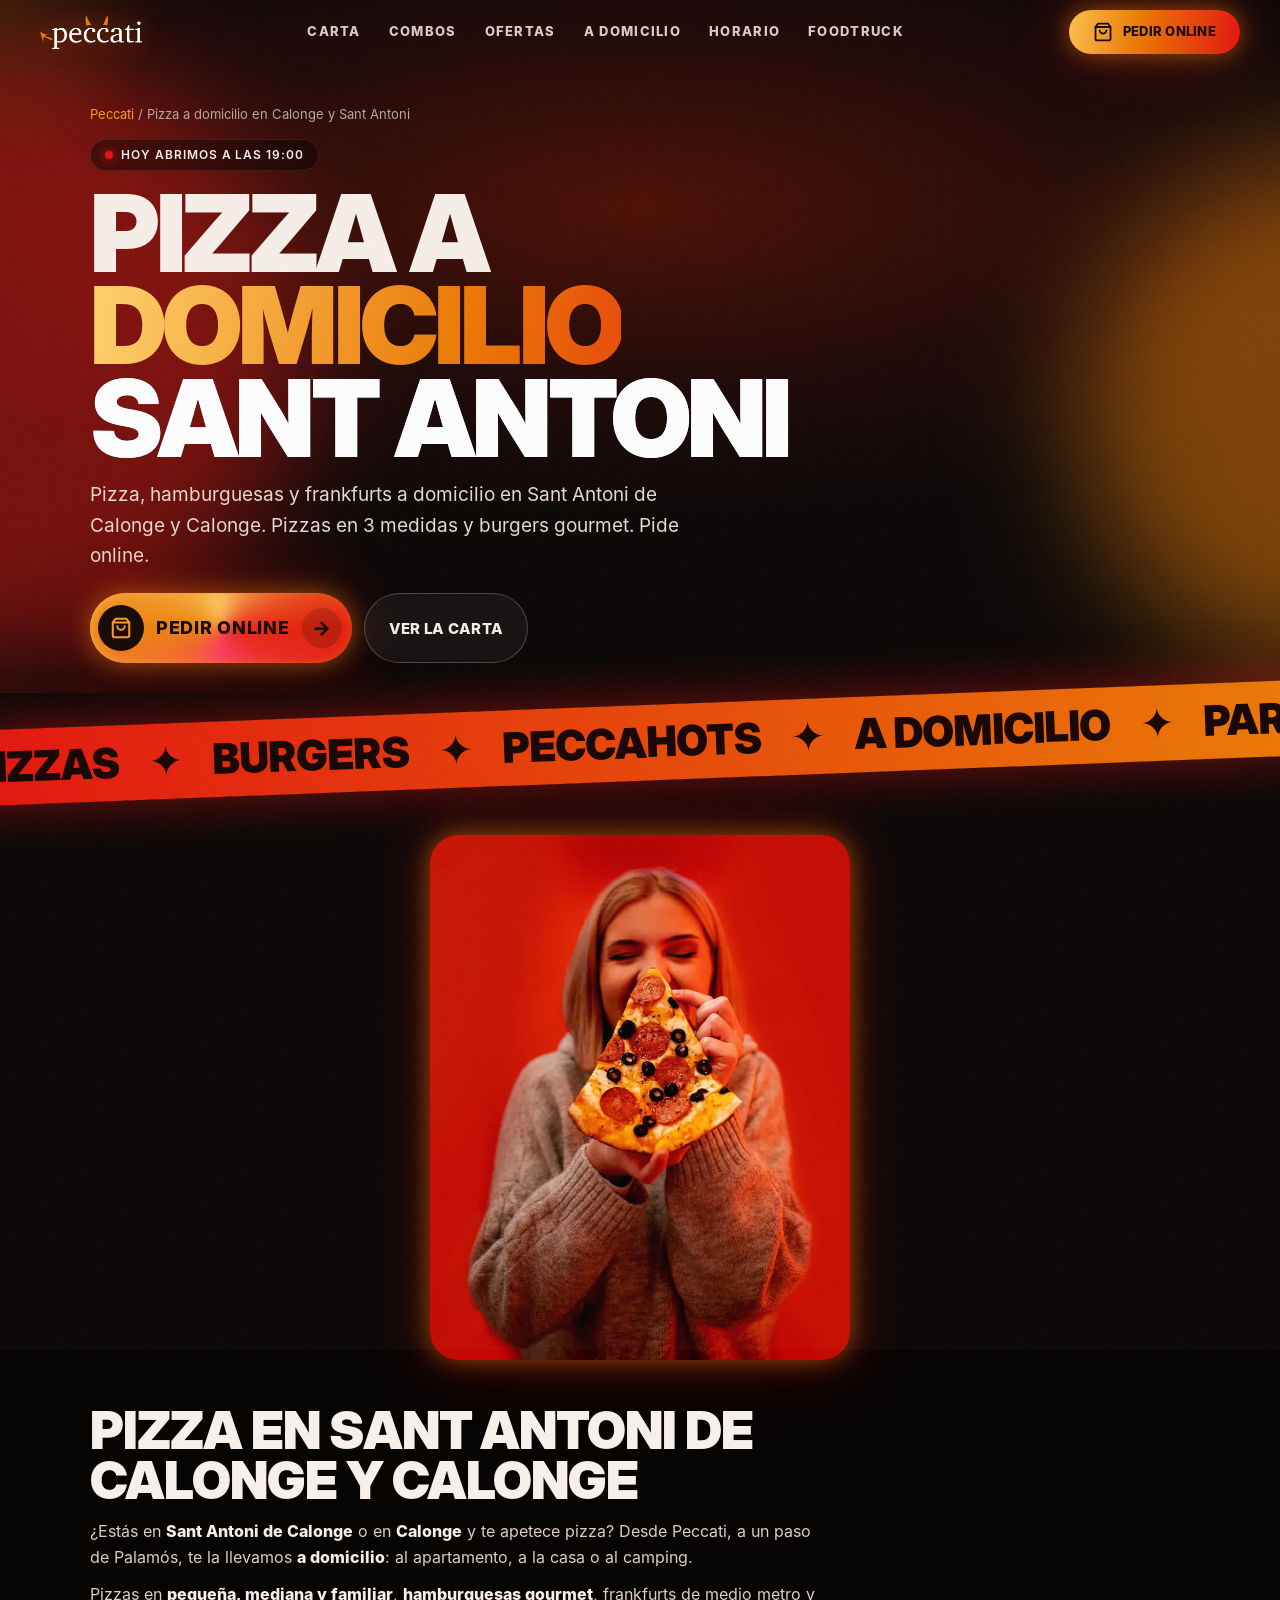
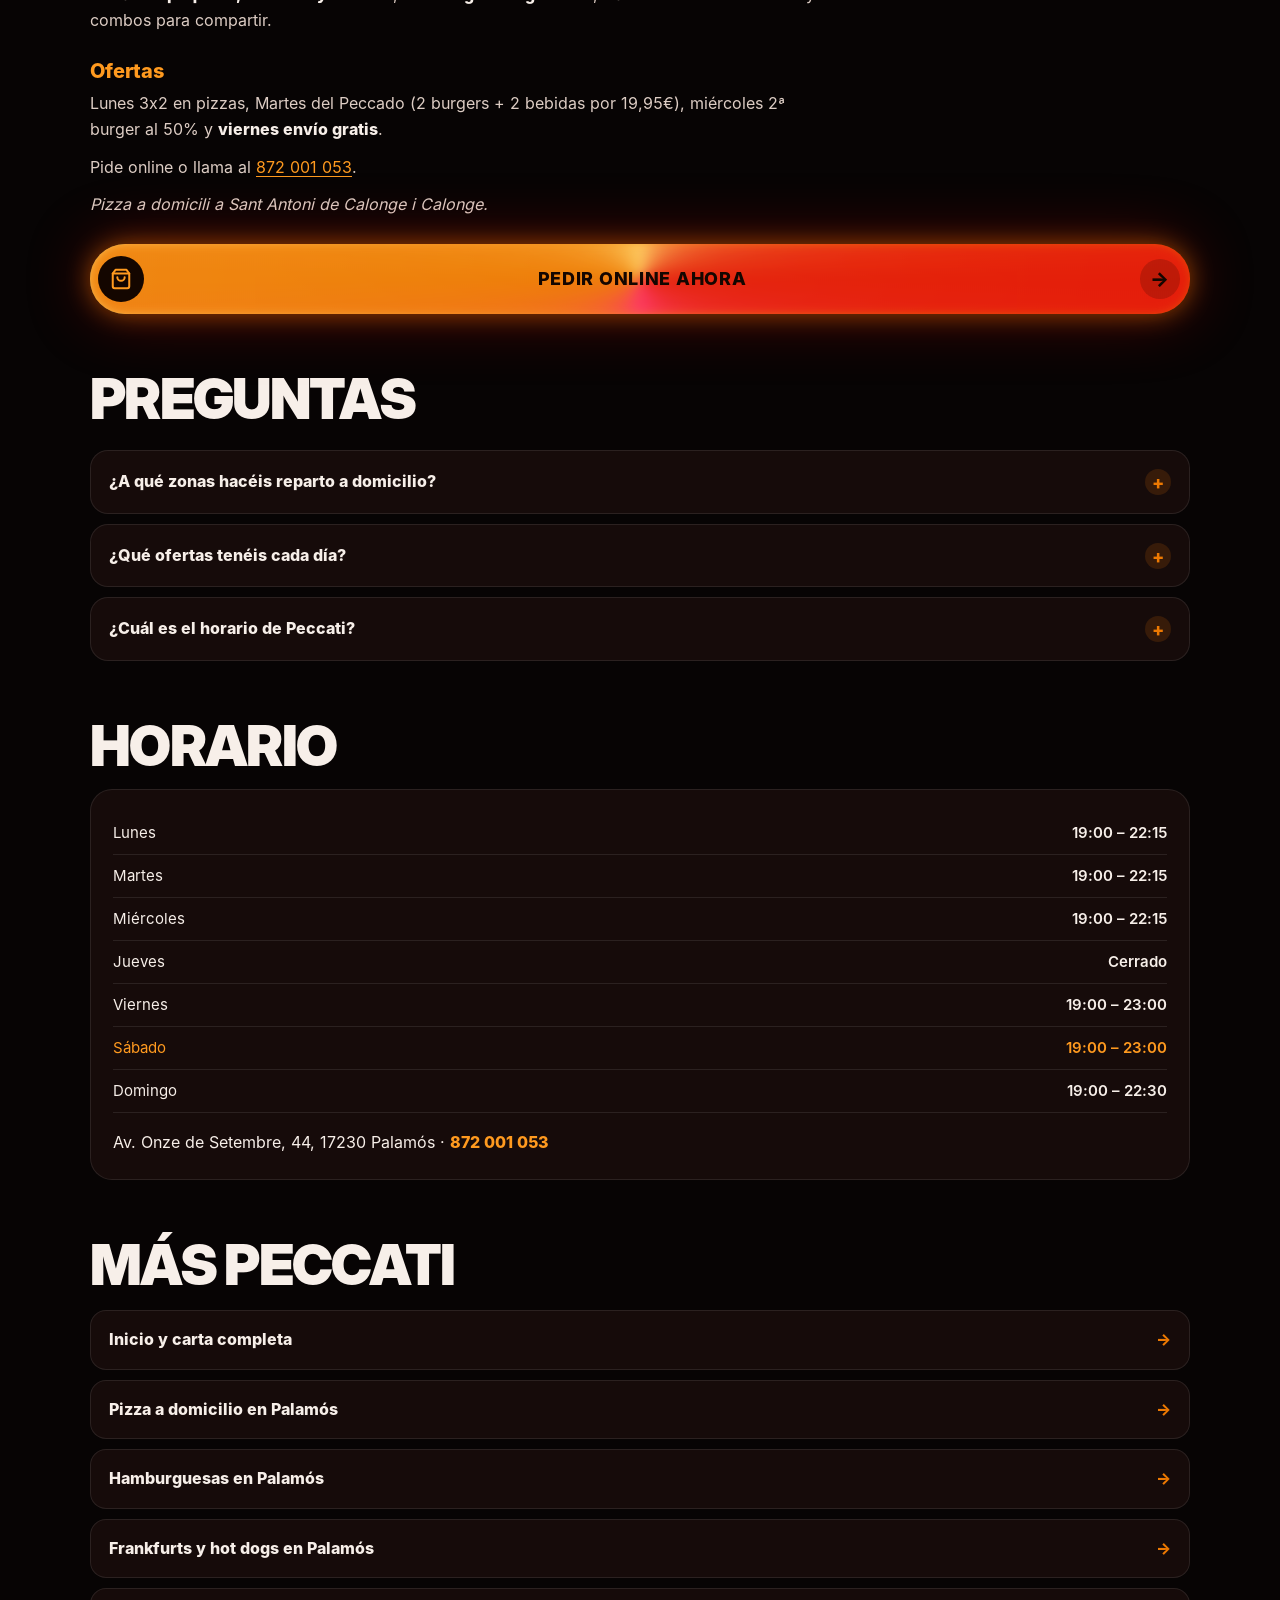
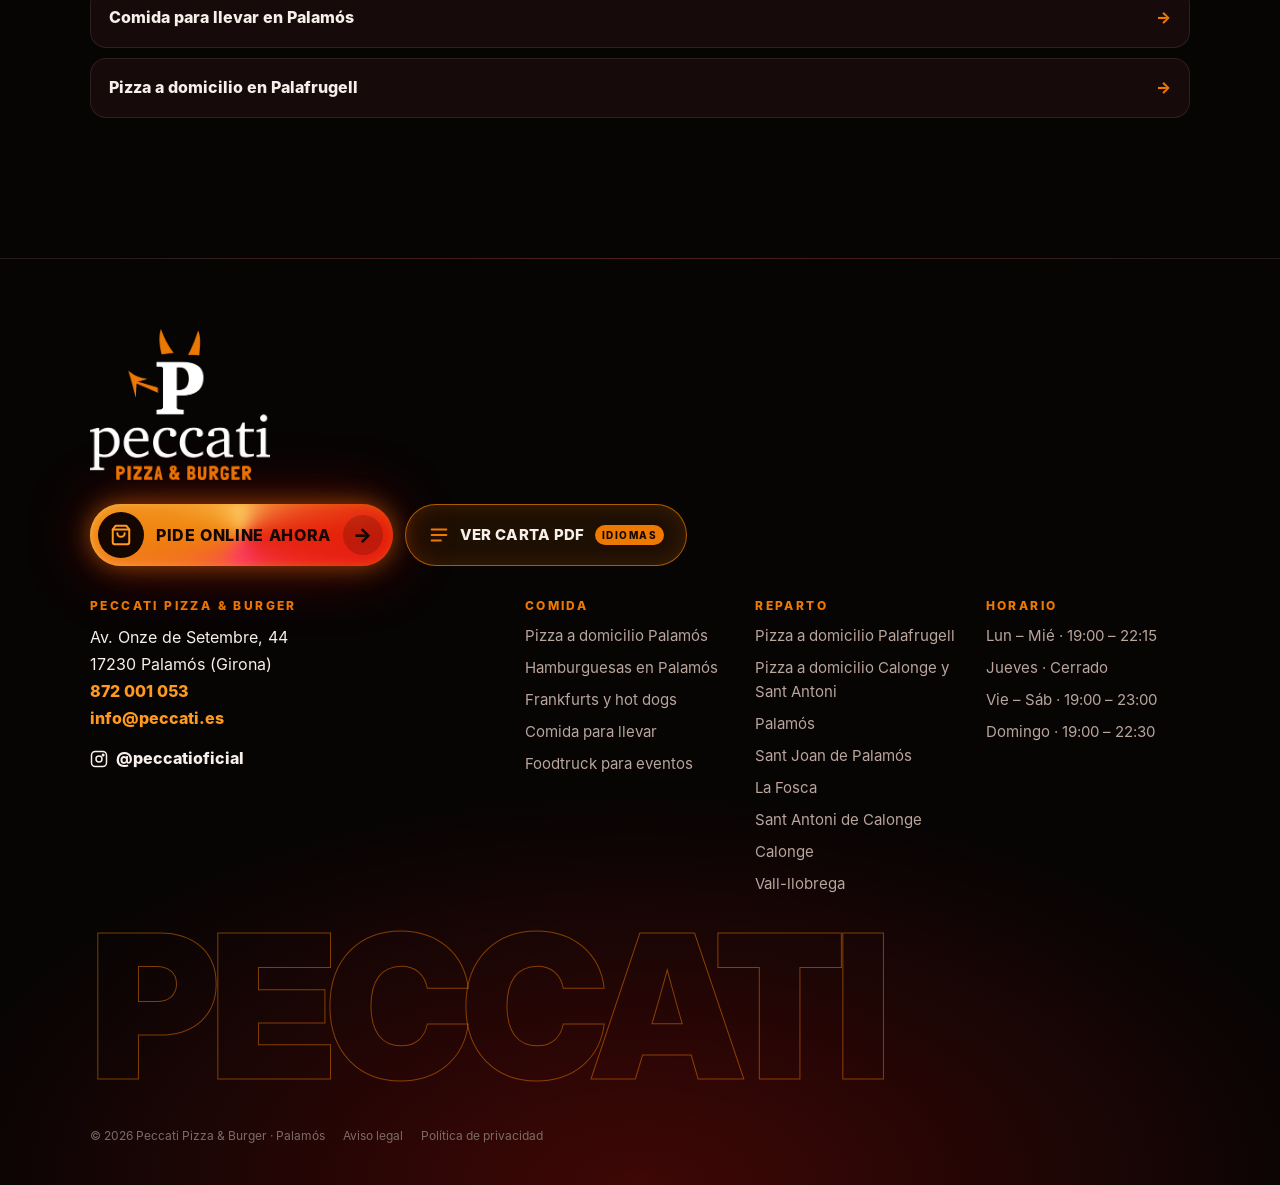
<file: pizza-a-domicilio-calonge-sant-antoni/index.html>
<!DOCTYPE html>
<html lang="es">
<head>
<meta charset="utf-8">
<meta name="viewport" content="width=device-width,initial-scale=1,viewport-fit=cover">
<title>Pizza a domicilio en Sant Antoni y Calonge | Peccati</title>
<meta name="description" content="Pizza, hamburguesas y frankfurts a domicilio en Sant Antoni de Calonge y Calonge. Pizzas en 3 medidas y burgers gourmet. Pide online.">
<meta name="keywords" content="pizza a domicilio Sant Antoni de Calonge, pizza Calonge, pizza Sant Antoni, hamburguesas Sant Antoni de Calonge, comida a domicilio Calonge, pizza a domicili Sant Antoni de Calonge">
<link rel="canonical" href="https://www.peccati.es/pizza-a-domicilio-calonge-sant-antoni/">
<meta name="robots" content="index,follow,max-image-preview:large,max-snippet:-1">
<meta name="theme-color" content="#070404">
<meta name="format-detection" content="telephone=yes">
<meta name="geo.region" content="ES-CT">
<meta name="geo.placename" content="Palamós">
<meta property="og:type" content="restaurant">
<meta property="og:locale" content="es_ES">
<meta property="og:site_name" content="Peccati Pizza & Burger">
<meta property="og:title" content="Pizza a domicilio en Sant Antoni y Calonge | Peccati">
<meta property="og:description" content="Pizza, hamburguesas y frankfurts a domicilio en Sant Antoni de Calonge y Calonge. Pizzas en 3 medidas y burgers gourmet. Pide online.">
<meta property="og:url" content="https://www.peccati.es/pizza-a-domicilio-calonge-sant-antoni/">
<meta property="og:image" content="https://www.peccati.es/img/brand/og-peccati.jpg">
<meta property="og:image:width" content="1200"><meta property="og:image:height" content="630">
<meta name="twitter:card" content="summary_large_image">
<link rel="icon" href="/favicon.ico" sizes="any">
<link rel="icon" type="image/png" sizes="32x32" href="/img/brand/favicon-32x32.png">
<link rel="icon" type="image/png" sizes="192x192" href="/img/brand/android-icon-192x192.png">
<link rel="apple-touch-icon" sizes="180x180" href="/img/brand/apple-icon-180x180.png">
<link rel="manifest" href="/manifest.webmanifest">
<link rel="preload" href="/assets/fonts/display-black.woff" as="font" type="font/woff" crossorigin>

<link rel="stylesheet" href="/assets/css/style.css?v=5">
<script type="application/ld+json">{"@context":"https://schema.org","@graph":[{"@type":["Restaurant","FastFoodRestaurant"],"@id":"https://www.peccati.es/#restaurant","name":"Peccati Pizza & Burger","alternateName":["Peccati","Peccati Palamós","Pizzeria Peccati"],"description":"Pizzería y hamburguesería en Palamós. Pizzas en tres medidas, hamburguesas gourmet, Peccahots (frankfurts de medio metro) y sides. Pedidos online, a domicilio y para llevar en Palamós, Calonge, Sant Antoni, Vall-llobrega, Mont-ras y Palafrugell.","url":"https://www.peccati.es/","telephone":"+34872001053","email":"info@peccati.es","image":["https://www.peccati.es/img/brand/og-peccati.jpg","https://www.peccati.es/img/galeria/hero.webp","https://www.peccati.es/img/galeria/7408.webp"],"logo":"https://www.peccati.es/img/brand/logo-stack.png","priceRange":"€€","servesCuisine":["Pizza","Hamburguesas","Hot dogs","Comida americana","Comida italiana"],"address":{"@type":"PostalAddress","streetAddress":"Avinguda Onze de Setembre, 44","addressLocality":"Palamós","postalCode":"17230","addressRegion":"Girona","addressCountry":"ES"},"hasMap":"https://www.google.com/maps/search/?api=1&query=Peccati+Pizza+%26+Burger+Av.+Onze+de+Setembre+44+17230+Palam%C3%B3s","areaServed":[{"@type":"City","name":"Palamós"},{"@type":"City","name":"Sant Joan de Palamós"},{"@type":"City","name":"La Fosca"},{"@type":"City","name":"Sant Antoni de Calonge"},{"@type":"City","name":"Calonge"},{"@type":"City","name":"Vall-llobrega"},{"@type":"City","name":"Mont-ras"},{"@type":"City","name":"Palafrugell"}],"openingHoursSpecification":[{"@type":"OpeningHoursSpecification","dayOfWeek":["Monday","Tuesday","Wednesday"],"opens":"19:00","closes":"22:15"},{"@type":"OpeningHoursSpecification","dayOfWeek":["Friday","Saturday"],"opens":"19:00","closes":"23:00"},{"@type":"OpeningHoursSpecification","dayOfWeek":["Sunday"],"opens":"19:00","closes":"22:30"}],"acceptsReservations":"False","currenciesAccepted":"EUR","sameAs":["https://www.instagram.com/peccatioficial/","https://www.just-eat.es/restaurants-peccati-pizza-burger-palamos","https://www.tripadvisor.com/Restaurant_Review-g663680-d27344027-Reviews-Peccati_Pizza_burger-Palamos_Province_of_Girona_Catalonia.html"],"potentialAction":{"@type":"OrderAction","target":{"@type":"EntryPoint","urlTemplate":"https://peccati-pizza-burger.kivly.store/menu/6a0c73a825fbab1417b7fc30?tab=carta","inLanguage":"es","actionPlatform":["http://schema.org/MobileWebPlatform","http://schema.org/DesktopWebPlatform"]},"deliveryMethod":["http://purl.org/goodrelations/v1#DeliveryModeOwnFleet","http://purl.org/goodrelations/v1#DeliveryModePickUp"]},"hasMenu":{"@type":"Menu","name":"Carta Peccati Pizza & Burger","url":"https://www.peccati.es/#carta","inLanguage":"es","hasMenuSection":[{"@type":"MenuSection","name":"Pizzas","description":"Tres medidas: pequeña, mediana y familiar","hasMenuItem":[{"@type":"MenuItem","name":"Pizza Leviatán","description":"Carne de vaca, bacón ahumado, salsa barbacoa, tomate y fiordilatte.","offers":[{"@type":"Offer","price":"10.95","priceCurrency":"EUR","name":"Pequeña"},{"@type":"Offer","price":"18.95","priceCurrency":"EUR","name":"Mediana"},{"@type":"Offer","price":"25.95","priceCurrency":"EUR","name":"Familiar"}]},{"@type":"MenuItem","name":"Pizza Luzbel","description":"Bacón laminado, frankfurt, queso emmental, tomate y fiordilatte.","offers":[{"@type":"Offer","price":"9.95","priceCurrency":"EUR","name":"Pequeña"},{"@type":"Offer","price":"12.95","priceCurrency":"EUR","name":"Mediana"},{"@type":"Offer","price":"18.95","priceCurrency":"EUR","name":"Familiar"}]},{"@type":"MenuItem","name":"Pizza Truférica","description":"Jamón ibérico de bellota, trufa negra natural, tomate y fiordilatte.","offers":[{"@type":"Offer","price":"11.95","priceCurrency":"EUR","name":"Pequeña"},{"@type":"Offer","price":"17.95","priceCurrency":"EUR","name":"Mediana"},{"@type":"Offer","price":"24.95","priceCurrency":"EUR","name":"Familiar"}]},{"@type":"MenuItem","name":"Pizza Aqueronte","description":"Gorgonzola, roquefort, provolone, emmental, parmesano, cabra, fiordilatte y tomate.","offers":[{"@type":"Offer","price":"12.95","priceCurrency":"EUR","name":"Pequeña"},{"@type":"Offer","price":"18.95","priceCurrency":"EUR","name":"Mediana"},{"@type":"Offer","price":"24.95","priceCurrency":"EUR","name":"Familiar"}]},{"@type":"MenuItem","name":"Pizza Satanás","description":"Cabra, foie gras, mermelada de higo, rúcula, tomate y fiordilatte.","offers":[{"@type":"Offer","price":"12.95","priceCurrency":"EUR","name":"Pequeña"},{"@type":"Offer","price":"16.95","priceCurrency":"EUR","name":"Mediana"},{"@type":"Offer","price":"19.95","priceCurrency":"EUR","name":"Familiar"}]},{"@type":"MenuItem","name":"Pizza Asmodeo","description":"Bacón laminado, queso parmesano, huevos de codorniz, tomate y fiordilatte.","offers":[{"@type":"Offer","price":"8.95","priceCurrency":"EUR","name":"Pequeña"},{"@type":"Offer","price":"11.95","priceCurrency":"EUR","name":"Mediana"},{"@type":"Offer","price":"17.95","priceCurrency":"EUR","name":"Familiar"}]},{"@type":"MenuItem","name":"Pizza Lucifer","description":"Pepperoni italiano picante, aceitunas negras, toque de tabasco, guindilla, tomate y fiordilatte.","offers":[{"@type":"Offer","price":"9.95","priceCurrency":"EUR","name":"Pequeña"},{"@type":"Offer","price":"14.95","priceCurrency":"EUR","name":"Mediana"},{"@type":"Offer","price":"17.95","priceCurrency":"EUR","name":"Familiar"}]},{"@type":"MenuItem","name":"Pizza Arcángel","description":"Queso brie francés, sobrasada, mermelada de higo, tomate y fiordilatte.","offers":[{"@type":"Offer","price":"9.95","priceCurrency":"EUR","name":"Pequeña"},{"@type":"Offer","price":"15.95","priceCurrency":"EUR","name":"Mediana"},{"@type":"Offer","price":"19.95","priceCurrency":"EUR","name":"Familiar"}]},{"@type":"MenuItem","name":"Pizza Mammon","description":"Bacón ahumado, queso de cabra, champiñones, parmesano, cebolla caramelizada, tomate y fiordilatte.","offers":[{"@type":"Offer","price":"10.95","priceCurrency":"EUR","name":"Pequeña"},{"@type":"Offer","price":"15.95","priceCurrency":"EUR","name":"Mediana"},{"@type":"Offer","price":"20.95","priceCurrency":"EUR","name":"Familiar"}]},{"@type":"MenuItem","name":"Pizza Prosciutto","description":"Jamón dulce, tomate y fiordilatte.","offers":[{"@type":"Offer","price":"6.95","priceCurrency":"EUR","name":"Pequeña"},{"@type":"Offer","price":"10.95","priceCurrency":"EUR","name":"Mediana"},{"@type":"Offer","price":"16.95","priceCurrency":"EUR","name":"Familiar"}]},{"@type":"MenuItem","name":"Pizza Margarita","description":"Fiordilatte y tomate.","offers":[{"@type":"Offer","price":"5.95","priceCurrency":"EUR","name":"Pequeña"},{"@type":"Offer","price":"10.95","priceCurrency":"EUR","name":"Mediana"},{"@type":"Offer","price":"16.95","priceCurrency":"EUR","name":"Familiar"}]},{"@type":"MenuItem","name":"Pizza Corleone","description":"Carne de vaca, parmesano, bacón frito ahumado, sobrasada, tomate y fiordilatte.","offers":[{"@type":"Offer","price":"11.95","priceCurrency":"EUR","name":"Pequeña"},{"@type":"Offer","price":"19.95","priceCurrency":"EUR","name":"Mediana"},{"@type":"Offer","price":"28.95","priceCurrency":"EUR","name":"Familiar"}]},{"@type":"MenuItem","name":"Pizza Belcebú","description":"Carne de vaca, pepperoni italiano, gorgonzola, bacón ahumado, huevo, emmental, tomate y fiordilatte.","offers":[{"@type":"Offer","price":"12.95","priceCurrency":"EUR","name":"Pequeña"},{"@type":"Offer","price":"19.95","priceCurrency":"EUR","name":"Mediana"},{"@type":"Offer","price":"24.95","priceCurrency":"EUR","name":"Familiar"}]},{"@type":"MenuItem","name":"Pizza Deimon","description":"Bacón frito, queso provolone, cebolla caramelizada, trufa, tomate y fiordilatte.","offers":[{"@type":"Offer","price":"9.95","priceCurrency":"EUR","name":"Pequeña"},{"@type":"Offer","price":"15.95","priceCurrency":"EUR","name":"Mediana"},{"@type":"Offer","price":"20.95","priceCurrency":"EUR","name":"Familiar"}]}]},{"@type":"MenuSection","name":"Hamburguesas","hasMenuItem":[{"@type":"MenuItem","name":"Burger Onlyfans","description":"Carne de buey gallego madurada, doble de queso cheddar, bacón y huevo frito.","offers":{"@type":"Offer","price":"16.95","priceCurrency":"EUR"}},{"@type":"MenuItem","name":"Burger Monsterccati","description":"Doble carne de vaca (300 g), queso cheddar, provolone, bacón, cebolla frita, tomate, lechuga y mayonesa.","offers":{"@type":"Offer","price":"16.95","priceCurrency":"EUR"}},{"@type":"MenuItem","name":"Burger HolyDuck","description":"Carne de vaca, escalopa de foie gras, cebolla caramelizada y trufa natural.","offers":{"@type":"Offer","price":"18.95","priceCurrency":"EUR"}},{"@type":"MenuItem","name":"Burger Trufada","description":"Carne de vaca, queso cheddar, trufa negra, huevo frito y brotes de rúcula.","offers":{"@type":"Offer","price":"13.95","priceCurrency":"EUR"}},{"@type":"MenuItem","name":"Burger Anticristo","description":"Heura VEGAN burger, tomate, lechuga y guacamole.","offers":{"@type":"Offer","price":"13.95","priceCurrency":"EUR"},"suitableForDiet":"https://schema.org/VeganDiet"},{"@type":"MenuItem","name":"Burger Kodein","description":"Carne de vaca, queso edam, bacón, huevo frito, tomate, lechuga y mostaza miel.","offers":{"@type":"Offer","price":"12.95","priceCurrency":"EUR"}},{"@type":"MenuItem","name":"Burger Belial","description":"Carne de vaca, queso brie francés, cebolla caramelizada y jamón ibérico.","offers":{"@type":"Offer","price":"12.95","priceCurrency":"EUR"}},{"@type":"MenuItem","name":"Burger Tinieblas","description":"Carne de pollo, queso cheddar, cabra, cebolla frita, rúcula y mermelada de tomate.","offers":{"@type":"Offer","price":"12.95","priceCurrency":"EUR"}},{"@type":"MenuItem","name":"Burger Corral","description":"Carne de pollo, queso cheddar, tomate, lechuga y mayonesa.","offers":{"@type":"Offer","price":"11.95","priceCurrency":"EUR"}},{"@type":"MenuItem","name":"Burger Detroit","description":"Carne de vaca, queso cheddar, bacón, cebolla caramelizada, tomate, lechuga y barbacoa.","offers":{"@type":"Offer","price":"12.95","priceCurrency":"EUR"}},{"@type":"MenuItem","name":"Burger Vealfoie","description":"Carne de vaca, foie gras, cebolla frita, tomate, lechuga y mermelada de arándanos.","offers":{"@type":"Offer","price":"13.95","priceCurrency":"EUR"}},{"@type":"MenuItem","name":"Burger Cuerno","description":"Carne de vaca, queso cheddar, tomate, lechuga y barbacoa.","offers":{"@type":"Offer","price":"11.95","priceCurrency":"EUR"}}]},{"@type":"MenuSection","name":"Combos","hasMenuItem":[{"@type":"MenuItem","name":"Combo Burger","description":"1 burger + Peccafries + bebida.","offers":{"@type":"Offer","price":"17.95","priceCurrency":"EUR"}},{"@type":"MenuItem","name":"Combo Kiss Me","description":"2 burgers + 1 Peccafries + 2 bebidas.","offers":{"@type":"Offer","price":"28.95","priceCurrency":"EUR"}},{"@type":"MenuItem","name":"Martes del Peccado","description":"2 burgers + 2 bebidas. Solo los martes.","offers":{"@type":"Offer","price":"19.95","priceCurrency":"EUR"}}]},{"@type":"MenuSection","name":"Peccahots (frankfurts de medio metro)","hasMenuItem":[{"@type":"MenuItem","name":"Peccahot Campero","description":"Frankfurt de medio metro, champiñones, cebolla caramelizada, salsa rústica y rúcula por encima.","offers":{"@type":"Offer","price":"24.90","priceCurrency":"EUR"}},{"@type":"MenuItem","name":"Peccahot Tremendo","description":"Frankfurt de medio metro, queso edam, bacón frito, salsa mostaza miel y huevo rallado por encima.","offers":{"@type":"Offer","price":"24.90","priceCurrency":"EUR"}},{"@type":"MenuItem","name":"Peccahot Peccati","description":"Frankfurt de medio metro, salsa de queso cheddar y cebolla crujiente.","offers":{"@type":"Offer","price":"21.90","priceCurrency":"EUR"}},{"@type":"MenuItem","name":"Peccahot Básico","description":"Frankfurt de medio metro, ketchup y mostaza.","offers":{"@type":"Offer","price":"19.90","priceCurrency":"EUR"}}]},{"@type":"MenuSection","name":"Sides","hasMenuItem":[{"@type":"MenuItem","name":"Peccafries","description":"Patatas deluxe de la casa, especiadas.","offers":{"@type":"Offer","price":"4.95","priceCurrency":"EUR"}},{"@type":"MenuItem","name":"Baconfries","description":"Patatas fritas con bacón por encima y salsa a escoger.","offers":{"@type":"Offer","price":"6.95","priceCurrency":"EUR"}},{"@type":"MenuItem","name":"Patatas fritas","description":"Las de toda la vida.","offers":{"@type":"Offer","price":"3.95","priceCurrency":"EUR"}},{"@type":"MenuItem","name":"Alitas de pollo","description":"Con barbacoa o sin. 5 unidades.","offers":{"@type":"Offer","price":"6.95","priceCurrency":"EUR"}},{"@type":"MenuItem","name":"Fingers de pollo","description":"5 unidades.","offers":{"@type":"Offer","price":"7.95","priceCurrency":"EUR"}},{"@type":"MenuItem","name":"Nuggets de pollo","description":"Hechos en casa. 5 unidades.","offers":{"@type":"Offer","price":"4.95","priceCurrency":"EUR"}},{"@type":"MenuItem","name":"Sticks de mozzarella","description":"Rebozados con maíz. 6 unidades.","offers":{"@type":"Offer","price":"7.95","priceCurrency":"EUR"}},{"@type":"MenuItem","name":"Croquetas de gamba roja","description":"2 unidades.","offers":{"@type":"Offer","price":"5.95","priceCurrency":"EUR"}},{"@type":"MenuItem","name":"Croquetas de brie y trufa","description":"2 unidades.","offers":{"@type":"Offer","price":"4.95","priceCurrency":"EUR"}}]},{"@type":"MenuSection","name":"Postres","hasMenuItem":[{"@type":"MenuItem","name":"Pizza Oreo","description":"Medida pequeña. El pecado final.","offers":{"@type":"Offer","price":"6.50","priceCurrency":"EUR"}},{"@type":"MenuItem","name":"Tequeños de Nutella","description":"2 unidades. Los sábados a 1,95€.","offers":{"@type":"Offer","price":"3.95","priceCurrency":"EUR"}},{"@type":"MenuItem","name":"Cheesecake","description":"De la casa.","offers":{"@type":"Offer","price":"3.95","priceCurrency":"EUR"}},{"@type":"MenuItem","name":"Matcha Cookie","description":"Cookie de té matcha.","offers":{"@type":"Offer","price":"3.95","priceCurrency":"EUR"}}]}]}},{"@type":"WebSite","@id":"https://www.peccati.es/#web","url":"https://www.peccati.es/","name":"Peccati Pizza & Burger","inLanguage":"es-ES","publisher":{"@id":"https://www.peccati.es/#restaurant"}}]}</script>
<script type="application/ld+json">{"@context":"https://schema.org","@type":"FAQPage","mainEntity":[{"@type":"Question","name":"¿A qué zonas hacéis reparto a domicilio?","acceptedAnswer":{"@type":"Answer","text":"Repartimos en Palamós, Sant Joan de Palamós, La Fosca, Sant Antoni de Calonge, Calonge, Vall-llobrega, Mont-ras y Palafrugell. Si no estás seguro de si llegamos a tu calle, llámanos y te lo confirmamos."}},{"@type":"Question","name":"¿Qué ofertas tenéis cada día?","acceptedAnswer":{"@type":"Answer","text":"Lunes 3x2 en pizzas, martes «Martes del Peccado» (2 burgers + 2 bebidas por 19,95€), miércoles la 2ª burger al 50%, viernes envío gratis, sábado 2 Tequeños de Nutella a 1,95€ y domingo Peccacoins x2. Los jueves cerramos."}},{"@type":"Question","name":"¿Cuál es el horario de Peccati?","acceptedAnswer":{"@type":"Answer","text":"Lunes, martes y miércoles de 19:00 a 22:15. Jueves cerrado. Viernes y sábado de 19:00 a 23:00. Domingo de 19:00 a 22:30."}}]}</script>
<script type="application/ld+json">{"@context":"https://schema.org","@type":"BreadcrumbList","itemListElement":[{"@type":"ListItem","position":1,"name":"Peccati","item":"https://www.peccati.es/"},{"@type":"ListItem","position":2,"name":"Pizza a domicilio en Calonge y Sant Antoni","item":"https://www.peccati.es/pizza-a-domicilio-calonge-sant-antoni/"}]}</script>
</head>
<body>
<div class="progress" aria-hidden="true"></div>
<div class="cursor" aria-hidden="true"></div>
<header class="nav">
  <a class="nav__logo" href="/" aria-label="Peccati Pizza & Burger – inicio"><img src="/img/brand/logo-h.webp" alt="Peccati Pizza & Burger Palamós" width="800" height="266"></a>
  <nav class="nav__links" aria-label="Principal"><a href="/#carta">Carta</a><a href="/#combos">Combos</a><a href="/#ofertas">Ofertas</a><a href="/#domicilio">A domicilio</a><a href="/#contacto">Horario</a><a href="/foodtruck/">Foodtruck</a></nav>
  <a class="btn btn--fire nav__call" href="https://peccati-pizza-burger.kivly.store/menu/6a0c73a825fbab1417b7fc30?tab=carta" target="_blank" rel="noopener"><svg viewBox="0 0 24 24" fill="none" stroke="currentColor" stroke-width="2.2" stroke-linecap="round" stroke-linejoin="round" aria-hidden="true"><path d="M6 2 3 6v14a2 2 0 0 0 2 2h14a2 2 0 0 0 2-2V6l-3-4z"/><path d="M3 6h18"/><path d="M16 10a4 4 0 0 1-8 0"/></svg> Pedir online</a>
  <a class="nav__order" href="https://peccati-pizza-burger.kivly.store/menu/6a0c73a825fbab1417b7fc30?tab=carta" target="_blank" rel="noopener"><svg viewBox="0 0 24 24" fill="none" stroke="currentColor" stroke-width="2.2" stroke-linecap="round" stroke-linejoin="round" aria-hidden="true"><path d="M6 2 3 6v14a2 2 0 0 0 2 2h14a2 2 0 0 0 2-2V6l-3-4z"/><path d="M3 6h18"/><path d="M16 10a4 4 0 0 1-8 0"/></svg><span>Pedir</span></a>
  <button class="burger" aria-label="Abrir menú" aria-expanded="false" aria-controls="ov"><span></span></button>
</header>
<div class="overlay" id="ov"><a href="/#carta">Carta</a><a href="/#ofertas">Ofertas</a><a href="/#contacto">Horario</a><a href="/foodtruck/" class="ov-ft">Foodtruck <span>eventos</span></a><div class="ov-btns"><a class="btn btn--order " href="https://peccati-pizza-burger.kivly.store/menu/6a0c73a825fbab1417b7fc30?tab=carta" target="_blank" rel="noopener"><span class="btn--order__ico"><svg viewBox="0 0 24 24" fill="none" stroke="currentColor" stroke-width="2.2" stroke-linecap="round" stroke-linejoin="round" aria-hidden="true"><path d="M6 2 3 6v14a2 2 0 0 0 2 2h14a2 2 0 0 0 2-2V6l-3-4z"/><path d="M3 6h18"/><path d="M16 10a4 4 0 0 1-8 0"/></svg></span><span>Pedir online ahora</span><span class="btn--order__arrow" aria-hidden="true">→</span></a><a class="btn btn--carta" href="https://drive.google.com/file/d/1YxpItkVt3Pw59HxQnJLDm8CxhJdoLP4b/view?usp=sharing" target="_blank" rel="noopener"><svg viewBox="0 0 24 24" fill="none" stroke="currentColor" stroke-width="2.2" stroke-linecap="round" aria-hidden="true"><path d="M4 6h16M4 12h16M4 18h10"/></svg><span>Carta</span><small>Idiomas</small></a></div><small>Av. Onze de Setembre, 44 · Palamós · Tel. 872 001 053</small></div>
<main>
<section class="lhero">
 <div class="hero__bg"></div><span class="blob blob--1"></span><span class="blob blob--2"></span>
 <div class="wrap">
  <p class="crumbs"><a href="/">Peccati</a> / Pizza a domicilio en Calonge y Sant Antoni</p>
  <p class="status"><i></i><span>Pide online · Palamós</span></p>
  <h1 class="h1"><span class="l"><span>Pizza a</span></span><span class="l"><span class="grad">domicilio</span></span><span class="l"><span class="glitch" data-t="Sant Antoni">Sant Antoni</span></span></h1>
  <p class="hero__sub">Pizza, hamburguesas y frankfurts a domicilio en Sant Antoni de Calonge y Calonge. Pizzas en 3 medidas y burgers gourmet. Pide online.</p>
  <div class="ctas"><a class="btn btn--order btn--xl" href="https://peccati-pizza-burger.kivly.store/menu/6a0c73a825fbab1417b7fc30?tab=carta" target="_blank" rel="noopener"><span class="btn--order__ico"><svg viewBox="0 0 24 24" fill="none" stroke="currentColor" stroke-width="2.2" stroke-linecap="round" stroke-linejoin="round" aria-hidden="true"><path d="M6 2 3 6v14a2 2 0 0 0 2 2h14a2 2 0 0 0 2-2V6l-3-4z"/><path d="M3 6h18"/><path d="M16 10a4 4 0 0 1-8 0"/></svg></span><span>Pedir online</span><span class="btn--order__arrow" aria-hidden="true">→</span></a><a class="btn btn--ghost" href="/#carta">Ver la carta</a></div>
 </div>
</section>
<div class="marquee" aria-hidden="true"><div class="marquee__track"><span>Pizzas<em>✦</em></span><span>Burgers<em>✦</em></span><span>Peccahots<em>✦</em></span><span>A domicilio<em>✦</em></span><span>Para llevar<em>✦</em></span><span>Pizzas<em>✦</em></span><span>Burgers<em>✦</em></span><span>Peccahots<em>✦</em></span><span>A domicilio<em>✦</em></span><span>Para llevar<em>✦</em></span></div></div>
<section class="sec" style="padding-top:50px">
 <div class="wrap">
  <figure class="rv" style="max-width:420px;margin:0 auto 10px;border-radius:28px;overflow:hidden;box-shadow:var(--glow)"><img src="/img/galeria/pizzacarletared.webp" alt="Pizza a domicilio en Calonge y Sant Antoni – Peccati Pizza & Burger" width="720" height="900" loading="lazy"></figure>
  <div class="prose"><h2>Pizza en Sant Antoni de Calonge y Calonge</h2>
<p>¿Estás en <strong>Sant Antoni de Calonge</strong> o en <strong>Calonge</strong> y te apetece pizza? Desde Peccati, a un paso de Palamós, te la llevamos <strong>a domicilio</strong>: al apartamento, a la casa o al camping.</p>
<p>Pizzas en <strong>pequeña, mediana y familiar</strong>, <strong>hamburguesas gourmet</strong>, frankfurts de medio metro y combos para compartir.</p>
<h3>Ofertas</h3>
<p>Lunes 3x2 en pizzas, Martes del Peccado (2 burgers + 2 bebidas por 19,95€), miércoles 2ª burger al 50% y <strong>viernes envío gratis</strong>.</p>
<p>Pide online o llama al <a href="tel:+34872001053">872 001 053</a>.</p>
<p><em>Pizza a domicili a Sant Antoni de Calonge i Calonge.</em></p></div>
  <div style="margin-top:26px"><a class="btn btn--order btn--full btn--xl" href="https://peccati-pizza-burger.kivly.store/menu/6a0c73a825fbab1417b7fc30?tab=carta" target="_blank" rel="noopener"><span class="btn--order__ico"><svg viewBox="0 0 24 24" fill="none" stroke="currentColor" stroke-width="2.2" stroke-linecap="round" stroke-linejoin="round" aria-hidden="true"><path d="M6 2 3 6v14a2 2 0 0 0 2 2h14a2 2 0 0 0 2-2V6l-3-4z"/><path d="M3 6h18"/><path d="M16 10a4 4 0 0 1-8 0"/></svg></span><span>Pedir online ahora</span><span class="btn--order__arrow" aria-hidden="true">→</span></a></div>
  <h2 class="h2" style="font-size:clamp(30px,8vw,56px);margin-top:60px">Preguntas</h2>
  <div class="faq"><details class="rv"><summary>¿A qué zonas hacéis reparto a domicilio?</summary><p>Repartimos en Palamós, Sant Joan de Palamós, La Fosca, Sant Antoni de Calonge, Calonge, Vall-llobrega, Mont-ras y Palafrugell. Si no estás seguro de si llegamos a tu calle, llámanos y te lo confirmamos.</p></details>
<details class="rv"><summary>¿Qué ofertas tenéis cada día?</summary><p>Lunes 3x2 en pizzas, martes «Martes del Peccado» (2 burgers + 2 bebidas por 19,95€), miércoles la 2ª burger al 50%, viernes envío gratis, sábado 2 Tequeños de Nutella a 1,95€ y domingo Peccacoins x2. Los jueves cerramos.</p></details>
<details class="rv"><summary>¿Cuál es el horario de Peccati?</summary><p>Lunes, martes y miércoles de 19:00 a 22:15. Jueves cerrado. Viernes y sábado de 19:00 a 23:00. Domingo de 19:00 a 22:30.</p></details></div>
  <h2 class="h2" style="font-size:clamp(30px,8vw,56px);margin-top:60px">Horario</h2>
  <div class="box"><table class="hours"><tbody><tr data-d="1"><td>Lunes</td><td>19:00 – 22:15</td></tr><tr data-d="2"><td>Martes</td><td>19:00 – 22:15</td></tr><tr data-d="3"><td>Miércoles</td><td>19:00 – 22:15</td></tr><tr data-d="4"><td>Jueves</td><td>Cerrado</td></tr><tr data-d="5"><td>Viernes</td><td>19:00 – 23:00</td></tr><tr data-d="6"><td>Sábado</td><td>19:00 – 23:00</td></tr><tr data-d="0"><td>Domingo</td><td>19:00 – 22:30</td></tr></tbody></table><address class="addr" style="margin-top:16px">Av. Onze de Setembre, 44, 17230 Palamós · <a href="tel:+34872001053">872 001 053</a></address></div>
  <h2 class="h2" style="font-size:clamp(30px,8vw,56px);margin-top:60px">Más Peccati</h2>
  <div class="links"><a href="/">Inicio y carta completa</a><a href="/pizza-a-domicilio-palamos/">Pizza a domicilio en Palamós</a><a href="/hamburguesas-palamos/">Hamburguesas en Palamós</a><a href="/frankfurts-hot-dogs-palamos/">Frankfurts y hot dogs en Palamós</a><a href="/comida-para-llevar-palamos/">Comida para llevar en Palamós</a><a href="/pizza-a-domicilio-palafrugell/">Pizza a domicilio en Palafrugell</a></div>
 </div>
</section>
</main>
<footer class="foot">
 <div class="wrap">
  <img class="foot__logo" src="/img/brand/logo-stack.webp" alt="Logo Peccati Pizza & Burger" width="800" height="671" loading="lazy">
  <div class="ov-btns" style="margin-bottom:34px"><a class="btn btn--order " href="https://peccati-pizza-burger.kivly.store/menu/6a0c73a825fbab1417b7fc30?tab=carta" target="_blank" rel="noopener"><span class="btn--order__ico"><svg viewBox="0 0 24 24" fill="none" stroke="currentColor" stroke-width="2.2" stroke-linecap="round" stroke-linejoin="round" aria-hidden="true"><path d="M6 2 3 6v14a2 2 0 0 0 2 2h14a2 2 0 0 0 2-2V6l-3-4z"/><path d="M3 6h18"/><path d="M16 10a4 4 0 0 1-8 0"/></svg></span><span>Pide online ahora</span><span class="btn--order__arrow" aria-hidden="true">→</span></a><a class="btn btn--carta" href="https://drive.google.com/file/d/1YxpItkVt3Pw59HxQnJLDm8CxhJdoLP4b/view?usp=sharing" target="_blank" rel="noopener"><svg viewBox="0 0 24 24" fill="none" stroke="currentColor" stroke-width="2.2" stroke-linecap="round" aria-hidden="true"><path d="M4 6h16M4 12h16M4 18h10"/></svg><span>Ver carta PDF</span><small>Idiomas</small></a></div>
  <div class="foot__cols">
   <div><h4>Peccati Pizza & Burger</h4>
    <address class="addr">Av. Onze de Setembre, 44<br>17230 Palamós (Girona)<br><a href="tel:+34872001053">872 001 053</a><br><a href="mailto:info@peccati.es">info@peccati.es</a></address>
    <p style="margin-top:14px"><a class="social" href="https://www.instagram.com/peccatioficial/" target="_blank" rel="noopener"><svg viewBox="0 0 24 24" width="18" height="18" fill="none" stroke="currentColor" stroke-width="2" aria-hidden="true"><rect x="2" y="2" width="20" height="20" rx="5"/><circle cx="12" cy="12" r="4"/><circle cx="17.5" cy="6.5" r="1" fill="currentColor"/></svg> @peccatioficial</a></p></div>
   <div><h4>Comida</h4><ul>
    <li><a href="/pizza-a-domicilio-palamos/">Pizza a domicilio Palamós</a></li>
    <li><a href="/hamburguesas-palamos/">Hamburguesas en Palamós</a></li>
    <li><a href="/frankfurts-hot-dogs-palamos/">Frankfurts y hot dogs</a></li>
    <li><a href="/comida-para-llevar-palamos/">Comida para llevar</a></li>
    <li><a href="/foodtruck/">Foodtruck para eventos</a></li></ul></div>
   <div><h4>Reparto</h4><ul>
    <li><a href="/pizza-a-domicilio-palafrugell/">Pizza a domicilio Palafrugell</a></li>
    <li><a href="/pizza-a-domicilio-calonge-sant-antoni/">Pizza a domicilio Calonge y Sant Antoni</a></li>
    <li>Palamós</li><li>Sant Joan de Palamós</li><li>La Fosca</li><li>Sant Antoni de Calonge</li><li>Calonge</li><li>Vall-llobrega</li></ul></div>
   <div><h4>Horario</h4><ul><li>Lun – Mié · 19:00 – 22:15</li><li>Jueves · Cerrado</li><li>Vie – Sáb · 19:00 – 23:00</li><li>Domingo · 19:00 – 22:30</li></ul></div>
  </div>
  <div class="foot__big" aria-hidden="true">peccati</div>
  <div class="foot__legal"><span>© <span data-year>2026</span> Peccati Pizza & Burger · Palamós</span><a href="/aviso-legal/">Aviso legal</a><a href="/politica-de-privacidad/">Política de privacidad</a></div>
 </div>
</footer><nav class="bar" aria-label="Acciones rápidas">
  <a href="tel:+34872001053"><svg viewBox="0 0 24 24" fill="none" stroke="currentColor" stroke-width="2.2" stroke-linecap="round" stroke-linejoin="round" aria-hidden="true"><path d="M22 16.9v3a2 2 0 0 1-2.2 2 19.8 19.8 0 0 1-8.6-3.1 19.5 19.5 0 0 1-6-6A19.8 19.8 0 0 1 2.1 4.2 2 2 0 0 1 4.1 2h3a2 2 0 0 1 2 1.7c.1.9.4 1.8.7 2.7a2 2 0 0 1-.5 2.1L8 9.8a16 16 0 0 0 6 6l1.3-1.3a2 2 0 0 1 2.1-.4c.9.3 1.8.6 2.7.7a2 2 0 0 1 1.7 2z"/></svg>Llamar</a>
  <a class="main" href="https://peccati-pizza-burger.kivly.store/menu/6a0c73a825fbab1417b7fc30?tab=carta" target="_blank" rel="noopener"><svg viewBox="0 0 24 24" fill="none" stroke="currentColor" stroke-width="2.2" stroke-linecap="round" stroke-linejoin="round" aria-hidden="true"><path d="M6 2 3 6v14a2 2 0 0 0 2 2h14a2 2 0 0 0 2-2V6l-3-4z"/><path d="M3 6h18"/><path d="M16 10a4 4 0 0 1-8 0"/></svg>Pedir online</a>
  <a href="/#carta"><svg viewBox="0 0 24 24" fill="none" stroke="currentColor" stroke-width="2.2" stroke-linecap="round" aria-hidden="true"><path d="M4 6h16M4 12h16M4 18h10"/></svg>Carta</a>
</nav>
<script src="/assets/js/main.js?v=5" defer></script>
</body>
</html>
</file>
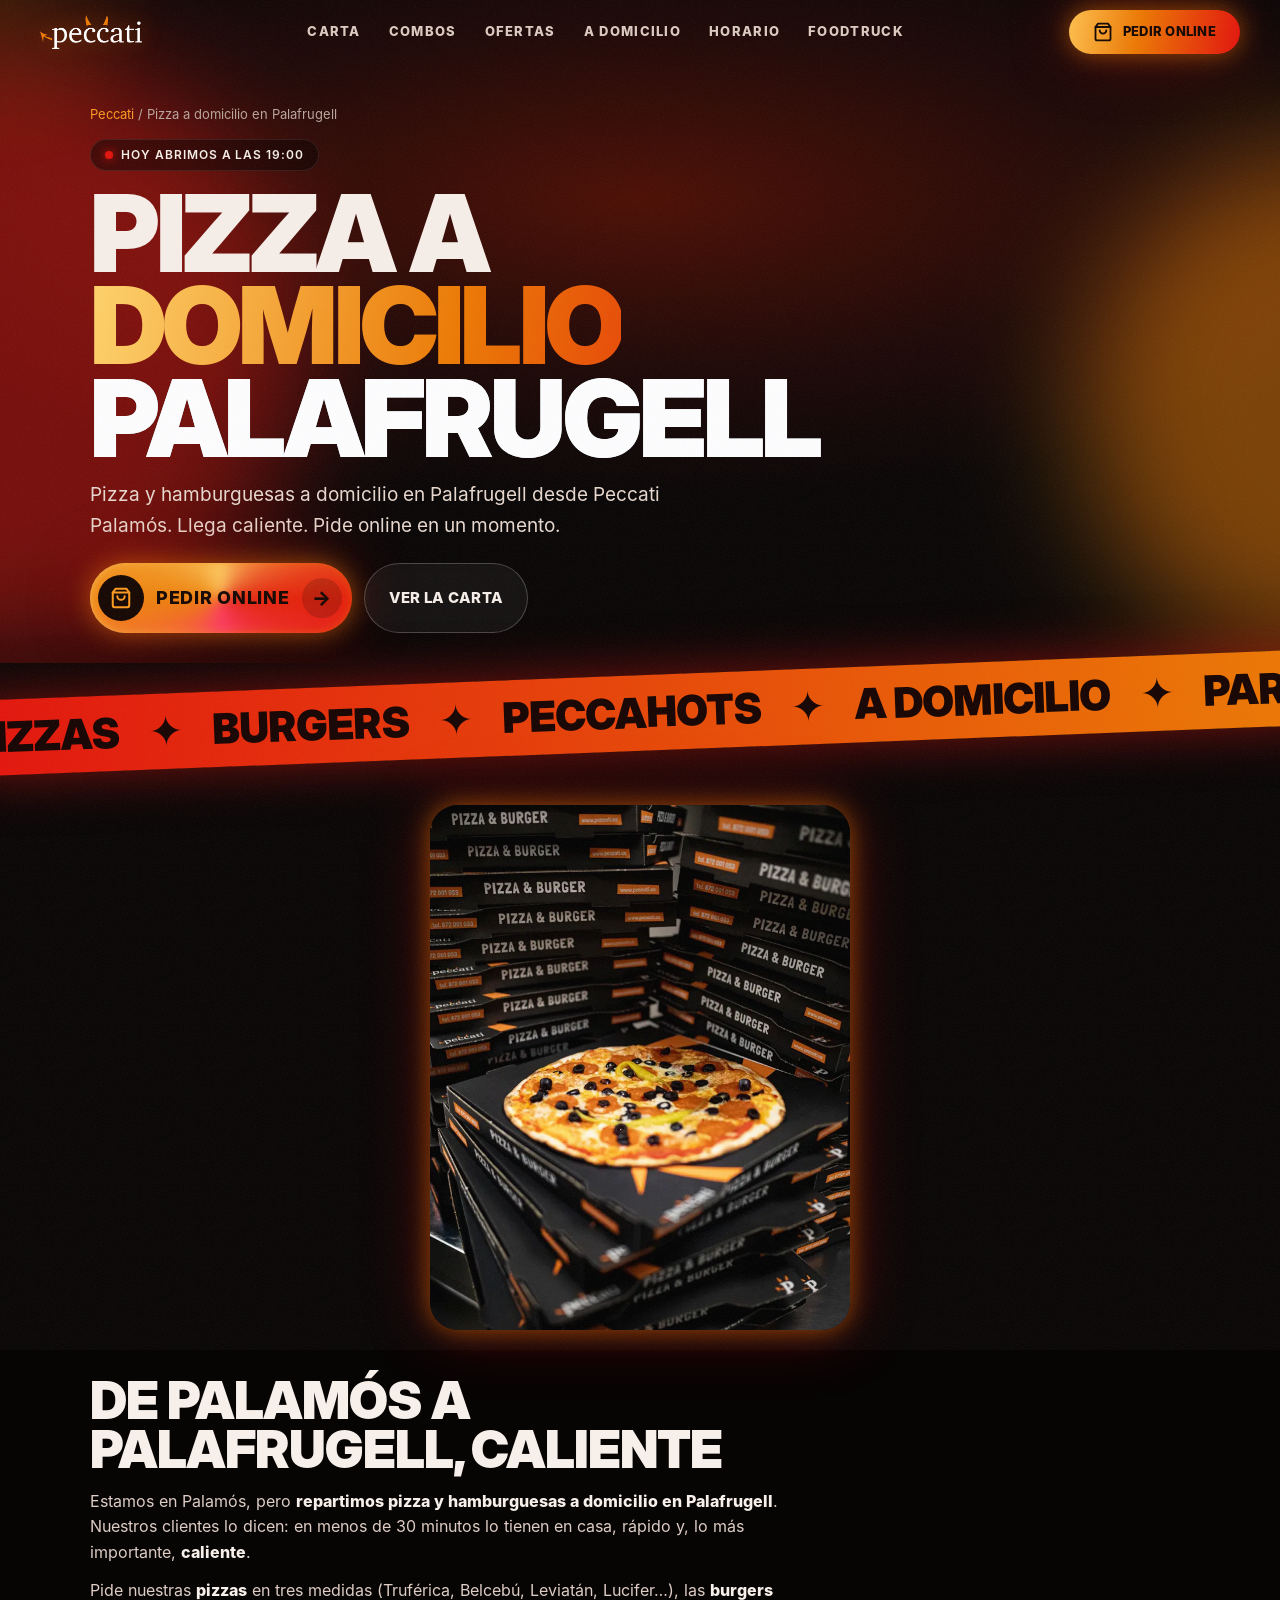
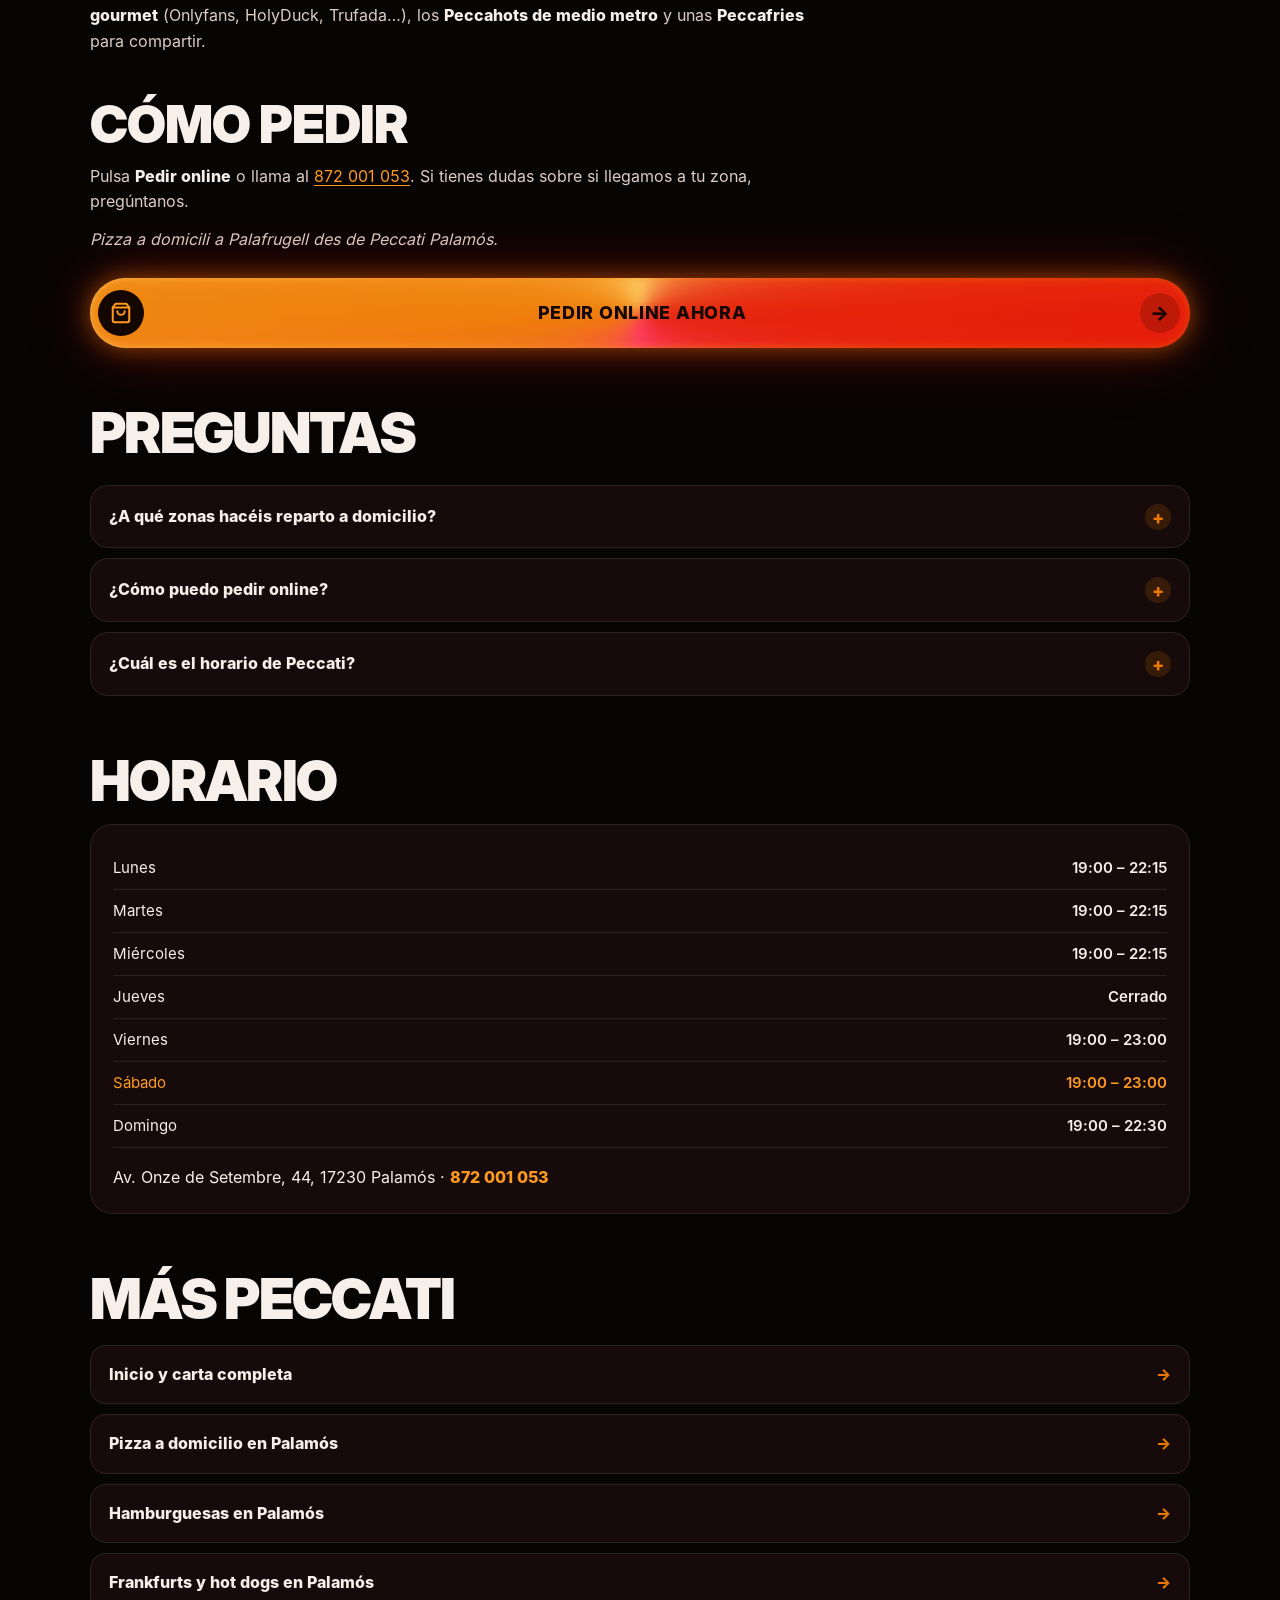
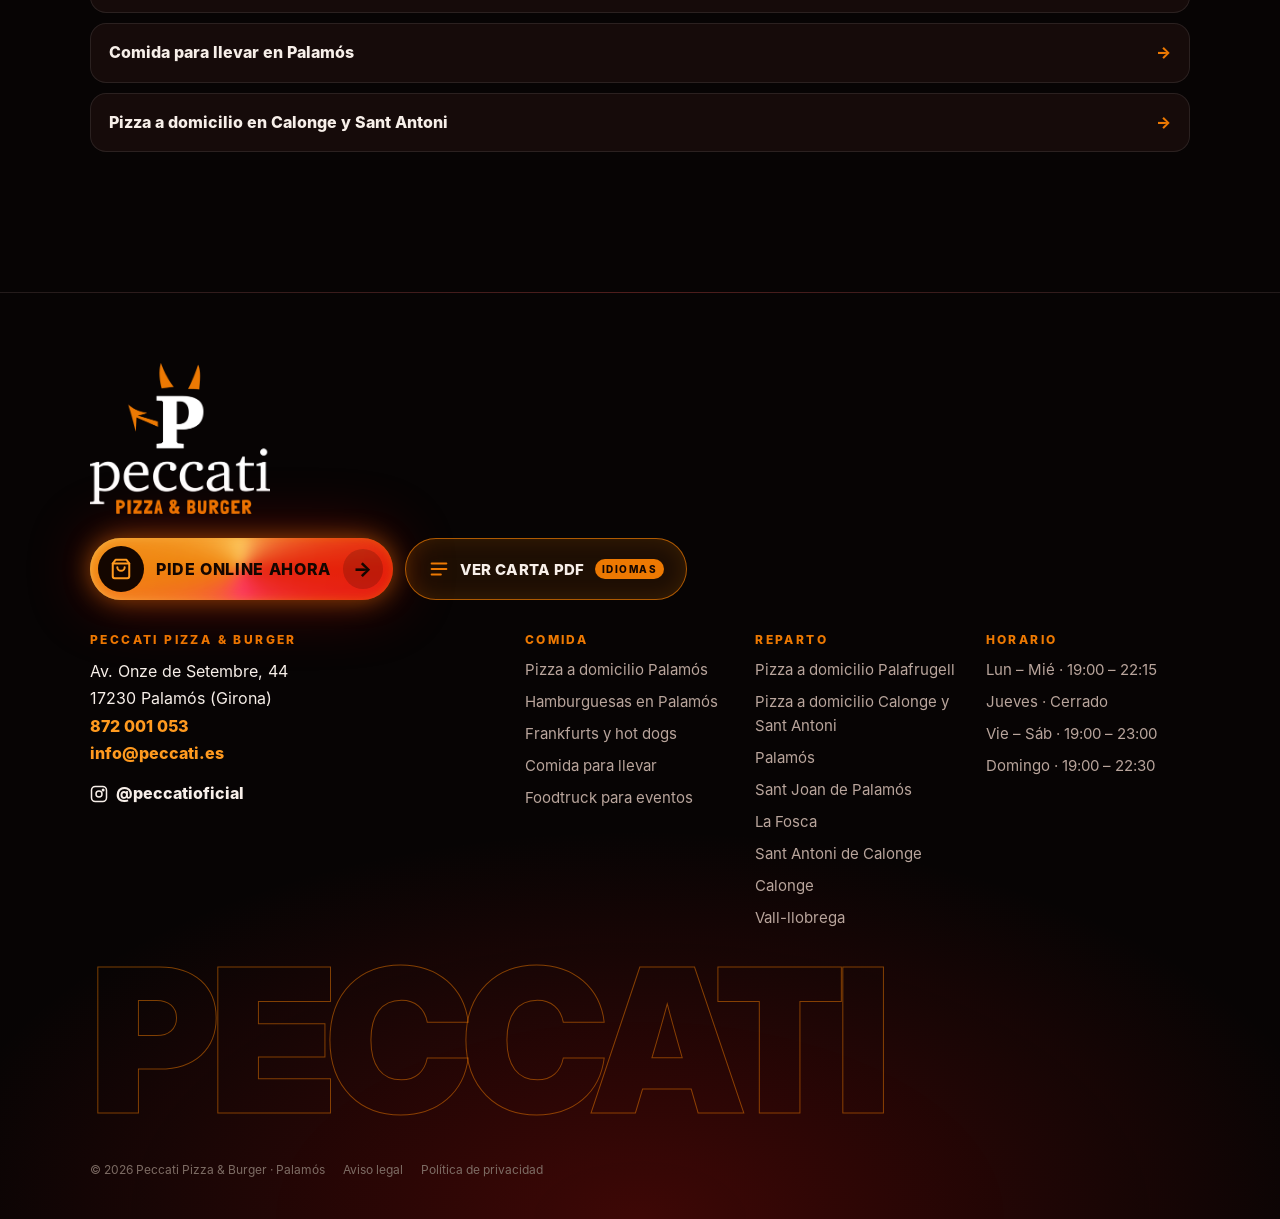
<file: pizza-a-domicilio-palafrugell/index.html>
<!DOCTYPE html>
<html lang="es">
<head>
<meta charset="utf-8">
<meta name="viewport" content="width=device-width,initial-scale=1,viewport-fit=cover">
<title>Pizza y hamburguesas a domicilio en Palafrugell · Peccati</title>
<meta name="description" content="Pizza y hamburguesas a domicilio en Palafrugell desde Peccati Palamós. Llega caliente. Pide online en un momento.">
<meta name="keywords" content="pizza a domicilio Palafrugell, pizza Palafrugell, hamburguesas Palafrugell, comida a domicilio Palafrugell, pizza a domicili Palafrugell, burger Palafrugell, Calella de Palafrugell pizza, Llafranc pizza">
<link rel="canonical" href="https://www.peccati.es/pizza-a-domicilio-palafrugell/">
<meta name="robots" content="index,follow,max-image-preview:large,max-snippet:-1">
<meta name="theme-color" content="#070404">
<meta name="format-detection" content="telephone=yes">
<meta name="geo.region" content="ES-CT">
<meta name="geo.placename" content="Palamós">
<meta property="og:type" content="restaurant">
<meta property="og:locale" content="es_ES">
<meta property="og:site_name" content="Peccati Pizza & Burger">
<meta property="og:title" content="Pizza y hamburguesas a domicilio en Palafrugell · Peccati">
<meta property="og:description" content="Pizza y hamburguesas a domicilio en Palafrugell desde Peccati Palamós. Llega caliente. Pide online en un momento.">
<meta property="og:url" content="https://www.peccati.es/pizza-a-domicilio-palafrugell/">
<meta property="og:image" content="https://www.peccati.es/img/brand/og-peccati.jpg">
<meta property="og:image:width" content="1200"><meta property="og:image:height" content="630">
<meta name="twitter:card" content="summary_large_image">
<link rel="icon" href="/favicon.ico" sizes="any">
<link rel="icon" type="image/png" sizes="32x32" href="/img/brand/favicon-32x32.png">
<link rel="icon" type="image/png" sizes="192x192" href="/img/brand/android-icon-192x192.png">
<link rel="apple-touch-icon" sizes="180x180" href="/img/brand/apple-icon-180x180.png">
<link rel="manifest" href="/manifest.webmanifest">
<link rel="preload" href="/assets/fonts/display-black.woff" as="font" type="font/woff" crossorigin>

<link rel="stylesheet" href="/assets/css/style.css?v=5">
<script type="application/ld+json">{"@context":"https://schema.org","@graph":[{"@type":["Restaurant","FastFoodRestaurant"],"@id":"https://www.peccati.es/#restaurant","name":"Peccati Pizza & Burger","alternateName":["Peccati","Peccati Palamós","Pizzeria Peccati"],"description":"Pizzería y hamburguesería en Palamós. Pizzas en tres medidas, hamburguesas gourmet, Peccahots (frankfurts de medio metro) y sides. Pedidos online, a domicilio y para llevar en Palamós, Calonge, Sant Antoni, Vall-llobrega, Mont-ras y Palafrugell.","url":"https://www.peccati.es/","telephone":"+34872001053","email":"info@peccati.es","image":["https://www.peccati.es/img/brand/og-peccati.jpg","https://www.peccati.es/img/galeria/hero.webp","https://www.peccati.es/img/galeria/7408.webp"],"logo":"https://www.peccati.es/img/brand/logo-stack.png","priceRange":"€€","servesCuisine":["Pizza","Hamburguesas","Hot dogs","Comida americana","Comida italiana"],"address":{"@type":"PostalAddress","streetAddress":"Avinguda Onze de Setembre, 44","addressLocality":"Palamós","postalCode":"17230","addressRegion":"Girona","addressCountry":"ES"},"hasMap":"https://www.google.com/maps/search/?api=1&query=Peccati+Pizza+%26+Burger+Av.+Onze+de+Setembre+44+17230+Palam%C3%B3s","areaServed":[{"@type":"City","name":"Palamós"},{"@type":"City","name":"Sant Joan de Palamós"},{"@type":"City","name":"La Fosca"},{"@type":"City","name":"Sant Antoni de Calonge"},{"@type":"City","name":"Calonge"},{"@type":"City","name":"Vall-llobrega"},{"@type":"City","name":"Mont-ras"},{"@type":"City","name":"Palafrugell"}],"openingHoursSpecification":[{"@type":"OpeningHoursSpecification","dayOfWeek":["Monday","Tuesday","Wednesday"],"opens":"19:00","closes":"22:15"},{"@type":"OpeningHoursSpecification","dayOfWeek":["Friday","Saturday"],"opens":"19:00","closes":"23:00"},{"@type":"OpeningHoursSpecification","dayOfWeek":["Sunday"],"opens":"19:00","closes":"22:30"}],"acceptsReservations":"False","currenciesAccepted":"EUR","sameAs":["https://www.instagram.com/peccatioficial/","https://www.just-eat.es/restaurants-peccati-pizza-burger-palamos","https://www.tripadvisor.com/Restaurant_Review-g663680-d27344027-Reviews-Peccati_Pizza_burger-Palamos_Province_of_Girona_Catalonia.html"],"potentialAction":{"@type":"OrderAction","target":{"@type":"EntryPoint","urlTemplate":"https://peccati-pizza-burger.kivly.store/menu/6a0c73a825fbab1417b7fc30?tab=carta","inLanguage":"es","actionPlatform":["http://schema.org/MobileWebPlatform","http://schema.org/DesktopWebPlatform"]},"deliveryMethod":["http://purl.org/goodrelations/v1#DeliveryModeOwnFleet","http://purl.org/goodrelations/v1#DeliveryModePickUp"]},"hasMenu":{"@type":"Menu","name":"Carta Peccati Pizza & Burger","url":"https://www.peccati.es/#carta","inLanguage":"es","hasMenuSection":[{"@type":"MenuSection","name":"Pizzas","description":"Tres medidas: pequeña, mediana y familiar","hasMenuItem":[{"@type":"MenuItem","name":"Pizza Leviatán","description":"Carne de vaca, bacón ahumado, salsa barbacoa, tomate y fiordilatte.","offers":[{"@type":"Offer","price":"10.95","priceCurrency":"EUR","name":"Pequeña"},{"@type":"Offer","price":"18.95","priceCurrency":"EUR","name":"Mediana"},{"@type":"Offer","price":"25.95","priceCurrency":"EUR","name":"Familiar"}]},{"@type":"MenuItem","name":"Pizza Luzbel","description":"Bacón laminado, frankfurt, queso emmental, tomate y fiordilatte.","offers":[{"@type":"Offer","price":"9.95","priceCurrency":"EUR","name":"Pequeña"},{"@type":"Offer","price":"12.95","priceCurrency":"EUR","name":"Mediana"},{"@type":"Offer","price":"18.95","priceCurrency":"EUR","name":"Familiar"}]},{"@type":"MenuItem","name":"Pizza Truférica","description":"Jamón ibérico de bellota, trufa negra natural, tomate y fiordilatte.","offers":[{"@type":"Offer","price":"11.95","priceCurrency":"EUR","name":"Pequeña"},{"@type":"Offer","price":"17.95","priceCurrency":"EUR","name":"Mediana"},{"@type":"Offer","price":"24.95","priceCurrency":"EUR","name":"Familiar"}]},{"@type":"MenuItem","name":"Pizza Aqueronte","description":"Gorgonzola, roquefort, provolone, emmental, parmesano, cabra, fiordilatte y tomate.","offers":[{"@type":"Offer","price":"12.95","priceCurrency":"EUR","name":"Pequeña"},{"@type":"Offer","price":"18.95","priceCurrency":"EUR","name":"Mediana"},{"@type":"Offer","price":"24.95","priceCurrency":"EUR","name":"Familiar"}]},{"@type":"MenuItem","name":"Pizza Satanás","description":"Cabra, foie gras, mermelada de higo, rúcula, tomate y fiordilatte.","offers":[{"@type":"Offer","price":"12.95","priceCurrency":"EUR","name":"Pequeña"},{"@type":"Offer","price":"16.95","priceCurrency":"EUR","name":"Mediana"},{"@type":"Offer","price":"19.95","priceCurrency":"EUR","name":"Familiar"}]},{"@type":"MenuItem","name":"Pizza Asmodeo","description":"Bacón laminado, queso parmesano, huevos de codorniz, tomate y fiordilatte.","offers":[{"@type":"Offer","price":"8.95","priceCurrency":"EUR","name":"Pequeña"},{"@type":"Offer","price":"11.95","priceCurrency":"EUR","name":"Mediana"},{"@type":"Offer","price":"17.95","priceCurrency":"EUR","name":"Familiar"}]},{"@type":"MenuItem","name":"Pizza Lucifer","description":"Pepperoni italiano picante, aceitunas negras, toque de tabasco, guindilla, tomate y fiordilatte.","offers":[{"@type":"Offer","price":"9.95","priceCurrency":"EUR","name":"Pequeña"},{"@type":"Offer","price":"14.95","priceCurrency":"EUR","name":"Mediana"},{"@type":"Offer","price":"17.95","priceCurrency":"EUR","name":"Familiar"}]},{"@type":"MenuItem","name":"Pizza Arcángel","description":"Queso brie francés, sobrasada, mermelada de higo, tomate y fiordilatte.","offers":[{"@type":"Offer","price":"9.95","priceCurrency":"EUR","name":"Pequeña"},{"@type":"Offer","price":"15.95","priceCurrency":"EUR","name":"Mediana"},{"@type":"Offer","price":"19.95","priceCurrency":"EUR","name":"Familiar"}]},{"@type":"MenuItem","name":"Pizza Mammon","description":"Bacón ahumado, queso de cabra, champiñones, parmesano, cebolla caramelizada, tomate y fiordilatte.","offers":[{"@type":"Offer","price":"10.95","priceCurrency":"EUR","name":"Pequeña"},{"@type":"Offer","price":"15.95","priceCurrency":"EUR","name":"Mediana"},{"@type":"Offer","price":"20.95","priceCurrency":"EUR","name":"Familiar"}]},{"@type":"MenuItem","name":"Pizza Prosciutto","description":"Jamón dulce, tomate y fiordilatte.","offers":[{"@type":"Offer","price":"6.95","priceCurrency":"EUR","name":"Pequeña"},{"@type":"Offer","price":"10.95","priceCurrency":"EUR","name":"Mediana"},{"@type":"Offer","price":"16.95","priceCurrency":"EUR","name":"Familiar"}]},{"@type":"MenuItem","name":"Pizza Margarita","description":"Fiordilatte y tomate.","offers":[{"@type":"Offer","price":"5.95","priceCurrency":"EUR","name":"Pequeña"},{"@type":"Offer","price":"10.95","priceCurrency":"EUR","name":"Mediana"},{"@type":"Offer","price":"16.95","priceCurrency":"EUR","name":"Familiar"}]},{"@type":"MenuItem","name":"Pizza Corleone","description":"Carne de vaca, parmesano, bacón frito ahumado, sobrasada, tomate y fiordilatte.","offers":[{"@type":"Offer","price":"11.95","priceCurrency":"EUR","name":"Pequeña"},{"@type":"Offer","price":"19.95","priceCurrency":"EUR","name":"Mediana"},{"@type":"Offer","price":"28.95","priceCurrency":"EUR","name":"Familiar"}]},{"@type":"MenuItem","name":"Pizza Belcebú","description":"Carne de vaca, pepperoni italiano, gorgonzola, bacón ahumado, huevo, emmental, tomate y fiordilatte.","offers":[{"@type":"Offer","price":"12.95","priceCurrency":"EUR","name":"Pequeña"},{"@type":"Offer","price":"19.95","priceCurrency":"EUR","name":"Mediana"},{"@type":"Offer","price":"24.95","priceCurrency":"EUR","name":"Familiar"}]},{"@type":"MenuItem","name":"Pizza Deimon","description":"Bacón frito, queso provolone, cebolla caramelizada, trufa, tomate y fiordilatte.","offers":[{"@type":"Offer","price":"9.95","priceCurrency":"EUR","name":"Pequeña"},{"@type":"Offer","price":"15.95","priceCurrency":"EUR","name":"Mediana"},{"@type":"Offer","price":"20.95","priceCurrency":"EUR","name":"Familiar"}]}]},{"@type":"MenuSection","name":"Hamburguesas","hasMenuItem":[{"@type":"MenuItem","name":"Burger Onlyfans","description":"Carne de buey gallego madurada, doble de queso cheddar, bacón y huevo frito.","offers":{"@type":"Offer","price":"16.95","priceCurrency":"EUR"}},{"@type":"MenuItem","name":"Burger Monsterccati","description":"Doble carne de vaca (300 g), queso cheddar, provolone, bacón, cebolla frita, tomate, lechuga y mayonesa.","offers":{"@type":"Offer","price":"16.95","priceCurrency":"EUR"}},{"@type":"MenuItem","name":"Burger HolyDuck","description":"Carne de vaca, escalopa de foie gras, cebolla caramelizada y trufa natural.","offers":{"@type":"Offer","price":"18.95","priceCurrency":"EUR"}},{"@type":"MenuItem","name":"Burger Trufada","description":"Carne de vaca, queso cheddar, trufa negra, huevo frito y brotes de rúcula.","offers":{"@type":"Offer","price":"13.95","priceCurrency":"EUR"}},{"@type":"MenuItem","name":"Burger Anticristo","description":"Heura VEGAN burger, tomate, lechuga y guacamole.","offers":{"@type":"Offer","price":"13.95","priceCurrency":"EUR"},"suitableForDiet":"https://schema.org/VeganDiet"},{"@type":"MenuItem","name":"Burger Kodein","description":"Carne de vaca, queso edam, bacón, huevo frito, tomate, lechuga y mostaza miel.","offers":{"@type":"Offer","price":"12.95","priceCurrency":"EUR"}},{"@type":"MenuItem","name":"Burger Belial","description":"Carne de vaca, queso brie francés, cebolla caramelizada y jamón ibérico.","offers":{"@type":"Offer","price":"12.95","priceCurrency":"EUR"}},{"@type":"MenuItem","name":"Burger Tinieblas","description":"Carne de pollo, queso cheddar, cabra, cebolla frita, rúcula y mermelada de tomate.","offers":{"@type":"Offer","price":"12.95","priceCurrency":"EUR"}},{"@type":"MenuItem","name":"Burger Corral","description":"Carne de pollo, queso cheddar, tomate, lechuga y mayonesa.","offers":{"@type":"Offer","price":"11.95","priceCurrency":"EUR"}},{"@type":"MenuItem","name":"Burger Detroit","description":"Carne de vaca, queso cheddar, bacón, cebolla caramelizada, tomate, lechuga y barbacoa.","offers":{"@type":"Offer","price":"12.95","priceCurrency":"EUR"}},{"@type":"MenuItem","name":"Burger Vealfoie","description":"Carne de vaca, foie gras, cebolla frita, tomate, lechuga y mermelada de arándanos.","offers":{"@type":"Offer","price":"13.95","priceCurrency":"EUR"}},{"@type":"MenuItem","name":"Burger Cuerno","description":"Carne de vaca, queso cheddar, tomate, lechuga y barbacoa.","offers":{"@type":"Offer","price":"11.95","priceCurrency":"EUR"}}]},{"@type":"MenuSection","name":"Combos","hasMenuItem":[{"@type":"MenuItem","name":"Combo Burger","description":"1 burger + Peccafries + bebida.","offers":{"@type":"Offer","price":"17.95","priceCurrency":"EUR"}},{"@type":"MenuItem","name":"Combo Kiss Me","description":"2 burgers + 1 Peccafries + 2 bebidas.","offers":{"@type":"Offer","price":"28.95","priceCurrency":"EUR"}},{"@type":"MenuItem","name":"Martes del Peccado","description":"2 burgers + 2 bebidas. Solo los martes.","offers":{"@type":"Offer","price":"19.95","priceCurrency":"EUR"}}]},{"@type":"MenuSection","name":"Peccahots (frankfurts de medio metro)","hasMenuItem":[{"@type":"MenuItem","name":"Peccahot Campero","description":"Frankfurt de medio metro, champiñones, cebolla caramelizada, salsa rústica y rúcula por encima.","offers":{"@type":"Offer","price":"24.90","priceCurrency":"EUR"}},{"@type":"MenuItem","name":"Peccahot Tremendo","description":"Frankfurt de medio metro, queso edam, bacón frito, salsa mostaza miel y huevo rallado por encima.","offers":{"@type":"Offer","price":"24.90","priceCurrency":"EUR"}},{"@type":"MenuItem","name":"Peccahot Peccati","description":"Frankfurt de medio metro, salsa de queso cheddar y cebolla crujiente.","offers":{"@type":"Offer","price":"21.90","priceCurrency":"EUR"}},{"@type":"MenuItem","name":"Peccahot Básico","description":"Frankfurt de medio metro, ketchup y mostaza.","offers":{"@type":"Offer","price":"19.90","priceCurrency":"EUR"}}]},{"@type":"MenuSection","name":"Sides","hasMenuItem":[{"@type":"MenuItem","name":"Peccafries","description":"Patatas deluxe de la casa, especiadas.","offers":{"@type":"Offer","price":"4.95","priceCurrency":"EUR"}},{"@type":"MenuItem","name":"Baconfries","description":"Patatas fritas con bacón por encima y salsa a escoger.","offers":{"@type":"Offer","price":"6.95","priceCurrency":"EUR"}},{"@type":"MenuItem","name":"Patatas fritas","description":"Las de toda la vida.","offers":{"@type":"Offer","price":"3.95","priceCurrency":"EUR"}},{"@type":"MenuItem","name":"Alitas de pollo","description":"Con barbacoa o sin. 5 unidades.","offers":{"@type":"Offer","price":"6.95","priceCurrency":"EUR"}},{"@type":"MenuItem","name":"Fingers de pollo","description":"5 unidades.","offers":{"@type":"Offer","price":"7.95","priceCurrency":"EUR"}},{"@type":"MenuItem","name":"Nuggets de pollo","description":"Hechos en casa. 5 unidades.","offers":{"@type":"Offer","price":"4.95","priceCurrency":"EUR"}},{"@type":"MenuItem","name":"Sticks de mozzarella","description":"Rebozados con maíz. 6 unidades.","offers":{"@type":"Offer","price":"7.95","priceCurrency":"EUR"}},{"@type":"MenuItem","name":"Croquetas de gamba roja","description":"2 unidades.","offers":{"@type":"Offer","price":"5.95","priceCurrency":"EUR"}},{"@type":"MenuItem","name":"Croquetas de brie y trufa","description":"2 unidades.","offers":{"@type":"Offer","price":"4.95","priceCurrency":"EUR"}}]},{"@type":"MenuSection","name":"Postres","hasMenuItem":[{"@type":"MenuItem","name":"Pizza Oreo","description":"Medida pequeña. El pecado final.","offers":{"@type":"Offer","price":"6.50","priceCurrency":"EUR"}},{"@type":"MenuItem","name":"Tequeños de Nutella","description":"2 unidades. Los sábados a 1,95€.","offers":{"@type":"Offer","price":"3.95","priceCurrency":"EUR"}},{"@type":"MenuItem","name":"Cheesecake","description":"De la casa.","offers":{"@type":"Offer","price":"3.95","priceCurrency":"EUR"}},{"@type":"MenuItem","name":"Matcha Cookie","description":"Cookie de té matcha.","offers":{"@type":"Offer","price":"3.95","priceCurrency":"EUR"}}]}]}},{"@type":"WebSite","@id":"https://www.peccati.es/#web","url":"https://www.peccati.es/","name":"Peccati Pizza & Burger","inLanguage":"es-ES","publisher":{"@id":"https://www.peccati.es/#restaurant"}}]}</script>
<script type="application/ld+json">{"@context":"https://schema.org","@type":"FAQPage","mainEntity":[{"@type":"Question","name":"¿A qué zonas hacéis reparto a domicilio?","acceptedAnswer":{"@type":"Answer","text":"Repartimos en Palamós, Sant Joan de Palamós, La Fosca, Sant Antoni de Calonge, Calonge, Vall-llobrega, Mont-ras y Palafrugell. Si no estás seguro de si llegamos a tu calle, llámanos y te lo confirmamos."}},{"@type":"Question","name":"¿Cómo puedo pedir online?","acceptedAnswer":{"@type":"Answer","text":"Pulsa el botón «Pedir online» de esta web: verás toda la carta, eliges y pagas en un momento. También puedes llamarnos."}},{"@type":"Question","name":"¿Cuál es el horario de Peccati?","acceptedAnswer":{"@type":"Answer","text":"Lunes, martes y miércoles de 19:00 a 22:15. Jueves cerrado. Viernes y sábado de 19:00 a 23:00. Domingo de 19:00 a 22:30."}}]}</script>
<script type="application/ld+json">{"@context":"https://schema.org","@type":"BreadcrumbList","itemListElement":[{"@type":"ListItem","position":1,"name":"Peccati","item":"https://www.peccati.es/"},{"@type":"ListItem","position":2,"name":"Pizza a domicilio en Palafrugell","item":"https://www.peccati.es/pizza-a-domicilio-palafrugell/"}]}</script>
</head>
<body>
<div class="progress" aria-hidden="true"></div>
<div class="cursor" aria-hidden="true"></div>
<header class="nav">
  <a class="nav__logo" href="/" aria-label="Peccati Pizza & Burger – inicio"><img src="/img/brand/logo-h.webp" alt="Peccati Pizza & Burger Palamós" width="800" height="266"></a>
  <nav class="nav__links" aria-label="Principal"><a href="/#carta">Carta</a><a href="/#combos">Combos</a><a href="/#ofertas">Ofertas</a><a href="/#domicilio">A domicilio</a><a href="/#contacto">Horario</a><a href="/foodtruck/">Foodtruck</a></nav>
  <a class="btn btn--fire nav__call" href="https://peccati-pizza-burger.kivly.store/menu/6a0c73a825fbab1417b7fc30?tab=carta" target="_blank" rel="noopener"><svg viewBox="0 0 24 24" fill="none" stroke="currentColor" stroke-width="2.2" stroke-linecap="round" stroke-linejoin="round" aria-hidden="true"><path d="M6 2 3 6v14a2 2 0 0 0 2 2h14a2 2 0 0 0 2-2V6l-3-4z"/><path d="M3 6h18"/><path d="M16 10a4 4 0 0 1-8 0"/></svg> Pedir online</a>
  <a class="nav__order" href="https://peccati-pizza-burger.kivly.store/menu/6a0c73a825fbab1417b7fc30?tab=carta" target="_blank" rel="noopener"><svg viewBox="0 0 24 24" fill="none" stroke="currentColor" stroke-width="2.2" stroke-linecap="round" stroke-linejoin="round" aria-hidden="true"><path d="M6 2 3 6v14a2 2 0 0 0 2 2h14a2 2 0 0 0 2-2V6l-3-4z"/><path d="M3 6h18"/><path d="M16 10a4 4 0 0 1-8 0"/></svg><span>Pedir</span></a>
  <button class="burger" aria-label="Abrir menú" aria-expanded="false" aria-controls="ov"><span></span></button>
</header>
<div class="overlay" id="ov"><a href="/#carta">Carta</a><a href="/#ofertas">Ofertas</a><a href="/#contacto">Horario</a><a href="/foodtruck/" class="ov-ft">Foodtruck <span>eventos</span></a><div class="ov-btns"><a class="btn btn--order " href="https://peccati-pizza-burger.kivly.store/menu/6a0c73a825fbab1417b7fc30?tab=carta" target="_blank" rel="noopener"><span class="btn--order__ico"><svg viewBox="0 0 24 24" fill="none" stroke="currentColor" stroke-width="2.2" stroke-linecap="round" stroke-linejoin="round" aria-hidden="true"><path d="M6 2 3 6v14a2 2 0 0 0 2 2h14a2 2 0 0 0 2-2V6l-3-4z"/><path d="M3 6h18"/><path d="M16 10a4 4 0 0 1-8 0"/></svg></span><span>Pedir online ahora</span><span class="btn--order__arrow" aria-hidden="true">→</span></a><a class="btn btn--carta" href="https://drive.google.com/file/d/1YxpItkVt3Pw59HxQnJLDm8CxhJdoLP4b/view?usp=sharing" target="_blank" rel="noopener"><svg viewBox="0 0 24 24" fill="none" stroke="currentColor" stroke-width="2.2" stroke-linecap="round" aria-hidden="true"><path d="M4 6h16M4 12h16M4 18h10"/></svg><span>Carta</span><small>Idiomas</small></a></div><small>Av. Onze de Setembre, 44 · Palamós · Tel. 872 001 053</small></div>
<main>
<section class="lhero">
 <div class="hero__bg"></div><span class="blob blob--1"></span><span class="blob blob--2"></span>
 <div class="wrap">
  <p class="crumbs"><a href="/">Peccati</a> / Pizza a domicilio en Palafrugell</p>
  <p class="status"><i></i><span>Pide online · Palamós</span></p>
  <h1 class="h1"><span class="l"><span>Pizza a</span></span><span class="l"><span class="grad">domicilio</span></span><span class="l"><span class="glitch" data-t="Palafrugell">Palafrugell</span></span></h1>
  <p class="hero__sub">Pizza y hamburguesas a domicilio en Palafrugell desde Peccati Palamós. Llega caliente. Pide online en un momento.</p>
  <div class="ctas"><a class="btn btn--order btn--xl" href="https://peccati-pizza-burger.kivly.store/menu/6a0c73a825fbab1417b7fc30?tab=carta" target="_blank" rel="noopener"><span class="btn--order__ico"><svg viewBox="0 0 24 24" fill="none" stroke="currentColor" stroke-width="2.2" stroke-linecap="round" stroke-linejoin="round" aria-hidden="true"><path d="M6 2 3 6v14a2 2 0 0 0 2 2h14a2 2 0 0 0 2-2V6l-3-4z"/><path d="M3 6h18"/><path d="M16 10a4 4 0 0 1-8 0"/></svg></span><span>Pedir online</span><span class="btn--order__arrow" aria-hidden="true">→</span></a><a class="btn btn--ghost" href="/#carta">Ver la carta</a></div>
 </div>
</section>
<div class="marquee" aria-hidden="true"><div class="marquee__track"><span>Pizzas<em>✦</em></span><span>Burgers<em>✦</em></span><span>Peccahots<em>✦</em></span><span>A domicilio<em>✦</em></span><span>Para llevar<em>✦</em></span><span>Pizzas<em>✦</em></span><span>Burgers<em>✦</em></span><span>Peccahots<em>✦</em></span><span>A domicilio<em>✦</em></span><span>Para llevar<em>✦</em></span></div></div>
<section class="sec" style="padding-top:50px">
 <div class="wrap">
  <figure class="rv" style="max-width:420px;margin:0 auto 10px;border-radius:28px;overflow:hidden;box-shadow:var(--glow)"><img src="/img/galeria/pizzacajas2.webp" alt="Pizza a domicilio en Palafrugell – Peccati Pizza & Burger" width="720" height="900" loading="lazy"></figure>
  <div class="prose"><h2>De Palamós a Palafrugell, caliente</h2>
<p>Estamos en Palamós, pero <strong>repartimos pizza y hamburguesas a domicilio en Palafrugell</strong>. Nuestros clientes lo dicen: en menos de 30 minutos lo tienen en casa, rápido y, lo más importante, <strong>caliente</strong>.</p>
<p>Pide nuestras <strong>pizzas</strong> en tres medidas (Truférica, Belcebú, Leviatán, Lucifer…), las <strong>burgers gourmet</strong> (Onlyfans, HolyDuck, Trufada…), los <strong>Peccahots de medio metro</strong> y unas <strong>Peccafries</strong> para compartir.</p>
<h2>Cómo pedir</h2>
<p>Pulsa <strong>Pedir online</strong> o llama al <a href="tel:+34872001053">872 001 053</a>. Si tienes dudas sobre si llegamos a tu zona, pregúntanos.</p>
<p><em>Pizza a domicili a Palafrugell des de Peccati Palamós.</em></p></div>
  <div style="margin-top:26px"><a class="btn btn--order btn--full btn--xl" href="https://peccati-pizza-burger.kivly.store/menu/6a0c73a825fbab1417b7fc30?tab=carta" target="_blank" rel="noopener"><span class="btn--order__ico"><svg viewBox="0 0 24 24" fill="none" stroke="currentColor" stroke-width="2.2" stroke-linecap="round" stroke-linejoin="round" aria-hidden="true"><path d="M6 2 3 6v14a2 2 0 0 0 2 2h14a2 2 0 0 0 2-2V6l-3-4z"/><path d="M3 6h18"/><path d="M16 10a4 4 0 0 1-8 0"/></svg></span><span>Pedir online ahora</span><span class="btn--order__arrow" aria-hidden="true">→</span></a></div>
  <h2 class="h2" style="font-size:clamp(30px,8vw,56px);margin-top:60px">Preguntas</h2>
  <div class="faq"><details class="rv"><summary>¿A qué zonas hacéis reparto a domicilio?</summary><p>Repartimos en Palamós, Sant Joan de Palamós, La Fosca, Sant Antoni de Calonge, Calonge, Vall-llobrega, Mont-ras y Palafrugell. Si no estás seguro de si llegamos a tu calle, llámanos y te lo confirmamos.</p></details>
<details class="rv"><summary>¿Cómo puedo pedir online?</summary><p>Pulsa el botón «Pedir online» de esta web: verás toda la carta, eliges y pagas en un momento. También puedes llamarnos.</p></details>
<details class="rv"><summary>¿Cuál es el horario de Peccati?</summary><p>Lunes, martes y miércoles de 19:00 a 22:15. Jueves cerrado. Viernes y sábado de 19:00 a 23:00. Domingo de 19:00 a 22:30.</p></details></div>
  <h2 class="h2" style="font-size:clamp(30px,8vw,56px);margin-top:60px">Horario</h2>
  <div class="box"><table class="hours"><tbody><tr data-d="1"><td>Lunes</td><td>19:00 – 22:15</td></tr><tr data-d="2"><td>Martes</td><td>19:00 – 22:15</td></tr><tr data-d="3"><td>Miércoles</td><td>19:00 – 22:15</td></tr><tr data-d="4"><td>Jueves</td><td>Cerrado</td></tr><tr data-d="5"><td>Viernes</td><td>19:00 – 23:00</td></tr><tr data-d="6"><td>Sábado</td><td>19:00 – 23:00</td></tr><tr data-d="0"><td>Domingo</td><td>19:00 – 22:30</td></tr></tbody></table><address class="addr" style="margin-top:16px">Av. Onze de Setembre, 44, 17230 Palamós · <a href="tel:+34872001053">872 001 053</a></address></div>
  <h2 class="h2" style="font-size:clamp(30px,8vw,56px);margin-top:60px">Más Peccati</h2>
  <div class="links"><a href="/">Inicio y carta completa</a><a href="/pizza-a-domicilio-palamos/">Pizza a domicilio en Palamós</a><a href="/hamburguesas-palamos/">Hamburguesas en Palamós</a><a href="/frankfurts-hot-dogs-palamos/">Frankfurts y hot dogs en Palamós</a><a href="/comida-para-llevar-palamos/">Comida para llevar en Palamós</a><a href="/pizza-a-domicilio-calonge-sant-antoni/">Pizza a domicilio en Calonge y Sant Antoni</a></div>
 </div>
</section>
</main>
<footer class="foot">
 <div class="wrap">
  <img class="foot__logo" src="/img/brand/logo-stack.webp" alt="Logo Peccati Pizza & Burger" width="800" height="671" loading="lazy">
  <div class="ov-btns" style="margin-bottom:34px"><a class="btn btn--order " href="https://peccati-pizza-burger.kivly.store/menu/6a0c73a825fbab1417b7fc30?tab=carta" target="_blank" rel="noopener"><span class="btn--order__ico"><svg viewBox="0 0 24 24" fill="none" stroke="currentColor" stroke-width="2.2" stroke-linecap="round" stroke-linejoin="round" aria-hidden="true"><path d="M6 2 3 6v14a2 2 0 0 0 2 2h14a2 2 0 0 0 2-2V6l-3-4z"/><path d="M3 6h18"/><path d="M16 10a4 4 0 0 1-8 0"/></svg></span><span>Pide online ahora</span><span class="btn--order__arrow" aria-hidden="true">→</span></a><a class="btn btn--carta" href="https://drive.google.com/file/d/1YxpItkVt3Pw59HxQnJLDm8CxhJdoLP4b/view?usp=sharing" target="_blank" rel="noopener"><svg viewBox="0 0 24 24" fill="none" stroke="currentColor" stroke-width="2.2" stroke-linecap="round" aria-hidden="true"><path d="M4 6h16M4 12h16M4 18h10"/></svg><span>Ver carta PDF</span><small>Idiomas</small></a></div>
  <div class="foot__cols">
   <div><h4>Peccati Pizza & Burger</h4>
    <address class="addr">Av. Onze de Setembre, 44<br>17230 Palamós (Girona)<br><a href="tel:+34872001053">872 001 053</a><br><a href="mailto:info@peccati.es">info@peccati.es</a></address>
    <p style="margin-top:14px"><a class="social" href="https://www.instagram.com/peccatioficial/" target="_blank" rel="noopener"><svg viewBox="0 0 24 24" width="18" height="18" fill="none" stroke="currentColor" stroke-width="2" aria-hidden="true"><rect x="2" y="2" width="20" height="20" rx="5"/><circle cx="12" cy="12" r="4"/><circle cx="17.5" cy="6.5" r="1" fill="currentColor"/></svg> @peccatioficial</a></p></div>
   <div><h4>Comida</h4><ul>
    <li><a href="/pizza-a-domicilio-palamos/">Pizza a domicilio Palamós</a></li>
    <li><a href="/hamburguesas-palamos/">Hamburguesas en Palamós</a></li>
    <li><a href="/frankfurts-hot-dogs-palamos/">Frankfurts y hot dogs</a></li>
    <li><a href="/comida-para-llevar-palamos/">Comida para llevar</a></li>
    <li><a href="/foodtruck/">Foodtruck para eventos</a></li></ul></div>
   <div><h4>Reparto</h4><ul>
    <li><a href="/pizza-a-domicilio-palafrugell/">Pizza a domicilio Palafrugell</a></li>
    <li><a href="/pizza-a-domicilio-calonge-sant-antoni/">Pizza a domicilio Calonge y Sant Antoni</a></li>
    <li>Palamós</li><li>Sant Joan de Palamós</li><li>La Fosca</li><li>Sant Antoni de Calonge</li><li>Calonge</li><li>Vall-llobrega</li></ul></div>
   <div><h4>Horario</h4><ul><li>Lun – Mié · 19:00 – 22:15</li><li>Jueves · Cerrado</li><li>Vie – Sáb · 19:00 – 23:00</li><li>Domingo · 19:00 – 22:30</li></ul></div>
  </div>
  <div class="foot__big" aria-hidden="true">peccati</div>
  <div class="foot__legal"><span>© <span data-year>2026</span> Peccati Pizza & Burger · Palamós</span><a href="/aviso-legal/">Aviso legal</a><a href="/politica-de-privacidad/">Política de privacidad</a></div>
 </div>
</footer><nav class="bar" aria-label="Acciones rápidas">
  <a href="tel:+34872001053"><svg viewBox="0 0 24 24" fill="none" stroke="currentColor" stroke-width="2.2" stroke-linecap="round" stroke-linejoin="round" aria-hidden="true"><path d="M22 16.9v3a2 2 0 0 1-2.2 2 19.8 19.8 0 0 1-8.6-3.1 19.5 19.5 0 0 1-6-6A19.8 19.8 0 0 1 2.1 4.2 2 2 0 0 1 4.1 2h3a2 2 0 0 1 2 1.7c.1.9.4 1.8.7 2.7a2 2 0 0 1-.5 2.1L8 9.8a16 16 0 0 0 6 6l1.3-1.3a2 2 0 0 1 2.1-.4c.9.3 1.8.6 2.7.7a2 2 0 0 1 1.7 2z"/></svg>Llamar</a>
  <a class="main" href="https://peccati-pizza-burger.kivly.store/menu/6a0c73a825fbab1417b7fc30?tab=carta" target="_blank" rel="noopener"><svg viewBox="0 0 24 24" fill="none" stroke="currentColor" stroke-width="2.2" stroke-linecap="round" stroke-linejoin="round" aria-hidden="true"><path d="M6 2 3 6v14a2 2 0 0 0 2 2h14a2 2 0 0 0 2-2V6l-3-4z"/><path d="M3 6h18"/><path d="M16 10a4 4 0 0 1-8 0"/></svg>Pedir online</a>
  <a href="/#carta"><svg viewBox="0 0 24 24" fill="none" stroke="currentColor" stroke-width="2.2" stroke-linecap="round" aria-hidden="true"><path d="M4 6h16M4 12h16M4 18h10"/></svg>Carta</a>
</nav>
<script src="/assets/js/main.js?v=5" defer></script>
</body>
</html>
</file>
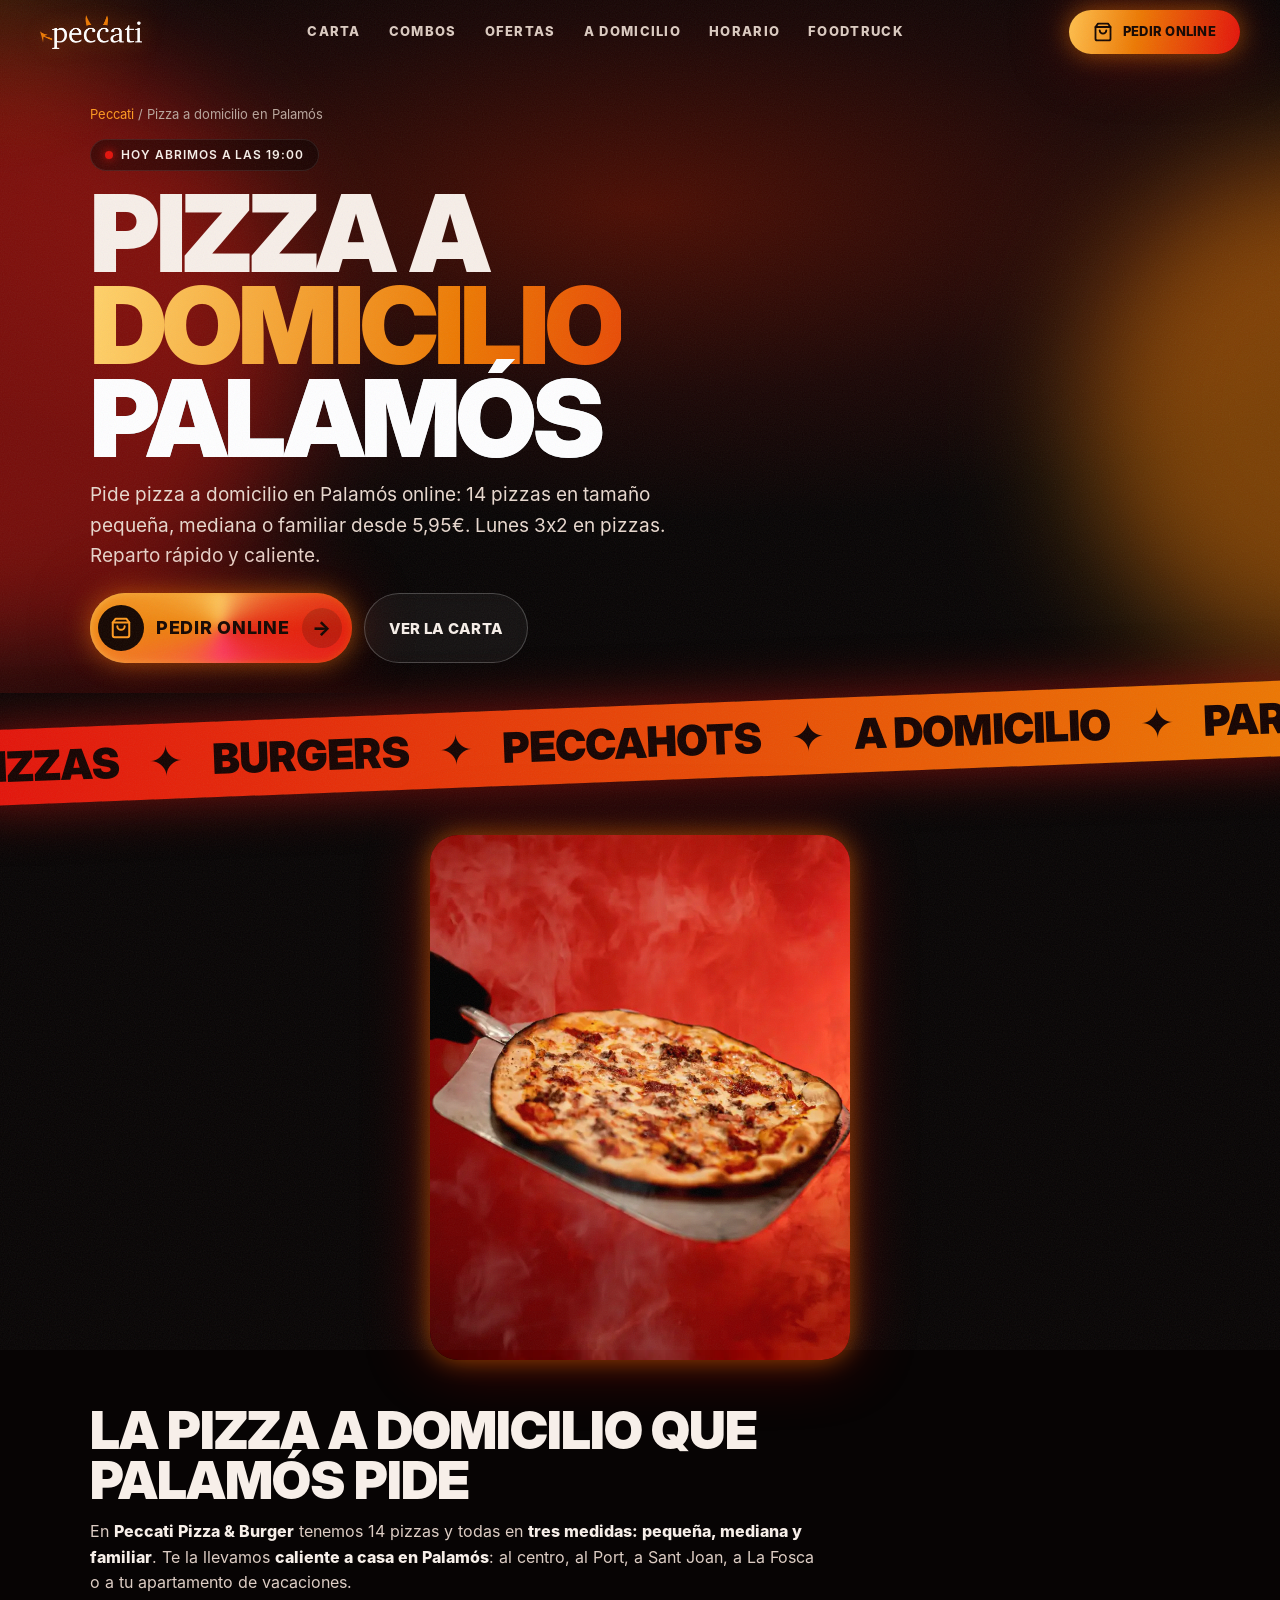
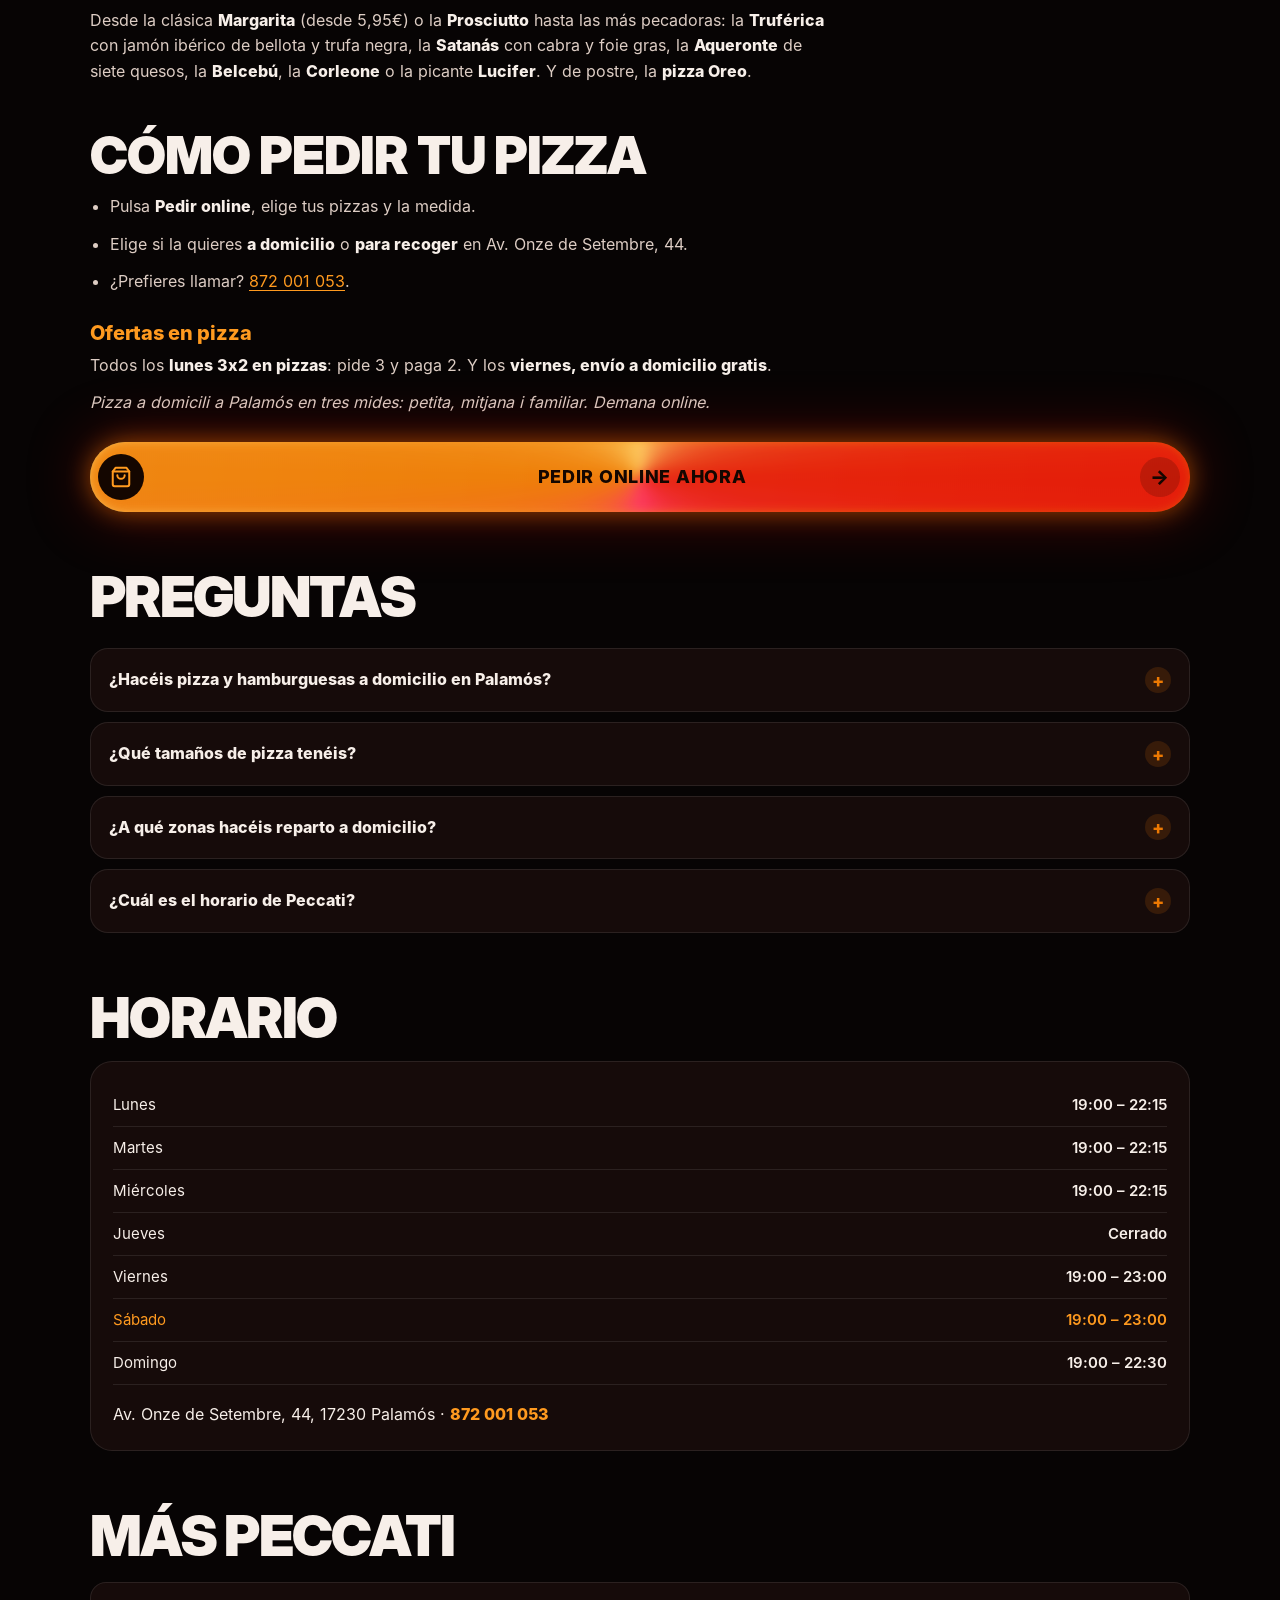
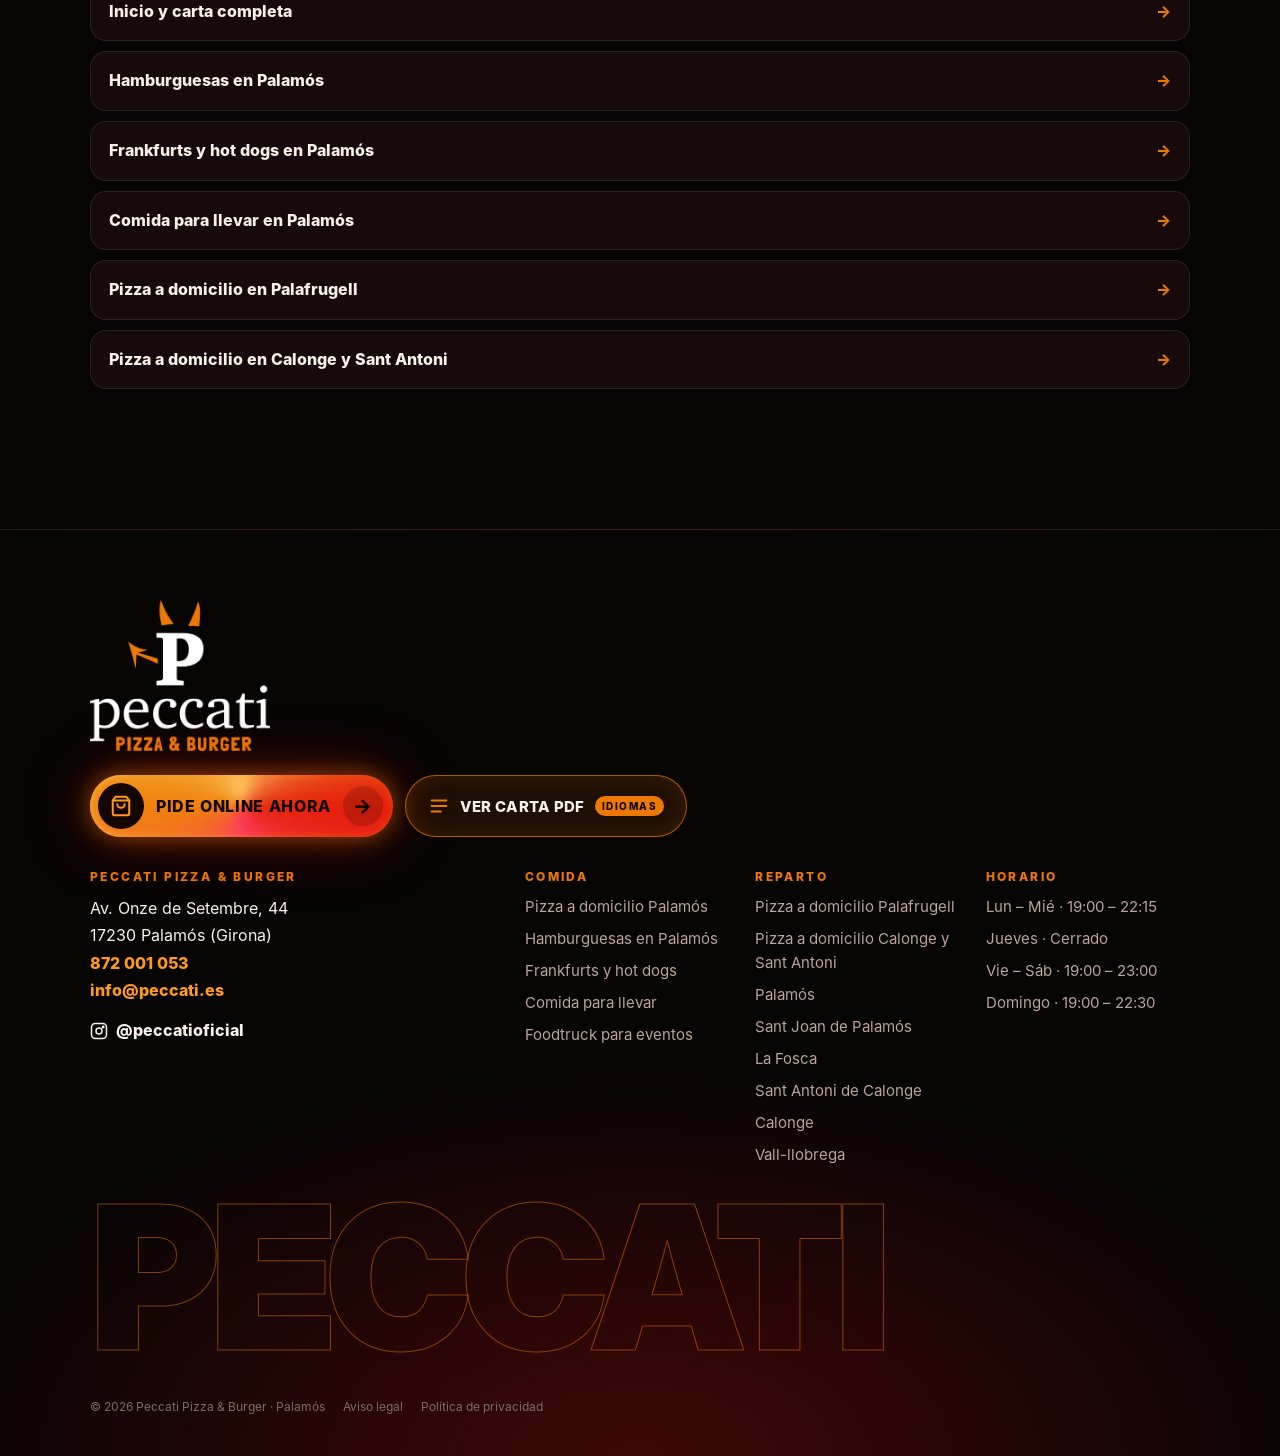
<file: pizza-a-domicilio-palamos/index.html>
<!DOCTYPE html>
<html lang="es">
<head>
<meta charset="utf-8">
<meta name="viewport" content="width=device-width,initial-scale=1,viewport-fit=cover">
<title>Pizza a domicilio en Palamós · Pide online | Peccati</title>
<meta name="description" content="Pide pizza a domicilio en Palamós online: 14 pizzas en tamaño pequeña, mediana o familiar desde 5,95€. Lunes 3x2 en pizzas. Reparto rápido y caliente.">
<meta name="keywords" content="pizza a domicilio Palamós, pizzeria Palamós, pizza Palamós, pizza a domicili Palamós, pizzeria a domicili Palamós, pizza para llevar Palamós, mejor pizza Palamós, pizza familiar Palamós">
<link rel="canonical" href="https://www.peccati.es/pizza-a-domicilio-palamos/">
<meta name="robots" content="index,follow,max-image-preview:large,max-snippet:-1">
<meta name="theme-color" content="#070404">
<meta name="format-detection" content="telephone=yes">
<meta name="geo.region" content="ES-CT">
<meta name="geo.placename" content="Palamós">
<meta property="og:type" content="restaurant">
<meta property="og:locale" content="es_ES">
<meta property="og:site_name" content="Peccati Pizza & Burger">
<meta property="og:title" content="Pizza a domicilio en Palamós · Pide online | Peccati">
<meta property="og:description" content="Pide pizza a domicilio en Palamós online: 14 pizzas en tamaño pequeña, mediana o familiar desde 5,95€. Lunes 3x2 en pizzas. Reparto rápido y caliente.">
<meta property="og:url" content="https://www.peccati.es/pizza-a-domicilio-palamos/">
<meta property="og:image" content="https://www.peccati.es/img/brand/og-peccati.jpg">
<meta property="og:image:width" content="1200"><meta property="og:image:height" content="630">
<meta name="twitter:card" content="summary_large_image">
<link rel="icon" href="/favicon.ico" sizes="any">
<link rel="icon" type="image/png" sizes="32x32" href="/img/brand/favicon-32x32.png">
<link rel="icon" type="image/png" sizes="192x192" href="/img/brand/android-icon-192x192.png">
<link rel="apple-touch-icon" sizes="180x180" href="/img/brand/apple-icon-180x180.png">
<link rel="manifest" href="/manifest.webmanifest">
<link rel="preload" href="/assets/fonts/display-black.woff" as="font" type="font/woff" crossorigin>

<link rel="stylesheet" href="/assets/css/style.css?v=5">
<script type="application/ld+json">{"@context":"https://schema.org","@graph":[{"@type":["Restaurant","FastFoodRestaurant"],"@id":"https://www.peccati.es/#restaurant","name":"Peccati Pizza & Burger","alternateName":["Peccati","Peccati Palamós","Pizzeria Peccati"],"description":"Pizzería y hamburguesería en Palamós. Pizzas en tres medidas, hamburguesas gourmet, Peccahots (frankfurts de medio metro) y sides. Pedidos online, a domicilio y para llevar en Palamós, Calonge, Sant Antoni, Vall-llobrega, Mont-ras y Palafrugell.","url":"https://www.peccati.es/","telephone":"+34872001053","email":"info@peccati.es","image":["https://www.peccati.es/img/brand/og-peccati.jpg","https://www.peccati.es/img/galeria/hero.webp","https://www.peccati.es/img/galeria/7408.webp"],"logo":"https://www.peccati.es/img/brand/logo-stack.png","priceRange":"€€","servesCuisine":["Pizza","Hamburguesas","Hot dogs","Comida americana","Comida italiana"],"address":{"@type":"PostalAddress","streetAddress":"Avinguda Onze de Setembre, 44","addressLocality":"Palamós","postalCode":"17230","addressRegion":"Girona","addressCountry":"ES"},"hasMap":"https://www.google.com/maps/search/?api=1&query=Peccati+Pizza+%26+Burger+Av.+Onze+de+Setembre+44+17230+Palam%C3%B3s","areaServed":[{"@type":"City","name":"Palamós"},{"@type":"City","name":"Sant Joan de Palamós"},{"@type":"City","name":"La Fosca"},{"@type":"City","name":"Sant Antoni de Calonge"},{"@type":"City","name":"Calonge"},{"@type":"City","name":"Vall-llobrega"},{"@type":"City","name":"Mont-ras"},{"@type":"City","name":"Palafrugell"}],"openingHoursSpecification":[{"@type":"OpeningHoursSpecification","dayOfWeek":["Monday","Tuesday","Wednesday"],"opens":"19:00","closes":"22:15"},{"@type":"OpeningHoursSpecification","dayOfWeek":["Friday","Saturday"],"opens":"19:00","closes":"23:00"},{"@type":"OpeningHoursSpecification","dayOfWeek":["Sunday"],"opens":"19:00","closes":"22:30"}],"acceptsReservations":"False","currenciesAccepted":"EUR","sameAs":["https://www.instagram.com/peccatioficial/","https://www.just-eat.es/restaurants-peccati-pizza-burger-palamos","https://www.tripadvisor.com/Restaurant_Review-g663680-d27344027-Reviews-Peccati_Pizza_burger-Palamos_Province_of_Girona_Catalonia.html"],"potentialAction":{"@type":"OrderAction","target":{"@type":"EntryPoint","urlTemplate":"https://peccati-pizza-burger.kivly.store/menu/6a0c73a825fbab1417b7fc30?tab=carta","inLanguage":"es","actionPlatform":["http://schema.org/MobileWebPlatform","http://schema.org/DesktopWebPlatform"]},"deliveryMethod":["http://purl.org/goodrelations/v1#DeliveryModeOwnFleet","http://purl.org/goodrelations/v1#DeliveryModePickUp"]},"hasMenu":{"@type":"Menu","name":"Carta Peccati Pizza & Burger","url":"https://www.peccati.es/#carta","inLanguage":"es","hasMenuSection":[{"@type":"MenuSection","name":"Pizzas","description":"Tres medidas: pequeña, mediana y familiar","hasMenuItem":[{"@type":"MenuItem","name":"Pizza Leviatán","description":"Carne de vaca, bacón ahumado, salsa barbacoa, tomate y fiordilatte.","offers":[{"@type":"Offer","price":"10.95","priceCurrency":"EUR","name":"Pequeña"},{"@type":"Offer","price":"18.95","priceCurrency":"EUR","name":"Mediana"},{"@type":"Offer","price":"25.95","priceCurrency":"EUR","name":"Familiar"}]},{"@type":"MenuItem","name":"Pizza Luzbel","description":"Bacón laminado, frankfurt, queso emmental, tomate y fiordilatte.","offers":[{"@type":"Offer","price":"9.95","priceCurrency":"EUR","name":"Pequeña"},{"@type":"Offer","price":"12.95","priceCurrency":"EUR","name":"Mediana"},{"@type":"Offer","price":"18.95","priceCurrency":"EUR","name":"Familiar"}]},{"@type":"MenuItem","name":"Pizza Truférica","description":"Jamón ibérico de bellota, trufa negra natural, tomate y fiordilatte.","offers":[{"@type":"Offer","price":"11.95","priceCurrency":"EUR","name":"Pequeña"},{"@type":"Offer","price":"17.95","priceCurrency":"EUR","name":"Mediana"},{"@type":"Offer","price":"24.95","priceCurrency":"EUR","name":"Familiar"}]},{"@type":"MenuItem","name":"Pizza Aqueronte","description":"Gorgonzola, roquefort, provolone, emmental, parmesano, cabra, fiordilatte y tomate.","offers":[{"@type":"Offer","price":"12.95","priceCurrency":"EUR","name":"Pequeña"},{"@type":"Offer","price":"18.95","priceCurrency":"EUR","name":"Mediana"},{"@type":"Offer","price":"24.95","priceCurrency":"EUR","name":"Familiar"}]},{"@type":"MenuItem","name":"Pizza Satanás","description":"Cabra, foie gras, mermelada de higo, rúcula, tomate y fiordilatte.","offers":[{"@type":"Offer","price":"12.95","priceCurrency":"EUR","name":"Pequeña"},{"@type":"Offer","price":"16.95","priceCurrency":"EUR","name":"Mediana"},{"@type":"Offer","price":"19.95","priceCurrency":"EUR","name":"Familiar"}]},{"@type":"MenuItem","name":"Pizza Asmodeo","description":"Bacón laminado, queso parmesano, huevos de codorniz, tomate y fiordilatte.","offers":[{"@type":"Offer","price":"8.95","priceCurrency":"EUR","name":"Pequeña"},{"@type":"Offer","price":"11.95","priceCurrency":"EUR","name":"Mediana"},{"@type":"Offer","price":"17.95","priceCurrency":"EUR","name":"Familiar"}]},{"@type":"MenuItem","name":"Pizza Lucifer","description":"Pepperoni italiano picante, aceitunas negras, toque de tabasco, guindilla, tomate y fiordilatte.","offers":[{"@type":"Offer","price":"9.95","priceCurrency":"EUR","name":"Pequeña"},{"@type":"Offer","price":"14.95","priceCurrency":"EUR","name":"Mediana"},{"@type":"Offer","price":"17.95","priceCurrency":"EUR","name":"Familiar"}]},{"@type":"MenuItem","name":"Pizza Arcángel","description":"Queso brie francés, sobrasada, mermelada de higo, tomate y fiordilatte.","offers":[{"@type":"Offer","price":"9.95","priceCurrency":"EUR","name":"Pequeña"},{"@type":"Offer","price":"15.95","priceCurrency":"EUR","name":"Mediana"},{"@type":"Offer","price":"19.95","priceCurrency":"EUR","name":"Familiar"}]},{"@type":"MenuItem","name":"Pizza Mammon","description":"Bacón ahumado, queso de cabra, champiñones, parmesano, cebolla caramelizada, tomate y fiordilatte.","offers":[{"@type":"Offer","price":"10.95","priceCurrency":"EUR","name":"Pequeña"},{"@type":"Offer","price":"15.95","priceCurrency":"EUR","name":"Mediana"},{"@type":"Offer","price":"20.95","priceCurrency":"EUR","name":"Familiar"}]},{"@type":"MenuItem","name":"Pizza Prosciutto","description":"Jamón dulce, tomate y fiordilatte.","offers":[{"@type":"Offer","price":"6.95","priceCurrency":"EUR","name":"Pequeña"},{"@type":"Offer","price":"10.95","priceCurrency":"EUR","name":"Mediana"},{"@type":"Offer","price":"16.95","priceCurrency":"EUR","name":"Familiar"}]},{"@type":"MenuItem","name":"Pizza Margarita","description":"Fiordilatte y tomate.","offers":[{"@type":"Offer","price":"5.95","priceCurrency":"EUR","name":"Pequeña"},{"@type":"Offer","price":"10.95","priceCurrency":"EUR","name":"Mediana"},{"@type":"Offer","price":"16.95","priceCurrency":"EUR","name":"Familiar"}]},{"@type":"MenuItem","name":"Pizza Corleone","description":"Carne de vaca, parmesano, bacón frito ahumado, sobrasada, tomate y fiordilatte.","offers":[{"@type":"Offer","price":"11.95","priceCurrency":"EUR","name":"Pequeña"},{"@type":"Offer","price":"19.95","priceCurrency":"EUR","name":"Mediana"},{"@type":"Offer","price":"28.95","priceCurrency":"EUR","name":"Familiar"}]},{"@type":"MenuItem","name":"Pizza Belcebú","description":"Carne de vaca, pepperoni italiano, gorgonzola, bacón ahumado, huevo, emmental, tomate y fiordilatte.","offers":[{"@type":"Offer","price":"12.95","priceCurrency":"EUR","name":"Pequeña"},{"@type":"Offer","price":"19.95","priceCurrency":"EUR","name":"Mediana"},{"@type":"Offer","price":"24.95","priceCurrency":"EUR","name":"Familiar"}]},{"@type":"MenuItem","name":"Pizza Deimon","description":"Bacón frito, queso provolone, cebolla caramelizada, trufa, tomate y fiordilatte.","offers":[{"@type":"Offer","price":"9.95","priceCurrency":"EUR","name":"Pequeña"},{"@type":"Offer","price":"15.95","priceCurrency":"EUR","name":"Mediana"},{"@type":"Offer","price":"20.95","priceCurrency":"EUR","name":"Familiar"}]}]},{"@type":"MenuSection","name":"Hamburguesas","hasMenuItem":[{"@type":"MenuItem","name":"Burger Onlyfans","description":"Carne de buey gallego madurada, doble de queso cheddar, bacón y huevo frito.","offers":{"@type":"Offer","price":"16.95","priceCurrency":"EUR"}},{"@type":"MenuItem","name":"Burger Monsterccati","description":"Doble carne de vaca (300 g), queso cheddar, provolone, bacón, cebolla frita, tomate, lechuga y mayonesa.","offers":{"@type":"Offer","price":"16.95","priceCurrency":"EUR"}},{"@type":"MenuItem","name":"Burger HolyDuck","description":"Carne de vaca, escalopa de foie gras, cebolla caramelizada y trufa natural.","offers":{"@type":"Offer","price":"18.95","priceCurrency":"EUR"}},{"@type":"MenuItem","name":"Burger Trufada","description":"Carne de vaca, queso cheddar, trufa negra, huevo frito y brotes de rúcula.","offers":{"@type":"Offer","price":"13.95","priceCurrency":"EUR"}},{"@type":"MenuItem","name":"Burger Anticristo","description":"Heura VEGAN burger, tomate, lechuga y guacamole.","offers":{"@type":"Offer","price":"13.95","priceCurrency":"EUR"},"suitableForDiet":"https://schema.org/VeganDiet"},{"@type":"MenuItem","name":"Burger Kodein","description":"Carne de vaca, queso edam, bacón, huevo frito, tomate, lechuga y mostaza miel.","offers":{"@type":"Offer","price":"12.95","priceCurrency":"EUR"}},{"@type":"MenuItem","name":"Burger Belial","description":"Carne de vaca, queso brie francés, cebolla caramelizada y jamón ibérico.","offers":{"@type":"Offer","price":"12.95","priceCurrency":"EUR"}},{"@type":"MenuItem","name":"Burger Tinieblas","description":"Carne de pollo, queso cheddar, cabra, cebolla frita, rúcula y mermelada de tomate.","offers":{"@type":"Offer","price":"12.95","priceCurrency":"EUR"}},{"@type":"MenuItem","name":"Burger Corral","description":"Carne de pollo, queso cheddar, tomate, lechuga y mayonesa.","offers":{"@type":"Offer","price":"11.95","priceCurrency":"EUR"}},{"@type":"MenuItem","name":"Burger Detroit","description":"Carne de vaca, queso cheddar, bacón, cebolla caramelizada, tomate, lechuga y barbacoa.","offers":{"@type":"Offer","price":"12.95","priceCurrency":"EUR"}},{"@type":"MenuItem","name":"Burger Vealfoie","description":"Carne de vaca, foie gras, cebolla frita, tomate, lechuga y mermelada de arándanos.","offers":{"@type":"Offer","price":"13.95","priceCurrency":"EUR"}},{"@type":"MenuItem","name":"Burger Cuerno","description":"Carne de vaca, queso cheddar, tomate, lechuga y barbacoa.","offers":{"@type":"Offer","price":"11.95","priceCurrency":"EUR"}}]},{"@type":"MenuSection","name":"Combos","hasMenuItem":[{"@type":"MenuItem","name":"Combo Burger","description":"1 burger + Peccafries + bebida.","offers":{"@type":"Offer","price":"17.95","priceCurrency":"EUR"}},{"@type":"MenuItem","name":"Combo Kiss Me","description":"2 burgers + 1 Peccafries + 2 bebidas.","offers":{"@type":"Offer","price":"28.95","priceCurrency":"EUR"}},{"@type":"MenuItem","name":"Martes del Peccado","description":"2 burgers + 2 bebidas. Solo los martes.","offers":{"@type":"Offer","price":"19.95","priceCurrency":"EUR"}}]},{"@type":"MenuSection","name":"Peccahots (frankfurts de medio metro)","hasMenuItem":[{"@type":"MenuItem","name":"Peccahot Campero","description":"Frankfurt de medio metro, champiñones, cebolla caramelizada, salsa rústica y rúcula por encima.","offers":{"@type":"Offer","price":"24.90","priceCurrency":"EUR"}},{"@type":"MenuItem","name":"Peccahot Tremendo","description":"Frankfurt de medio metro, queso edam, bacón frito, salsa mostaza miel y huevo rallado por encima.","offers":{"@type":"Offer","price":"24.90","priceCurrency":"EUR"}},{"@type":"MenuItem","name":"Peccahot Peccati","description":"Frankfurt de medio metro, salsa de queso cheddar y cebolla crujiente.","offers":{"@type":"Offer","price":"21.90","priceCurrency":"EUR"}},{"@type":"MenuItem","name":"Peccahot Básico","description":"Frankfurt de medio metro, ketchup y mostaza.","offers":{"@type":"Offer","price":"19.90","priceCurrency":"EUR"}}]},{"@type":"MenuSection","name":"Sides","hasMenuItem":[{"@type":"MenuItem","name":"Peccafries","description":"Patatas deluxe de la casa, especiadas.","offers":{"@type":"Offer","price":"4.95","priceCurrency":"EUR"}},{"@type":"MenuItem","name":"Baconfries","description":"Patatas fritas con bacón por encima y salsa a escoger.","offers":{"@type":"Offer","price":"6.95","priceCurrency":"EUR"}},{"@type":"MenuItem","name":"Patatas fritas","description":"Las de toda la vida.","offers":{"@type":"Offer","price":"3.95","priceCurrency":"EUR"}},{"@type":"MenuItem","name":"Alitas de pollo","description":"Con barbacoa o sin. 5 unidades.","offers":{"@type":"Offer","price":"6.95","priceCurrency":"EUR"}},{"@type":"MenuItem","name":"Fingers de pollo","description":"5 unidades.","offers":{"@type":"Offer","price":"7.95","priceCurrency":"EUR"}},{"@type":"MenuItem","name":"Nuggets de pollo","description":"Hechos en casa. 5 unidades.","offers":{"@type":"Offer","price":"4.95","priceCurrency":"EUR"}},{"@type":"MenuItem","name":"Sticks de mozzarella","description":"Rebozados con maíz. 6 unidades.","offers":{"@type":"Offer","price":"7.95","priceCurrency":"EUR"}},{"@type":"MenuItem","name":"Croquetas de gamba roja","description":"2 unidades.","offers":{"@type":"Offer","price":"5.95","priceCurrency":"EUR"}},{"@type":"MenuItem","name":"Croquetas de brie y trufa","description":"2 unidades.","offers":{"@type":"Offer","price":"4.95","priceCurrency":"EUR"}}]},{"@type":"MenuSection","name":"Postres","hasMenuItem":[{"@type":"MenuItem","name":"Pizza Oreo","description":"Medida pequeña. El pecado final.","offers":{"@type":"Offer","price":"6.50","priceCurrency":"EUR"}},{"@type":"MenuItem","name":"Tequeños de Nutella","description":"2 unidades. Los sábados a 1,95€.","offers":{"@type":"Offer","price":"3.95","priceCurrency":"EUR"}},{"@type":"MenuItem","name":"Cheesecake","description":"De la casa.","offers":{"@type":"Offer","price":"3.95","priceCurrency":"EUR"}},{"@type":"MenuItem","name":"Matcha Cookie","description":"Cookie de té matcha.","offers":{"@type":"Offer","price":"3.95","priceCurrency":"EUR"}}]}]}},{"@type":"WebSite","@id":"https://www.peccati.es/#web","url":"https://www.peccati.es/","name":"Peccati Pizza & Burger","inLanguage":"es-ES","publisher":{"@id":"https://www.peccati.es/#restaurant"}}]}</script>
<script type="application/ld+json">{"@context":"https://schema.org","@type":"FAQPage","mainEntity":[{"@type":"Question","name":"¿Hacéis pizza y hamburguesas a domicilio en Palamós?","acceptedAnswer":{"@type":"Answer","text":"Sí. En Peccati Pizza & Burger llevamos pizzas, hamburguesas, Peccahots (frankfurts de medio metro) y sides a domicilio en Palamós y alrededores. Pide online en nuestra web o llamando al 872 001 053."}},{"@type":"Question","name":"¿Qué tamaños de pizza tenéis?","acceptedAnswer":{"@type":"Answer","text":"Todas nuestras pizzas tienen tres medidas: pequeña, mediana y familiar."}},{"@type":"Question","name":"¿A qué zonas hacéis reparto a domicilio?","acceptedAnswer":{"@type":"Answer","text":"Repartimos en Palamós, Sant Joan de Palamós, La Fosca, Sant Antoni de Calonge, Calonge, Vall-llobrega, Mont-ras y Palafrugell. Si no estás seguro de si llegamos a tu calle, llámanos y te lo confirmamos."}},{"@type":"Question","name":"¿Cuál es el horario de Peccati?","acceptedAnswer":{"@type":"Answer","text":"Lunes, martes y miércoles de 19:00 a 22:15. Jueves cerrado. Viernes y sábado de 19:00 a 23:00. Domingo de 19:00 a 22:30."}}]}</script>
<script type="application/ld+json">{"@context":"https://schema.org","@type":"BreadcrumbList","itemListElement":[{"@type":"ListItem","position":1,"name":"Peccati","item":"https://www.peccati.es/"},{"@type":"ListItem","position":2,"name":"Pizza a domicilio en Palamós","item":"https://www.peccati.es/pizza-a-domicilio-palamos/"}]}</script>
</head>
<body>
<div class="progress" aria-hidden="true"></div>
<div class="cursor" aria-hidden="true"></div>
<header class="nav">
  <a class="nav__logo" href="/" aria-label="Peccati Pizza & Burger – inicio"><img src="/img/brand/logo-h.webp" alt="Peccati Pizza & Burger Palamós" width="800" height="266"></a>
  <nav class="nav__links" aria-label="Principal"><a href="/#carta">Carta</a><a href="/#combos">Combos</a><a href="/#ofertas">Ofertas</a><a href="/#domicilio">A domicilio</a><a href="/#contacto">Horario</a><a href="/foodtruck/">Foodtruck</a></nav>
  <a class="btn btn--fire nav__call" href="https://peccati-pizza-burger.kivly.store/menu/6a0c73a825fbab1417b7fc30?tab=carta" target="_blank" rel="noopener"><svg viewBox="0 0 24 24" fill="none" stroke="currentColor" stroke-width="2.2" stroke-linecap="round" stroke-linejoin="round" aria-hidden="true"><path d="M6 2 3 6v14a2 2 0 0 0 2 2h14a2 2 0 0 0 2-2V6l-3-4z"/><path d="M3 6h18"/><path d="M16 10a4 4 0 0 1-8 0"/></svg> Pedir online</a>
  <a class="nav__order" href="https://peccati-pizza-burger.kivly.store/menu/6a0c73a825fbab1417b7fc30?tab=carta" target="_blank" rel="noopener"><svg viewBox="0 0 24 24" fill="none" stroke="currentColor" stroke-width="2.2" stroke-linecap="round" stroke-linejoin="round" aria-hidden="true"><path d="M6 2 3 6v14a2 2 0 0 0 2 2h14a2 2 0 0 0 2-2V6l-3-4z"/><path d="M3 6h18"/><path d="M16 10a4 4 0 0 1-8 0"/></svg><span>Pedir</span></a>
  <button class="burger" aria-label="Abrir menú" aria-expanded="false" aria-controls="ov"><span></span></button>
</header>
<div class="overlay" id="ov"><a href="/#carta">Carta</a><a href="/#ofertas">Ofertas</a><a href="/#contacto">Horario</a><a href="/foodtruck/" class="ov-ft">Foodtruck <span>eventos</span></a><div class="ov-btns"><a class="btn btn--order " href="https://peccati-pizza-burger.kivly.store/menu/6a0c73a825fbab1417b7fc30?tab=carta" target="_blank" rel="noopener"><span class="btn--order__ico"><svg viewBox="0 0 24 24" fill="none" stroke="currentColor" stroke-width="2.2" stroke-linecap="round" stroke-linejoin="round" aria-hidden="true"><path d="M6 2 3 6v14a2 2 0 0 0 2 2h14a2 2 0 0 0 2-2V6l-3-4z"/><path d="M3 6h18"/><path d="M16 10a4 4 0 0 1-8 0"/></svg></span><span>Pedir online ahora</span><span class="btn--order__arrow" aria-hidden="true">→</span></a><a class="btn btn--carta" href="https://drive.google.com/file/d/1YxpItkVt3Pw59HxQnJLDm8CxhJdoLP4b/view?usp=sharing" target="_blank" rel="noopener"><svg viewBox="0 0 24 24" fill="none" stroke="currentColor" stroke-width="2.2" stroke-linecap="round" aria-hidden="true"><path d="M4 6h16M4 12h16M4 18h10"/></svg><span>Carta</span><small>Idiomas</small></a></div><small>Av. Onze de Setembre, 44 · Palamós · Tel. 872 001 053</small></div>
<main>
<section class="lhero">
 <div class="hero__bg"></div><span class="blob blob--1"></span><span class="blob blob--2"></span>
 <div class="wrap">
  <p class="crumbs"><a href="/">Peccati</a> / Pizza a domicilio en Palamós</p>
  <p class="status"><i></i><span>Pide online · Palamós</span></p>
  <h1 class="h1"><span class="l"><span>Pizza a</span></span><span class="l"><span class="grad">domicilio</span></span><span class="l"><span class="glitch" data-t="Palamós">Palamós</span></span></h1>
  <p class="hero__sub">Pide pizza a domicilio en Palamós online: 14 pizzas en tamaño pequeña, mediana o familiar desde 5,95€. Lunes 3x2 en pizzas. Reparto rápido y caliente.</p>
  <div class="ctas"><a class="btn btn--order btn--xl" href="https://peccati-pizza-burger.kivly.store/menu/6a0c73a825fbab1417b7fc30?tab=carta" target="_blank" rel="noopener"><span class="btn--order__ico"><svg viewBox="0 0 24 24" fill="none" stroke="currentColor" stroke-width="2.2" stroke-linecap="round" stroke-linejoin="round" aria-hidden="true"><path d="M6 2 3 6v14a2 2 0 0 0 2 2h14a2 2 0 0 0 2-2V6l-3-4z"/><path d="M3 6h18"/><path d="M16 10a4 4 0 0 1-8 0"/></svg></span><span>Pedir online</span><span class="btn--order__arrow" aria-hidden="true">→</span></a><a class="btn btn--ghost" href="/#carta">Ver la carta</a></div>
 </div>
</section>
<div class="marquee" aria-hidden="true"><div class="marquee__track"><span>Pizzas<em>✦</em></span><span>Burgers<em>✦</em></span><span>Peccahots<em>✦</em></span><span>A domicilio<em>✦</em></span><span>Para llevar<em>✦</em></span><span>Pizzas<em>✦</em></span><span>Burgers<em>✦</em></span><span>Peccahots<em>✦</em></span><span>A domicilio<em>✦</em></span><span>Para llevar<em>✦</em></span></div></div>
<section class="sec" style="padding-top:50px">
 <div class="wrap">
  <figure class="rv" style="max-width:420px;margin:0 auto 10px;border-radius:28px;overflow:hidden;box-shadow:var(--glow)"><img src="/img/galeria/pizzahumo2b.webp" alt="Pizza a domicilio en Palamós – Peccati Pizza & Burger" width="720" height="900" loading="lazy"></figure>
  <div class="prose"><h2>La pizza a domicilio que Palamós pide</h2>
<p>En <strong>Peccati Pizza &amp; Burger</strong> tenemos 14 pizzas y todas en <strong>tres medidas: pequeña, mediana y familiar</strong>. Te la llevamos <strong>caliente a casa en Palamós</strong>: al centro, al Port, a Sant Joan, a La Fosca o a tu apartamento de vacaciones.</p>
<p>Desde la clásica <strong>Margarita</strong> (desde 5,95€) o la <strong>Prosciutto</strong> hasta las más pecadoras: la <strong>Truférica</strong> con jamón ibérico de bellota y trufa negra, la <strong>Satanás</strong> con cabra y foie gras, la <strong>Aqueronte</strong> de siete quesos, la <strong>Belcebú</strong>, la <strong>Corleone</strong> o la picante <strong>Lucifer</strong>. Y de postre, la <strong>pizza Oreo</strong>.</p>
<h2>Cómo pedir tu pizza</h2>
<ul><li>Pulsa <strong>Pedir online</strong>, elige tus pizzas y la medida.</li><li>Elige si la quieres <strong>a domicilio</strong> o <strong>para recoger</strong> en Av. Onze de Setembre, 44.</li><li>¿Prefieres llamar? <a href="tel:+34872001053">872 001 053</a>.</li></ul>
<h3>Ofertas en pizza</h3>
<p>Todos los <strong>lunes 3x2 en pizzas</strong>: pide 3 y paga 2. Y los <strong>viernes, envío a domicilio gratis</strong>.</p>
<p><em>Pizza a domicili a Palamós en tres mides: petita, mitjana i familiar. Demana online.</em></p></div>
  <div style="margin-top:26px"><a class="btn btn--order btn--full btn--xl" href="https://peccati-pizza-burger.kivly.store/menu/6a0c73a825fbab1417b7fc30?tab=carta" target="_blank" rel="noopener"><span class="btn--order__ico"><svg viewBox="0 0 24 24" fill="none" stroke="currentColor" stroke-width="2.2" stroke-linecap="round" stroke-linejoin="round" aria-hidden="true"><path d="M6 2 3 6v14a2 2 0 0 0 2 2h14a2 2 0 0 0 2-2V6l-3-4z"/><path d="M3 6h18"/><path d="M16 10a4 4 0 0 1-8 0"/></svg></span><span>Pedir online ahora</span><span class="btn--order__arrow" aria-hidden="true">→</span></a></div>
  <h2 class="h2" style="font-size:clamp(30px,8vw,56px);margin-top:60px">Preguntas</h2>
  <div class="faq"><details class="rv"><summary>¿Hacéis pizza y hamburguesas a domicilio en Palamós?</summary><p>Sí. En Peccati Pizza &amp; Burger llevamos pizzas, hamburguesas, Peccahots (frankfurts de medio metro) y sides a domicilio en Palamós y alrededores. Pide online en nuestra web o llamando al 872 001 053.</p></details>
<details class="rv"><summary>¿Qué tamaños de pizza tenéis?</summary><p>Todas nuestras pizzas tienen tres medidas: pequeña, mediana y familiar.</p></details>
<details class="rv"><summary>¿A qué zonas hacéis reparto a domicilio?</summary><p>Repartimos en Palamós, Sant Joan de Palamós, La Fosca, Sant Antoni de Calonge, Calonge, Vall-llobrega, Mont-ras y Palafrugell. Si no estás seguro de si llegamos a tu calle, llámanos y te lo confirmamos.</p></details>
<details class="rv"><summary>¿Cuál es el horario de Peccati?</summary><p>Lunes, martes y miércoles de 19:00 a 22:15. Jueves cerrado. Viernes y sábado de 19:00 a 23:00. Domingo de 19:00 a 22:30.</p></details></div>
  <h2 class="h2" style="font-size:clamp(30px,8vw,56px);margin-top:60px">Horario</h2>
  <div class="box"><table class="hours"><tbody><tr data-d="1"><td>Lunes</td><td>19:00 – 22:15</td></tr><tr data-d="2"><td>Martes</td><td>19:00 – 22:15</td></tr><tr data-d="3"><td>Miércoles</td><td>19:00 – 22:15</td></tr><tr data-d="4"><td>Jueves</td><td>Cerrado</td></tr><tr data-d="5"><td>Viernes</td><td>19:00 – 23:00</td></tr><tr data-d="6"><td>Sábado</td><td>19:00 – 23:00</td></tr><tr data-d="0"><td>Domingo</td><td>19:00 – 22:30</td></tr></tbody></table><address class="addr" style="margin-top:16px">Av. Onze de Setembre, 44, 17230 Palamós · <a href="tel:+34872001053">872 001 053</a></address></div>
  <h2 class="h2" style="font-size:clamp(30px,8vw,56px);margin-top:60px">Más Peccati</h2>
  <div class="links"><a href="/">Inicio y carta completa</a><a href="/hamburguesas-palamos/">Hamburguesas en Palamós</a><a href="/frankfurts-hot-dogs-palamos/">Frankfurts y hot dogs en Palamós</a><a href="/comida-para-llevar-palamos/">Comida para llevar en Palamós</a><a href="/pizza-a-domicilio-palafrugell/">Pizza a domicilio en Palafrugell</a><a href="/pizza-a-domicilio-calonge-sant-antoni/">Pizza a domicilio en Calonge y Sant Antoni</a></div>
 </div>
</section>
</main>
<footer class="foot">
 <div class="wrap">
  <img class="foot__logo" src="/img/brand/logo-stack.webp" alt="Logo Peccati Pizza & Burger" width="800" height="671" loading="lazy">
  <div class="ov-btns" style="margin-bottom:34px"><a class="btn btn--order " href="https://peccati-pizza-burger.kivly.store/menu/6a0c73a825fbab1417b7fc30?tab=carta" target="_blank" rel="noopener"><span class="btn--order__ico"><svg viewBox="0 0 24 24" fill="none" stroke="currentColor" stroke-width="2.2" stroke-linecap="round" stroke-linejoin="round" aria-hidden="true"><path d="M6 2 3 6v14a2 2 0 0 0 2 2h14a2 2 0 0 0 2-2V6l-3-4z"/><path d="M3 6h18"/><path d="M16 10a4 4 0 0 1-8 0"/></svg></span><span>Pide online ahora</span><span class="btn--order__arrow" aria-hidden="true">→</span></a><a class="btn btn--carta" href="https://drive.google.com/file/d/1YxpItkVt3Pw59HxQnJLDm8CxhJdoLP4b/view?usp=sharing" target="_blank" rel="noopener"><svg viewBox="0 0 24 24" fill="none" stroke="currentColor" stroke-width="2.2" stroke-linecap="round" aria-hidden="true"><path d="M4 6h16M4 12h16M4 18h10"/></svg><span>Ver carta PDF</span><small>Idiomas</small></a></div>
  <div class="foot__cols">
   <div><h4>Peccati Pizza & Burger</h4>
    <address class="addr">Av. Onze de Setembre, 44<br>17230 Palamós (Girona)<br><a href="tel:+34872001053">872 001 053</a><br><a href="mailto:info@peccati.es">info@peccati.es</a></address>
    <p style="margin-top:14px"><a class="social" href="https://www.instagram.com/peccatioficial/" target="_blank" rel="noopener"><svg viewBox="0 0 24 24" width="18" height="18" fill="none" stroke="currentColor" stroke-width="2" aria-hidden="true"><rect x="2" y="2" width="20" height="20" rx="5"/><circle cx="12" cy="12" r="4"/><circle cx="17.5" cy="6.5" r="1" fill="currentColor"/></svg> @peccatioficial</a></p></div>
   <div><h4>Comida</h4><ul>
    <li><a href="/pizza-a-domicilio-palamos/">Pizza a domicilio Palamós</a></li>
    <li><a href="/hamburguesas-palamos/">Hamburguesas en Palamós</a></li>
    <li><a href="/frankfurts-hot-dogs-palamos/">Frankfurts y hot dogs</a></li>
    <li><a href="/comida-para-llevar-palamos/">Comida para llevar</a></li>
    <li><a href="/foodtruck/">Foodtruck para eventos</a></li></ul></div>
   <div><h4>Reparto</h4><ul>
    <li><a href="/pizza-a-domicilio-palafrugell/">Pizza a domicilio Palafrugell</a></li>
    <li><a href="/pizza-a-domicilio-calonge-sant-antoni/">Pizza a domicilio Calonge y Sant Antoni</a></li>
    <li>Palamós</li><li>Sant Joan de Palamós</li><li>La Fosca</li><li>Sant Antoni de Calonge</li><li>Calonge</li><li>Vall-llobrega</li></ul></div>
   <div><h4>Horario</h4><ul><li>Lun – Mié · 19:00 – 22:15</li><li>Jueves · Cerrado</li><li>Vie – Sáb · 19:00 – 23:00</li><li>Domingo · 19:00 – 22:30</li></ul></div>
  </div>
  <div class="foot__big" aria-hidden="true">peccati</div>
  <div class="foot__legal"><span>© <span data-year>2026</span> Peccati Pizza & Burger · Palamós</span><a href="/aviso-legal/">Aviso legal</a><a href="/politica-de-privacidad/">Política de privacidad</a></div>
 </div>
</footer><nav class="bar" aria-label="Acciones rápidas">
  <a href="tel:+34872001053"><svg viewBox="0 0 24 24" fill="none" stroke="currentColor" stroke-width="2.2" stroke-linecap="round" stroke-linejoin="round" aria-hidden="true"><path d="M22 16.9v3a2 2 0 0 1-2.2 2 19.8 19.8 0 0 1-8.6-3.1 19.5 19.5 0 0 1-6-6A19.8 19.8 0 0 1 2.1 4.2 2 2 0 0 1 4.1 2h3a2 2 0 0 1 2 1.7c.1.9.4 1.8.7 2.7a2 2 0 0 1-.5 2.1L8 9.8a16 16 0 0 0 6 6l1.3-1.3a2 2 0 0 1 2.1-.4c.9.3 1.8.6 2.7.7a2 2 0 0 1 1.7 2z"/></svg>Llamar</a>
  <a class="main" href="https://peccati-pizza-burger.kivly.store/menu/6a0c73a825fbab1417b7fc30?tab=carta" target="_blank" rel="noopener"><svg viewBox="0 0 24 24" fill="none" stroke="currentColor" stroke-width="2.2" stroke-linecap="round" stroke-linejoin="round" aria-hidden="true"><path d="M6 2 3 6v14a2 2 0 0 0 2 2h14a2 2 0 0 0 2-2V6l-3-4z"/><path d="M3 6h18"/><path d="M16 10a4 4 0 0 1-8 0"/></svg>Pedir online</a>
  <a href="/#carta"><svg viewBox="0 0 24 24" fill="none" stroke="currentColor" stroke-width="2.2" stroke-linecap="round" aria-hidden="true"><path d="M4 6h16M4 12h16M4 18h10"/></svg>Carta</a>
</nav>
<script src="/assets/js/main.js?v=5" defer></script>
</body>
</html>
</file>
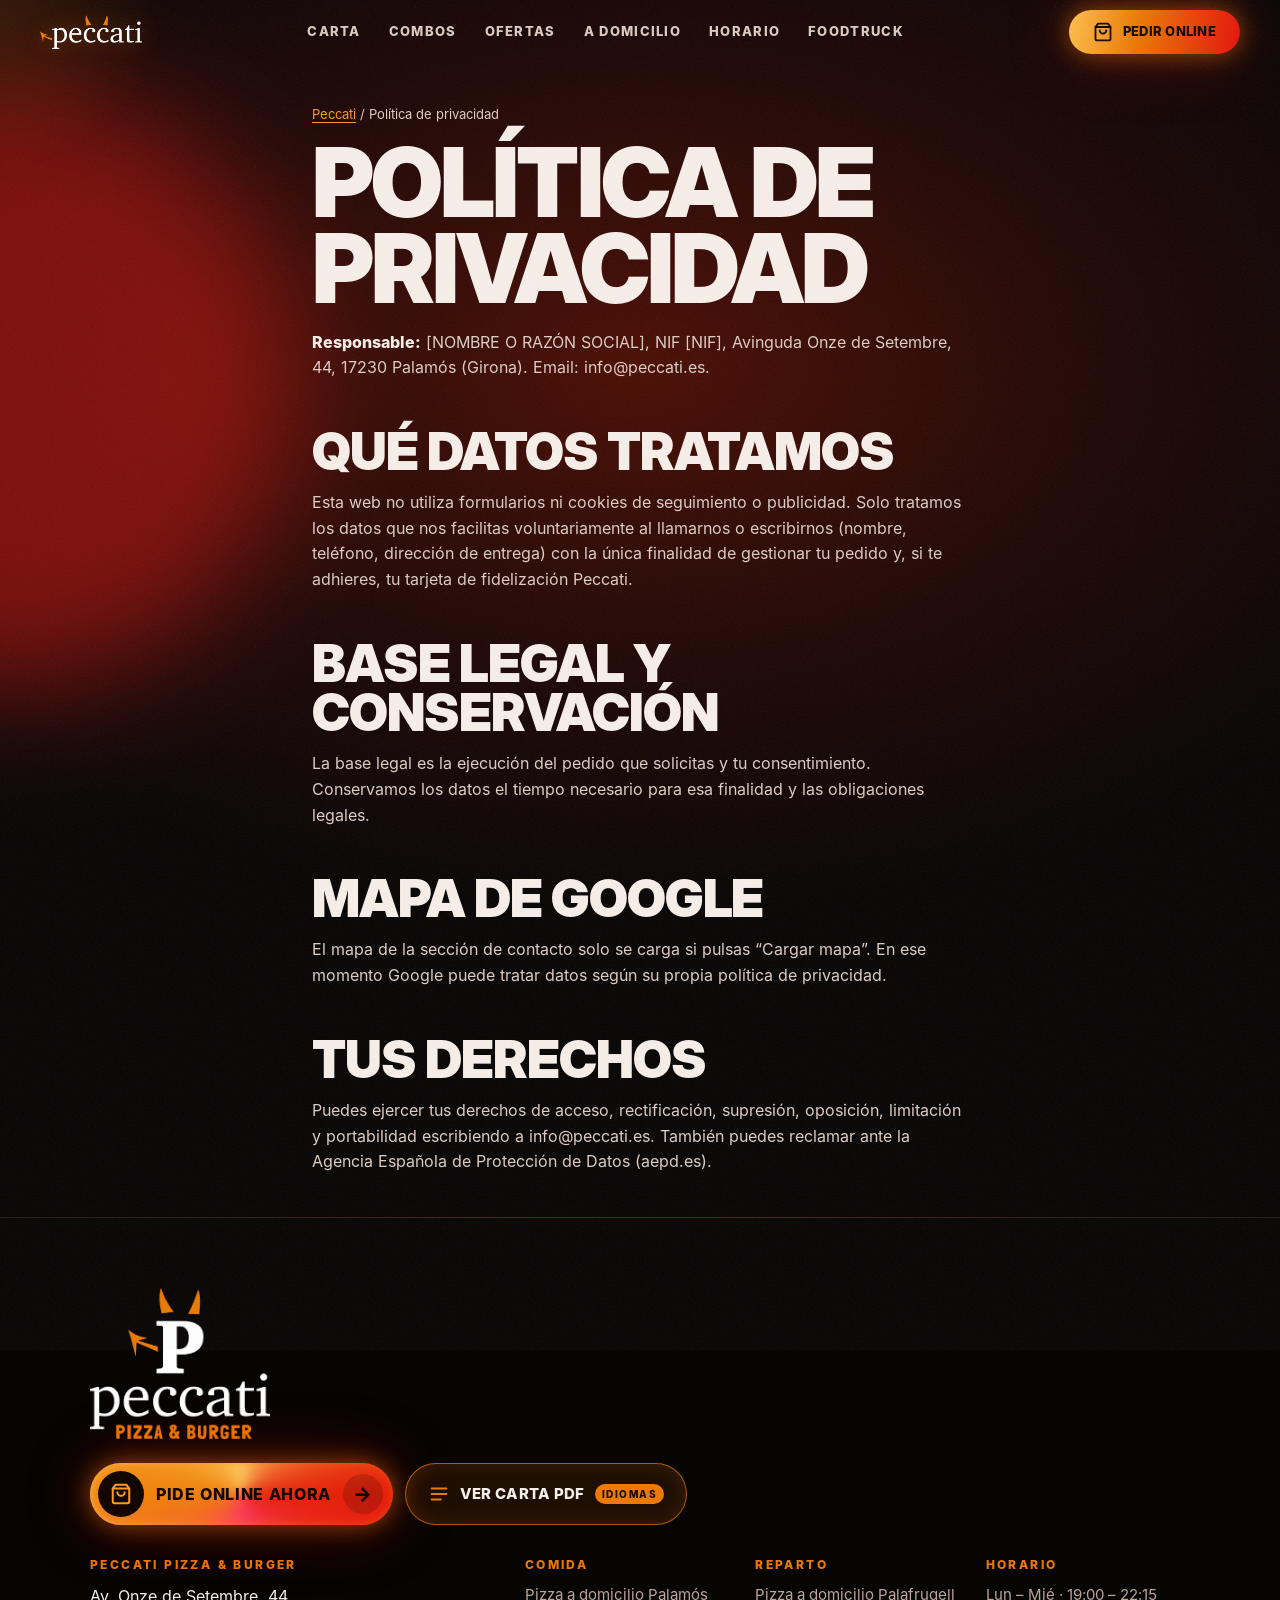
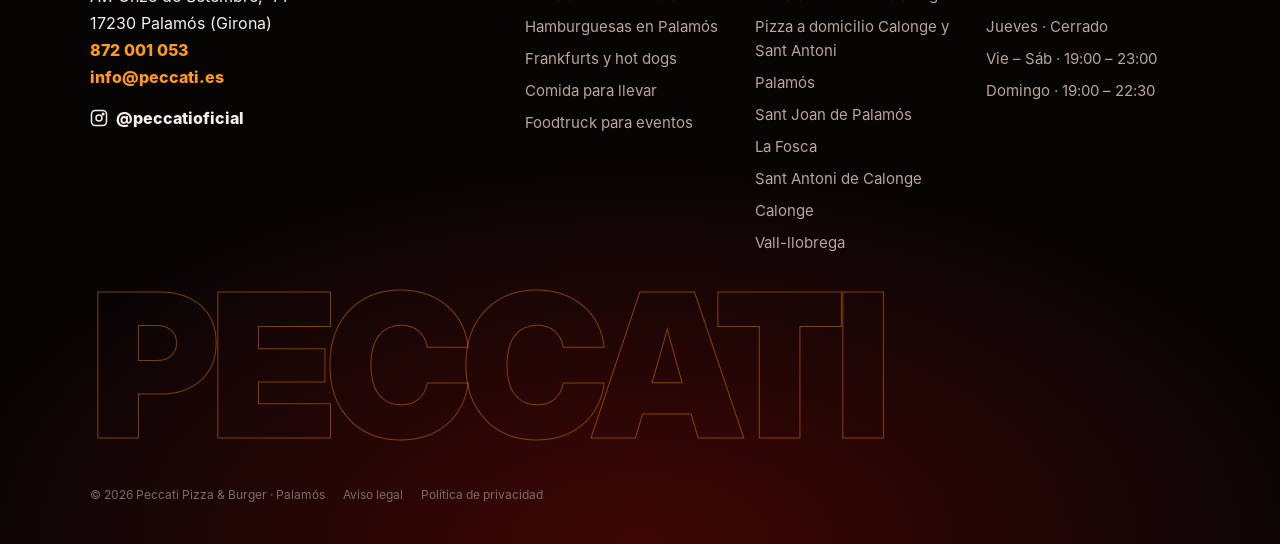
<file: politica-de-privacidad/index.html>
<!DOCTYPE html>
<html lang="es">
<head>
<meta charset="utf-8">
<meta name="viewport" content="width=device-width,initial-scale=1,viewport-fit=cover">
<title>Política de privacidad · Peccati Pizza &amp; Burger</title>
<meta name="description" content="Peccati Pizza &amp; Burger Palamós">

<link rel="canonical" href="https://www.peccati.es/politica-de-privacidad/">
<meta name="robots" content="noindex,follow">
<meta name="theme-color" content="#070404">
<meta name="format-detection" content="telephone=yes">
<meta name="geo.region" content="ES-CT">
<meta name="geo.placename" content="Palamós">
<meta property="og:type" content="restaurant">
<meta property="og:locale" content="es_ES">
<meta property="og:site_name" content="Peccati Pizza & Burger">
<meta property="og:title" content="Política de privacidad · Peccati Pizza &amp; Burger">
<meta property="og:description" content="Peccati Pizza &amp; Burger Palamós">
<meta property="og:url" content="https://www.peccati.es/politica-de-privacidad/">
<meta property="og:image" content="https://www.peccati.es/img/brand/og-peccati.jpg">
<meta property="og:image:width" content="1200"><meta property="og:image:height" content="630">
<meta name="twitter:card" content="summary_large_image">
<link rel="icon" href="/favicon.ico" sizes="any">
<link rel="icon" type="image/png" sizes="32x32" href="/img/brand/favicon-32x32.png">
<link rel="icon" type="image/png" sizes="192x192" href="/img/brand/android-icon-192x192.png">
<link rel="apple-touch-icon" sizes="180x180" href="/img/brand/apple-icon-180x180.png">
<link rel="manifest" href="/manifest.webmanifest">
<link rel="preload" href="/assets/fonts/display-black.woff" as="font" type="font/woff" crossorigin>

<link rel="stylesheet" href="/assets/css/style.css?v=5">

</head>
<body>
<div class="progress" aria-hidden="true"></div>
<div class="cursor" aria-hidden="true"></div>
<header class="nav">
  <a class="nav__logo" href="/" aria-label="Peccati Pizza & Burger – inicio"><img src="/img/brand/logo-h.webp" alt="Peccati Pizza & Burger Palamós" width="800" height="266"></a>
  <nav class="nav__links" aria-label="Principal"><a href="/#carta">Carta</a><a href="/#combos">Combos</a><a href="/#ofertas">Ofertas</a><a href="/#domicilio">A domicilio</a><a href="/#contacto">Horario</a><a href="/foodtruck/">Foodtruck</a></nav>
  <a class="btn btn--fire nav__call" href="https://peccati-pizza-burger.kivly.store/menu/6a0c73a825fbab1417b7fc30?tab=carta" target="_blank" rel="noopener"><svg viewBox="0 0 24 24" fill="none" stroke="currentColor" stroke-width="2.2" stroke-linecap="round" stroke-linejoin="round" aria-hidden="true"><path d="M6 2 3 6v14a2 2 0 0 0 2 2h14a2 2 0 0 0 2-2V6l-3-4z"/><path d="M3 6h18"/><path d="M16 10a4 4 0 0 1-8 0"/></svg> Pedir online</a>
  <a class="nav__order" href="https://peccati-pizza-burger.kivly.store/menu/6a0c73a825fbab1417b7fc30?tab=carta" target="_blank" rel="noopener"><svg viewBox="0 0 24 24" fill="none" stroke="currentColor" stroke-width="2.2" stroke-linecap="round" stroke-linejoin="round" aria-hidden="true"><path d="M6 2 3 6v14a2 2 0 0 0 2 2h14a2 2 0 0 0 2-2V6l-3-4z"/><path d="M3 6h18"/><path d="M16 10a4 4 0 0 1-8 0"/></svg><span>Pedir</span></a>
  <button class="burger" aria-label="Abrir menú" aria-expanded="false" aria-controls="ov"><span></span></button>
</header>
<div class="overlay" id="ov"><a href="/#carta">Carta</a><a href="/#ofertas">Ofertas</a><a href="/#contacto">Horario</a><a href="/foodtruck/" class="ov-ft">Foodtruck <span>eventos</span></a><div class="ov-btns"><a class="btn btn--order " href="https://peccati-pizza-burger.kivly.store/menu/6a0c73a825fbab1417b7fc30?tab=carta" target="_blank" rel="noopener"><span class="btn--order__ico"><svg viewBox="0 0 24 24" fill="none" stroke="currentColor" stroke-width="2.2" stroke-linecap="round" stroke-linejoin="round" aria-hidden="true"><path d="M6 2 3 6v14a2 2 0 0 0 2 2h14a2 2 0 0 0 2-2V6l-3-4z"/><path d="M3 6h18"/><path d="M16 10a4 4 0 0 1-8 0"/></svg></span><span>Pedir online ahora</span><span class="btn--order__arrow" aria-hidden="true">→</span></a><a class="btn btn--carta" href="https://drive.google.com/file/d/1YxpItkVt3Pw59HxQnJLDm8CxhJdoLP4b/view?usp=sharing" target="_blank" rel="noopener"><svg viewBox="0 0 24 24" fill="none" stroke="currentColor" stroke-width="2.2" stroke-linecap="round" aria-hidden="true"><path d="M4 6h16M4 12h16M4 18h10"/></svg><span>Carta</span><small>Idiomas</small></a></div><small>Av. Onze de Setembre, 44 · Palamós · Tel. 872 001 053</small></div>
<main><section class="lhero"><div class="hero__bg"></div><span class="blob blob--1"></span><div class="wrap prose"><p class="crumbs"><a href="/">Peccati</a> / Política de privacidad</p><h1 class="h2">Política de privacidad</h1>
<p><strong>Responsable:</strong> [NOMBRE O RAZÓN SOCIAL], NIF [NIF], Avinguda Onze de Setembre, 44, 17230 Palamós (Girona). Email: info@peccati.es.</p>
<h2>Qué datos tratamos</h2><p>Esta web no utiliza formularios ni cookies de seguimiento o publicidad. Solo tratamos los datos que nos facilitas voluntariamente al llamarnos o escribirnos (nombre, teléfono, dirección de entrega) con la única finalidad de gestionar tu pedido y, si te adhieres, tu tarjeta de fidelización Peccati.</p>
<h2>Base legal y conservación</h2><p>La base legal es la ejecución del pedido que solicitas y tu consentimiento. Conservamos los datos el tiempo necesario para esa finalidad y las obligaciones legales.</p>
<h2>Mapa de Google</h2><p>El mapa de la sección de contacto solo se carga si pulsas “Cargar mapa”. En ese momento Google puede tratar datos según su propia política de privacidad.</p>
<h2>Tus derechos</h2><p>Puedes ejercer tus derechos de acceso, rectificación, supresión, oposición, limitación y portabilidad escribiendo a info@peccati.es. También puedes reclamar ante la Agencia Española de Protección de Datos (aepd.es).</p></div></section></main><footer class="foot">
 <div class="wrap">
  <img class="foot__logo" src="/img/brand/logo-stack.webp" alt="Logo Peccati Pizza & Burger" width="800" height="671" loading="lazy">
  <div class="ov-btns" style="margin-bottom:34px"><a class="btn btn--order " href="https://peccati-pizza-burger.kivly.store/menu/6a0c73a825fbab1417b7fc30?tab=carta" target="_blank" rel="noopener"><span class="btn--order__ico"><svg viewBox="0 0 24 24" fill="none" stroke="currentColor" stroke-width="2.2" stroke-linecap="round" stroke-linejoin="round" aria-hidden="true"><path d="M6 2 3 6v14a2 2 0 0 0 2 2h14a2 2 0 0 0 2-2V6l-3-4z"/><path d="M3 6h18"/><path d="M16 10a4 4 0 0 1-8 0"/></svg></span><span>Pide online ahora</span><span class="btn--order__arrow" aria-hidden="true">→</span></a><a class="btn btn--carta" href="https://drive.google.com/file/d/1YxpItkVt3Pw59HxQnJLDm8CxhJdoLP4b/view?usp=sharing" target="_blank" rel="noopener"><svg viewBox="0 0 24 24" fill="none" stroke="currentColor" stroke-width="2.2" stroke-linecap="round" aria-hidden="true"><path d="M4 6h16M4 12h16M4 18h10"/></svg><span>Ver carta PDF</span><small>Idiomas</small></a></div>
  <div class="foot__cols">
   <div><h4>Peccati Pizza & Burger</h4>
    <address class="addr">Av. Onze de Setembre, 44<br>17230 Palamós (Girona)<br><a href="tel:+34872001053">872 001 053</a><br><a href="mailto:info@peccati.es">info@peccati.es</a></address>
    <p style="margin-top:14px"><a class="social" href="https://www.instagram.com/peccatioficial/" target="_blank" rel="noopener"><svg viewBox="0 0 24 24" width="18" height="18" fill="none" stroke="currentColor" stroke-width="2" aria-hidden="true"><rect x="2" y="2" width="20" height="20" rx="5"/><circle cx="12" cy="12" r="4"/><circle cx="17.5" cy="6.5" r="1" fill="currentColor"/></svg> @peccatioficial</a></p></div>
   <div><h4>Comida</h4><ul>
    <li><a href="/pizza-a-domicilio-palamos/">Pizza a domicilio Palamós</a></li>
    <li><a href="/hamburguesas-palamos/">Hamburguesas en Palamós</a></li>
    <li><a href="/frankfurts-hot-dogs-palamos/">Frankfurts y hot dogs</a></li>
    <li><a href="/comida-para-llevar-palamos/">Comida para llevar</a></li>
    <li><a href="/foodtruck/">Foodtruck para eventos</a></li></ul></div>
   <div><h4>Reparto</h4><ul>
    <li><a href="/pizza-a-domicilio-palafrugell/">Pizza a domicilio Palafrugell</a></li>
    <li><a href="/pizza-a-domicilio-calonge-sant-antoni/">Pizza a domicilio Calonge y Sant Antoni</a></li>
    <li>Palamós</li><li>Sant Joan de Palamós</li><li>La Fosca</li><li>Sant Antoni de Calonge</li><li>Calonge</li><li>Vall-llobrega</li></ul></div>
   <div><h4>Horario</h4><ul><li>Lun – Mié · 19:00 – 22:15</li><li>Jueves · Cerrado</li><li>Vie – Sáb · 19:00 – 23:00</li><li>Domingo · 19:00 – 22:30</li></ul></div>
  </div>
  <div class="foot__big" aria-hidden="true">peccati</div>
  <div class="foot__legal"><span>© <span data-year>2026</span> Peccati Pizza & Burger · Palamós</span><a href="/aviso-legal/">Aviso legal</a><a href="/politica-de-privacidad/">Política de privacidad</a></div>
 </div>
</footer><nav class="bar" aria-label="Acciones rápidas">
  <a href="tel:+34872001053"><svg viewBox="0 0 24 24" fill="none" stroke="currentColor" stroke-width="2.2" stroke-linecap="round" stroke-linejoin="round" aria-hidden="true"><path d="M22 16.9v3a2 2 0 0 1-2.2 2 19.8 19.8 0 0 1-8.6-3.1 19.5 19.5 0 0 1-6-6A19.8 19.8 0 0 1 2.1 4.2 2 2 0 0 1 4.1 2h3a2 2 0 0 1 2 1.7c.1.9.4 1.8.7 2.7a2 2 0 0 1-.5 2.1L8 9.8a16 16 0 0 0 6 6l1.3-1.3a2 2 0 0 1 2.1-.4c.9.3 1.8.6 2.7.7a2 2 0 0 1 1.7 2z"/></svg>Llamar</a>
  <a class="main" href="https://peccati-pizza-burger.kivly.store/menu/6a0c73a825fbab1417b7fc30?tab=carta" target="_blank" rel="noopener"><svg viewBox="0 0 24 24" fill="none" stroke="currentColor" stroke-width="2.2" stroke-linecap="round" stroke-linejoin="round" aria-hidden="true"><path d="M6 2 3 6v14a2 2 0 0 0 2 2h14a2 2 0 0 0 2-2V6l-3-4z"/><path d="M3 6h18"/><path d="M16 10a4 4 0 0 1-8 0"/></svg>Pedir online</a>
  <a href="/#carta"><svg viewBox="0 0 24 24" fill="none" stroke="currentColor" stroke-width="2.2" stroke-linecap="round" aria-hidden="true"><path d="M4 6h16M4 12h16M4 18h10"/></svg>Carta</a>
</nav>
<script src="/assets/js/main.js?v=5" defer></script>
</body>
</html>
</file>
<file: assets/css/style.css>
/* ==========================================================
   PECCATI · Pizza & Burger · Palamós
   Mobile-first · Futuristic neon · v1
   ========================================================== */
@font-face{font-family:"PD";src:url(../fonts/display-black.woff) format("woff");font-weight:900;font-display:swap}
@font-face{font-family:"PI";src:url(../fonts/inter-400.woff) format("woff");font-weight:400;font-display:swap}
@font-face{font-family:"PI";src:url(../fonts/inter-600.woff) format("woff");font-weight:600;font-display:swap}
@font-face{font-family:"PI";src:url(../fonts/inter-800.woff) format("woff");font-weight:800;font-display:swap}

:root{
  --bg:#070404;--bg2:#120808;--card:#160b0a;--line:rgba(255,255,255,.09);
  --tx:#f7efe9;--mut:#b9a59c;--or:#ED7902;--or2:#ff9a1f;--red:#e3120b;--hot:#ff3d00;
  --glow:0 0 24px rgba(237,121,2,.55),0 0 64px rgba(227,18,11,.35);
  --r:22px;--pad:clamp(18px,5vw,40px);--max:1180px;
  --fd:"PD","Arial Black",Impact,system-ui,sans-serif;--fb:"PI",system-ui,-apple-system,"Segoe UI",Roboto,sans-serif;
  --nav:64px;--bar:70px
}
*,*::before,*::after{box-sizing:border-box;margin:0;padding:0}
html{overflow-x:clip;scroll-behavior:smooth;-webkit-text-size-adjust:100%;scroll-padding-top:calc(var(--nav) + 56px)}
body{background:var(--bg);color:var(--tx);font:400 16px/1.6 var(--fb);overflow-x:hidden;padding-bottom:var(--bar);-webkit-font-smoothing:antialiased}
img{max-width:100%;display:block;height:auto}
a{color:inherit;text-decoration:none}
button{font:inherit;color:inherit;background:none;border:0;cursor:pointer}
:focus-visible{outline:2px solid var(--or);outline-offset:3px;border-radius:6px}
.sr{position:absolute!important;width:1px;height:1px;overflow:hidden;clip:rect(0 0 0 0);white-space:nowrap}
.wrap{width:100%;max-width:var(--max);margin:0 auto;padding:0 var(--pad)}
::selection{background:var(--or);color:#000}

/* grain + vignette */
body::before{content:"";position:fixed;inset:-50%;z-index:100;pointer-events:none;opacity:.07;
  background-image:url("data:image/svg+xml,%3Csvg xmlns='http://www.w3.org/2000/svg' width='160' height='160'%3E%3Cfilter id='n'%3E%3CfeTurbulence type='fractalNoise' baseFrequency='.85' numOctaves='3' stitchTiles='stitch'/%3E%3C/filter%3E%3Crect width='100%25' height='100%25' filter='url(%23n)'/%3E%3C/svg%3E");
  animation:grain 1.2s steps(6) infinite}
@keyframes grain{0%{transform:translate(0,0)}20%{transform:translate(-3%,2%)}40%{transform:translate(2%,-3%)}60%{transform:translate(-2%,-1%)}80%{transform:translate(3%,3%)}100%{transform:translate(0,0)}}

/* scroll progress */
.progress{position:fixed;top:0;left:0;height:3px;width:100%;z-index:60;transform-origin:0 50%;transform:scaleX(0);background:linear-gradient(90deg,var(--red),var(--or),#ffd36b);box-shadow:var(--glow)}

/* ---------- NAV ---------- */
.nav{position:fixed;inset:0 0 auto;height:var(--nav);z-index:50;display:flex;align-items:center;justify-content:space-between;padding:0 var(--pad);
  transition:background .4s,backdrop-filter .4s,border-color .4s;border-bottom:1px solid transparent}
.nav.scrolled{background:rgba(7,4,4,.72);backdrop-filter:blur(16px) saturate(1.4);-webkit-backdrop-filter:blur(16px) saturate(1.4);border-color:var(--line)}
.nav__logo img{height:34px;width:auto;filter:drop-shadow(0 0 10px rgba(237,121,2,.35))}
.nav__links{display:none}
.nav .nav__call{display:none}
.burger{width:46px;height:46px;border-radius:50%;display:grid;place-items:center;border:1px solid var(--line);background:rgba(255,255,255,.04)}
.burger span{display:block;width:18px;height:2px;background:var(--tx);position:relative;transition:.35s}
.burger span::before,.burger span::after{content:"";position:absolute;left:0;width:18px;height:2px;background:var(--tx);transition:.35s}
.burger span::before{top:-6px}.burger span::after{top:6px}
.menu-open .burger span{background:transparent}
.menu-open .burger span::before{top:0;transform:rotate(45deg)}
.menu-open .burger span::after{top:0;transform:rotate(-45deg)}

.overlay{position:fixed;inset:0;z-index:45;background:radial-gradient(120% 80% at 80% 0%,#3a0a04 0%,#0b0505 55%);display:flex;flex-direction:column;justify-content:center;padding:var(--pad);
  clip-path:circle(0% at calc(100% - 45px) 32px);transition:clip-path .7s cubic-bezier(.77,0,.18,1);visibility:hidden}
.menu-open .overlay{clip-path:circle(150% at calc(100% - 45px) 32px);visibility:visible}
.overlay a{font:900 clamp(38px,11vw,72px)/1.05 var(--fd);text-transform:uppercase;letter-spacing:-.02em;display:block;padding:6px 0;opacity:0;transform:translateY(30px);transition:.5s}
.overlay a:hover{color:var(--or);text-shadow:var(--glow)}
.menu-open .overlay a{opacity:1;transform:none}
.overlay a:nth-child(2){transition-delay:.06s}.overlay a:nth-child(3){transition-delay:.12s}.overlay a:nth-child(4){transition-delay:.18s}.overlay a:nth-child(5){transition-delay:.24s}.overlay a:nth-child(6){transition-delay:.3s}
.overlay>small{margin-top:28px;color:var(--mut);font-size:14px}
.menu-open{overflow:hidden}

/* ---------- HERO ---------- */
.hero{position:relative;min-height:100svh;display:flex;flex-direction:column;justify-content:flex-end;padding:calc(var(--nav) + 10px) 0 34px;overflow:hidden;isolation:isolate}
.hero__bg{position:absolute;inset:0;z-index:-2;background:radial-gradient(90% 60% at 50% 30%,#4b0d03 0%,#1a0605 45%,var(--bg) 75%)}
.blob{position:absolute;border-radius:50%;filter:blur(60px);opacity:.75;mix-blend-mode:screen;animation:blob 14s ease-in-out infinite alternate;z-index:-1}
.blob--1{width:70vw;height:70vw;max-width:620px;max-height:620px;background:var(--red);top:6%;left:-25%}
.blob--2{width:60vw;height:60vw;max-width:520px;max-height:520px;background:var(--or);top:22%;right:-25%;animation-delay:-5s}
.blob--3{width:40vw;height:40vw;max-width:360px;max-height:360px;background:#ff2a6d;bottom:10%;left:30%;opacity:.35;animation-delay:-9s}
@keyframes blob{0%{transform:translate(0,0) scale(1)}50%{transform:translate(8%,-6%) scale(1.15)}100%{transform:translate(-6%,8%) scale(.92)}}
#embers{position:absolute;inset:0;z-index:-1;width:100%;height:100%;pointer-events:none}
.hero__grid{position:absolute;inset:auto 0 0;height:45%;z-index:-1;opacity:.35;pointer-events:none;
  background:linear-gradient(transparent 0 calc(100% - 1px),rgba(237,121,2,.6) 0) 0 0/100% 38px,linear-gradient(90deg,transparent 0 calc(100% - 1px),rgba(237,121,2,.6) 0) 0 0/38px 100%;
  transform:perspective(420px) rotateX(62deg);transform-origin:50% 100%;-webkit-mask-image:linear-gradient(transparent,#000 70%);mask-image:linear-gradient(transparent,#000 70%);animation:gridmove 2.4s linear infinite}
@keyframes gridmove{to{background-position:0 38px,0 0}}

.hero__visual{position:absolute;top:calc(var(--nav) + 6px);left:50%;width:min(88vw,520px);transform:translateX(-50%);z-index:-1;aspect-ratio:4/5}
.hero__visual img{width:100%;height:100%;object-fit:cover;border-radius:36px;-webkit-mask-image:radial-gradient(closest-side at 50% 48%,#000 58%,transparent 100%);mask-image:radial-gradient(closest-side at 50% 48%,#000 58%,transparent 100%);animation:float 6s ease-in-out infinite;will-change:transform}
@keyframes float{0%,100%{transform:translateY(0) rotate(-1deg)}50%{transform:translateY(-14px) rotate(1.2deg)}}
.hero__ring{position:absolute;inset:6% 2%;border-radius:50%;border:1px solid rgba(237,121,2,.45);box-shadow:inset 0 0 60px rgba(237,121,2,.18),var(--glow);animation:spin 22s linear infinite}
.hero__ring::before{content:"";position:absolute;top:-5px;left:50%;width:10px;height:10px;border-radius:50%;background:var(--or2);box-shadow:var(--glow)}
@keyframes spin{to{transform:rotate(360deg)}}

.hero__content{position:relative}
.status{display:inline-flex;align-items:center;gap:8px;font:600 12px/1 var(--fb);letter-spacing:.08em;text-transform:uppercase;padding:9px 14px;border-radius:99px;background:rgba(0,0,0,.45);border:1px solid var(--line);backdrop-filter:blur(8px);margin-bottom:16px}
.status i{width:8px;height:8px;border-radius:50%;background:#7a7a7a}
.status.open i{background:#2bff88;box-shadow:0 0 12px #2bff88;animation:pulse 1.6s infinite}
@keyframes pulse{50%{opacity:.3}}
.h1{font:900 clamp(44px,13.4vw,128px)/.86 var(--fd);text-transform:uppercase;letter-spacing:-.035em}
.h1 .l{display:block;overflow:hidden;padding-top:.12em;margin-top:-.12em}
.h1 .l>span{display:inline-block;transform:translateY(105%);animation:rise 1s cubic-bezier(.2,.8,.2,1) forwards}
.h1 .l:nth-child(2)>span{animation-delay:.12s}.h1 .l:nth-child(3)>span{animation-delay:.24s}
@keyframes rise{to{transform:none}}
.grad{background:linear-gradient(100deg,#ffd36b 0%,var(--or) 35%,var(--red) 70%,#ff2a6d 100%);background-size:200% 100%;-webkit-background-clip:text;background-clip:text;color:transparent;animation:shine 5s linear infinite}
@keyframes shine{to{background-position:-200% 0}}
.outline{color:transparent;-webkit-text-stroke:1.5px var(--tx)}
.glitch{position:relative;display:inline-block}
.glitch::before,.glitch::after{content:attr(data-t);position:absolute;inset:0;pointer-events:none}
.glitch::before{color:#00f0ff;mix-blend-mode:screen;animation:gl1 3.2s infinite steps(1)}
.glitch::after{color:var(--red);mix-blend-mode:screen;animation:gl2 3.2s infinite steps(1)}
@keyframes gl1{0%,88%,100%{clip-path:inset(100% 0 0);transform:none}90%{clip-path:inset(10% 0 60%);transform:translate(-4px,1px)}93%{clip-path:inset(55% 0 20%);transform:translate(4px,-2px)}96%{clip-path:inset(30% 0 40%);transform:translate(-2px,0)}}
@keyframes gl2{0%,88%,100%{clip-path:inset(100% 0 0);transform:none}91%{clip-path:inset(60% 0 10%);transform:translate(4px,0)}94%{clip-path:inset(15% 0 65%);transform:translate(-4px,2px)}97%{clip-path:inset(40% 0 35%);transform:translate(3px,-1px)}}
.hero__sub{margin:16px 0 22px;color:#e9d9cf;font-size:clamp(15px,4vw,19px);max-width:34em}
.hero__sub b{color:var(--or2);font-weight:800}
.ctas{display:flex;flex-wrap:wrap;gap:12px}

/* buttons */
.btn{--b:var(--or);position:relative;display:inline-flex;align-items:center;justify-content:center;gap:10px;min-height:54px;padding:0 24px;border-radius:99px;font:800 15px/1 var(--fb);letter-spacing:.02em;text-transform:uppercase;overflow:hidden;transition:transform .25s,box-shadow .25s;isolation:isolate;-webkit-tap-highlight-color:transparent}
.btn:active{transform:scale(.96)}
.btn--fire{color:#140600;background:linear-gradient(100deg,#ffc04d,var(--or) 40%,var(--red));box-shadow:var(--glow)}
.btn--fire::after{content:"";position:absolute;inset:0;z-index:-1;background:linear-gradient(120deg,transparent 30%,rgba(255,255,255,.55) 50%,transparent 70%);transform:translateX(-120%);animation:sweep 3s ease-in-out infinite}
@keyframes sweep{60%,100%{transform:translateX(120%)}}
.btn--ghost{border:1px solid rgba(255,255,255,.22);background:rgba(255,255,255,.05);backdrop-filter:blur(8px)}
.btn svg{width:20px;height:20px;flex:none}
.btn--full{width:100%}

/* scroll cue */
.cue{margin-top:26px;display:flex;align-items:center;gap:10px;color:var(--mut);font-size:12px;letter-spacing:.2em;text-transform:uppercase}
.cue i{width:22px;height:36px;border-radius:12px;border:1.5px solid var(--mut);position:relative}
.cue i::after{content:"";position:absolute;left:50%;top:7px;width:4px;height:8px;margin-left:-2px;border-radius:2px;background:var(--or);animation:cue 1.6s infinite}
@keyframes cue{to{transform:translateY(12px);opacity:0}}

/* ---------- MARQUEE ---------- */
.marquee{position:relative;overflow:hidden;padding:16px 0;background:linear-gradient(90deg,var(--red),var(--or));transform:rotate(-2.2deg) scale(1.05);margin:14px 0 6px;box-shadow:0 0 50px rgba(227,18,11,.5)}
.marquee--alt{background:#0f0707;transform:rotate(1.6deg) scale(1.05);border-block:1px solid rgba(237,121,2,.35);box-shadow:none;margin-top:-28px}
.marquee__track{display:flex;width:max-content;animation:mq 26s linear infinite}
.marquee--alt .marquee__track{animation-direction:reverse;animation-duration:32s}
.marquee span{font:900 clamp(22px,6vw,40px)/1 var(--fd);text-transform:uppercase;letter-spacing:-.01em;white-space:nowrap;padding-right:28px;color:#150300}
.marquee--alt span{color:transparent;-webkit-text-stroke:1px var(--or)}
.marquee span em{font-style:normal;padding-left:28px}
@keyframes mq{to{transform:translateX(-50%)}}

/* ---------- SECTIONS ---------- */
section{position:relative}
.sec{padding:clamp(70px,14vw,140px) 0}
.kicker{display:inline-flex;align-items:center;gap:10px;font:800 12px/1 var(--fb);letter-spacing:.24em;text-transform:uppercase;color:var(--or)}
.kicker::before{content:"";width:26px;height:2px;background:currentColor;box-shadow:var(--glow)}
.h2{font:900 clamp(38px,11vw,96px)/.9 var(--fd);text-transform:uppercase;letter-spacing:-.03em;margin:14px 0 18px}
.lead{color:var(--mut);font-size:clamp(15px,4vw,18px);max-width:40em}
.lead strong{color:var(--tx)}

/* reveal */
.rv{opacity:0;transform:translateY(40px);transition:opacity .9s cubic-bezier(.2,.8,.2,1),transform .9s cubic-bezier(.2,.8,.2,1)}
.rv.in{opacity:1;transform:none}
.rv.d1{transition-delay:.08s}.rv.d2{transition-delay:.16s}.rv.d3{transition-delay:.24s}

/* ---------- TODAY / WEEK ---------- */
.week{display:flex;gap:14px;overflow-x:auto;scroll-snap-type:x mandatory;padding:26px var(--pad) 18px;margin:0 calc(var(--pad) * -1);scrollbar-width:none}
.week::-webkit-scrollbar{display:none}
.day{flex:0 0 72%;max-width:300px;scroll-snap-align:center;position:relative;border-radius:var(--r);overflow:hidden;background:var(--card);border:1px solid var(--line);transition:transform .4s,box-shadow .4s}
.day img{aspect-ratio:9/16;object-fit:cover;width:100%}
.day__tag{position:absolute;top:12px;left:12px;font:800 11px/1 var(--fb);letter-spacing:.15em;text-transform:uppercase;padding:8px 12px;border-radius:99px;background:rgba(0,0,0,.6);backdrop-filter:blur(6px)}
.day__info{position:absolute;inset:auto 0 0;padding:44px 16px 16px;background:linear-gradient(transparent,rgba(0,0,0,.92))}
.day__info b{display:block;font:900 22px/1 var(--fd);text-transform:uppercase}
.day__info span{font-size:13px;color:#e5d6cc}
.day.today{box-shadow:0 0 0 2px var(--or),var(--glow);transform:translateY(-6px)}
.day.today .day__tag{background:var(--or);color:#140600}
.today-box{margin-top:18px;display:flex;gap:14px;align-items:center;padding:16px 18px;border-radius:var(--r);background:linear-gradient(120deg,rgba(237,121,2,.18),rgba(227,18,11,.08));border:1px solid rgba(237,121,2,.4)}
.today-box .ico{font-size:30px}
.today-box p{font-size:15px}
.today-box strong{color:var(--or2)}

/* ---------- CARTA ---------- */
.tabs{position:sticky;top:var(--nav);z-index:20;display:flex;gap:8px;overflow-x:auto;padding:12px var(--pad);margin:24px calc(var(--pad) * -1) 8px;background:rgba(7,4,4,.82);backdrop-filter:blur(14px);-webkit-backdrop-filter:blur(14px);scrollbar-width:none;border-bottom:1px solid var(--line)}
.tabs::-webkit-scrollbar{display:none}
.tab{flex:none;padding:11px 18px;border-radius:99px;border:1px solid var(--line);font:800 13px/1 var(--fb);letter-spacing:.06em;text-transform:uppercase;color:var(--mut);transition:.3s;white-space:nowrap}
.tab.on{background:var(--or);border-color:var(--or);color:#140600;box-shadow:var(--glow)}
.cat{padding-top:34px}
.cat__head{display:flex;align-items:end;justify-content:space-between;gap:12px;margin-bottom:20px}
.h3{font:900 clamp(32px,9vw,64px)/.95 var(--fd);text-transform:uppercase;letter-spacing:-.025em}
.cat__head p{color:var(--mut);font-size:13px;max-width:18em;text-align:right}
.note{font-size:13px;color:var(--mut);margin:-6px 0 18px}
.note b{color:var(--or2)}

/* pizzas */
.pz{display:grid;grid-template-columns:1fr 1fr;gap:26px 14px}
.pz__item{text-align:center}
.pz__img{position:relative;aspect-ratio:1;margin:0 auto 12px;width:92%}
.pz__img::before{content:"";position:absolute;inset:-6%;border-radius:50%;background:radial-gradient(closest-side,rgba(237,121,2,.35),transparent);filter:blur(10px);opacity:.7;transition:.5s}
.pz__img img{position:relative;width:100%;border-radius:50%;transform:rotate(var(--rot,0deg));transition:transform .2s linear}
.pz__item h4,.it h4{font:900 20px/1 var(--fd);text-transform:uppercase;letter-spacing:-.01em;margin-bottom:6px}
.pz__item p,.it p{font-size:13px;color:var(--mut);line-height:1.45}
.chip{display:inline-block;font:800 10px/1 var(--fb);letter-spacing:.12em;text-transform:uppercase;padding:5px 8px;border-radius:99px;background:rgba(227,18,11,.2);color:#ff7b5c;margin-left:4px;vertical-align:middle}
.chip--v{background:rgba(43,255,136,.14);color:#62ffa6}

/* cards (burgers, etc.) */
.cards{display:grid;grid-template-columns:1fr;gap:16px}
.it{position:relative;display:flex;gap:14px;align-items:center;padding:12px;border-radius:var(--r);background:linear-gradient(160deg,#1c0d0b,#100707);border:1px solid var(--line);overflow:hidden;transform-style:preserve-3d;transition:border-color .3s,transform .3s}
.it::after{content:"";position:absolute;inset:0;border-radius:inherit;pointer-events:none;background:radial-gradient(300px circle at var(--mx,50%) var(--my,50%),rgba(237,121,2,.18),transparent 60%);opacity:0;transition:opacity .3s}
.it:hover{border-color:rgba(237,121,2,.45)}.it:hover::after{opacity:1}
.it__img{flex:none;width:112px;aspect-ratio:4/5;border-radius:16px;overflow:hidden;background:#2a0b06}
.it__img img{width:100%;height:100%;object-fit:cover;transition:transform .6s}
.it:hover .it__img img{transform:scale(1.08)}
.it__body{flex:1;min-width:0}
.price{display:flex;flex-wrap:wrap;gap:6px;margin-top:9px}
.price span{font:800 12px/1 var(--fb);padding:7px 10px;border-radius:99px;background:rgba(255,255,255,.06);border:1px solid var(--line)}
.price span b{color:var(--or2)}
.cards--sq .it__img{aspect-ratio:1}
.menu-promo{margin-top:18px;padding:18px;border-radius:var(--r);border:1px dashed rgba(237,121,2,.5);background:rgba(237,121,2,.06);font-size:14px}
.menu-promo b{color:var(--or2)}

/* ---------- STATS ---------- */
.stats{display:grid;grid-template-columns:1fr 1fr;gap:12px;margin-top:30px}
.stat{padding:22px 16px;border-radius:var(--r);background:var(--card);border:1px solid var(--line);position:relative;overflow:hidden}
.stat::before{content:"";position:absolute;inset:auto -30% -60% auto;width:120px;height:120px;border-radius:50%;background:var(--or);filter:blur(50px);opacity:.35}
.stat b{display:block;font:900 clamp(34px,10vw,58px)/1 var(--fd);letter-spacing:-.03em}
.stat span{font-size:13px;color:var(--mut)}
.stat--wide{grid-column:1/-1}
.feat{display:grid;gap:12px;margin-top:14px}
.feat li{list-style:none;display:flex;gap:14px;align-items:flex-start;padding:16px;border-radius:18px;background:rgba(255,255,255,.03);border:1px solid var(--line)}
.feat li i{flex:none;width:40px;height:40px;border-radius:12px;display:grid;place-items:center;background:linear-gradient(135deg,var(--or),var(--red));font-style:normal;font-size:20px;box-shadow:var(--glow)}
.feat li b{display:block;font-weight:800}
.feat li span{font-size:14px;color:var(--mut)}

/* ---------- PECCACOINS ---------- */
.coins{border-radius:32px;padding:30px 22px;background:radial-gradient(120% 90% at 100% 0%,rgba(237,121,2,.35),transparent 55%),linear-gradient(160deg,#1d0b07,#0c0505);border:1px solid rgba(237,121,2,.35);overflow:hidden;position:relative}
.coins__card{margin:26px auto 0;width:min(320px,86%);aspect-ratio:1.586;border-radius:18px;padding:18px;position:relative;background:linear-gradient(135deg,#1a1a1a,#050505);border:1px solid rgba(255,255,255,.18);box-shadow:0 30px 60px rgba(0,0,0,.6),var(--glow);transform:perspective(800px) rotateX(14deg) rotateY(-16deg);animation:cardfloat 6s ease-in-out infinite;overflow:hidden}
.coins__card::after{content:"";position:absolute;inset:0;background:linear-gradient(115deg,transparent 35%,rgba(255,255,255,.25) 48%,transparent 60%);animation:sweep 4s ease-in-out infinite}
.coins__card img{height:30px;width:auto}
.coins__card small{position:absolute;left:18px;bottom:16px;font:600 11px/1.4 var(--fb);color:#aaa;letter-spacing:.12em}
.coins__card b{position:absolute;right:18px;bottom:14px;font:900 26px/1 var(--fd);color:var(--or)}
@keyframes cardfloat{50%{transform:perspective(800px) rotateX(6deg) rotateY(10deg) translateY(-8px)}}
.coins__rule{display:flex;align-items:center;justify-content:center;gap:12px;margin-top:22px;font:900 clamp(30px,9vw,54px)/1 var(--fd)}
.coins__rule span{color:var(--or)}

/* ---------- ZONAS ---------- */
.zones{display:flex;flex-wrap:wrap;gap:10px;margin-top:26px}
.zone{display:inline-flex;align-items:center;gap:8px;padding:12px 16px;border-radius:99px;border:1px solid var(--line);background:rgba(255,255,255,.03);font-weight:600;font-size:14px;transition:.3s}
.zone::before{content:"";width:7px;height:7px;border-radius:50%;background:var(--or);box-shadow:var(--glow)}
a.zone:hover{border-color:var(--or);background:rgba(237,121,2,.12)}
.radar{position:relative;width:min(300px,78vw);aspect-ratio:1;margin:34px auto 0;border-radius:50%;background:radial-gradient(circle,rgba(237,121,2,.12) 0 1px,transparent 1px 25%,rgba(237,121,2,.12) 25% calc(25% + 1px),transparent calc(25% + 1px) 50%,rgba(237,121,2,.12) 50% calc(50% + 1px),transparent calc(50% + 1px) 75%,rgba(237,121,2,.12) 75% calc(75% + 1px),transparent calc(75% + 1px));border:1px solid rgba(237,121,2,.35);overflow:hidden}
.radar::before{content:"";position:absolute;inset:0;background:conic-gradient(from 0deg,rgba(237,121,2,.55),transparent 25%);animation:spin 3.2s linear infinite;border-radius:50%}
.radar i{position:absolute;width:10px;height:10px;border-radius:50%;background:var(--or2);box-shadow:var(--glow);animation:pulse 2s infinite}
.radar .c{left:50%;top:50%;width:46px;height:46px;margin:-23px;background:#000 url(../../img/brand/logo-p.webp) center/60% no-repeat;border:1px solid var(--or);animation:none}

/* ---------- GALERIA ---------- */
.gal{display:flex;gap:12px;overflow-x:auto;scroll-snap-type:x mandatory;padding:26px var(--pad) 10px;margin:0 calc(var(--pad) * -1);scrollbar-width:none}
.gal::-webkit-scrollbar{display:none}
.gal figure{flex:0 0 64%;max-width:330px;scroll-snap-align:center;border-radius:var(--r);overflow:hidden;position:relative}
.gal img{aspect-ratio:4/5;object-fit:cover;width:100%;transition:transform .8s}
.gal figure:hover img{transform:scale(1.06)}
.gal figcaption{position:absolute;left:12px;bottom:12px;font:800 11px/1 var(--fb);letter-spacing:.14em;text-transform:uppercase;padding:7px 10px;border-radius:99px;background:rgba(0,0,0,.6);backdrop-filter:blur(6px)}

/* ---------- REVIEWS ---------- */
.revs{display:grid;gap:14px;margin-top:26px}
.rev{padding:20px;border-radius:var(--r);background:var(--card);border:1px solid var(--line)}
.rev .st{color:#ffc04d;letter-spacing:3px;font-size:15px}
.rev p{margin:10px 0 8px;font-size:15px}
.rev small{color:var(--mut)}

/* ---------- FAQ ---------- */
.faq{margin-top:26px;display:grid;gap:10px}
.faq details{border-radius:18px;background:var(--card);border:1px solid var(--line);overflow:hidden;transition:border-color .3s}
.faq details[open]{border-color:rgba(237,121,2,.5)}
.faq summary{list-style:none;cursor:pointer;padding:18px 52px 18px 18px;font-weight:800;position:relative}
.faq summary::-webkit-details-marker{display:none}
.faq summary::after{content:"+";position:absolute;right:18px;top:50%;transform:translateY(-50%);width:26px;height:26px;border-radius:50%;display:grid;place-items:center;background:rgba(237,121,2,.15);color:var(--or);font-size:18px;transition:.3s}
.faq details[open] summary::after{transform:translateY(-50%) rotate(45deg);background:var(--or);color:#140600}
.faq details p{padding:0 18px 18px;color:var(--mut);font-size:15px}

/* ---------- CONTACTO ---------- */
.contact{display:grid;gap:16px;margin-top:28px}
.box{padding:22px;border-radius:var(--r);background:var(--card);border:1px solid var(--line)}
.box h3{font:900 22px/1 var(--fd);text-transform:uppercase;margin-bottom:14px}
.hours{width:100%;border-collapse:collapse;font-size:15px}
.hours td{padding:9px 0;border-bottom:1px solid var(--line)}
.hours td:last-child{text-align:right;font-weight:600}
.hours tr.now td{color:var(--or2)}
.map{position:relative;border-radius:var(--r);overflow:hidden;aspect-ratio:4/3;background:#140908 url(../../img/galeria/7408.webp) center/cover;display:grid;place-items:center;border:1px solid var(--line)}
.map::before{content:"";position:absolute;inset:0;background:rgba(0,0,0,.55)}
.map button{position:relative}
.map iframe{position:absolute;inset:0;width:100%;height:100%;border:0;filter:invert(.9) hue-rotate(180deg) saturate(.8)}
.addr{font-style:normal;font-size:16px;line-height:1.7}
.addr a{color:var(--or2);font-weight:700}

/* ---------- LANDING ---------- */
.crumbs{font-size:13px;color:var(--mut);margin-bottom:14px}
.crumbs a{color:var(--or2)}
.lhero{padding:calc(var(--nav) + 40px) 0 30px;position:relative;overflow:hidden;isolation:isolate}
.lhero .blob{opacity:.5}
.prose{max-width:46em}
.prose h2{font:900 clamp(28px,8vw,52px)/.95 var(--fd);text-transform:uppercase;letter-spacing:-.02em;margin:46px 0 14px}
.prose h3{font:800 20px/1.2 var(--fb);margin:26px 0 8px;color:var(--or2)}
.prose p,.prose li{color:#ddcdc4;margin-bottom:12px}
.prose ul{padding-left:20px}
.prose strong{color:var(--tx)}
.prose a{color:var(--or2);text-decoration:underline;text-underline-offset:3px}
.links{display:grid;gap:10px;margin-top:20px}
.links a{display:flex;justify-content:space-between;align-items:center;padding:16px 18px;border-radius:16px;background:var(--card);border:1px solid var(--line);font-weight:700}
.links a::after{content:"→";color:var(--or)}

/* ---------- FOOTER ---------- */
.foot{padding:70px 0 40px;border-top:1px solid var(--line);background:radial-gradient(80% 60% at 50% 100%,rgba(227,18,11,.25),transparent 70%)}
.foot__logo{width:180px;margin-bottom:20px}
.foot__big{font:900 clamp(56px,20vw,200px)/.8 var(--fd);text-transform:uppercase;letter-spacing:-.05em;color:transparent;-webkit-text-stroke:1px rgba(237,121,2,.5);margin:30px 0 20px;white-space:nowrap;overflow:hidden}
.foot__cols{display:grid;gap:26px}
.foot h4{font:800 12px/1 var(--fb);letter-spacing:.2em;text-transform:uppercase;color:var(--or);margin-bottom:12px}
.foot ul{list-style:none;display:grid;gap:8px;font-size:15px;color:var(--mut)}
.foot ul a:hover{color:var(--tx)}
.foot__legal{margin-top:40px;font-size:12px;color:#7d6c64;display:flex;flex-wrap:wrap;gap:8px 18px}
.social{display:inline-flex;align-items:center;gap:8px;color:var(--tx)!important;font-weight:700}

/* ---------- MOBILE BAR ---------- */
.bar{position:fixed;left:10px;right:10px;bottom:calc(10px + env(safe-area-inset-bottom));z-index:40;display:grid;grid-template-columns:1fr 1.5fr 1fr;gap:6px;padding:6px;border-radius:24px;background:rgba(18,9,8,.82);backdrop-filter:blur(18px) saturate(1.5);-webkit-backdrop-filter:blur(18px) saturate(1.5);border:1px solid rgba(255,255,255,.1);box-shadow:0 10px 40px rgba(0,0,0,.6);transition:transform .4s}
.bar a{display:flex;flex-direction:column;align-items:center;justify-content:center;gap:3px;min-height:54px;border-radius:18px;font:800 11px/1 var(--fb);letter-spacing:.06em;text-transform:uppercase;color:#e8d8ce}
.bar a svg{width:20px;height:20px}
.bar a.main{background:linear-gradient(100deg,#ffc04d,var(--or) 40%,var(--red));color:#140600;font-size:13px;flex-direction:row;gap:8px;box-shadow:var(--glow)}
.bar.hide{transform:translateY(140%)}

/* cursor glow (desktop) */
.cursor{position:fixed;left:0;top:0;width:340px;height:340px;margin:-170px 0 0 -170px;border-radius:50%;pointer-events:none;z-index:1;background:radial-gradient(closest-side,rgba(237,121,2,.14),transparent);display:none}

/* ---------- DESKTOP ---------- */
@media (min-width:760px){
  .pz{grid-template-columns:repeat(3,1fr)}
  .cards{grid-template-columns:1fr 1fr}
  .stats{grid-template-columns:repeat(4,1fr)}.stat--wide{grid-column:auto}
  .feat{grid-template-columns:1fr 1fr}
  .revs{grid-template-columns:repeat(3,1fr)}
  .contact{grid-template-columns:1fr 1fr}
  .contact .map{grid-column:1/-1;aspect-ratio:21/9}
  .foot__cols{grid-template-columns:2fr 1fr 1fr 1fr}
  .day{flex-basis:260px}
  .gal figure{flex-basis:300px}
  .coins{padding:50px}
}
@media (min-width:1024px){
  body{padding-bottom:0}
  .bar{display:none}
  .nav__links{display:flex;gap:28px;font:700 13px/1 var(--fb);letter-spacing:.1em;text-transform:uppercase}
  .nav__links a{position:relative;padding:6px 0;color:#dccbc1}
  .nav__links a::after{content:"";position:absolute;left:0;bottom:0;height:2px;width:100%;background:var(--or);transform:scaleX(0);transition:.3s;transform-origin:left}
  .nav__links a:hover::after{transform:scaleX(1)}
  .nav .nav__call{display:inline-flex;min-height:44px;font-size:13px}
  .burger{display:none}
  .hero{justify-content:center}
  .hero__visual{left:auto;right:4vw;top:50%;transform:translateY(-46%);width:min(40vw,560px)}
  .hero__content{max-width:58%}
  .h1{font-size:clamp(64px,8.4vw,128px)}
  .pz{grid-template-columns:repeat(4,1fr)}
  .cards{grid-template-columns:repeat(3,1fr)}
  .it{flex-direction:column;align-items:stretch;padding:14px}
  .it__img{width:100%}
  .cards--sq .it__img{aspect-ratio:1}
  .cursor{display:block}
  .week{justify-content:flex-start}
}
@media (prefers-reduced-motion:reduce){
  *,*::before,*::after{animation:none!important;transition:none!important}
  .rv{opacity:1;transform:none}
  .h1 .l>span{transform:none}
  html{scroll-behavior:auto}
}

/* ===== v2: pedir online ===== */
.btn--order{--h:62px;min-height:var(--h);padding:0 10px 0 8px;gap:12px;color:#140600;font-size:16px;letter-spacing:.04em;
  background:linear-gradient(100deg,#ffd36b,var(--or) 35%,var(--red) 75%,#ff2a6d);background-size:220% 100%;animation:ordbg 4s ease-in-out infinite;
  box-shadow:0 0 0 0 rgba(237,121,2,.7),var(--glow);position:relative}
.btn--order::before{content:"";position:absolute;inset:-3px;border-radius:inherit;z-index:-2;background:conic-gradient(from var(--a,0deg),#ffd36b,var(--red),#ff2a6d,var(--or),#ffd36b);animation:ordring 3s linear infinite;filter:blur(6px);opacity:.85}
.btn--order::after{content:"";position:absolute;inset:0;z-index:-1;border-radius:inherit;background:linear-gradient(120deg,transparent 30%,rgba(255,255,255,.6) 50%,transparent 70%);transform:translateX(-120%);animation:sweep 2.6s ease-in-out infinite}
.btn--order__ico{width:46px;height:46px;border-radius:50%;display:grid;place-items:center;background:#140600;color:var(--or2);flex:none}
.btn--order__ico svg{width:22px;height:22px}
.btn--order__arrow{width:40px;height:40px;border-radius:50%;display:grid;place-items:center;background:rgba(20,6,0,.18);font-size:20px;transition:transform .3s}
.btn--order:hover .btn--order__arrow{transform:translateX(4px)}
.btn--order:hover{transform:translateY(-2px) scale(1.02)}
.btn--xl{--h:70px;font-size:18px}
.btn--order.btn--full{justify-content:space-between;width:100%}
@property --a{syntax:"<angle>";inherits:false;initial-value:0deg}
@keyframes ordring{to{--a:360deg}}
@keyframes ordbg{50%{background-position:100% 0}}
.nav__order{display:inline-flex;align-items:center;gap:7px;height:42px;padding:0 15px;border-radius:99px;margin-left:auto;margin-right:10px;
  font:800 13px/1 var(--fb);text-transform:uppercase;letter-spacing:.06em;color:#140600;background:linear-gradient(100deg,#ffc04d,var(--or) 45%,var(--red));box-shadow:var(--glow);animation:pulseO 2.4s ease-in-out infinite}
.nav__order svg{width:18px;height:18px}
@keyframes pulseO{50%{box-shadow:0 0 0 6px rgba(237,121,2,.18),var(--glow)}}
.order-cta{margin:22px 0 4px;display:flex;flex-direction:column;gap:14px;padding:18px;border-radius:var(--r);background:linear-gradient(120deg,rgba(237,121,2,.2),rgba(227,18,11,.1));border:1px solid rgba(237,121,2,.45)}
.order-cta b{display:block;font:900 22px/1.1 var(--fd);text-transform:uppercase}
.order-cta span{font-size:14px;color:#e6d3c8}
.overlay .btn--order{font:800 16px/1 var(--fb);opacity:1;transform:none;padding:0 10px 0 8px;display:inline-flex}

/* precios pizza + botón pedir */
.pz__prices{display:flex;justify-content:center;gap:6px;margin-top:10px;flex-wrap:wrap}
.pz__prices span{display:flex;flex-direction:column;align-items:center;min-width:58px;padding:7px 6px;border-radius:12px;background:rgba(255,255,255,.05);border:1px solid var(--line)}
.pz__prices i{font:800 10px/1 var(--fb);font-style:normal;letter-spacing:.14em;color:var(--mut);margin-bottom:4px}
.pz__prices b{font:800 13px/1 var(--fb);color:var(--or2)}
.pedir{display:inline-flex;align-items:center;gap:6px;margin-top:10px;padding:8px 14px;border-radius:99px;font:800 12px/1 var(--fb);letter-spacing:.08em;text-transform:uppercase;color:#140600;background:var(--or);transition:.25s}
.pedir span{font-size:15px;line-height:0}
.pedir:hover{background:#ffc04d;box-shadow:var(--glow)}
.price .pedir{margin-top:0;margin-left:auto}
.price{align-items:center}
.price span b{font-size:15px}
.pz__new{position:relative;width:100%;height:100%;border-radius:50%;display:grid;place-items:center;background:radial-gradient(circle at 50% 40%,#3a0d05,#0c0505 70%);border:1px dashed rgba(237,121,2,.55)}
.pz__new img{width:38%;border-radius:0!important;transform:none!important;filter:drop-shadow(0 0 18px rgba(237,121,2,.6))}
.pz__new b{position:absolute;bottom:18%;font:900 14px/1 var(--fd);letter-spacing:.2em;color:var(--or)}
.chip--n{background:rgba(255,211,107,.18);color:#ffd36b}

/* combos */
.combos{display:grid;gap:14px}
.combo{position:relative;border-radius:26px;overflow:hidden;min-height:250px;display:flex;align-items:flex-end;border:1px solid rgba(237,121,2,.4);box-shadow:var(--glow)}
.combo>img{position:absolute;inset:0;width:100%;height:100%;object-fit:cover;transition:transform .8s}
.combo:hover>img{transform:scale(1.06)}
.combo::before{content:"";position:absolute;inset:0;z-index:1;background:linear-gradient(180deg,transparent 20%,rgba(7,4,4,.92) 75%)}
.combo__b{position:relative;z-index:2;padding:20px;width:100%}
.combo h4{font:900 30px/1 var(--fd);text-transform:uppercase}
.combo p{color:#e8d8ce;font-size:14px;margin:6px 0 10px}
.combo__p{font:900 48px/1 var(--fd);letter-spacing:-.03em;background:linear-gradient(100deg,#ffd36b,var(--or),var(--red));-webkit-background-clip:text;background-clip:text;color:transparent;display:inline-block;margin-right:12px;vertical-align:middle}
.combo__p small{font-size:24px}
.combo .pedir{vertical-align:middle}

/* jueves cerrado */
.day--closed{background:repeating-linear-gradient(-45deg,#140908 0 14px,#1b0c0a 14px 28px)}
.day__closed{aspect-ratio:9/16;display:flex;flex-direction:column;align-items:center;justify-content:center;gap:8px;text-align:center}
.day__closed span{font-size:56px}
.day__closed b{font:900 46px/1 var(--fd);text-transform:uppercase;color:transparent;-webkit-text-stroke:1.5px var(--or)}
.day__closed small{font:800 14px/1 var(--fb);letter-spacing:.4em;color:var(--or2)}
.day__info em{display:block;margin-top:6px;font:800 11px/1 var(--fb);font-style:normal;letter-spacing:.12em;color:var(--or2)}
.status.closed i{background:var(--red);box-shadow:0 0 10px var(--red)}

@media (min-width:760px){.combos{grid-template-columns:repeat(3,1fr)}.order-cta{flex-direction:row;align-items:center;justify-content:space-between}}
@media (min-width:1024px){.nav__order{display:none}.nav .nav__call{margin-left:0}}
.pz__prices{display:grid;grid-template-columns:repeat(3,1fr);gap:4px}
.pz__prices span{min-width:0;padding:7px 2px}
.pz__prices b{font-size:12.5px;letter-spacing:-.02em}

/* ===== v3: precios alineados + botón carta ===== */
.pz__item{display:flex;flex-direction:column;align-items:center}
.pz__item>p{flex:1 1 auto}
.pz__item .pz__prices{width:100%;margin-top:12px}
.it{align-items:stretch}
.it__img{align-self:center}
.it__body{display:flex;flex-direction:column}
.it__body>p{flex:1 1 auto}
.it .price{margin-top:12px}
.combo__b{display:flex;flex-direction:column}
.ov-btns{display:flex;flex-wrap:wrap;gap:12px;margin-top:24px}
.overlay .ov-btns a{font:800 16px/1 var(--fb);padding-top:0;padding-bottom:0;opacity:1;transform:none}
.btn--carta{min-height:62px;padding:0 22px;gap:10px;border:1.5px solid rgba(237,121,2,.7);background:rgba(237,121,2,.1);color:var(--tx);box-shadow:inset 0 0 20px rgba(237,121,2,.15)}
.btn--carta svg{color:var(--or)}
.btn--carta small{font:800 10px/1 var(--fb);letter-spacing:.15em;padding:5px 7px;border-radius:99px;background:var(--or);color:#140600}
.overlay .btn--carta:hover{text-shadow:none;color:var(--tx);background:rgba(237,121,2,.22)}
.overlay .ov-btns a.btn{display:inline-flex;align-items:center;line-height:1;letter-spacing:.04em;text-transform:uppercase}
.overlay .ov-btns a.btn--carta{padding:0 22px}
.btn--carta svg{width:22px;height:22px;flex:none}
.price .pedir span{padding:0;background:none;border:0;border-radius:0;font:800 15px/0 var(--fb)}
.btn--carta small{align-self:center;line-height:1;display:inline-block}
/* v4: subtítulos de categoría debajo del título */
.cat__head{flex-direction:column;align-items:flex-start;justify-content:flex-start;gap:6px}
.cat__head p{text-align:left;max-width:none;white-space:nowrap;font-size:clamp(12px,3.6vw,14px)}
.note{margin:-4px 0 8px}
.note+.note{margin-top:0}
.cat__head+.note{margin-top:0}
.cat .note:last-of-type{margin-bottom:18px}

/* ===== v5: foodtruck ===== */
.ov-ft span{font:800 12px/1 var(--fb);letter-spacing:.14em;vertical-align:middle;padding:6px 9px;border-radius:99px;background:var(--or);color:#140600;margin-left:6px}
.ft-hero .crumbs{margin-bottom:10px}
.ft-hero .hero__visual img{object-position:50% 40%}
.ft-form{display:grid;grid-template-columns:1fr;gap:12px;margin-top:22px}
.ft-form label{display:flex;flex-direction:column;gap:6px;font:700 13px/1.2 var(--fb);letter-spacing:.04em;color:#e6d3c8}
.ft-form input,.ft-form select,.ft-form textarea{font:500 16px/1.3 var(--fb);color:var(--tx);background:rgba(0,0,0,.35);border:1px solid rgba(255,255,255,.18);border-radius:14px;padding:13px 14px;min-height:48px;width:100%;box-sizing:border-box;-webkit-appearance:none;appearance:none}
.ft-form select{background-image:linear-gradient(45deg,transparent 50%,var(--or) 50%),linear-gradient(135deg,var(--or) 50%,transparent 50%);background-position:calc(100% - 20px) 50%,calc(100% - 14px) 50%;background-size:6px 6px;background-repeat:no-repeat}
.ft-form select option{color:#111}
.ft-form input:focus,.ft-form select,.ft-form textarea:focus{outline:none}
.ft-form input:focus,.ft-form select:focus,.ft-form textarea:focus{border-color:var(--or);box-shadow:0 0 0 3px rgba(237,121,2,.25)}
.ft-form__btns{display:flex;flex-wrap:wrap;gap:10px;margin-top:6px}
.ft-form__btns .btn{flex:1 1 200px}
.ft-form__err{color:#ff8a70;font-weight:700;font-size:14px}
@media (min-width:760px){.ft-form{grid-template-columns:1fr 1fr}.ft-form .full{grid-column:1/-1}}
</file>
